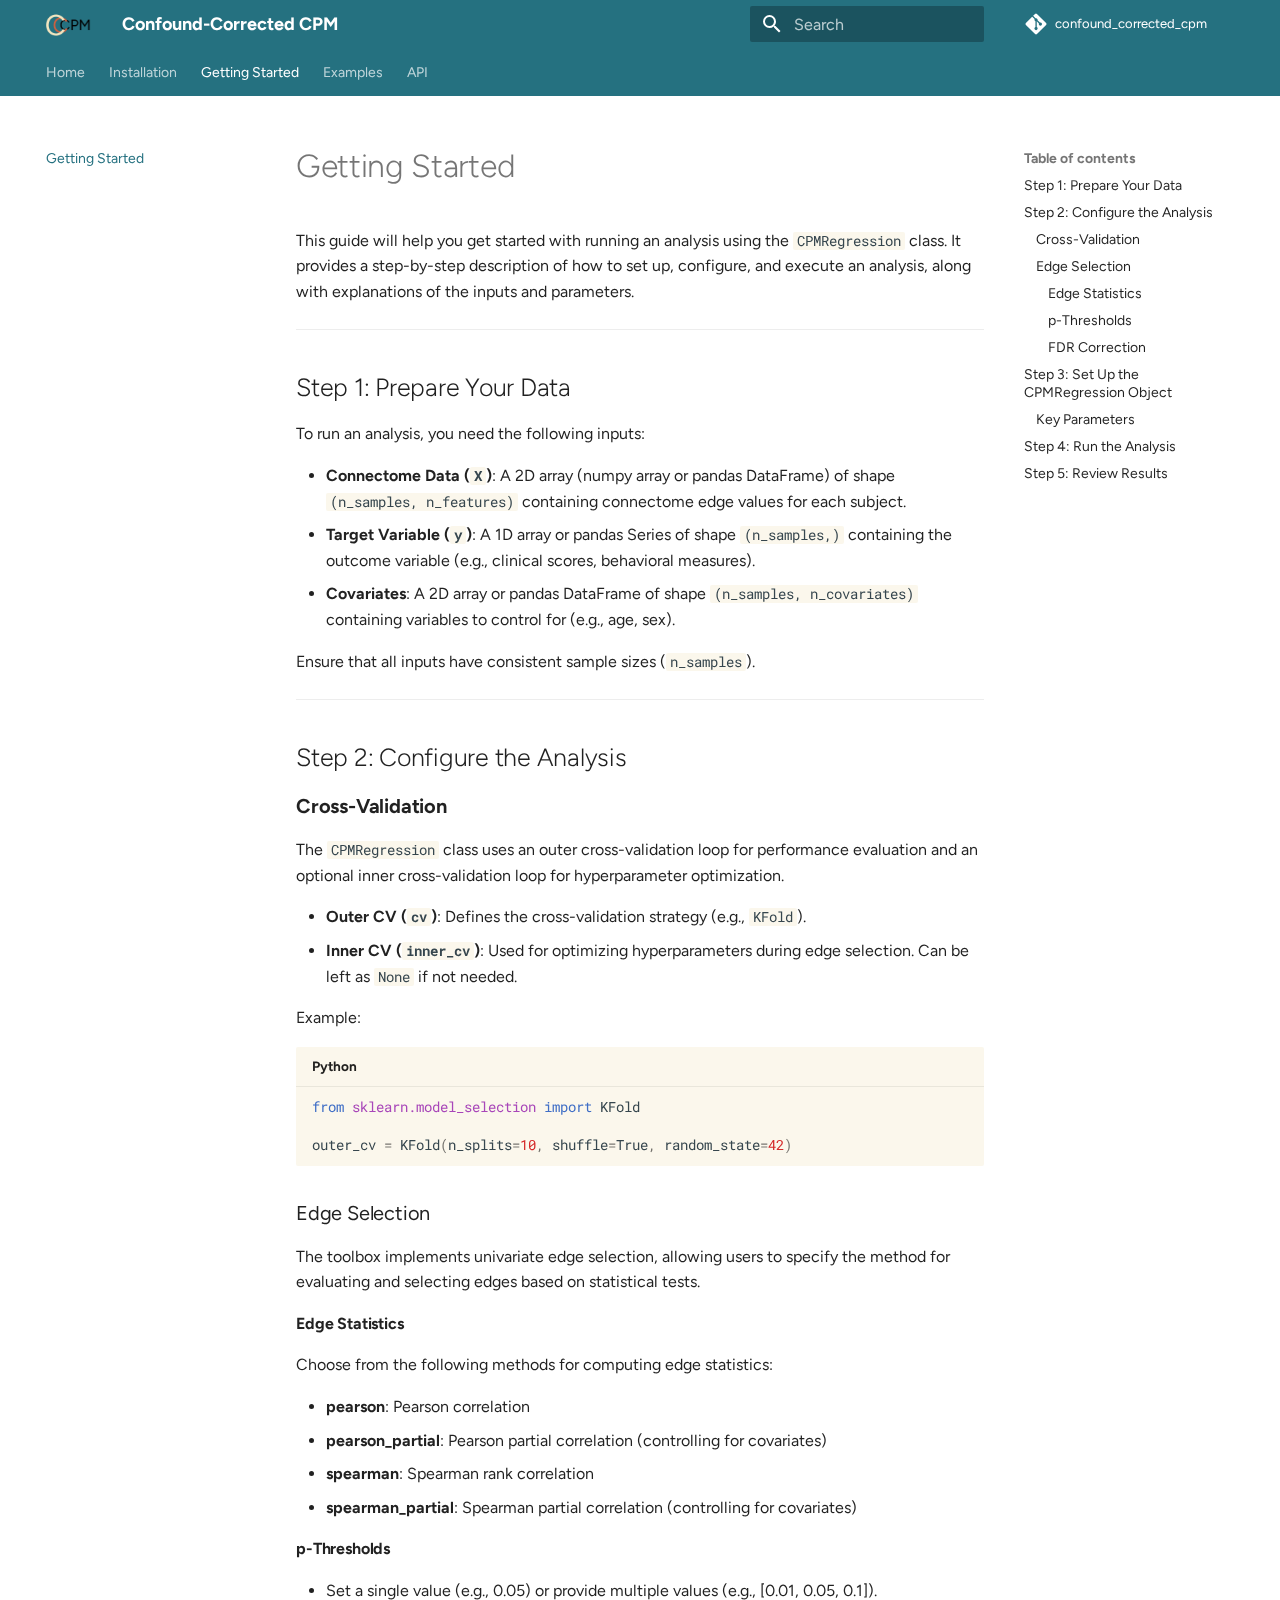
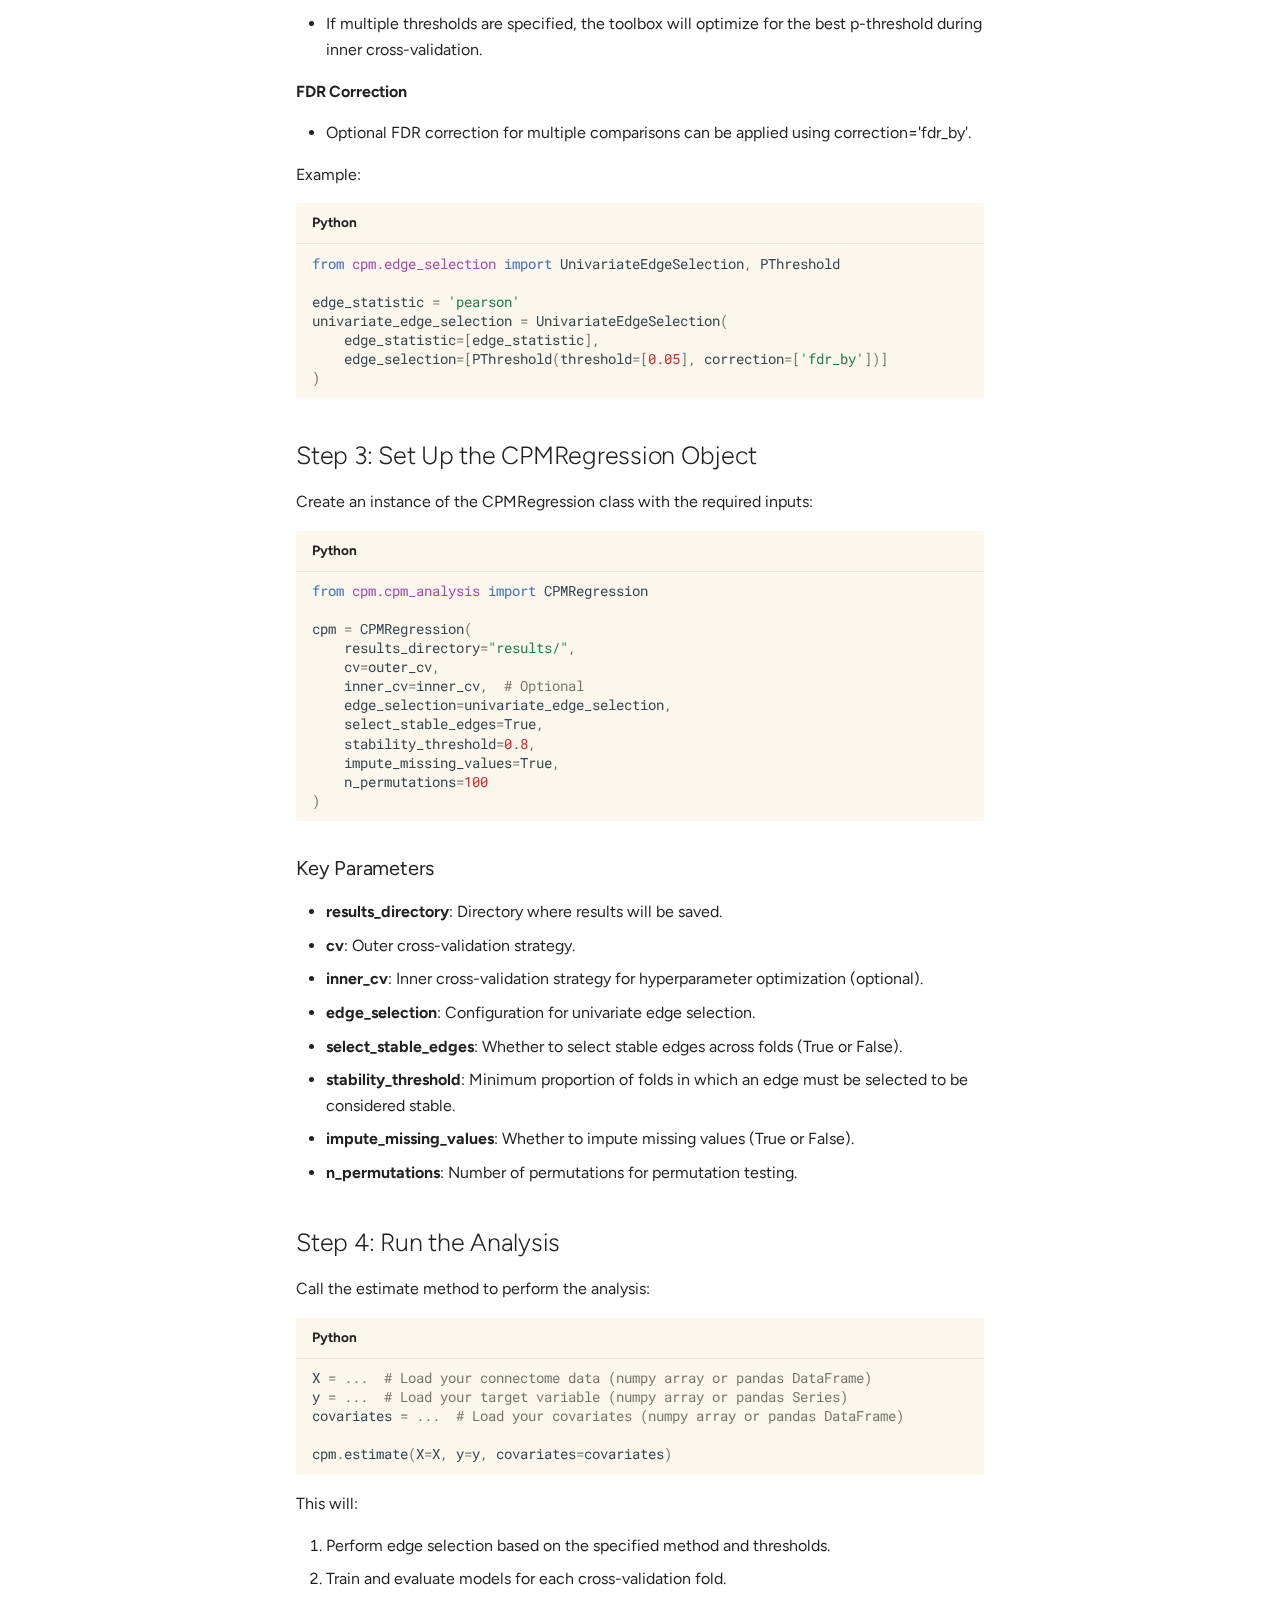
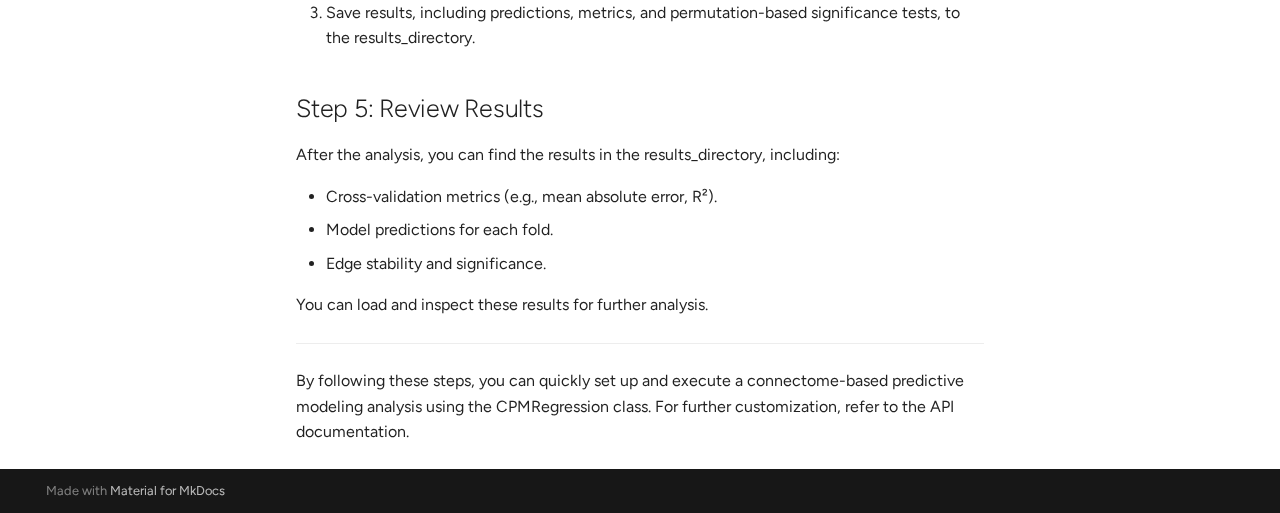
<file: getting_started/index.html>
<!doctype html>
<html lang="en" class="no-js">
  <head>
    
      <meta charset="utf-8">
      <meta name="viewport" content="width=device-width,initial-scale=1">
      
      
      
        <link rel="canonical" href="https://wwu-mmll.github.io/confound_corrected_cpm/getting_started/">
      
      
        <link rel="prev" href="../installation/">
      
      
        <link rel="next" href="../examples/simulated_data/">
      
      
      <link rel="icon" href="../assets/img/CCCPM.png">
      <meta name="generator" content="mkdocs-1.6.1, mkdocs-material-9.5.48">
    
    
      
        <title>Getting Started - Confound-Corrected CPM</title>
      
    
    
      <link rel="stylesheet" href="../assets/stylesheets/main.6f8fc17f.min.css">
      
        
        <link rel="stylesheet" href="../assets/stylesheets/palette.06af60db.min.css">
      
      


    
    
      
    
    
      
        
        
        <link rel="preconnect" href="https://fonts.gstatic.com" crossorigin>
        <link rel="stylesheet" href="https://fonts.googleapis.com/css?family=Figtree:300,300i,400,400i,700,700i%7CRoboto+Mono:400,400i,700,700i&display=fallback">
        <style>:root{--md-text-font:"Figtree";--md-code-font:"Roboto Mono"}</style>
      
    
    
      <link rel="stylesheet" href="../assets/_mkdocstrings.css">
    
      <link rel="stylesheet" href="../stylesheets/extra.css">
    
    <script>__md_scope=new URL("..",location),__md_hash=e=>[...e].reduce(((e,_)=>(e<<5)-e+_.charCodeAt(0)),0),__md_get=(e,_=localStorage,t=__md_scope)=>JSON.parse(_.getItem(t.pathname+"."+e)),__md_set=(e,_,t=localStorage,a=__md_scope)=>{try{t.setItem(a.pathname+"."+e,JSON.stringify(_))}catch(e){}}</script>
    
      

    
    
    
  </head>
  
  
    
    
    
    
    
    <body dir="ltr" data-md-color-scheme="default" data-md-color-primary="custom" data-md-color-accent="custom">
  
    
    <input class="md-toggle" data-md-toggle="drawer" type="checkbox" id="__drawer" autocomplete="off">
    <input class="md-toggle" data-md-toggle="search" type="checkbox" id="__search" autocomplete="off">
    <label class="md-overlay" for="__drawer"></label>
    <div data-md-component="skip">
      
        
        <a href="#getting-started" class="md-skip">
          Skip to content
        </a>
      
    </div>
    <div data-md-component="announce">
      
    </div>
    
    
      

<header class="md-header" data-md-component="header">
  <nav class="md-header__inner md-grid" aria-label="Header">
    <a href=".." title="Confound-Corrected CPM" class="md-header__button md-logo" aria-label="Confound-Corrected CPM" data-md-component="logo">
      
  <img src="../assets/img/CCCPM.png" alt="logo">

    </a>
    <label class="md-header__button md-icon" for="__drawer">
      
      <svg xmlns="http://www.w3.org/2000/svg" viewBox="0 0 24 24"><path d="M3 6h18v2H3zm0 5h18v2H3zm0 5h18v2H3z"/></svg>
    </label>
    <div class="md-header__title" data-md-component="header-title">
      <div class="md-header__ellipsis">
        <div class="md-header__topic">
          <span class="md-ellipsis">
            Confound-Corrected CPM
          </span>
        </div>
        <div class="md-header__topic" data-md-component="header-topic">
          <span class="md-ellipsis">
            
              Getting Started
            
          </span>
        </div>
      </div>
    </div>
    
      
    
    
    
    
      <label class="md-header__button md-icon" for="__search">
        
        <svg xmlns="http://www.w3.org/2000/svg" viewBox="0 0 24 24"><path d="M9.5 3A6.5 6.5 0 0 1 16 9.5c0 1.61-.59 3.09-1.56 4.23l.27.27h.79l5 5-1.5 1.5-5-5v-.79l-.27-.27A6.52 6.52 0 0 1 9.5 16 6.5 6.5 0 0 1 3 9.5 6.5 6.5 0 0 1 9.5 3m0 2C7 5 5 7 5 9.5S7 14 9.5 14 14 12 14 9.5 12 5 9.5 5"/></svg>
      </label>
      <div class="md-search" data-md-component="search" role="dialog">
  <label class="md-search__overlay" for="__search"></label>
  <div class="md-search__inner" role="search">
    <form class="md-search__form" name="search">
      <input type="text" class="md-search__input" name="query" aria-label="Search" placeholder="Search" autocapitalize="off" autocorrect="off" autocomplete="off" spellcheck="false" data-md-component="search-query" required>
      <label class="md-search__icon md-icon" for="__search">
        
        <svg xmlns="http://www.w3.org/2000/svg" viewBox="0 0 24 24"><path d="M9.5 3A6.5 6.5 0 0 1 16 9.5c0 1.61-.59 3.09-1.56 4.23l.27.27h.79l5 5-1.5 1.5-5-5v-.79l-.27-.27A6.52 6.52 0 0 1 9.5 16 6.5 6.5 0 0 1 3 9.5 6.5 6.5 0 0 1 9.5 3m0 2C7 5 5 7 5 9.5S7 14 9.5 14 14 12 14 9.5 12 5 9.5 5"/></svg>
        
        <svg xmlns="http://www.w3.org/2000/svg" viewBox="0 0 24 24"><path d="M20 11v2H8l5.5 5.5-1.42 1.42L4.16 12l7.92-7.92L13.5 5.5 8 11z"/></svg>
      </label>
      <nav class="md-search__options" aria-label="Search">
        
        <button type="reset" class="md-search__icon md-icon" title="Clear" aria-label="Clear" tabindex="-1">
          
          <svg xmlns="http://www.w3.org/2000/svg" viewBox="0 0 24 24"><path d="M19 6.41 17.59 5 12 10.59 6.41 5 5 6.41 10.59 12 5 17.59 6.41 19 12 13.41 17.59 19 19 17.59 13.41 12z"/></svg>
        </button>
      </nav>
      
    </form>
    <div class="md-search__output">
      <div class="md-search__scrollwrap" tabindex="0" data-md-scrollfix>
        <div class="md-search-result" data-md-component="search-result">
          <div class="md-search-result__meta">
            Initializing search
          </div>
          <ol class="md-search-result__list" role="presentation"></ol>
        </div>
      </div>
    </div>
  </div>
</div>
    
    
      <div class="md-header__source">
        <a href="https://github.com/wwu-mmll/confound_corrected_cpm" title="Go to repository" class="md-source" data-md-component="source">
  <div class="md-source__icon md-icon">
    
    <svg xmlns="http://www.w3.org/2000/svg" viewBox="0 0 448 512"><!--! Font Awesome Free 6.7.1 by @fontawesome - https://fontawesome.com License - https://fontawesome.com/license/free (Icons: CC BY 4.0, Fonts: SIL OFL 1.1, Code: MIT License) Copyright 2024 Fonticons, Inc.--><path d="M439.55 236.05 244 40.45a28.87 28.87 0 0 0-40.81 0l-40.66 40.63 51.52 51.52c27.06-9.14 52.68 16.77 43.39 43.68l49.66 49.66c34.23-11.8 61.18 31 35.47 56.69-26.49 26.49-70.21-2.87-56-37.34L240.22 199v121.85c25.3 12.54 22.26 41.85 9.08 55a34.34 34.34 0 0 1-48.55 0c-17.57-17.6-11.07-46.91 11.25-56v-123c-20.8-8.51-24.6-30.74-18.64-45L142.57 101 8.45 235.14a28.86 28.86 0 0 0 0 40.81l195.61 195.6a28.86 28.86 0 0 0 40.8 0l194.69-194.69a28.86 28.86 0 0 0 0-40.81"/></svg>
  </div>
  <div class="md-source__repository">
    confound_corrected_cpm
  </div>
</a>
      </div>
    
  </nav>
  
</header>
    
    <div class="md-container" data-md-component="container">
      
      
        
          
            
<nav class="md-tabs" aria-label="Tabs" data-md-component="tabs">
  <div class="md-grid">
    <ul class="md-tabs__list">
      
        
  
  
  
    <li class="md-tabs__item">
      <a href=".." class="md-tabs__link">
        
  
    
  
  Home

      </a>
    </li>
  

      
        
  
  
  
    <li class="md-tabs__item">
      <a href="../installation/" class="md-tabs__link">
        
  
    
  
  Installation

      </a>
    </li>
  

      
        
  
  
    
  
  
    <li class="md-tabs__item md-tabs__item--active">
      <a href="./" class="md-tabs__link">
        
  
    
  
  Getting Started

      </a>
    </li>
  

      
        
  
  
  
    
    
      <li class="md-tabs__item">
        <a href="../examples/simulated_data/" class="md-tabs__link">
          
  
  Examples

        </a>
      </li>
    
  

      
        
  
  
  
    
    
      <li class="md-tabs__item">
        <a href="../api/cpm_regression/" class="md-tabs__link">
          
  
  API

        </a>
      </li>
    
  

      
    </ul>
  </div>
</nav>
          
        
      
      <main class="md-main" data-md-component="main">
        <div class="md-main__inner md-grid">
          
            
              
              <div class="md-sidebar md-sidebar--primary" data-md-component="sidebar" data-md-type="navigation" >
                <div class="md-sidebar__scrollwrap">
                  <div class="md-sidebar__inner">
                    


  


<nav class="md-nav md-nav--primary md-nav--lifted" aria-label="Navigation" data-md-level="0">
  <label class="md-nav__title" for="__drawer">
    <a href=".." title="Confound-Corrected CPM" class="md-nav__button md-logo" aria-label="Confound-Corrected CPM" data-md-component="logo">
      
  <img src="../assets/img/CCCPM.png" alt="logo">

    </a>
    Confound-Corrected CPM
  </label>
  
    <div class="md-nav__source">
      <a href="https://github.com/wwu-mmll/confound_corrected_cpm" title="Go to repository" class="md-source" data-md-component="source">
  <div class="md-source__icon md-icon">
    
    <svg xmlns="http://www.w3.org/2000/svg" viewBox="0 0 448 512"><!--! Font Awesome Free 6.7.1 by @fontawesome - https://fontawesome.com License - https://fontawesome.com/license/free (Icons: CC BY 4.0, Fonts: SIL OFL 1.1, Code: MIT License) Copyright 2024 Fonticons, Inc.--><path d="M439.55 236.05 244 40.45a28.87 28.87 0 0 0-40.81 0l-40.66 40.63 51.52 51.52c27.06-9.14 52.68 16.77 43.39 43.68l49.66 49.66c34.23-11.8 61.18 31 35.47 56.69-26.49 26.49-70.21-2.87-56-37.34L240.22 199v121.85c25.3 12.54 22.26 41.85 9.08 55a34.34 34.34 0 0 1-48.55 0c-17.57-17.6-11.07-46.91 11.25-56v-123c-20.8-8.51-24.6-30.74-18.64-45L142.57 101 8.45 235.14a28.86 28.86 0 0 0 0 40.81l195.61 195.6a28.86 28.86 0 0 0 40.8 0l194.69-194.69a28.86 28.86 0 0 0 0-40.81"/></svg>
  </div>
  <div class="md-source__repository">
    confound_corrected_cpm
  </div>
</a>
    </div>
  
  <ul class="md-nav__list" data-md-scrollfix>
    
      
      
  
  
  
  
    <li class="md-nav__item">
      <a href=".." class="md-nav__link">
        
  
  <span class="md-ellipsis">
    Home
  </span>
  

      </a>
    </li>
  

    
      
      
  
  
  
  
    <li class="md-nav__item">
      <a href="../installation/" class="md-nav__link">
        
  
  <span class="md-ellipsis">
    Installation
  </span>
  

      </a>
    </li>
  

    
      
      
  
  
    
  
  
  
    <li class="md-nav__item md-nav__item--active">
      
      <input class="md-nav__toggle md-toggle" type="checkbox" id="__toc">
      
      
        
      
      
        <label class="md-nav__link md-nav__link--active" for="__toc">
          
  
  <span class="md-ellipsis">
    Getting Started
  </span>
  

          <span class="md-nav__icon md-icon"></span>
        </label>
      
      <a href="./" class="md-nav__link md-nav__link--active">
        
  
  <span class="md-ellipsis">
    Getting Started
  </span>
  

      </a>
      
        

<nav class="md-nav md-nav--secondary" aria-label="Table of contents">
  
  
  
    
  
  
    <label class="md-nav__title" for="__toc">
      <span class="md-nav__icon md-icon"></span>
      Table of contents
    </label>
    <ul class="md-nav__list" data-md-component="toc" data-md-scrollfix>
      
        <li class="md-nav__item">
  <a href="#step-1-prepare-your-data" class="md-nav__link">
    <span class="md-ellipsis">
      Step 1: Prepare Your Data
    </span>
  </a>
  
</li>
      
        <li class="md-nav__item">
  <a href="#step-2-configure-the-analysis" class="md-nav__link">
    <span class="md-ellipsis">
      Step 2: Configure the Analysis
    </span>
  </a>
  
    <nav class="md-nav" aria-label="Step 2: Configure the Analysis">
      <ul class="md-nav__list">
        
          <li class="md-nav__item">
  <a href="#cross-validation" class="md-nav__link">
    <span class="md-ellipsis">
      Cross-Validation
    </span>
  </a>
  
</li>
        
          <li class="md-nav__item">
  <a href="#edge-selection" class="md-nav__link">
    <span class="md-ellipsis">
      Edge Selection
    </span>
  </a>
  
    <nav class="md-nav" aria-label="Edge Selection">
      <ul class="md-nav__list">
        
          <li class="md-nav__item">
  <a href="#edge-statistics" class="md-nav__link">
    <span class="md-ellipsis">
      Edge Statistics
    </span>
  </a>
  
</li>
        
          <li class="md-nav__item">
  <a href="#p-thresholds" class="md-nav__link">
    <span class="md-ellipsis">
      p-Thresholds
    </span>
  </a>
  
</li>
        
          <li class="md-nav__item">
  <a href="#fdr-correction" class="md-nav__link">
    <span class="md-ellipsis">
      FDR Correction
    </span>
  </a>
  
</li>
        
      </ul>
    </nav>
  
</li>
        
      </ul>
    </nav>
  
</li>
      
        <li class="md-nav__item">
  <a href="#step-3-set-up-the-cpmregression-object" class="md-nav__link">
    <span class="md-ellipsis">
      Step 3: Set Up the CPMRegression Object
    </span>
  </a>
  
    <nav class="md-nav" aria-label="Step 3: Set Up the CPMRegression Object">
      <ul class="md-nav__list">
        
          <li class="md-nav__item">
  <a href="#key-parameters" class="md-nav__link">
    <span class="md-ellipsis">
      Key Parameters
    </span>
  </a>
  
</li>
        
      </ul>
    </nav>
  
</li>
      
        <li class="md-nav__item">
  <a href="#step-4-run-the-analysis" class="md-nav__link">
    <span class="md-ellipsis">
      Step 4: Run the Analysis
    </span>
  </a>
  
</li>
      
        <li class="md-nav__item">
  <a href="#step-5-review-results" class="md-nav__link">
    <span class="md-ellipsis">
      Step 5: Review Results
    </span>
  </a>
  
</li>
      
    </ul>
  
</nav>
      
    </li>
  

    
      
      
  
  
  
  
    
    
    
      
      
        
      
    
    
    <li class="md-nav__item md-nav__item--nested">
      
        
        
        <input class="md-nav__toggle md-toggle " type="checkbox" id="__nav_4" >
        
          
          <label class="md-nav__link" for="__nav_4" id="__nav_4_label" tabindex="0">
            
  
  <span class="md-ellipsis">
    Examples
  </span>
  

            <span class="md-nav__icon md-icon"></span>
          </label>
        
        <nav class="md-nav" data-md-level="1" aria-labelledby="__nav_4_label" aria-expanded="false">
          <label class="md-nav__title" for="__nav_4">
            <span class="md-nav__icon md-icon"></span>
            Examples
          </label>
          <ul class="md-nav__list" data-md-scrollfix>
            
              
                
  
  
  
  
    <li class="md-nav__item">
      <a href="../examples/simulated_data/" class="md-nav__link">
        
  
  <span class="md-ellipsis">
    Simulated Data
  </span>
  

      </a>
    </li>
  

              
            
              
                
  
  
  
  
    <li class="md-nav__item">
      <a href="../examples/human_connectome_project/" class="md-nav__link">
        
  
  <span class="md-ellipsis">
    HCP
  </span>
  

      </a>
    </li>
  

              
            
          </ul>
        </nav>
      
    </li>
  

    
      
      
  
  
  
  
    
    
    
      
      
        
      
    
    
    <li class="md-nav__item md-nav__item--nested">
      
        
        
        <input class="md-nav__toggle md-toggle " type="checkbox" id="__nav_5" >
        
          
          <label class="md-nav__link" for="__nav_5" id="__nav_5_label" tabindex="0">
            
  
  <span class="md-ellipsis">
    API
  </span>
  

            <span class="md-nav__icon md-icon"></span>
          </label>
        
        <nav class="md-nav" data-md-level="1" aria-labelledby="__nav_5_label" aria-expanded="false">
          <label class="md-nav__title" for="__nav_5">
            <span class="md-nav__icon md-icon"></span>
            API
          </label>
          <ul class="md-nav__list" data-md-scrollfix>
            
              
                
  
  
  
  
    <li class="md-nav__item">
      <a href="../api/cpm_regression/" class="md-nav__link">
        
  
  <span class="md-ellipsis">
    CPM Regression
  </span>
  

      </a>
    </li>
  

              
            
              
                
  
  
  
  
    <li class="md-nav__item">
      <a href="../api/edge_selection/" class="md-nav__link">
        
  
  <span class="md-ellipsis">
    Edge Selection
  </span>
  

      </a>
    </li>
  

              
            
              
                
  
  
  
  
    <li class="md-nav__item">
      <a href="../api/models/" class="md-nav__link">
        
  
  <span class="md-ellipsis">
    Models
  </span>
  

      </a>
    </li>
  

              
            
              
                
  
  
  
  
    <li class="md-nav__item">
      <a href="../api/fold/" class="md-nav__link">
        
  
  <span class="md-ellipsis">
    Fold
  </span>
  

      </a>
    </li>
  

              
            
          </ul>
        </nav>
      
    </li>
  

    
  </ul>
</nav>
                  </div>
                </div>
              </div>
            
            
              
              <div class="md-sidebar md-sidebar--secondary" data-md-component="sidebar" data-md-type="toc" >
                <div class="md-sidebar__scrollwrap">
                  <div class="md-sidebar__inner">
                    

<nav class="md-nav md-nav--secondary" aria-label="Table of contents">
  
  
  
    
  
  
    <label class="md-nav__title" for="__toc">
      <span class="md-nav__icon md-icon"></span>
      Table of contents
    </label>
    <ul class="md-nav__list" data-md-component="toc" data-md-scrollfix>
      
        <li class="md-nav__item">
  <a href="#step-1-prepare-your-data" class="md-nav__link">
    <span class="md-ellipsis">
      Step 1: Prepare Your Data
    </span>
  </a>
  
</li>
      
        <li class="md-nav__item">
  <a href="#step-2-configure-the-analysis" class="md-nav__link">
    <span class="md-ellipsis">
      Step 2: Configure the Analysis
    </span>
  </a>
  
    <nav class="md-nav" aria-label="Step 2: Configure the Analysis">
      <ul class="md-nav__list">
        
          <li class="md-nav__item">
  <a href="#cross-validation" class="md-nav__link">
    <span class="md-ellipsis">
      Cross-Validation
    </span>
  </a>
  
</li>
        
          <li class="md-nav__item">
  <a href="#edge-selection" class="md-nav__link">
    <span class="md-ellipsis">
      Edge Selection
    </span>
  </a>
  
    <nav class="md-nav" aria-label="Edge Selection">
      <ul class="md-nav__list">
        
          <li class="md-nav__item">
  <a href="#edge-statistics" class="md-nav__link">
    <span class="md-ellipsis">
      Edge Statistics
    </span>
  </a>
  
</li>
        
          <li class="md-nav__item">
  <a href="#p-thresholds" class="md-nav__link">
    <span class="md-ellipsis">
      p-Thresholds
    </span>
  </a>
  
</li>
        
          <li class="md-nav__item">
  <a href="#fdr-correction" class="md-nav__link">
    <span class="md-ellipsis">
      FDR Correction
    </span>
  </a>
  
</li>
        
      </ul>
    </nav>
  
</li>
        
      </ul>
    </nav>
  
</li>
      
        <li class="md-nav__item">
  <a href="#step-3-set-up-the-cpmregression-object" class="md-nav__link">
    <span class="md-ellipsis">
      Step 3: Set Up the CPMRegression Object
    </span>
  </a>
  
    <nav class="md-nav" aria-label="Step 3: Set Up the CPMRegression Object">
      <ul class="md-nav__list">
        
          <li class="md-nav__item">
  <a href="#key-parameters" class="md-nav__link">
    <span class="md-ellipsis">
      Key Parameters
    </span>
  </a>
  
</li>
        
      </ul>
    </nav>
  
</li>
      
        <li class="md-nav__item">
  <a href="#step-4-run-the-analysis" class="md-nav__link">
    <span class="md-ellipsis">
      Step 4: Run the Analysis
    </span>
  </a>
  
</li>
      
        <li class="md-nav__item">
  <a href="#step-5-review-results" class="md-nav__link">
    <span class="md-ellipsis">
      Step 5: Review Results
    </span>
  </a>
  
</li>
      
    </ul>
  
</nav>
                  </div>
                </div>
              </div>
            
          
          
            <div class="md-content" data-md-component="content">
              <article class="md-content__inner md-typeset">
                
                  

  
  


<h1 id="getting-started">Getting Started</h1>
<p>This guide will help you get started with running an analysis using the <code>CPMRegression</code> class. It provides a step-by-step description of how to set up, configure, and execute an analysis, along with explanations of the inputs and parameters.</p>
<hr />
<h2 id="step-1-prepare-your-data">Step 1: Prepare Your Data</h2>
<p>To run an analysis, you need the following inputs:</p>
<ul>
<li><strong>Connectome Data (<code>X</code>)</strong>: A 2D array (numpy array or pandas DataFrame) of shape <code>(n_samples, n_features)</code> containing connectome edge values for each subject.</li>
<li><strong>Target Variable (<code>y</code>)</strong>: A 1D array or pandas Series of shape <code>(n_samples,)</code> containing the outcome variable (e.g., clinical scores, behavioral measures).</li>
<li><strong>Covariates</strong>: A 2D array or pandas DataFrame of shape <code>(n_samples, n_covariates)</code> containing variables to control for (e.g., age, sex).</li>
</ul>
<p>Ensure that all inputs have consistent sample sizes (<code>n_samples</code>).</p>
<hr />
<h2 id="step-2-configure-the-analysis">Step 2: Configure the Analysis</h2>
<h3 id="cross-validation"><strong>Cross-Validation</strong></h3>
<p>The <code>CPMRegression</code> class uses an outer cross-validation loop for performance evaluation and an optional inner cross-validation loop for hyperparameter optimization.</p>
<ul>
<li><strong>Outer CV (<code>cv</code>)</strong>: Defines the cross-validation strategy (e.g., <code>KFold</code>).</li>
<li><strong>Inner CV (<code>inner_cv</code>)</strong>: Used for optimizing hyperparameters during edge selection. Can be left as <code>None</code> if not needed.</li>
</ul>
<p>Example:</p>
<div class="highlight"><span class="filename">Python</span><pre><span></span><code><span class="kn">from</span> <span class="nn">sklearn.model_selection</span> <span class="kn">import</span> <span class="n">KFold</span>

<span class="n">outer_cv</span> <span class="o">=</span> <span class="n">KFold</span><span class="p">(</span><span class="n">n_splits</span><span class="o">=</span><span class="mi">10</span><span class="p">,</span> <span class="n">shuffle</span><span class="o">=</span><span class="kc">True</span><span class="p">,</span> <span class="n">random_state</span><span class="o">=</span><span class="mi">42</span><span class="p">)</span>
</code></pre></div>
<h3 id="edge-selection">Edge Selection</h3>
<p>The toolbox implements univariate edge selection, allowing users to specify the method for evaluating and selecting edges based on statistical tests.</p>
<h4 id="edge-statistics">Edge Statistics</h4>
<p>Choose from the following methods for computing edge statistics:</p>
<ul>
<li><strong>pearson</strong>: Pearson correlation</li>
<li><strong>pearson_partial</strong>: Pearson partial correlation (controlling for covariates)</li>
<li><strong>spearman</strong>: Spearman rank correlation</li>
<li><strong>spearman_partial</strong>: Spearman partial correlation (controlling for covariates)</li>
</ul>
<h4 id="p-thresholds">p-Thresholds</h4>
<ul>
<li>Set a single value (e.g., 0.05) or provide multiple values (e.g., [0.01, 0.05, 0.1]).</li>
<li>If multiple thresholds are specified, the toolbox will optimize for the best p-threshold during inner cross-validation.</li>
</ul>
<h4 id="fdr-correction">FDR Correction</h4>
<ul>
<li>Optional FDR correction for multiple comparisons can be applied using correction='fdr_by'.</li>
</ul>
<p>Example:</p>
<div class="highlight"><span class="filename">Python</span><pre><span></span><code><span class="kn">from</span> <span class="nn">cpm.edge_selection</span> <span class="kn">import</span> <span class="n">UnivariateEdgeSelection</span><span class="p">,</span> <span class="n">PThreshold</span>

<span class="n">edge_statistic</span> <span class="o">=</span> <span class="s1">&#39;pearson&#39;</span>
<span class="n">univariate_edge_selection</span> <span class="o">=</span> <span class="n">UnivariateEdgeSelection</span><span class="p">(</span>
    <span class="n">edge_statistic</span><span class="o">=</span><span class="p">[</span><span class="n">edge_statistic</span><span class="p">],</span>
    <span class="n">edge_selection</span><span class="o">=</span><span class="p">[</span><span class="n">PThreshold</span><span class="p">(</span><span class="n">threshold</span><span class="o">=</span><span class="p">[</span><span class="mf">0.05</span><span class="p">],</span> <span class="n">correction</span><span class="o">=</span><span class="p">[</span><span class="s1">&#39;fdr_by&#39;</span><span class="p">])]</span>
<span class="p">)</span>
</code></pre></div>
<h2 id="step-3-set-up-the-cpmregression-object">Step 3: Set Up the CPMRegression Object</h2>
<p>Create an instance of the CPMRegression class with the required inputs:</p>
<div class="highlight"><span class="filename">Python</span><pre><span></span><code><span class="kn">from</span> <span class="nn">cpm.cpm_analysis</span> <span class="kn">import</span> <span class="n">CPMRegression</span>

<span class="n">cpm</span> <span class="o">=</span> <span class="n">CPMRegression</span><span class="p">(</span>
    <span class="n">results_directory</span><span class="o">=</span><span class="s2">&quot;results/&quot;</span><span class="p">,</span>
    <span class="n">cv</span><span class="o">=</span><span class="n">outer_cv</span><span class="p">,</span>
    <span class="n">inner_cv</span><span class="o">=</span><span class="n">inner_cv</span><span class="p">,</span>  <span class="c1"># Optional</span>
    <span class="n">edge_selection</span><span class="o">=</span><span class="n">univariate_edge_selection</span><span class="p">,</span>
    <span class="n">select_stable_edges</span><span class="o">=</span><span class="kc">True</span><span class="p">,</span>
    <span class="n">stability_threshold</span><span class="o">=</span><span class="mf">0.8</span><span class="p">,</span>
    <span class="n">impute_missing_values</span><span class="o">=</span><span class="kc">True</span><span class="p">,</span>
    <span class="n">n_permutations</span><span class="o">=</span><span class="mi">100</span>
<span class="p">)</span>
</code></pre></div>
<h3 id="key-parameters">Key Parameters</h3>
<ul>
<li><strong>results_directory</strong>: Directory where results will be saved.</li>
<li><strong>cv</strong>: Outer cross-validation strategy.</li>
<li><strong>inner_cv</strong>: Inner cross-validation strategy for hyperparameter optimization (optional).</li>
<li><strong>edge_selection</strong>: Configuration for univariate edge selection.</li>
<li><strong>select_stable_edges</strong>: Whether to select stable edges across folds (True or False).</li>
<li><strong>stability_threshold</strong>: Minimum proportion of folds in which an edge must be selected to be considered stable.</li>
<li><strong>impute_missing_values</strong>: Whether to impute missing values (True or False).</li>
<li><strong>n_permutations</strong>: Number of permutations for permutation testing.</li>
</ul>
<h2 id="step-4-run-the-analysis">Step 4: Run the Analysis</h2>
<p>Call the estimate method to perform the analysis:</p>
<div class="highlight"><span class="filename">Python</span><pre><span></span><code><span class="n">X</span> <span class="o">=</span> <span class="o">...</span>  <span class="c1"># Load your connectome data (numpy array or pandas DataFrame)</span>
<span class="n">y</span> <span class="o">=</span> <span class="o">...</span>  <span class="c1"># Load your target variable (numpy array or pandas Series)</span>
<span class="n">covariates</span> <span class="o">=</span> <span class="o">...</span>  <span class="c1"># Load your covariates (numpy array or pandas DataFrame)</span>

<span class="n">cpm</span><span class="o">.</span><span class="n">estimate</span><span class="p">(</span><span class="n">X</span><span class="o">=</span><span class="n">X</span><span class="p">,</span> <span class="n">y</span><span class="o">=</span><span class="n">y</span><span class="p">,</span> <span class="n">covariates</span><span class="o">=</span><span class="n">covariates</span><span class="p">)</span>
</code></pre></div>
<p>This will:</p>
<ol>
<li>Perform edge selection based on the specified method and thresholds.</li>
<li>Train and evaluate models for each cross-validation fold.</li>
<li>Save results, including predictions, metrics, and permutation-based significance tests, to the results_directory.</li>
</ol>
<h2 id="step-5-review-results">Step 5: Review Results</h2>
<p>After the analysis, you can find the results in the results_directory, including:</p>
<ul>
<li>Cross-validation metrics (e.g., mean absolute error, R²).</li>
<li>Model predictions for each fold.</li>
<li>Edge stability and significance.</li>
</ul>
<p>You can load and inspect these results for further analysis.</p>
<hr />
<p>By following these steps, you can quickly set up and execute a connectome-based predictive modeling analysis using the CPMRegression class. For further customization, refer to the API documentation.</p>












                
              </article>
            </div>
          
          
<script>var target=document.getElementById(location.hash.slice(1));target&&target.name&&(target.checked=target.name.startsWith("__tabbed_"))</script>
        </div>
        
      </main>
      
        <footer class="md-footer">
  
  <div class="md-footer-meta md-typeset">
    <div class="md-footer-meta__inner md-grid">
      <div class="md-copyright">
  
  
    Made with
    <a href="https://squidfunk.github.io/mkdocs-material/" target="_blank" rel="noopener">
      Material for MkDocs
    </a>
  
</div>
      
    </div>
  </div>
</footer>
      
    </div>
    <div class="md-dialog" data-md-component="dialog">
      <div class="md-dialog__inner md-typeset"></div>
    </div>
    
    
    <script id="__config" type="application/json">{"base": "..", "features": ["toc.follow", "navigation.tabs", "navigation.sections"], "search": "../assets/javascripts/workers/search.6ce7567c.min.js", "translations": {"clipboard.copied": "Copied to clipboard", "clipboard.copy": "Copy to clipboard", "search.result.more.one": "1 more on this page", "search.result.more.other": "# more on this page", "search.result.none": "No matching documents", "search.result.one": "1 matching document", "search.result.other": "# matching documents", "search.result.placeholder": "Type to start searching", "search.result.term.missing": "Missing", "select.version": "Select version"}}</script>
    
    
      <script src="../assets/javascripts/bundle.83f73b43.min.js"></script>
      
    
  </body>
</html>
</file>
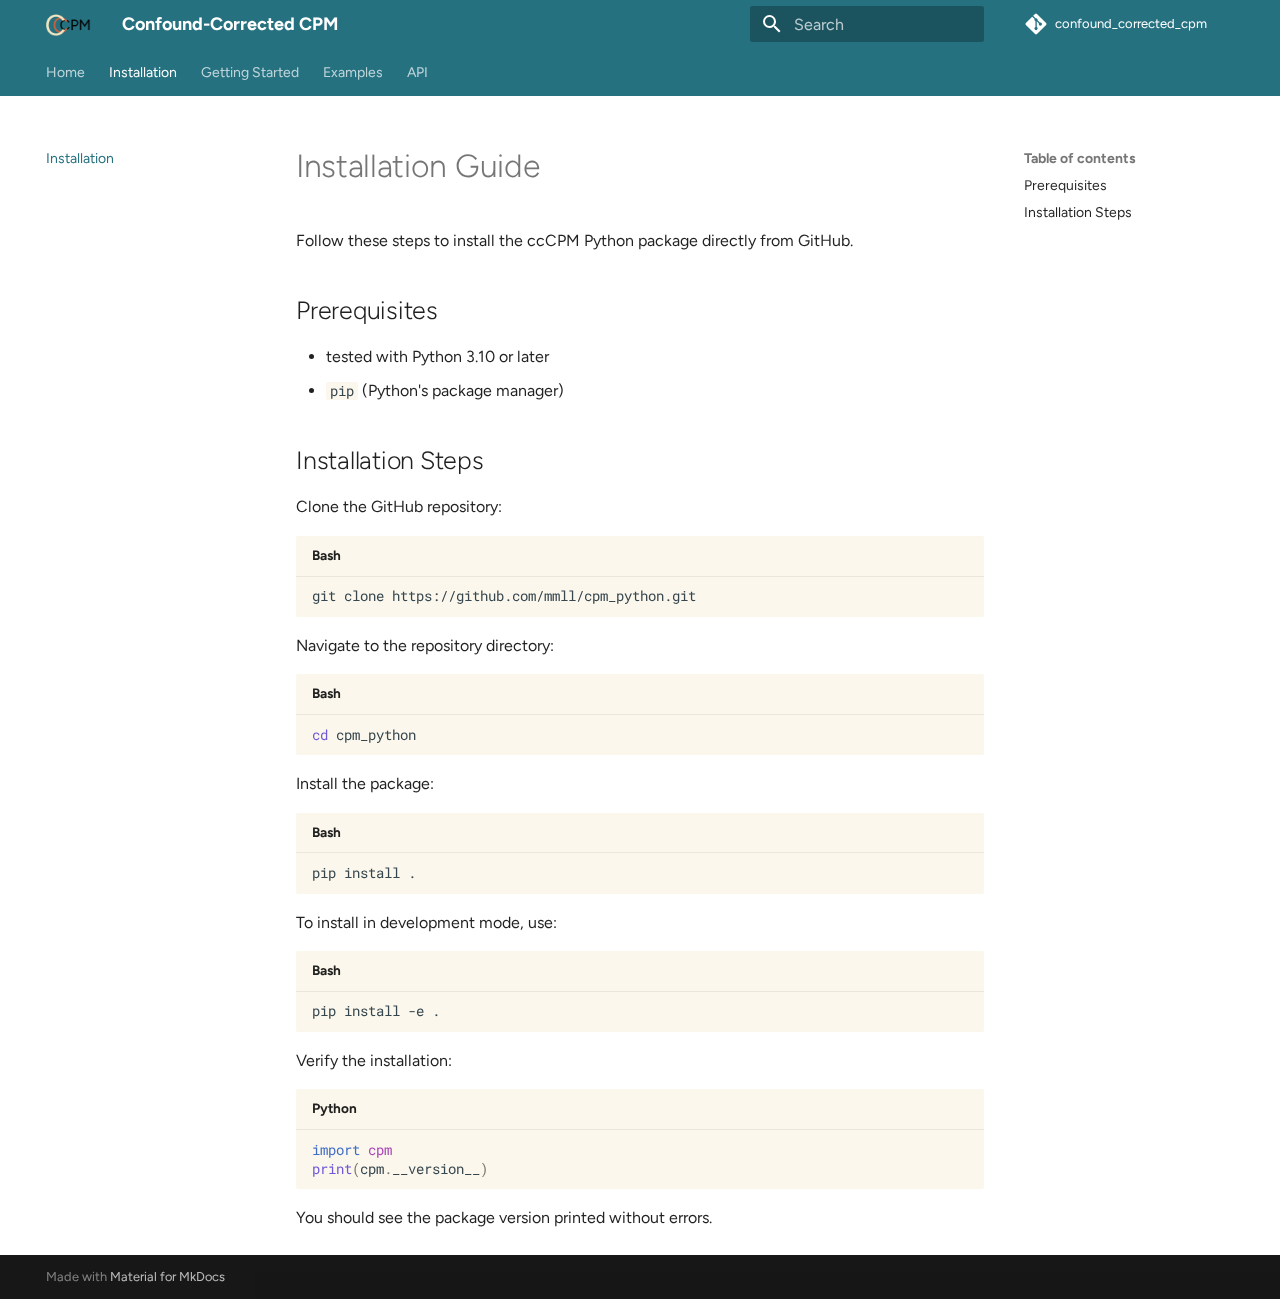
<file: installation/index.html>
<!doctype html>
<html lang="en" class="no-js">
  <head>
    
      <meta charset="utf-8">
      <meta name="viewport" content="width=device-width,initial-scale=1">
      
      
      
        <link rel="canonical" href="https://wwu-mmll.github.io/confound_corrected_cpm/installation/">
      
      
        <link rel="prev" href="..">
      
      
        <link rel="next" href="../getting_started/">
      
      
      <link rel="icon" href="../assets/img/CCCPM.png">
      <meta name="generator" content="mkdocs-1.6.1, mkdocs-material-9.5.48">
    
    
      
        <title>Installation - Confound-Corrected CPM</title>
      
    
    
      <link rel="stylesheet" href="../assets/stylesheets/main.6f8fc17f.min.css">
      
        
        <link rel="stylesheet" href="../assets/stylesheets/palette.06af60db.min.css">
      
      


    
    
      
    
    
      
        
        
        <link rel="preconnect" href="https://fonts.gstatic.com" crossorigin>
        <link rel="stylesheet" href="https://fonts.googleapis.com/css?family=Figtree:300,300i,400,400i,700,700i%7CRoboto+Mono:400,400i,700,700i&display=fallback">
        <style>:root{--md-text-font:"Figtree";--md-code-font:"Roboto Mono"}</style>
      
    
    
      <link rel="stylesheet" href="../assets/_mkdocstrings.css">
    
      <link rel="stylesheet" href="../stylesheets/extra.css">
    
    <script>__md_scope=new URL("..",location),__md_hash=e=>[...e].reduce(((e,_)=>(e<<5)-e+_.charCodeAt(0)),0),__md_get=(e,_=localStorage,t=__md_scope)=>JSON.parse(_.getItem(t.pathname+"."+e)),__md_set=(e,_,t=localStorage,a=__md_scope)=>{try{t.setItem(a.pathname+"."+e,JSON.stringify(_))}catch(e){}}</script>
    
      

    
    
    
  </head>
  
  
    
    
    
    
    
    <body dir="ltr" data-md-color-scheme="default" data-md-color-primary="custom" data-md-color-accent="custom">
  
    
    <input class="md-toggle" data-md-toggle="drawer" type="checkbox" id="__drawer" autocomplete="off">
    <input class="md-toggle" data-md-toggle="search" type="checkbox" id="__search" autocomplete="off">
    <label class="md-overlay" for="__drawer"></label>
    <div data-md-component="skip">
      
        
        <a href="#installation-guide" class="md-skip">
          Skip to content
        </a>
      
    </div>
    <div data-md-component="announce">
      
    </div>
    
    
      

<header class="md-header" data-md-component="header">
  <nav class="md-header__inner md-grid" aria-label="Header">
    <a href=".." title="Confound-Corrected CPM" class="md-header__button md-logo" aria-label="Confound-Corrected CPM" data-md-component="logo">
      
  <img src="../assets/img/CCCPM.png" alt="logo">

    </a>
    <label class="md-header__button md-icon" for="__drawer">
      
      <svg xmlns="http://www.w3.org/2000/svg" viewBox="0 0 24 24"><path d="M3 6h18v2H3zm0 5h18v2H3zm0 5h18v2H3z"/></svg>
    </label>
    <div class="md-header__title" data-md-component="header-title">
      <div class="md-header__ellipsis">
        <div class="md-header__topic">
          <span class="md-ellipsis">
            Confound-Corrected CPM
          </span>
        </div>
        <div class="md-header__topic" data-md-component="header-topic">
          <span class="md-ellipsis">
            
              Installation
            
          </span>
        </div>
      </div>
    </div>
    
      
    
    
    
    
      <label class="md-header__button md-icon" for="__search">
        
        <svg xmlns="http://www.w3.org/2000/svg" viewBox="0 0 24 24"><path d="M9.5 3A6.5 6.5 0 0 1 16 9.5c0 1.61-.59 3.09-1.56 4.23l.27.27h.79l5 5-1.5 1.5-5-5v-.79l-.27-.27A6.52 6.52 0 0 1 9.5 16 6.5 6.5 0 0 1 3 9.5 6.5 6.5 0 0 1 9.5 3m0 2C7 5 5 7 5 9.5S7 14 9.5 14 14 12 14 9.5 12 5 9.5 5"/></svg>
      </label>
      <div class="md-search" data-md-component="search" role="dialog">
  <label class="md-search__overlay" for="__search"></label>
  <div class="md-search__inner" role="search">
    <form class="md-search__form" name="search">
      <input type="text" class="md-search__input" name="query" aria-label="Search" placeholder="Search" autocapitalize="off" autocorrect="off" autocomplete="off" spellcheck="false" data-md-component="search-query" required>
      <label class="md-search__icon md-icon" for="__search">
        
        <svg xmlns="http://www.w3.org/2000/svg" viewBox="0 0 24 24"><path d="M9.5 3A6.5 6.5 0 0 1 16 9.5c0 1.61-.59 3.09-1.56 4.23l.27.27h.79l5 5-1.5 1.5-5-5v-.79l-.27-.27A6.52 6.52 0 0 1 9.5 16 6.5 6.5 0 0 1 3 9.5 6.5 6.5 0 0 1 9.5 3m0 2C7 5 5 7 5 9.5S7 14 9.5 14 14 12 14 9.5 12 5 9.5 5"/></svg>
        
        <svg xmlns="http://www.w3.org/2000/svg" viewBox="0 0 24 24"><path d="M20 11v2H8l5.5 5.5-1.42 1.42L4.16 12l7.92-7.92L13.5 5.5 8 11z"/></svg>
      </label>
      <nav class="md-search__options" aria-label="Search">
        
        <button type="reset" class="md-search__icon md-icon" title="Clear" aria-label="Clear" tabindex="-1">
          
          <svg xmlns="http://www.w3.org/2000/svg" viewBox="0 0 24 24"><path d="M19 6.41 17.59 5 12 10.59 6.41 5 5 6.41 10.59 12 5 17.59 6.41 19 12 13.41 17.59 19 19 17.59 13.41 12z"/></svg>
        </button>
      </nav>
      
    </form>
    <div class="md-search__output">
      <div class="md-search__scrollwrap" tabindex="0" data-md-scrollfix>
        <div class="md-search-result" data-md-component="search-result">
          <div class="md-search-result__meta">
            Initializing search
          </div>
          <ol class="md-search-result__list" role="presentation"></ol>
        </div>
      </div>
    </div>
  </div>
</div>
    
    
      <div class="md-header__source">
        <a href="https://github.com/wwu-mmll/confound_corrected_cpm" title="Go to repository" class="md-source" data-md-component="source">
  <div class="md-source__icon md-icon">
    
    <svg xmlns="http://www.w3.org/2000/svg" viewBox="0 0 448 512"><!--! Font Awesome Free 6.7.1 by @fontawesome - https://fontawesome.com License - https://fontawesome.com/license/free (Icons: CC BY 4.0, Fonts: SIL OFL 1.1, Code: MIT License) Copyright 2024 Fonticons, Inc.--><path d="M439.55 236.05 244 40.45a28.87 28.87 0 0 0-40.81 0l-40.66 40.63 51.52 51.52c27.06-9.14 52.68 16.77 43.39 43.68l49.66 49.66c34.23-11.8 61.18 31 35.47 56.69-26.49 26.49-70.21-2.87-56-37.34L240.22 199v121.85c25.3 12.54 22.26 41.85 9.08 55a34.34 34.34 0 0 1-48.55 0c-17.57-17.6-11.07-46.91 11.25-56v-123c-20.8-8.51-24.6-30.74-18.64-45L142.57 101 8.45 235.14a28.86 28.86 0 0 0 0 40.81l195.61 195.6a28.86 28.86 0 0 0 40.8 0l194.69-194.69a28.86 28.86 0 0 0 0-40.81"/></svg>
  </div>
  <div class="md-source__repository">
    confound_corrected_cpm
  </div>
</a>
      </div>
    
  </nav>
  
</header>
    
    <div class="md-container" data-md-component="container">
      
      
        
          
            
<nav class="md-tabs" aria-label="Tabs" data-md-component="tabs">
  <div class="md-grid">
    <ul class="md-tabs__list">
      
        
  
  
  
    <li class="md-tabs__item">
      <a href=".." class="md-tabs__link">
        
  
    
  
  Home

      </a>
    </li>
  

      
        
  
  
    
  
  
    <li class="md-tabs__item md-tabs__item--active">
      <a href="./" class="md-tabs__link">
        
  
    
  
  Installation

      </a>
    </li>
  

      
        
  
  
  
    <li class="md-tabs__item">
      <a href="../getting_started/" class="md-tabs__link">
        
  
    
  
  Getting Started

      </a>
    </li>
  

      
        
  
  
  
    
    
      <li class="md-tabs__item">
        <a href="../examples/simulated_data/" class="md-tabs__link">
          
  
  Examples

        </a>
      </li>
    
  

      
        
  
  
  
    
    
      <li class="md-tabs__item">
        <a href="../api/cpm_regression/" class="md-tabs__link">
          
  
  API

        </a>
      </li>
    
  

      
    </ul>
  </div>
</nav>
          
        
      
      <main class="md-main" data-md-component="main">
        <div class="md-main__inner md-grid">
          
            
              
              <div class="md-sidebar md-sidebar--primary" data-md-component="sidebar" data-md-type="navigation" >
                <div class="md-sidebar__scrollwrap">
                  <div class="md-sidebar__inner">
                    


  


<nav class="md-nav md-nav--primary md-nav--lifted" aria-label="Navigation" data-md-level="0">
  <label class="md-nav__title" for="__drawer">
    <a href=".." title="Confound-Corrected CPM" class="md-nav__button md-logo" aria-label="Confound-Corrected CPM" data-md-component="logo">
      
  <img src="../assets/img/CCCPM.png" alt="logo">

    </a>
    Confound-Corrected CPM
  </label>
  
    <div class="md-nav__source">
      <a href="https://github.com/wwu-mmll/confound_corrected_cpm" title="Go to repository" class="md-source" data-md-component="source">
  <div class="md-source__icon md-icon">
    
    <svg xmlns="http://www.w3.org/2000/svg" viewBox="0 0 448 512"><!--! Font Awesome Free 6.7.1 by @fontawesome - https://fontawesome.com License - https://fontawesome.com/license/free (Icons: CC BY 4.0, Fonts: SIL OFL 1.1, Code: MIT License) Copyright 2024 Fonticons, Inc.--><path d="M439.55 236.05 244 40.45a28.87 28.87 0 0 0-40.81 0l-40.66 40.63 51.52 51.52c27.06-9.14 52.68 16.77 43.39 43.68l49.66 49.66c34.23-11.8 61.18 31 35.47 56.69-26.49 26.49-70.21-2.87-56-37.34L240.22 199v121.85c25.3 12.54 22.26 41.85 9.08 55a34.34 34.34 0 0 1-48.55 0c-17.57-17.6-11.07-46.91 11.25-56v-123c-20.8-8.51-24.6-30.74-18.64-45L142.57 101 8.45 235.14a28.86 28.86 0 0 0 0 40.81l195.61 195.6a28.86 28.86 0 0 0 40.8 0l194.69-194.69a28.86 28.86 0 0 0 0-40.81"/></svg>
  </div>
  <div class="md-source__repository">
    confound_corrected_cpm
  </div>
</a>
    </div>
  
  <ul class="md-nav__list" data-md-scrollfix>
    
      
      
  
  
  
  
    <li class="md-nav__item">
      <a href=".." class="md-nav__link">
        
  
  <span class="md-ellipsis">
    Home
  </span>
  

      </a>
    </li>
  

    
      
      
  
  
    
  
  
  
    <li class="md-nav__item md-nav__item--active">
      
      <input class="md-nav__toggle md-toggle" type="checkbox" id="__toc">
      
      
        
      
      
        <label class="md-nav__link md-nav__link--active" for="__toc">
          
  
  <span class="md-ellipsis">
    Installation
  </span>
  

          <span class="md-nav__icon md-icon"></span>
        </label>
      
      <a href="./" class="md-nav__link md-nav__link--active">
        
  
  <span class="md-ellipsis">
    Installation
  </span>
  

      </a>
      
        

<nav class="md-nav md-nav--secondary" aria-label="Table of contents">
  
  
  
    
  
  
    <label class="md-nav__title" for="__toc">
      <span class="md-nav__icon md-icon"></span>
      Table of contents
    </label>
    <ul class="md-nav__list" data-md-component="toc" data-md-scrollfix>
      
        <li class="md-nav__item">
  <a href="#prerequisites" class="md-nav__link">
    <span class="md-ellipsis">
      Prerequisites
    </span>
  </a>
  
</li>
      
        <li class="md-nav__item">
  <a href="#installation-steps" class="md-nav__link">
    <span class="md-ellipsis">
      Installation Steps
    </span>
  </a>
  
</li>
      
    </ul>
  
</nav>
      
    </li>
  

    
      
      
  
  
  
  
    <li class="md-nav__item">
      <a href="../getting_started/" class="md-nav__link">
        
  
  <span class="md-ellipsis">
    Getting Started
  </span>
  

      </a>
    </li>
  

    
      
      
  
  
  
  
    
    
    
      
      
        
      
    
    
    <li class="md-nav__item md-nav__item--nested">
      
        
        
        <input class="md-nav__toggle md-toggle " type="checkbox" id="__nav_4" >
        
          
          <label class="md-nav__link" for="__nav_4" id="__nav_4_label" tabindex="0">
            
  
  <span class="md-ellipsis">
    Examples
  </span>
  

            <span class="md-nav__icon md-icon"></span>
          </label>
        
        <nav class="md-nav" data-md-level="1" aria-labelledby="__nav_4_label" aria-expanded="false">
          <label class="md-nav__title" for="__nav_4">
            <span class="md-nav__icon md-icon"></span>
            Examples
          </label>
          <ul class="md-nav__list" data-md-scrollfix>
            
              
                
  
  
  
  
    <li class="md-nav__item">
      <a href="../examples/simulated_data/" class="md-nav__link">
        
  
  <span class="md-ellipsis">
    Simulated Data
  </span>
  

      </a>
    </li>
  

              
            
              
                
  
  
  
  
    <li class="md-nav__item">
      <a href="../examples/human_connectome_project/" class="md-nav__link">
        
  
  <span class="md-ellipsis">
    HCP
  </span>
  

      </a>
    </li>
  

              
            
          </ul>
        </nav>
      
    </li>
  

    
      
      
  
  
  
  
    
    
    
      
      
        
      
    
    
    <li class="md-nav__item md-nav__item--nested">
      
        
        
        <input class="md-nav__toggle md-toggle " type="checkbox" id="__nav_5" >
        
          
          <label class="md-nav__link" for="__nav_5" id="__nav_5_label" tabindex="0">
            
  
  <span class="md-ellipsis">
    API
  </span>
  

            <span class="md-nav__icon md-icon"></span>
          </label>
        
        <nav class="md-nav" data-md-level="1" aria-labelledby="__nav_5_label" aria-expanded="false">
          <label class="md-nav__title" for="__nav_5">
            <span class="md-nav__icon md-icon"></span>
            API
          </label>
          <ul class="md-nav__list" data-md-scrollfix>
            
              
                
  
  
  
  
    <li class="md-nav__item">
      <a href="../api/cpm_regression/" class="md-nav__link">
        
  
  <span class="md-ellipsis">
    CPM Regression
  </span>
  

      </a>
    </li>
  

              
            
              
                
  
  
  
  
    <li class="md-nav__item">
      <a href="../api/edge_selection/" class="md-nav__link">
        
  
  <span class="md-ellipsis">
    Edge Selection
  </span>
  

      </a>
    </li>
  

              
            
              
                
  
  
  
  
    <li class="md-nav__item">
      <a href="../api/models/" class="md-nav__link">
        
  
  <span class="md-ellipsis">
    Models
  </span>
  

      </a>
    </li>
  

              
            
              
                
  
  
  
  
    <li class="md-nav__item">
      <a href="../api/fold/" class="md-nav__link">
        
  
  <span class="md-ellipsis">
    Fold
  </span>
  

      </a>
    </li>
  

              
            
          </ul>
        </nav>
      
    </li>
  

    
  </ul>
</nav>
                  </div>
                </div>
              </div>
            
            
              
              <div class="md-sidebar md-sidebar--secondary" data-md-component="sidebar" data-md-type="toc" >
                <div class="md-sidebar__scrollwrap">
                  <div class="md-sidebar__inner">
                    

<nav class="md-nav md-nav--secondary" aria-label="Table of contents">
  
  
  
    
  
  
    <label class="md-nav__title" for="__toc">
      <span class="md-nav__icon md-icon"></span>
      Table of contents
    </label>
    <ul class="md-nav__list" data-md-component="toc" data-md-scrollfix>
      
        <li class="md-nav__item">
  <a href="#prerequisites" class="md-nav__link">
    <span class="md-ellipsis">
      Prerequisites
    </span>
  </a>
  
</li>
      
        <li class="md-nav__item">
  <a href="#installation-steps" class="md-nav__link">
    <span class="md-ellipsis">
      Installation Steps
    </span>
  </a>
  
</li>
      
    </ul>
  
</nav>
                  </div>
                </div>
              </div>
            
          
          
            <div class="md-content" data-md-component="content">
              <article class="md-content__inner md-typeset">
                
                  

  
  


<h1 id="installation-guide">Installation Guide</h1>
<p>Follow these steps to install the ccCPM Python package directly from GitHub.</p>
<h2 id="prerequisites">Prerequisites</h2>
<ul>
<li>tested with Python 3.10 or later</li>
<li><code>pip</code> (Python's package manager)</li>
</ul>
<h2 id="installation-steps">Installation Steps</h2>
<p>Clone the GitHub repository:</p>
<div class="highlight"><span class="filename">Bash</span><pre><span></span><code>git<span class="w"> </span>clone<span class="w"> </span>https://github.com/mmll/cpm_python.git
</code></pre></div>
<p>Navigate to the repository directory:</p>
<div class="highlight"><span class="filename">Bash</span><pre><span></span><code><span class="nb">cd</span><span class="w"> </span>cpm_python
</code></pre></div>
<p>Install the package:</p>
<div class="highlight"><span class="filename">Bash</span><pre><span></span><code>pip<span class="w"> </span>install<span class="w"> </span>.
</code></pre></div>
<p>To install in development mode, use:</p>
<div class="highlight"><span class="filename">Bash</span><pre><span></span><code>pip<span class="w"> </span>install<span class="w"> </span>-e<span class="w"> </span>.
</code></pre></div>
<p>Verify the installation:</p>
<div class="highlight"><span class="filename">Python</span><pre><span></span><code><span class="kn">import</span> <span class="nn">cpm</span>
<span class="nb">print</span><span class="p">(</span><span class="n">cpm</span><span class="o">.</span><span class="n">__version__</span><span class="p">)</span>
</code></pre></div>
<p>You should see the package version printed without errors.</p>












                
              </article>
            </div>
          
          
<script>var target=document.getElementById(location.hash.slice(1));target&&target.name&&(target.checked=target.name.startsWith("__tabbed_"))</script>
        </div>
        
      </main>
      
        <footer class="md-footer">
  
  <div class="md-footer-meta md-typeset">
    <div class="md-footer-meta__inner md-grid">
      <div class="md-copyright">
  
  
    Made with
    <a href="https://squidfunk.github.io/mkdocs-material/" target="_blank" rel="noopener">
      Material for MkDocs
    </a>
  
</div>
      
    </div>
  </div>
</footer>
      
    </div>
    <div class="md-dialog" data-md-component="dialog">
      <div class="md-dialog__inner md-typeset"></div>
    </div>
    
    
    <script id="__config" type="application/json">{"base": "..", "features": ["toc.follow", "navigation.tabs", "navigation.sections"], "search": "../assets/javascripts/workers/search.6ce7567c.min.js", "translations": {"clipboard.copied": "Copied to clipboard", "clipboard.copy": "Copy to clipboard", "search.result.more.one": "1 more on this page", "search.result.more.other": "# more on this page", "search.result.none": "No matching documents", "search.result.one": "1 matching document", "search.result.other": "# matching documents", "search.result.placeholder": "Type to start searching", "search.result.term.missing": "Missing", "select.version": "Select version"}}</script>
    
    
      <script src="../assets/javascripts/bundle.83f73b43.min.js"></script>
      
    
  </body>
</html>
</file>
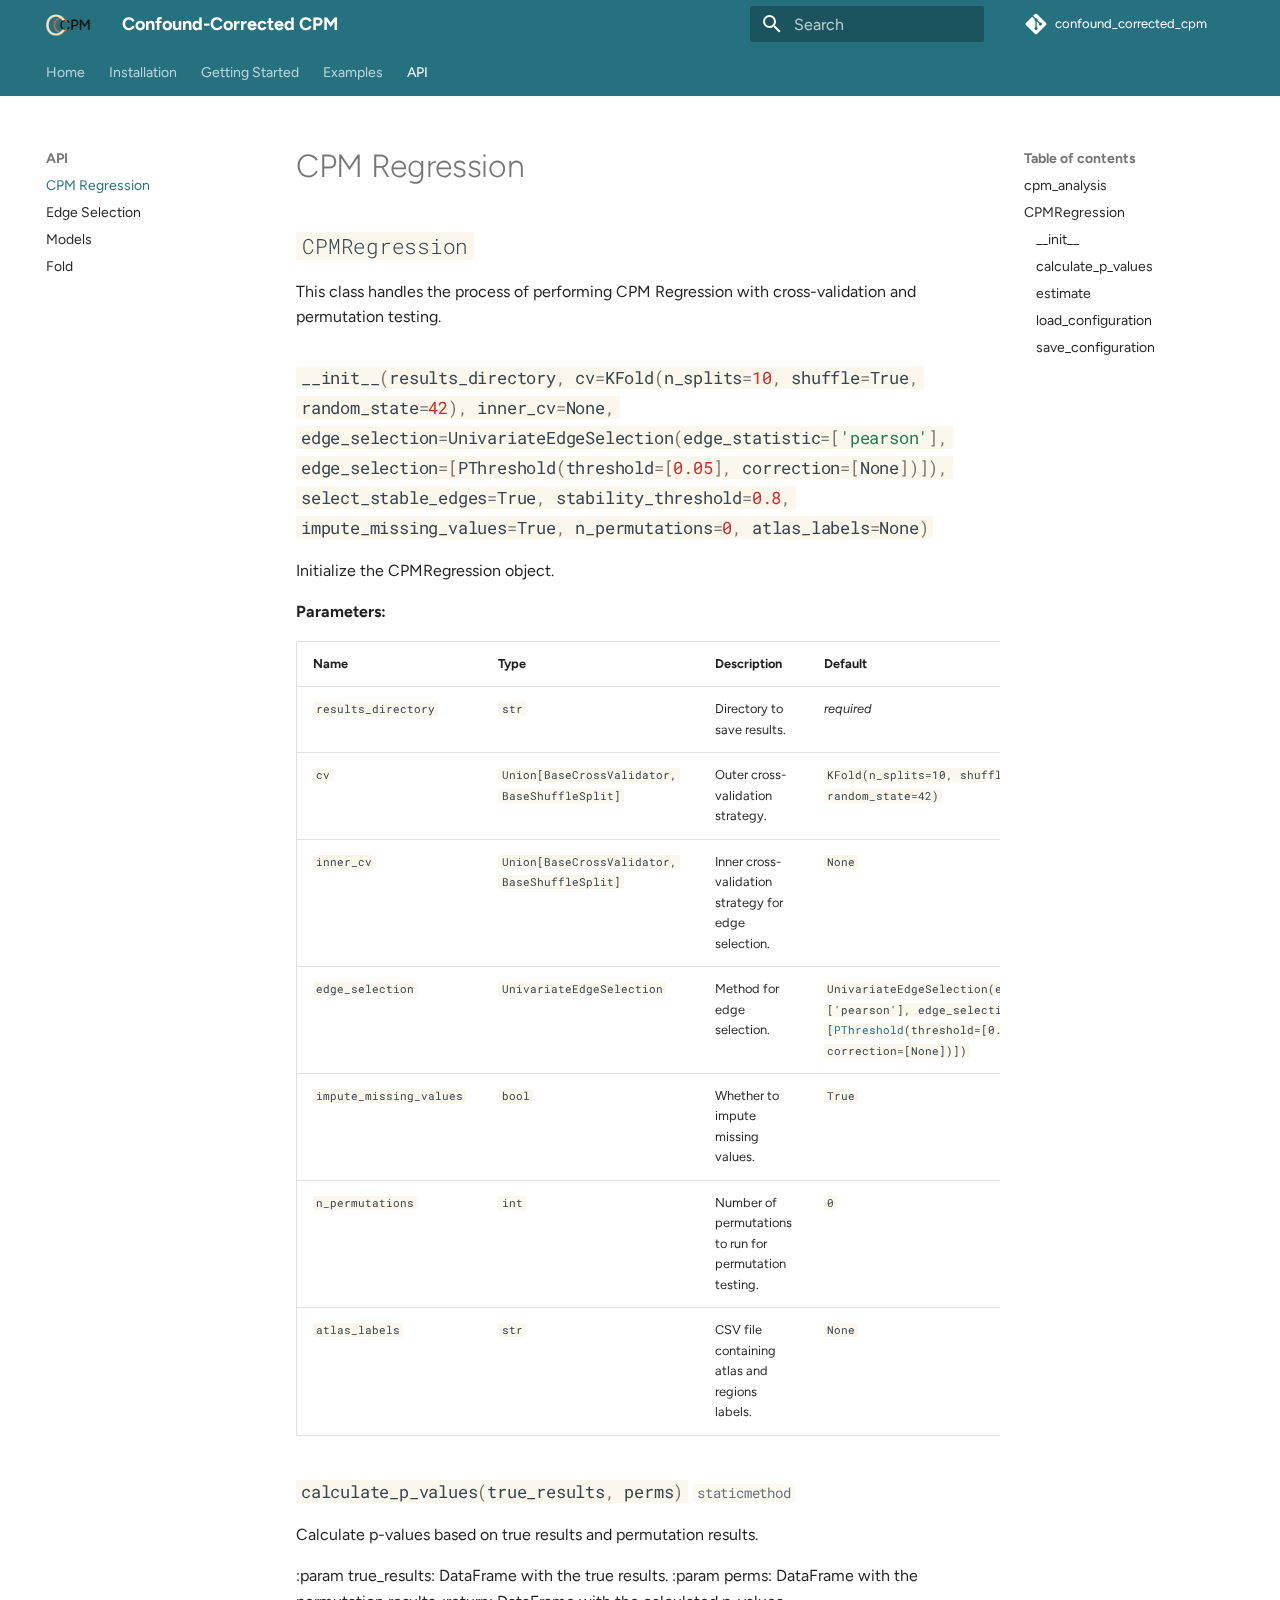
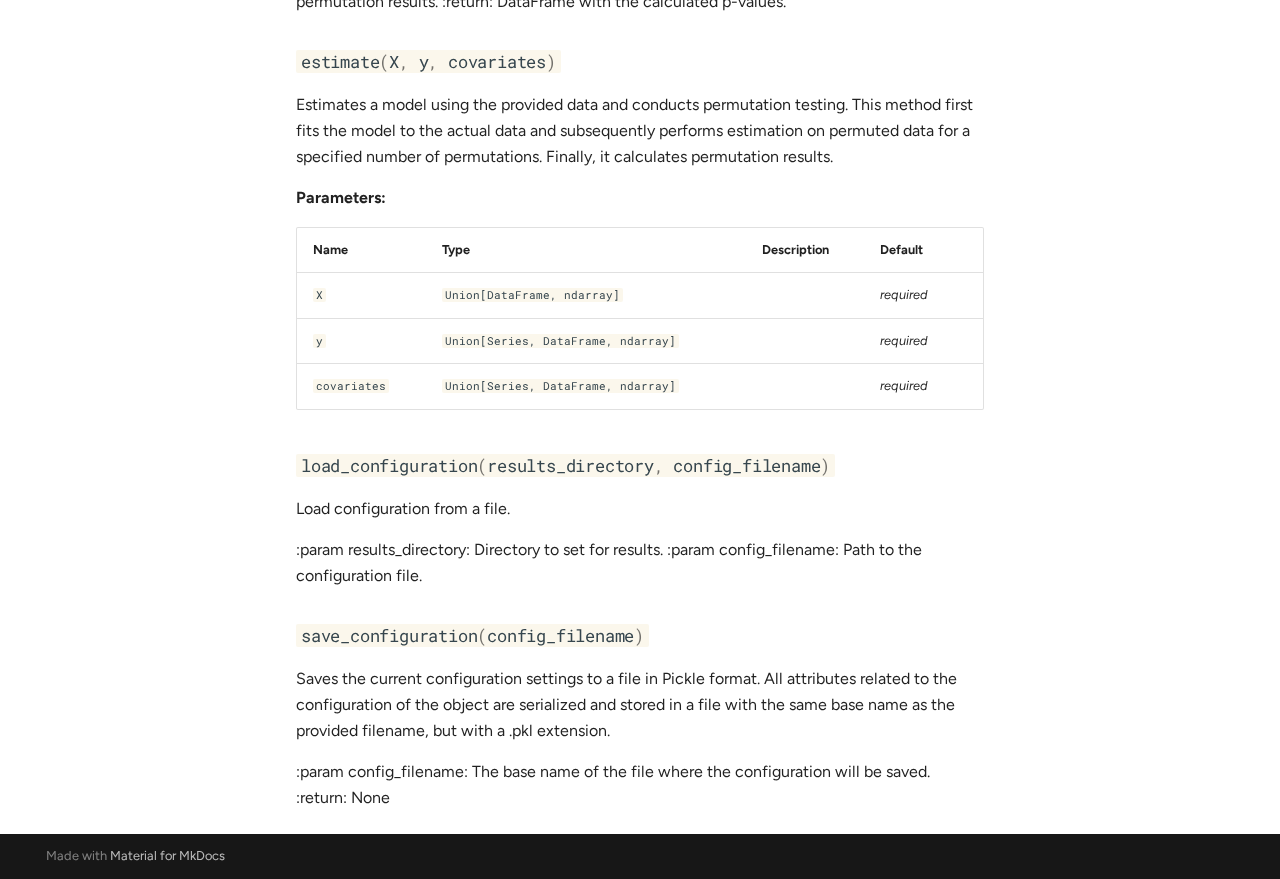
<file: api/cpm_regression/index.html>
<!doctype html>
<html lang="en" class="no-js">
  <head>
    
      <meta charset="utf-8">
      <meta name="viewport" content="width=device-width,initial-scale=1">
      
      
      
        <link rel="canonical" href="https://wwu-mmll.github.io/confound_corrected_cpm/api/cpm_regression/">
      
      
        <link rel="prev" href="../../examples/human_connectome_project/">
      
      
        <link rel="next" href="../edge_selection/">
      
      
      <link rel="icon" href="../../assets/img/CCCPM.png">
      <meta name="generator" content="mkdocs-1.6.1, mkdocs-material-9.5.48">
    
    
      
        <title>CPM Regression - Confound-Corrected CPM</title>
      
    
    
      <link rel="stylesheet" href="../../assets/stylesheets/main.6f8fc17f.min.css">
      
        
        <link rel="stylesheet" href="../../assets/stylesheets/palette.06af60db.min.css">
      
      


    
    
      
    
    
      
        
        
        <link rel="preconnect" href="https://fonts.gstatic.com" crossorigin>
        <link rel="stylesheet" href="https://fonts.googleapis.com/css?family=Figtree:300,300i,400,400i,700,700i%7CRoboto+Mono:400,400i,700,700i&display=fallback">
        <style>:root{--md-text-font:"Figtree";--md-code-font:"Roboto Mono"}</style>
      
    
    
      <link rel="stylesheet" href="../../assets/_mkdocstrings.css">
    
      <link rel="stylesheet" href="../../stylesheets/extra.css">
    
    <script>__md_scope=new URL("../..",location),__md_hash=e=>[...e].reduce(((e,_)=>(e<<5)-e+_.charCodeAt(0)),0),__md_get=(e,_=localStorage,t=__md_scope)=>JSON.parse(_.getItem(t.pathname+"."+e)),__md_set=(e,_,t=localStorage,a=__md_scope)=>{try{t.setItem(a.pathname+"."+e,JSON.stringify(_))}catch(e){}}</script>
    
      

    
    
    
  </head>
  
  
    
    
    
    
    
    <body dir="ltr" data-md-color-scheme="default" data-md-color-primary="custom" data-md-color-accent="custom">
  
    
    <input class="md-toggle" data-md-toggle="drawer" type="checkbox" id="__drawer" autocomplete="off">
    <input class="md-toggle" data-md-toggle="search" type="checkbox" id="__search" autocomplete="off">
    <label class="md-overlay" for="__drawer"></label>
    <div data-md-component="skip">
      
        
        <a href="#cpm-regression" class="md-skip">
          Skip to content
        </a>
      
    </div>
    <div data-md-component="announce">
      
    </div>
    
    
      

<header class="md-header" data-md-component="header">
  <nav class="md-header__inner md-grid" aria-label="Header">
    <a href="../.." title="Confound-Corrected CPM" class="md-header__button md-logo" aria-label="Confound-Corrected CPM" data-md-component="logo">
      
  <img src="../../assets/img/CCCPM.png" alt="logo">

    </a>
    <label class="md-header__button md-icon" for="__drawer">
      
      <svg xmlns="http://www.w3.org/2000/svg" viewBox="0 0 24 24"><path d="M3 6h18v2H3zm0 5h18v2H3zm0 5h18v2H3z"/></svg>
    </label>
    <div class="md-header__title" data-md-component="header-title">
      <div class="md-header__ellipsis">
        <div class="md-header__topic">
          <span class="md-ellipsis">
            Confound-Corrected CPM
          </span>
        </div>
        <div class="md-header__topic" data-md-component="header-topic">
          <span class="md-ellipsis">
            
              CPM Regression
            
          </span>
        </div>
      </div>
    </div>
    
      
    
    
    
    
      <label class="md-header__button md-icon" for="__search">
        
        <svg xmlns="http://www.w3.org/2000/svg" viewBox="0 0 24 24"><path d="M9.5 3A6.5 6.5 0 0 1 16 9.5c0 1.61-.59 3.09-1.56 4.23l.27.27h.79l5 5-1.5 1.5-5-5v-.79l-.27-.27A6.52 6.52 0 0 1 9.5 16 6.5 6.5 0 0 1 3 9.5 6.5 6.5 0 0 1 9.5 3m0 2C7 5 5 7 5 9.5S7 14 9.5 14 14 12 14 9.5 12 5 9.5 5"/></svg>
      </label>
      <div class="md-search" data-md-component="search" role="dialog">
  <label class="md-search__overlay" for="__search"></label>
  <div class="md-search__inner" role="search">
    <form class="md-search__form" name="search">
      <input type="text" class="md-search__input" name="query" aria-label="Search" placeholder="Search" autocapitalize="off" autocorrect="off" autocomplete="off" spellcheck="false" data-md-component="search-query" required>
      <label class="md-search__icon md-icon" for="__search">
        
        <svg xmlns="http://www.w3.org/2000/svg" viewBox="0 0 24 24"><path d="M9.5 3A6.5 6.5 0 0 1 16 9.5c0 1.61-.59 3.09-1.56 4.23l.27.27h.79l5 5-1.5 1.5-5-5v-.79l-.27-.27A6.52 6.52 0 0 1 9.5 16 6.5 6.5 0 0 1 3 9.5 6.5 6.5 0 0 1 9.5 3m0 2C7 5 5 7 5 9.5S7 14 9.5 14 14 12 14 9.5 12 5 9.5 5"/></svg>
        
        <svg xmlns="http://www.w3.org/2000/svg" viewBox="0 0 24 24"><path d="M20 11v2H8l5.5 5.5-1.42 1.42L4.16 12l7.92-7.92L13.5 5.5 8 11z"/></svg>
      </label>
      <nav class="md-search__options" aria-label="Search">
        
        <button type="reset" class="md-search__icon md-icon" title="Clear" aria-label="Clear" tabindex="-1">
          
          <svg xmlns="http://www.w3.org/2000/svg" viewBox="0 0 24 24"><path d="M19 6.41 17.59 5 12 10.59 6.41 5 5 6.41 10.59 12 5 17.59 6.41 19 12 13.41 17.59 19 19 17.59 13.41 12z"/></svg>
        </button>
      </nav>
      
    </form>
    <div class="md-search__output">
      <div class="md-search__scrollwrap" tabindex="0" data-md-scrollfix>
        <div class="md-search-result" data-md-component="search-result">
          <div class="md-search-result__meta">
            Initializing search
          </div>
          <ol class="md-search-result__list" role="presentation"></ol>
        </div>
      </div>
    </div>
  </div>
</div>
    
    
      <div class="md-header__source">
        <a href="https://github.com/wwu-mmll/confound_corrected_cpm" title="Go to repository" class="md-source" data-md-component="source">
  <div class="md-source__icon md-icon">
    
    <svg xmlns="http://www.w3.org/2000/svg" viewBox="0 0 448 512"><!--! Font Awesome Free 6.7.1 by @fontawesome - https://fontawesome.com License - https://fontawesome.com/license/free (Icons: CC BY 4.0, Fonts: SIL OFL 1.1, Code: MIT License) Copyright 2024 Fonticons, Inc.--><path d="M439.55 236.05 244 40.45a28.87 28.87 0 0 0-40.81 0l-40.66 40.63 51.52 51.52c27.06-9.14 52.68 16.77 43.39 43.68l49.66 49.66c34.23-11.8 61.18 31 35.47 56.69-26.49 26.49-70.21-2.87-56-37.34L240.22 199v121.85c25.3 12.54 22.26 41.85 9.08 55a34.34 34.34 0 0 1-48.55 0c-17.57-17.6-11.07-46.91 11.25-56v-123c-20.8-8.51-24.6-30.74-18.64-45L142.57 101 8.45 235.14a28.86 28.86 0 0 0 0 40.81l195.61 195.6a28.86 28.86 0 0 0 40.8 0l194.69-194.69a28.86 28.86 0 0 0 0-40.81"/></svg>
  </div>
  <div class="md-source__repository">
    confound_corrected_cpm
  </div>
</a>
      </div>
    
  </nav>
  
</header>
    
    <div class="md-container" data-md-component="container">
      
      
        
          
            
<nav class="md-tabs" aria-label="Tabs" data-md-component="tabs">
  <div class="md-grid">
    <ul class="md-tabs__list">
      
        
  
  
  
    <li class="md-tabs__item">
      <a href="../.." class="md-tabs__link">
        
  
    
  
  Home

      </a>
    </li>
  

      
        
  
  
  
    <li class="md-tabs__item">
      <a href="../../installation/" class="md-tabs__link">
        
  
    
  
  Installation

      </a>
    </li>
  

      
        
  
  
  
    <li class="md-tabs__item">
      <a href="../../getting_started/" class="md-tabs__link">
        
  
    
  
  Getting Started

      </a>
    </li>
  

      
        
  
  
  
    
    
      <li class="md-tabs__item">
        <a href="../../examples/simulated_data/" class="md-tabs__link">
          
  
  Examples

        </a>
      </li>
    
  

      
        
  
  
    
  
  
    
    
      <li class="md-tabs__item md-tabs__item--active">
        <a href="./" class="md-tabs__link">
          
  
  API

        </a>
      </li>
    
  

      
    </ul>
  </div>
</nav>
          
        
      
      <main class="md-main" data-md-component="main">
        <div class="md-main__inner md-grid">
          
            
              
              <div class="md-sidebar md-sidebar--primary" data-md-component="sidebar" data-md-type="navigation" >
                <div class="md-sidebar__scrollwrap">
                  <div class="md-sidebar__inner">
                    


  


<nav class="md-nav md-nav--primary md-nav--lifted" aria-label="Navigation" data-md-level="0">
  <label class="md-nav__title" for="__drawer">
    <a href="../.." title="Confound-Corrected CPM" class="md-nav__button md-logo" aria-label="Confound-Corrected CPM" data-md-component="logo">
      
  <img src="../../assets/img/CCCPM.png" alt="logo">

    </a>
    Confound-Corrected CPM
  </label>
  
    <div class="md-nav__source">
      <a href="https://github.com/wwu-mmll/confound_corrected_cpm" title="Go to repository" class="md-source" data-md-component="source">
  <div class="md-source__icon md-icon">
    
    <svg xmlns="http://www.w3.org/2000/svg" viewBox="0 0 448 512"><!--! Font Awesome Free 6.7.1 by @fontawesome - https://fontawesome.com License - https://fontawesome.com/license/free (Icons: CC BY 4.0, Fonts: SIL OFL 1.1, Code: MIT License) Copyright 2024 Fonticons, Inc.--><path d="M439.55 236.05 244 40.45a28.87 28.87 0 0 0-40.81 0l-40.66 40.63 51.52 51.52c27.06-9.14 52.68 16.77 43.39 43.68l49.66 49.66c34.23-11.8 61.18 31 35.47 56.69-26.49 26.49-70.21-2.87-56-37.34L240.22 199v121.85c25.3 12.54 22.26 41.85 9.08 55a34.34 34.34 0 0 1-48.55 0c-17.57-17.6-11.07-46.91 11.25-56v-123c-20.8-8.51-24.6-30.74-18.64-45L142.57 101 8.45 235.14a28.86 28.86 0 0 0 0 40.81l195.61 195.6a28.86 28.86 0 0 0 40.8 0l194.69-194.69a28.86 28.86 0 0 0 0-40.81"/></svg>
  </div>
  <div class="md-source__repository">
    confound_corrected_cpm
  </div>
</a>
    </div>
  
  <ul class="md-nav__list" data-md-scrollfix>
    
      
      
  
  
  
  
    <li class="md-nav__item">
      <a href="../.." class="md-nav__link">
        
  
  <span class="md-ellipsis">
    Home
  </span>
  

      </a>
    </li>
  

    
      
      
  
  
  
  
    <li class="md-nav__item">
      <a href="../../installation/" class="md-nav__link">
        
  
  <span class="md-ellipsis">
    Installation
  </span>
  

      </a>
    </li>
  

    
      
      
  
  
  
  
    <li class="md-nav__item">
      <a href="../../getting_started/" class="md-nav__link">
        
  
  <span class="md-ellipsis">
    Getting Started
  </span>
  

      </a>
    </li>
  

    
      
      
  
  
  
  
    
    
    
      
      
        
      
    
    
    <li class="md-nav__item md-nav__item--nested">
      
        
        
        <input class="md-nav__toggle md-toggle " type="checkbox" id="__nav_4" >
        
          
          <label class="md-nav__link" for="__nav_4" id="__nav_4_label" tabindex="0">
            
  
  <span class="md-ellipsis">
    Examples
  </span>
  

            <span class="md-nav__icon md-icon"></span>
          </label>
        
        <nav class="md-nav" data-md-level="1" aria-labelledby="__nav_4_label" aria-expanded="false">
          <label class="md-nav__title" for="__nav_4">
            <span class="md-nav__icon md-icon"></span>
            Examples
          </label>
          <ul class="md-nav__list" data-md-scrollfix>
            
              
                
  
  
  
  
    <li class="md-nav__item">
      <a href="../../examples/simulated_data/" class="md-nav__link">
        
  
  <span class="md-ellipsis">
    Simulated Data
  </span>
  

      </a>
    </li>
  

              
            
              
                
  
  
  
  
    <li class="md-nav__item">
      <a href="../../examples/human_connectome_project/" class="md-nav__link">
        
  
  <span class="md-ellipsis">
    HCP
  </span>
  

      </a>
    </li>
  

              
            
          </ul>
        </nav>
      
    </li>
  

    
      
      
  
  
    
  
  
  
    
    
    
      
        
        
      
      
        
      
    
    
    <li class="md-nav__item md-nav__item--active md-nav__item--section md-nav__item--nested">
      
        
        
        <input class="md-nav__toggle md-toggle " type="checkbox" id="__nav_5" checked>
        
          
          <label class="md-nav__link" for="__nav_5" id="__nav_5_label" tabindex="">
            
  
  <span class="md-ellipsis">
    API
  </span>
  

            <span class="md-nav__icon md-icon"></span>
          </label>
        
        <nav class="md-nav" data-md-level="1" aria-labelledby="__nav_5_label" aria-expanded="true">
          <label class="md-nav__title" for="__nav_5">
            <span class="md-nav__icon md-icon"></span>
            API
          </label>
          <ul class="md-nav__list" data-md-scrollfix>
            
              
                
  
  
    
  
  
  
    <li class="md-nav__item md-nav__item--active">
      
      <input class="md-nav__toggle md-toggle" type="checkbox" id="__toc">
      
      
        
      
      
        <label class="md-nav__link md-nav__link--active" for="__toc">
          
  
  <span class="md-ellipsis">
    CPM Regression
  </span>
  

          <span class="md-nav__icon md-icon"></span>
        </label>
      
      <a href="./" class="md-nav__link md-nav__link--active">
        
  
  <span class="md-ellipsis">
    CPM Regression
  </span>
  

      </a>
      
        

<nav class="md-nav md-nav--secondary" aria-label="Table of contents">
  
  
  
    
  
  
    <label class="md-nav__title" for="__toc">
      <span class="md-nav__icon md-icon"></span>
      Table of contents
    </label>
    <ul class="md-nav__list" data-md-component="toc" data-md-scrollfix>
      
        <li class="md-nav__item">
  <a href="#cpm.cpm_analysis" class="md-nav__link">
    <span class="md-ellipsis">
      cpm_analysis
    </span>
  </a>
  
</li>
      
        <li class="md-nav__item">
  <a href="#cpm.cpm_analysis.CPMRegression" class="md-nav__link">
    <span class="md-ellipsis">
      CPMRegression
    </span>
  </a>
  
    <nav class="md-nav" aria-label="CPMRegression">
      <ul class="md-nav__list">
        
          <li class="md-nav__item">
  <a href="#cpm.cpm_analysis.CPMRegression.__init__" class="md-nav__link">
    <span class="md-ellipsis">
      __init__
    </span>
  </a>
  
</li>
        
          <li class="md-nav__item">
  <a href="#cpm.cpm_analysis.CPMRegression.calculate_p_values" class="md-nav__link">
    <span class="md-ellipsis">
      calculate_p_values
    </span>
  </a>
  
</li>
        
          <li class="md-nav__item">
  <a href="#cpm.cpm_analysis.CPMRegression.estimate" class="md-nav__link">
    <span class="md-ellipsis">
      estimate
    </span>
  </a>
  
</li>
        
          <li class="md-nav__item">
  <a href="#cpm.cpm_analysis.CPMRegression.load_configuration" class="md-nav__link">
    <span class="md-ellipsis">
      load_configuration
    </span>
  </a>
  
</li>
        
          <li class="md-nav__item">
  <a href="#cpm.cpm_analysis.CPMRegression.save_configuration" class="md-nav__link">
    <span class="md-ellipsis">
      save_configuration
    </span>
  </a>
  
</li>
        
      </ul>
    </nav>
  
</li>
      
    </ul>
  
</nav>
      
    </li>
  

              
            
              
                
  
  
  
  
    <li class="md-nav__item">
      <a href="../edge_selection/" class="md-nav__link">
        
  
  <span class="md-ellipsis">
    Edge Selection
  </span>
  

      </a>
    </li>
  

              
            
              
                
  
  
  
  
    <li class="md-nav__item">
      <a href="../models/" class="md-nav__link">
        
  
  <span class="md-ellipsis">
    Models
  </span>
  

      </a>
    </li>
  

              
            
              
                
  
  
  
  
    <li class="md-nav__item">
      <a href="../fold/" class="md-nav__link">
        
  
  <span class="md-ellipsis">
    Fold
  </span>
  

      </a>
    </li>
  

              
            
          </ul>
        </nav>
      
    </li>
  

    
  </ul>
</nav>
                  </div>
                </div>
              </div>
            
            
              
              <div class="md-sidebar md-sidebar--secondary" data-md-component="sidebar" data-md-type="toc" >
                <div class="md-sidebar__scrollwrap">
                  <div class="md-sidebar__inner">
                    

<nav class="md-nav md-nav--secondary" aria-label="Table of contents">
  
  
  
    
  
  
    <label class="md-nav__title" for="__toc">
      <span class="md-nav__icon md-icon"></span>
      Table of contents
    </label>
    <ul class="md-nav__list" data-md-component="toc" data-md-scrollfix>
      
        <li class="md-nav__item">
  <a href="#cpm.cpm_analysis" class="md-nav__link">
    <span class="md-ellipsis">
      cpm_analysis
    </span>
  </a>
  
</li>
      
        <li class="md-nav__item">
  <a href="#cpm.cpm_analysis.CPMRegression" class="md-nav__link">
    <span class="md-ellipsis">
      CPMRegression
    </span>
  </a>
  
    <nav class="md-nav" aria-label="CPMRegression">
      <ul class="md-nav__list">
        
          <li class="md-nav__item">
  <a href="#cpm.cpm_analysis.CPMRegression.__init__" class="md-nav__link">
    <span class="md-ellipsis">
      __init__
    </span>
  </a>
  
</li>
        
          <li class="md-nav__item">
  <a href="#cpm.cpm_analysis.CPMRegression.calculate_p_values" class="md-nav__link">
    <span class="md-ellipsis">
      calculate_p_values
    </span>
  </a>
  
</li>
        
          <li class="md-nav__item">
  <a href="#cpm.cpm_analysis.CPMRegression.estimate" class="md-nav__link">
    <span class="md-ellipsis">
      estimate
    </span>
  </a>
  
</li>
        
          <li class="md-nav__item">
  <a href="#cpm.cpm_analysis.CPMRegression.load_configuration" class="md-nav__link">
    <span class="md-ellipsis">
      load_configuration
    </span>
  </a>
  
</li>
        
          <li class="md-nav__item">
  <a href="#cpm.cpm_analysis.CPMRegression.save_configuration" class="md-nav__link">
    <span class="md-ellipsis">
      save_configuration
    </span>
  </a>
  
</li>
        
      </ul>
    </nav>
  
</li>
      
    </ul>
  
</nav>
                  </div>
                </div>
              </div>
            
          
          
            <div class="md-content" data-md-component="content">
              <article class="md-content__inner md-typeset">
                
                  

  
  


<h1 id="cpm-regression">CPM Regression</h1>


<div class="doc doc-object doc-module">



<a id="cpm.cpm_analysis"></a>
    <div class="doc doc-contents first">








  <div class="doc doc-children">








<div class="doc doc-object doc-class">



<h2 id="cpm.cpm_analysis.CPMRegression" class="doc doc-heading">
            <code>CPMRegression</code>


</h2>


    <div class="doc doc-contents ">


        <p>This class handles the process of performing CPM Regression with cross-validation and permutation testing.</p>









  <div class="doc doc-children">









<div class="doc doc-object doc-function">


<h3 id="cpm.cpm_analysis.CPMRegression.__init__" class="doc doc-heading">
            <code class="highlight language-python"><span class="fm">__init__</span><span class="p">(</span><span class="n">results_directory</span><span class="p">,</span> <span class="n">cv</span><span class="o">=</span><span class="n">KFold</span><span class="p">(</span><span class="n">n_splits</span><span class="o">=</span><span class="mi">10</span><span class="p">,</span> <span class="n">shuffle</span><span class="o">=</span><span class="kc">True</span><span class="p">,</span> <span class="n">random_state</span><span class="o">=</span><span class="mi">42</span><span class="p">),</span> <span class="n">inner_cv</span><span class="o">=</span><span class="kc">None</span><span class="p">,</span> <span class="n">edge_selection</span><span class="o">=</span><span class="n">UnivariateEdgeSelection</span><span class="p">(</span><span class="n">edge_statistic</span><span class="o">=</span><span class="p">[</span><span class="s1">&#39;pearson&#39;</span><span class="p">],</span> <span class="n">edge_selection</span><span class="o">=</span><span class="p">[</span><span class="n">PThreshold</span><span class="p">(</span><span class="n">threshold</span><span class="o">=</span><span class="p">[</span><span class="mf">0.05</span><span class="p">],</span> <span class="n">correction</span><span class="o">=</span><span class="p">[</span><span class="kc">None</span><span class="p">])]),</span> <span class="n">select_stable_edges</span><span class="o">=</span><span class="kc">True</span><span class="p">,</span> <span class="n">stability_threshold</span><span class="o">=</span><span class="mf">0.8</span><span class="p">,</span> <span class="n">impute_missing_values</span><span class="o">=</span><span class="kc">True</span><span class="p">,</span> <span class="n">n_permutations</span><span class="o">=</span><span class="mi">0</span><span class="p">,</span> <span class="n">atlas_labels</span><span class="o">=</span><span class="kc">None</span><span class="p">)</span></code>

</h3>


    <div class="doc doc-contents ">

        <p>Initialize the CPMRegression object.</p>


<p><span class="doc-section-title">Parameters:</span></p>
    <table>
      <thead>
        <tr>
          <th>Name</th>
          <th>Type</th>
          <th>Description</th>
          <th>Default</th>
        </tr>
      </thead>
      <tbody>
          <tr class="doc-section-item">
            <td>
                <code>results_directory</code>
            </td>
            <td>
                  <code>str</code>
            </td>
            <td>
              <div class="doc-md-description">
                <p>Directory to save results.</p>
              </div>
            </td>
            <td>
                <em>required</em>
            </td>
          </tr>
          <tr class="doc-section-item">
            <td>
                <code>cv</code>
            </td>
            <td>
                  <code><span title="typing.Union">Union</span>[<span title="sklearn.model_selection.BaseCrossValidator">BaseCrossValidator</span>, <span title="sklearn.model_selection.BaseShuffleSplit">BaseShuffleSplit</span>]</code>
            </td>
            <td>
              <div class="doc-md-description">
                <p>Outer cross-validation strategy.</p>
              </div>
            </td>
            <td>
                  <code><span title="sklearn.model_selection.KFold">KFold</span>(n_splits=10, shuffle=True, random_state=42)</code>
            </td>
          </tr>
          <tr class="doc-section-item">
            <td>
                <code>inner_cv</code>
            </td>
            <td>
                  <code><span title="typing.Union">Union</span>[<span title="sklearn.model_selection.BaseCrossValidator">BaseCrossValidator</span>, <span title="sklearn.model_selection.BaseShuffleSplit">BaseShuffleSplit</span>]</code>
            </td>
            <td>
              <div class="doc-md-description">
                <p>Inner cross-validation strategy for edge selection.</p>
              </div>
            </td>
            <td>
                  <code>None</code>
            </td>
          </tr>
          <tr class="doc-section-item">
            <td>
                <code>edge_selection</code>
            </td>
            <td>
                  <code><span title="cpm.edge_selection.UnivariateEdgeSelection">UnivariateEdgeSelection</span></code>
            </td>
            <td>
              <div class="doc-md-description">
                <p>Method for edge selection.</p>
              </div>
            </td>
            <td>
                  <code><span title="cpm.edge_selection.UnivariateEdgeSelection">UnivariateEdgeSelection</span>(edge_statistic=[&#39;pearson&#39;], edge_selection=[<a class="autorefs autorefs-internal" title="cpm.edge_selection.PThreshold" href="../edge_selection/#cpm.edge_selection.PThreshold">PThreshold</a>(threshold=[0.05], correction=[None])])</code>
            </td>
          </tr>
          <tr class="doc-section-item">
            <td>
                <code>impute_missing_values</code>
            </td>
            <td>
                  <code>bool</code>
            </td>
            <td>
              <div class="doc-md-description">
                <p>Whether to impute missing values.</p>
              </div>
            </td>
            <td>
                  <code>True</code>
            </td>
          </tr>
          <tr class="doc-section-item">
            <td>
                <code>n_permutations</code>
            </td>
            <td>
                  <code>int</code>
            </td>
            <td>
              <div class="doc-md-description">
                <p>Number of permutations to run for permutation testing.</p>
              </div>
            </td>
            <td>
                  <code>0</code>
            </td>
          </tr>
          <tr class="doc-section-item">
            <td>
                <code>atlas_labels</code>
            </td>
            <td>
                  <code>str</code>
            </td>
            <td>
              <div class="doc-md-description">
                <p>CSV file containing atlas and regions labels.</p>
              </div>
            </td>
            <td>
                  <code>None</code>
            </td>
          </tr>
      </tbody>
    </table>

    </div>

</div>

<div class="doc doc-object doc-function">


<h3 id="cpm.cpm_analysis.CPMRegression.calculate_p_values" class="doc doc-heading">
            <code class="highlight language-python"><span class="n">calculate_p_values</span><span class="p">(</span><span class="n">true_results</span><span class="p">,</span> <span class="n">perms</span><span class="p">)</span></code>

  <span class="doc doc-labels">
      <small class="doc doc-label doc-label-staticmethod"><code>staticmethod</code></small>
  </span>

</h3>


    <div class="doc doc-contents ">

        <p>Calculate p-values based on true results and permutation results.</p>
<p>:param true_results: DataFrame with the true results.
:param perms: DataFrame with the permutation results.
:return: DataFrame with the calculated p-values.</p>

    </div>

</div>

<div class="doc doc-object doc-function">


<h3 id="cpm.cpm_analysis.CPMRegression.estimate" class="doc doc-heading">
            <code class="highlight language-python"><span class="n">estimate</span><span class="p">(</span><span class="n">X</span><span class="p">,</span> <span class="n">y</span><span class="p">,</span> <span class="n">covariates</span><span class="p">)</span></code>

</h3>


    <div class="doc doc-contents ">

        <p>Estimates a model using the provided data and conducts permutation testing. This method first fits the model to the actual data and subsequently performs estimation on permuted data for a specified number of permutations. Finally, it calculates permutation results.</p>


<p><span class="doc-section-title">Parameters:</span></p>
    <table>
      <thead>
        <tr>
          <th>Name</th>
          <th>Type</th>
          <th>Description</th>
          <th>Default</th>
        </tr>
      </thead>
      <tbody>
          <tr class="doc-section-item">
            <td>
                <code>X</code>
            </td>
            <td>
                  <code><span title="typing.Union">Union</span>[<span title="pandas.DataFrame">DataFrame</span>, <span title="numpy.ndarray">ndarray</span>]</code>
            </td>
            <td>
              <div class="doc-md-description">
                
              </div>
            </td>
            <td>
                <em>required</em>
            </td>
          </tr>
          <tr class="doc-section-item">
            <td>
                <code>y</code>
            </td>
            <td>
                  <code><span title="typing.Union">Union</span>[<span title="pandas.Series">Series</span>, <span title="pandas.DataFrame">DataFrame</span>, <span title="numpy.ndarray">ndarray</span>]</code>
            </td>
            <td>
              <div class="doc-md-description">
                
              </div>
            </td>
            <td>
                <em>required</em>
            </td>
          </tr>
          <tr class="doc-section-item">
            <td>
                <code>covariates</code>
            </td>
            <td>
                  <code><span title="typing.Union">Union</span>[<span title="pandas.Series">Series</span>, <span title="pandas.DataFrame">DataFrame</span>, <span title="numpy.ndarray">ndarray</span>]</code>
            </td>
            <td>
              <div class="doc-md-description">
                
              </div>
            </td>
            <td>
                <em>required</em>
            </td>
          </tr>
      </tbody>
    </table>

    </div>

</div>

<div class="doc doc-object doc-function">


<h3 id="cpm.cpm_analysis.CPMRegression.load_configuration" class="doc doc-heading">
            <code class="highlight language-python"><span class="n">load_configuration</span><span class="p">(</span><span class="n">results_directory</span><span class="p">,</span> <span class="n">config_filename</span><span class="p">)</span></code>

</h3>


    <div class="doc doc-contents ">

        <p>Load configuration from a file.</p>
<p>:param results_directory: Directory to set for results.
:param config_filename: Path to the configuration file.</p>

    </div>

</div>

<div class="doc doc-object doc-function">


<h3 id="cpm.cpm_analysis.CPMRegression.save_configuration" class="doc doc-heading">
            <code class="highlight language-python"><span class="n">save_configuration</span><span class="p">(</span><span class="n">config_filename</span><span class="p">)</span></code>

</h3>


    <div class="doc doc-contents ">

        <p>Saves the current configuration settings to a file in Pickle format. All attributes related to the configuration of the object
are serialized and stored in a file with the same base name as the provided filename, but with a .pkl extension.</p>
<p>:param config_filename: The base name of the file where the configuration will be saved.
:return: None</p>

    </div>

</div>



  </div>

    </div>

</div>




  </div>

    </div>

</div>












                
              </article>
            </div>
          
          
<script>var target=document.getElementById(location.hash.slice(1));target&&target.name&&(target.checked=target.name.startsWith("__tabbed_"))</script>
        </div>
        
      </main>
      
        <footer class="md-footer">
  
  <div class="md-footer-meta md-typeset">
    <div class="md-footer-meta__inner md-grid">
      <div class="md-copyright">
  
  
    Made with
    <a href="https://squidfunk.github.io/mkdocs-material/" target="_blank" rel="noopener">
      Material for MkDocs
    </a>
  
</div>
      
    </div>
  </div>
</footer>
      
    </div>
    <div class="md-dialog" data-md-component="dialog">
      <div class="md-dialog__inner md-typeset"></div>
    </div>
    
    
    <script id="__config" type="application/json">{"base": "../..", "features": ["toc.follow", "navigation.tabs", "navigation.sections"], "search": "../../assets/javascripts/workers/search.6ce7567c.min.js", "translations": {"clipboard.copied": "Copied to clipboard", "clipboard.copy": "Copy to clipboard", "search.result.more.one": "1 more on this page", "search.result.more.other": "# more on this page", "search.result.none": "No matching documents", "search.result.one": "1 matching document", "search.result.other": "# matching documents", "search.result.placeholder": "Type to start searching", "search.result.term.missing": "Missing", "select.version": "Select version"}}</script>
    
    
      <script src="../../assets/javascripts/bundle.83f73b43.min.js"></script>
      
    
  </body>
</html>
</file>
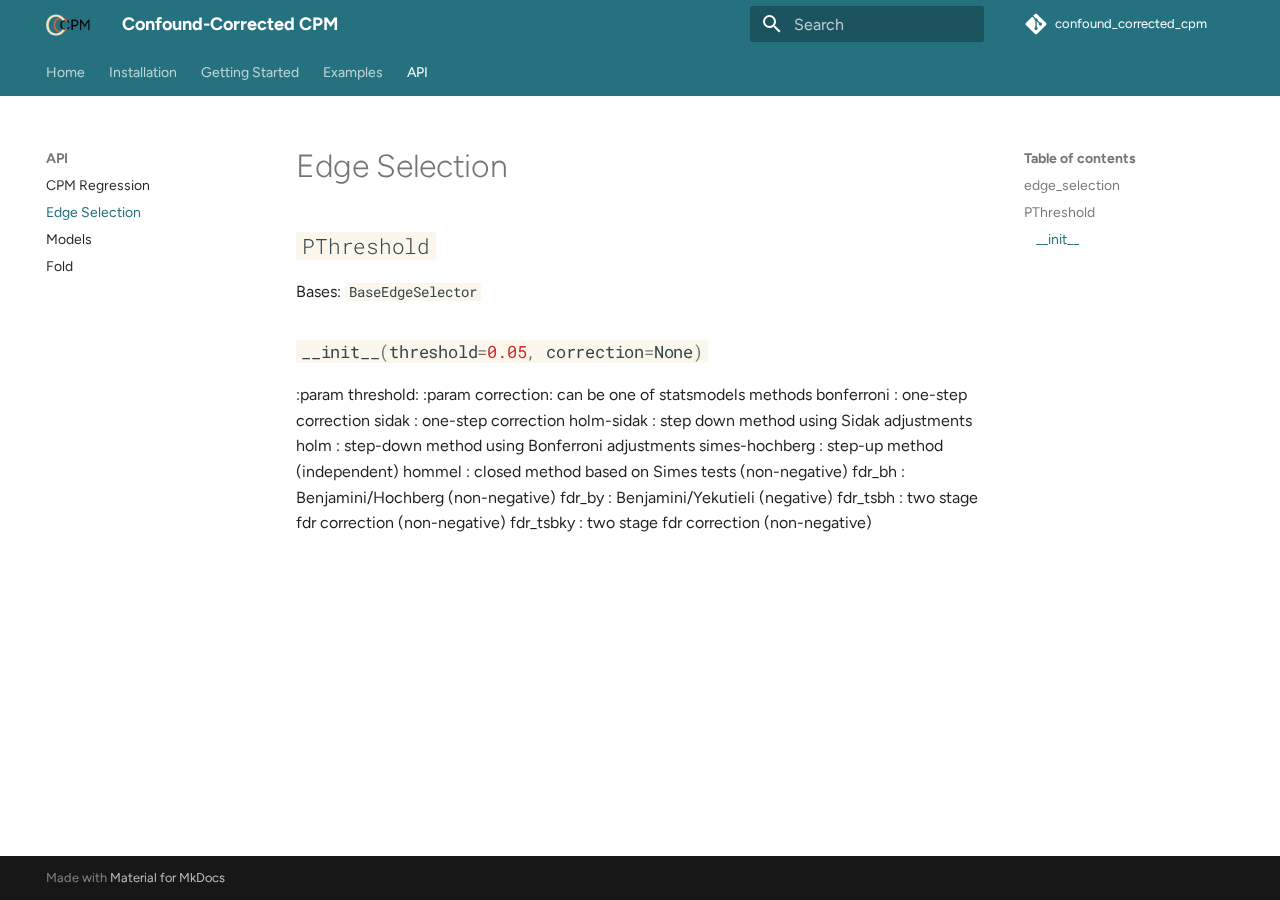
<file: api/edge_selection/index.html>
<!doctype html>
<html lang="en" class="no-js">
  <head>
    
      <meta charset="utf-8">
      <meta name="viewport" content="width=device-width,initial-scale=1">
      
      
      
        <link rel="canonical" href="https://wwu-mmll.github.io/confound_corrected_cpm/api/edge_selection/">
      
      
        <link rel="prev" href="../cpm_regression/">
      
      
        <link rel="next" href="../models/">
      
      
      <link rel="icon" href="../../assets/img/CCCPM.png">
      <meta name="generator" content="mkdocs-1.6.1, mkdocs-material-9.5.48">
    
    
      
        <title>Edge Selection - Confound-Corrected CPM</title>
      
    
    
      <link rel="stylesheet" href="../../assets/stylesheets/main.6f8fc17f.min.css">
      
        
        <link rel="stylesheet" href="../../assets/stylesheets/palette.06af60db.min.css">
      
      


    
    
      
    
    
      
        
        
        <link rel="preconnect" href="https://fonts.gstatic.com" crossorigin>
        <link rel="stylesheet" href="https://fonts.googleapis.com/css?family=Figtree:300,300i,400,400i,700,700i%7CRoboto+Mono:400,400i,700,700i&display=fallback">
        <style>:root{--md-text-font:"Figtree";--md-code-font:"Roboto Mono"}</style>
      
    
    
      <link rel="stylesheet" href="../../assets/_mkdocstrings.css">
    
      <link rel="stylesheet" href="../../stylesheets/extra.css">
    
    <script>__md_scope=new URL("../..",location),__md_hash=e=>[...e].reduce(((e,_)=>(e<<5)-e+_.charCodeAt(0)),0),__md_get=(e,_=localStorage,t=__md_scope)=>JSON.parse(_.getItem(t.pathname+"."+e)),__md_set=(e,_,t=localStorage,a=__md_scope)=>{try{t.setItem(a.pathname+"."+e,JSON.stringify(_))}catch(e){}}</script>
    
      

    
    
    
  </head>
  
  
    
    
    
    
    
    <body dir="ltr" data-md-color-scheme="default" data-md-color-primary="custom" data-md-color-accent="custom">
  
    
    <input class="md-toggle" data-md-toggle="drawer" type="checkbox" id="__drawer" autocomplete="off">
    <input class="md-toggle" data-md-toggle="search" type="checkbox" id="__search" autocomplete="off">
    <label class="md-overlay" for="__drawer"></label>
    <div data-md-component="skip">
      
        
        <a href="#edge-selection" class="md-skip">
          Skip to content
        </a>
      
    </div>
    <div data-md-component="announce">
      
    </div>
    
    
      

<header class="md-header" data-md-component="header">
  <nav class="md-header__inner md-grid" aria-label="Header">
    <a href="../.." title="Confound-Corrected CPM" class="md-header__button md-logo" aria-label="Confound-Corrected CPM" data-md-component="logo">
      
  <img src="../../assets/img/CCCPM.png" alt="logo">

    </a>
    <label class="md-header__button md-icon" for="__drawer">
      
      <svg xmlns="http://www.w3.org/2000/svg" viewBox="0 0 24 24"><path d="M3 6h18v2H3zm0 5h18v2H3zm0 5h18v2H3z"/></svg>
    </label>
    <div class="md-header__title" data-md-component="header-title">
      <div class="md-header__ellipsis">
        <div class="md-header__topic">
          <span class="md-ellipsis">
            Confound-Corrected CPM
          </span>
        </div>
        <div class="md-header__topic" data-md-component="header-topic">
          <span class="md-ellipsis">
            
              Edge Selection
            
          </span>
        </div>
      </div>
    </div>
    
      
    
    
    
    
      <label class="md-header__button md-icon" for="__search">
        
        <svg xmlns="http://www.w3.org/2000/svg" viewBox="0 0 24 24"><path d="M9.5 3A6.5 6.5 0 0 1 16 9.5c0 1.61-.59 3.09-1.56 4.23l.27.27h.79l5 5-1.5 1.5-5-5v-.79l-.27-.27A6.52 6.52 0 0 1 9.5 16 6.5 6.5 0 0 1 3 9.5 6.5 6.5 0 0 1 9.5 3m0 2C7 5 5 7 5 9.5S7 14 9.5 14 14 12 14 9.5 12 5 9.5 5"/></svg>
      </label>
      <div class="md-search" data-md-component="search" role="dialog">
  <label class="md-search__overlay" for="__search"></label>
  <div class="md-search__inner" role="search">
    <form class="md-search__form" name="search">
      <input type="text" class="md-search__input" name="query" aria-label="Search" placeholder="Search" autocapitalize="off" autocorrect="off" autocomplete="off" spellcheck="false" data-md-component="search-query" required>
      <label class="md-search__icon md-icon" for="__search">
        
        <svg xmlns="http://www.w3.org/2000/svg" viewBox="0 0 24 24"><path d="M9.5 3A6.5 6.5 0 0 1 16 9.5c0 1.61-.59 3.09-1.56 4.23l.27.27h.79l5 5-1.5 1.5-5-5v-.79l-.27-.27A6.52 6.52 0 0 1 9.5 16 6.5 6.5 0 0 1 3 9.5 6.5 6.5 0 0 1 9.5 3m0 2C7 5 5 7 5 9.5S7 14 9.5 14 14 12 14 9.5 12 5 9.5 5"/></svg>
        
        <svg xmlns="http://www.w3.org/2000/svg" viewBox="0 0 24 24"><path d="M20 11v2H8l5.5 5.5-1.42 1.42L4.16 12l7.92-7.92L13.5 5.5 8 11z"/></svg>
      </label>
      <nav class="md-search__options" aria-label="Search">
        
        <button type="reset" class="md-search__icon md-icon" title="Clear" aria-label="Clear" tabindex="-1">
          
          <svg xmlns="http://www.w3.org/2000/svg" viewBox="0 0 24 24"><path d="M19 6.41 17.59 5 12 10.59 6.41 5 5 6.41 10.59 12 5 17.59 6.41 19 12 13.41 17.59 19 19 17.59 13.41 12z"/></svg>
        </button>
      </nav>
      
    </form>
    <div class="md-search__output">
      <div class="md-search__scrollwrap" tabindex="0" data-md-scrollfix>
        <div class="md-search-result" data-md-component="search-result">
          <div class="md-search-result__meta">
            Initializing search
          </div>
          <ol class="md-search-result__list" role="presentation"></ol>
        </div>
      </div>
    </div>
  </div>
</div>
    
    
      <div class="md-header__source">
        <a href="https://github.com/wwu-mmll/confound_corrected_cpm" title="Go to repository" class="md-source" data-md-component="source">
  <div class="md-source__icon md-icon">
    
    <svg xmlns="http://www.w3.org/2000/svg" viewBox="0 0 448 512"><!--! Font Awesome Free 6.7.1 by @fontawesome - https://fontawesome.com License - https://fontawesome.com/license/free (Icons: CC BY 4.0, Fonts: SIL OFL 1.1, Code: MIT License) Copyright 2024 Fonticons, Inc.--><path d="M439.55 236.05 244 40.45a28.87 28.87 0 0 0-40.81 0l-40.66 40.63 51.52 51.52c27.06-9.14 52.68 16.77 43.39 43.68l49.66 49.66c34.23-11.8 61.18 31 35.47 56.69-26.49 26.49-70.21-2.87-56-37.34L240.22 199v121.85c25.3 12.54 22.26 41.85 9.08 55a34.34 34.34 0 0 1-48.55 0c-17.57-17.6-11.07-46.91 11.25-56v-123c-20.8-8.51-24.6-30.74-18.64-45L142.57 101 8.45 235.14a28.86 28.86 0 0 0 0 40.81l195.61 195.6a28.86 28.86 0 0 0 40.8 0l194.69-194.69a28.86 28.86 0 0 0 0-40.81"/></svg>
  </div>
  <div class="md-source__repository">
    confound_corrected_cpm
  </div>
</a>
      </div>
    
  </nav>
  
</header>
    
    <div class="md-container" data-md-component="container">
      
      
        
          
            
<nav class="md-tabs" aria-label="Tabs" data-md-component="tabs">
  <div class="md-grid">
    <ul class="md-tabs__list">
      
        
  
  
  
    <li class="md-tabs__item">
      <a href="../.." class="md-tabs__link">
        
  
    
  
  Home

      </a>
    </li>
  

      
        
  
  
  
    <li class="md-tabs__item">
      <a href="../../installation/" class="md-tabs__link">
        
  
    
  
  Installation

      </a>
    </li>
  

      
        
  
  
  
    <li class="md-tabs__item">
      <a href="../../getting_started/" class="md-tabs__link">
        
  
    
  
  Getting Started

      </a>
    </li>
  

      
        
  
  
  
    
    
      <li class="md-tabs__item">
        <a href="../../examples/simulated_data/" class="md-tabs__link">
          
  
  Examples

        </a>
      </li>
    
  

      
        
  
  
    
  
  
    
    
      <li class="md-tabs__item md-tabs__item--active">
        <a href="../cpm_regression/" class="md-tabs__link">
          
  
  API

        </a>
      </li>
    
  

      
    </ul>
  </div>
</nav>
          
        
      
      <main class="md-main" data-md-component="main">
        <div class="md-main__inner md-grid">
          
            
              
              <div class="md-sidebar md-sidebar--primary" data-md-component="sidebar" data-md-type="navigation" >
                <div class="md-sidebar__scrollwrap">
                  <div class="md-sidebar__inner">
                    


  


<nav class="md-nav md-nav--primary md-nav--lifted" aria-label="Navigation" data-md-level="0">
  <label class="md-nav__title" for="__drawer">
    <a href="../.." title="Confound-Corrected CPM" class="md-nav__button md-logo" aria-label="Confound-Corrected CPM" data-md-component="logo">
      
  <img src="../../assets/img/CCCPM.png" alt="logo">

    </a>
    Confound-Corrected CPM
  </label>
  
    <div class="md-nav__source">
      <a href="https://github.com/wwu-mmll/confound_corrected_cpm" title="Go to repository" class="md-source" data-md-component="source">
  <div class="md-source__icon md-icon">
    
    <svg xmlns="http://www.w3.org/2000/svg" viewBox="0 0 448 512"><!--! Font Awesome Free 6.7.1 by @fontawesome - https://fontawesome.com License - https://fontawesome.com/license/free (Icons: CC BY 4.0, Fonts: SIL OFL 1.1, Code: MIT License) Copyright 2024 Fonticons, Inc.--><path d="M439.55 236.05 244 40.45a28.87 28.87 0 0 0-40.81 0l-40.66 40.63 51.52 51.52c27.06-9.14 52.68 16.77 43.39 43.68l49.66 49.66c34.23-11.8 61.18 31 35.47 56.69-26.49 26.49-70.21-2.87-56-37.34L240.22 199v121.85c25.3 12.54 22.26 41.85 9.08 55a34.34 34.34 0 0 1-48.55 0c-17.57-17.6-11.07-46.91 11.25-56v-123c-20.8-8.51-24.6-30.74-18.64-45L142.57 101 8.45 235.14a28.86 28.86 0 0 0 0 40.81l195.61 195.6a28.86 28.86 0 0 0 40.8 0l194.69-194.69a28.86 28.86 0 0 0 0-40.81"/></svg>
  </div>
  <div class="md-source__repository">
    confound_corrected_cpm
  </div>
</a>
    </div>
  
  <ul class="md-nav__list" data-md-scrollfix>
    
      
      
  
  
  
  
    <li class="md-nav__item">
      <a href="../.." class="md-nav__link">
        
  
  <span class="md-ellipsis">
    Home
  </span>
  

      </a>
    </li>
  

    
      
      
  
  
  
  
    <li class="md-nav__item">
      <a href="../../installation/" class="md-nav__link">
        
  
  <span class="md-ellipsis">
    Installation
  </span>
  

      </a>
    </li>
  

    
      
      
  
  
  
  
    <li class="md-nav__item">
      <a href="../../getting_started/" class="md-nav__link">
        
  
  <span class="md-ellipsis">
    Getting Started
  </span>
  

      </a>
    </li>
  

    
      
      
  
  
  
  
    
    
    
      
      
        
      
    
    
    <li class="md-nav__item md-nav__item--nested">
      
        
        
        <input class="md-nav__toggle md-toggle " type="checkbox" id="__nav_4" >
        
          
          <label class="md-nav__link" for="__nav_4" id="__nav_4_label" tabindex="0">
            
  
  <span class="md-ellipsis">
    Examples
  </span>
  

            <span class="md-nav__icon md-icon"></span>
          </label>
        
        <nav class="md-nav" data-md-level="1" aria-labelledby="__nav_4_label" aria-expanded="false">
          <label class="md-nav__title" for="__nav_4">
            <span class="md-nav__icon md-icon"></span>
            Examples
          </label>
          <ul class="md-nav__list" data-md-scrollfix>
            
              
                
  
  
  
  
    <li class="md-nav__item">
      <a href="../../examples/simulated_data/" class="md-nav__link">
        
  
  <span class="md-ellipsis">
    Simulated Data
  </span>
  

      </a>
    </li>
  

              
            
              
                
  
  
  
  
    <li class="md-nav__item">
      <a href="../../examples/human_connectome_project/" class="md-nav__link">
        
  
  <span class="md-ellipsis">
    HCP
  </span>
  

      </a>
    </li>
  

              
            
          </ul>
        </nav>
      
    </li>
  

    
      
      
  
  
    
  
  
  
    
    
    
      
        
        
      
      
        
      
    
    
    <li class="md-nav__item md-nav__item--active md-nav__item--section md-nav__item--nested">
      
        
        
        <input class="md-nav__toggle md-toggle " type="checkbox" id="__nav_5" checked>
        
          
          <label class="md-nav__link" for="__nav_5" id="__nav_5_label" tabindex="">
            
  
  <span class="md-ellipsis">
    API
  </span>
  

            <span class="md-nav__icon md-icon"></span>
          </label>
        
        <nav class="md-nav" data-md-level="1" aria-labelledby="__nav_5_label" aria-expanded="true">
          <label class="md-nav__title" for="__nav_5">
            <span class="md-nav__icon md-icon"></span>
            API
          </label>
          <ul class="md-nav__list" data-md-scrollfix>
            
              
                
  
  
  
  
    <li class="md-nav__item">
      <a href="../cpm_regression/" class="md-nav__link">
        
  
  <span class="md-ellipsis">
    CPM Regression
  </span>
  

      </a>
    </li>
  

              
            
              
                
  
  
    
  
  
  
    <li class="md-nav__item md-nav__item--active">
      
      <input class="md-nav__toggle md-toggle" type="checkbox" id="__toc">
      
      
        
      
      
        <label class="md-nav__link md-nav__link--active" for="__toc">
          
  
  <span class="md-ellipsis">
    Edge Selection
  </span>
  

          <span class="md-nav__icon md-icon"></span>
        </label>
      
      <a href="./" class="md-nav__link md-nav__link--active">
        
  
  <span class="md-ellipsis">
    Edge Selection
  </span>
  

      </a>
      
        

<nav class="md-nav md-nav--secondary" aria-label="Table of contents">
  
  
  
    
  
  
    <label class="md-nav__title" for="__toc">
      <span class="md-nav__icon md-icon"></span>
      Table of contents
    </label>
    <ul class="md-nav__list" data-md-component="toc" data-md-scrollfix>
      
        <li class="md-nav__item">
  <a href="#cpm.edge_selection" class="md-nav__link">
    <span class="md-ellipsis">
      edge_selection
    </span>
  </a>
  
</li>
      
        <li class="md-nav__item">
  <a href="#cpm.edge_selection.PThreshold" class="md-nav__link">
    <span class="md-ellipsis">
      PThreshold
    </span>
  </a>
  
    <nav class="md-nav" aria-label="PThreshold">
      <ul class="md-nav__list">
        
          <li class="md-nav__item">
  <a href="#cpm.edge_selection.PThreshold.__init__" class="md-nav__link">
    <span class="md-ellipsis">
      __init__
    </span>
  </a>
  
</li>
        
      </ul>
    </nav>
  
</li>
      
    </ul>
  
</nav>
      
    </li>
  

              
            
              
                
  
  
  
  
    <li class="md-nav__item">
      <a href="../models/" class="md-nav__link">
        
  
  <span class="md-ellipsis">
    Models
  </span>
  

      </a>
    </li>
  

              
            
              
                
  
  
  
  
    <li class="md-nav__item">
      <a href="../fold/" class="md-nav__link">
        
  
  <span class="md-ellipsis">
    Fold
  </span>
  

      </a>
    </li>
  

              
            
          </ul>
        </nav>
      
    </li>
  

    
  </ul>
</nav>
                  </div>
                </div>
              </div>
            
            
              
              <div class="md-sidebar md-sidebar--secondary" data-md-component="sidebar" data-md-type="toc" >
                <div class="md-sidebar__scrollwrap">
                  <div class="md-sidebar__inner">
                    

<nav class="md-nav md-nav--secondary" aria-label="Table of contents">
  
  
  
    
  
  
    <label class="md-nav__title" for="__toc">
      <span class="md-nav__icon md-icon"></span>
      Table of contents
    </label>
    <ul class="md-nav__list" data-md-component="toc" data-md-scrollfix>
      
        <li class="md-nav__item">
  <a href="#cpm.edge_selection" class="md-nav__link">
    <span class="md-ellipsis">
      edge_selection
    </span>
  </a>
  
</li>
      
        <li class="md-nav__item">
  <a href="#cpm.edge_selection.PThreshold" class="md-nav__link">
    <span class="md-ellipsis">
      PThreshold
    </span>
  </a>
  
    <nav class="md-nav" aria-label="PThreshold">
      <ul class="md-nav__list">
        
          <li class="md-nav__item">
  <a href="#cpm.edge_selection.PThreshold.__init__" class="md-nav__link">
    <span class="md-ellipsis">
      __init__
    </span>
  </a>
  
</li>
        
      </ul>
    </nav>
  
</li>
      
    </ul>
  
</nav>
                  </div>
                </div>
              </div>
            
          
          
            <div class="md-content" data-md-component="content">
              <article class="md-content__inner md-typeset">
                
                  

  
  


<h1 id="edge-selection">Edge Selection</h1>


<div class="doc doc-object doc-module">



<a id="cpm.edge_selection"></a>
    <div class="doc doc-contents first">








  <div class="doc doc-children">








<div class="doc doc-object doc-class">



<h2 id="cpm.edge_selection.PThreshold" class="doc doc-heading">
            <code>PThreshold</code>


</h2>


    <div class="doc doc-contents ">
            <p class="doc doc-class-bases">
              Bases: <code><span title="cpm.edge_selection.BaseEdgeSelector">BaseEdgeSelector</span></code></p>










  <div class="doc doc-children">









<div class="doc doc-object doc-function">


<h3 id="cpm.edge_selection.PThreshold.__init__" class="doc doc-heading">
            <code class="highlight language-python"><span class="fm">__init__</span><span class="p">(</span><span class="n">threshold</span><span class="o">=</span><span class="mf">0.05</span><span class="p">,</span> <span class="n">correction</span><span class="o">=</span><span class="kc">None</span><span class="p">)</span></code>

</h3>


    <div class="doc doc-contents ">

        <p>:param threshold:
:param correction: can be one of statsmodels methods
                    bonferroni : one-step correction
                    sidak : one-step correction
                    holm-sidak : step down method using Sidak adjustments
                    holm : step-down method using Bonferroni adjustments
                    simes-hochberg : step-up method (independent)
                    hommel : closed method based on Simes tests (non-negative)
                    fdr_bh : Benjamini/Hochberg (non-negative)
                    fdr_by : Benjamini/Yekutieli (negative)
                    fdr_tsbh : two stage fdr correction (non-negative)
                    fdr_tsbky : two stage fdr correction (non-negative)</p>

    </div>

</div>



  </div>

    </div>

</div>




  </div>

    </div>

</div>












                
              </article>
            </div>
          
          
<script>var target=document.getElementById(location.hash.slice(1));target&&target.name&&(target.checked=target.name.startsWith("__tabbed_"))</script>
        </div>
        
      </main>
      
        <footer class="md-footer">
  
  <div class="md-footer-meta md-typeset">
    <div class="md-footer-meta__inner md-grid">
      <div class="md-copyright">
  
  
    Made with
    <a href="https://squidfunk.github.io/mkdocs-material/" target="_blank" rel="noopener">
      Material for MkDocs
    </a>
  
</div>
      
    </div>
  </div>
</footer>
      
    </div>
    <div class="md-dialog" data-md-component="dialog">
      <div class="md-dialog__inner md-typeset"></div>
    </div>
    
    
    <script id="__config" type="application/json">{"base": "../..", "features": ["toc.follow", "navigation.tabs", "navigation.sections"], "search": "../../assets/javascripts/workers/search.6ce7567c.min.js", "translations": {"clipboard.copied": "Copied to clipboard", "clipboard.copy": "Copy to clipboard", "search.result.more.one": "1 more on this page", "search.result.more.other": "# more on this page", "search.result.none": "No matching documents", "search.result.one": "1 matching document", "search.result.other": "# matching documents", "search.result.placeholder": "Type to start searching", "search.result.term.missing": "Missing", "select.version": "Select version"}}</script>
    
    
      <script src="../../assets/javascripts/bundle.83f73b43.min.js"></script>
      
    
  </body>
</html>
</file>
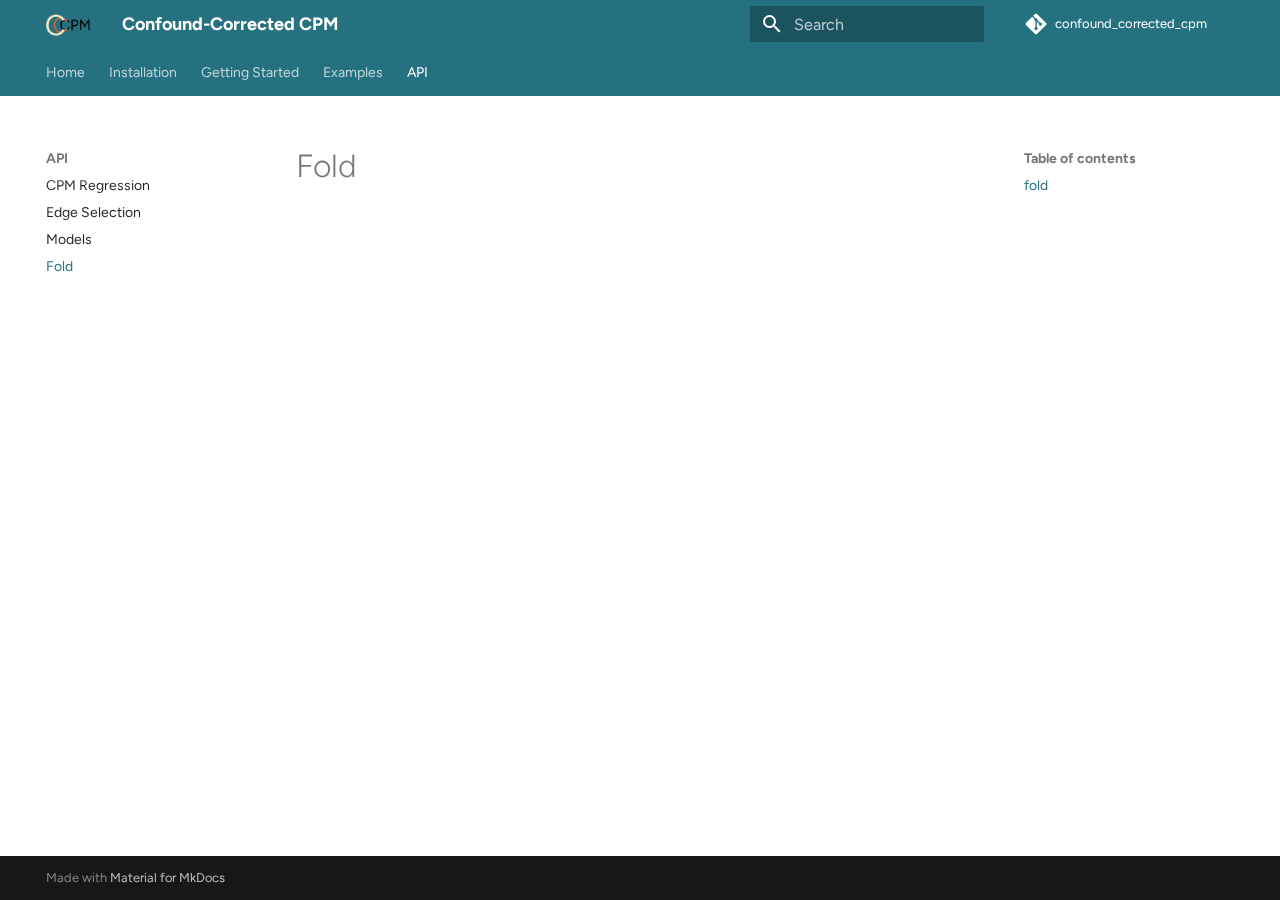
<file: api/fold/index.html>
<!doctype html>
<html lang="en" class="no-js">
  <head>
    
      <meta charset="utf-8">
      <meta name="viewport" content="width=device-width,initial-scale=1">
      
      
      
        <link rel="canonical" href="https://wwu-mmll.github.io/confound_corrected_cpm/api/fold/">
      
      
        <link rel="prev" href="../models/">
      
      
      
      <link rel="icon" href="../../assets/img/CCCPM.png">
      <meta name="generator" content="mkdocs-1.6.1, mkdocs-material-9.5.48">
    
    
      
        <title>Fold - Confound-Corrected CPM</title>
      
    
    
      <link rel="stylesheet" href="../../assets/stylesheets/main.6f8fc17f.min.css">
      
        
        <link rel="stylesheet" href="../../assets/stylesheets/palette.06af60db.min.css">
      
      


    
    
      
    
    
      
        
        
        <link rel="preconnect" href="https://fonts.gstatic.com" crossorigin>
        <link rel="stylesheet" href="https://fonts.googleapis.com/css?family=Figtree:300,300i,400,400i,700,700i%7CRoboto+Mono:400,400i,700,700i&display=fallback">
        <style>:root{--md-text-font:"Figtree";--md-code-font:"Roboto Mono"}</style>
      
    
    
      <link rel="stylesheet" href="../../assets/_mkdocstrings.css">
    
      <link rel="stylesheet" href="../../stylesheets/extra.css">
    
    <script>__md_scope=new URL("../..",location),__md_hash=e=>[...e].reduce(((e,_)=>(e<<5)-e+_.charCodeAt(0)),0),__md_get=(e,_=localStorage,t=__md_scope)=>JSON.parse(_.getItem(t.pathname+"."+e)),__md_set=(e,_,t=localStorage,a=__md_scope)=>{try{t.setItem(a.pathname+"."+e,JSON.stringify(_))}catch(e){}}</script>
    
      

    
    
    
  </head>
  
  
    
    
    
    
    
    <body dir="ltr" data-md-color-scheme="default" data-md-color-primary="custom" data-md-color-accent="custom">
  
    
    <input class="md-toggle" data-md-toggle="drawer" type="checkbox" id="__drawer" autocomplete="off">
    <input class="md-toggle" data-md-toggle="search" type="checkbox" id="__search" autocomplete="off">
    <label class="md-overlay" for="__drawer"></label>
    <div data-md-component="skip">
      
        
        <a href="#fold" class="md-skip">
          Skip to content
        </a>
      
    </div>
    <div data-md-component="announce">
      
    </div>
    
    
      

<header class="md-header" data-md-component="header">
  <nav class="md-header__inner md-grid" aria-label="Header">
    <a href="../.." title="Confound-Corrected CPM" class="md-header__button md-logo" aria-label="Confound-Corrected CPM" data-md-component="logo">
      
  <img src="../../assets/img/CCCPM.png" alt="logo">

    </a>
    <label class="md-header__button md-icon" for="__drawer">
      
      <svg xmlns="http://www.w3.org/2000/svg" viewBox="0 0 24 24"><path d="M3 6h18v2H3zm0 5h18v2H3zm0 5h18v2H3z"/></svg>
    </label>
    <div class="md-header__title" data-md-component="header-title">
      <div class="md-header__ellipsis">
        <div class="md-header__topic">
          <span class="md-ellipsis">
            Confound-Corrected CPM
          </span>
        </div>
        <div class="md-header__topic" data-md-component="header-topic">
          <span class="md-ellipsis">
            
              Fold
            
          </span>
        </div>
      </div>
    </div>
    
      
    
    
    
    
      <label class="md-header__button md-icon" for="__search">
        
        <svg xmlns="http://www.w3.org/2000/svg" viewBox="0 0 24 24"><path d="M9.5 3A6.5 6.5 0 0 1 16 9.5c0 1.61-.59 3.09-1.56 4.23l.27.27h.79l5 5-1.5 1.5-5-5v-.79l-.27-.27A6.52 6.52 0 0 1 9.5 16 6.5 6.5 0 0 1 3 9.5 6.5 6.5 0 0 1 9.5 3m0 2C7 5 5 7 5 9.5S7 14 9.5 14 14 12 14 9.5 12 5 9.5 5"/></svg>
      </label>
      <div class="md-search" data-md-component="search" role="dialog">
  <label class="md-search__overlay" for="__search"></label>
  <div class="md-search__inner" role="search">
    <form class="md-search__form" name="search">
      <input type="text" class="md-search__input" name="query" aria-label="Search" placeholder="Search" autocapitalize="off" autocorrect="off" autocomplete="off" spellcheck="false" data-md-component="search-query" required>
      <label class="md-search__icon md-icon" for="__search">
        
        <svg xmlns="http://www.w3.org/2000/svg" viewBox="0 0 24 24"><path d="M9.5 3A6.5 6.5 0 0 1 16 9.5c0 1.61-.59 3.09-1.56 4.23l.27.27h.79l5 5-1.5 1.5-5-5v-.79l-.27-.27A6.52 6.52 0 0 1 9.5 16 6.5 6.5 0 0 1 3 9.5 6.5 6.5 0 0 1 9.5 3m0 2C7 5 5 7 5 9.5S7 14 9.5 14 14 12 14 9.5 12 5 9.5 5"/></svg>
        
        <svg xmlns="http://www.w3.org/2000/svg" viewBox="0 0 24 24"><path d="M20 11v2H8l5.5 5.5-1.42 1.42L4.16 12l7.92-7.92L13.5 5.5 8 11z"/></svg>
      </label>
      <nav class="md-search__options" aria-label="Search">
        
        <button type="reset" class="md-search__icon md-icon" title="Clear" aria-label="Clear" tabindex="-1">
          
          <svg xmlns="http://www.w3.org/2000/svg" viewBox="0 0 24 24"><path d="M19 6.41 17.59 5 12 10.59 6.41 5 5 6.41 10.59 12 5 17.59 6.41 19 12 13.41 17.59 19 19 17.59 13.41 12z"/></svg>
        </button>
      </nav>
      
    </form>
    <div class="md-search__output">
      <div class="md-search__scrollwrap" tabindex="0" data-md-scrollfix>
        <div class="md-search-result" data-md-component="search-result">
          <div class="md-search-result__meta">
            Initializing search
          </div>
          <ol class="md-search-result__list" role="presentation"></ol>
        </div>
      </div>
    </div>
  </div>
</div>
    
    
      <div class="md-header__source">
        <a href="https://github.com/wwu-mmll/confound_corrected_cpm" title="Go to repository" class="md-source" data-md-component="source">
  <div class="md-source__icon md-icon">
    
    <svg xmlns="http://www.w3.org/2000/svg" viewBox="0 0 448 512"><!--! Font Awesome Free 6.7.1 by @fontawesome - https://fontawesome.com License - https://fontawesome.com/license/free (Icons: CC BY 4.0, Fonts: SIL OFL 1.1, Code: MIT License) Copyright 2024 Fonticons, Inc.--><path d="M439.55 236.05 244 40.45a28.87 28.87 0 0 0-40.81 0l-40.66 40.63 51.52 51.52c27.06-9.14 52.68 16.77 43.39 43.68l49.66 49.66c34.23-11.8 61.18 31 35.47 56.69-26.49 26.49-70.21-2.87-56-37.34L240.22 199v121.85c25.3 12.54 22.26 41.85 9.08 55a34.34 34.34 0 0 1-48.55 0c-17.57-17.6-11.07-46.91 11.25-56v-123c-20.8-8.51-24.6-30.74-18.64-45L142.57 101 8.45 235.14a28.86 28.86 0 0 0 0 40.81l195.61 195.6a28.86 28.86 0 0 0 40.8 0l194.69-194.69a28.86 28.86 0 0 0 0-40.81"/></svg>
  </div>
  <div class="md-source__repository">
    confound_corrected_cpm
  </div>
</a>
      </div>
    
  </nav>
  
</header>
    
    <div class="md-container" data-md-component="container">
      
      
        
          
            
<nav class="md-tabs" aria-label="Tabs" data-md-component="tabs">
  <div class="md-grid">
    <ul class="md-tabs__list">
      
        
  
  
  
    <li class="md-tabs__item">
      <a href="../.." class="md-tabs__link">
        
  
    
  
  Home

      </a>
    </li>
  

      
        
  
  
  
    <li class="md-tabs__item">
      <a href="../../installation/" class="md-tabs__link">
        
  
    
  
  Installation

      </a>
    </li>
  

      
        
  
  
  
    <li class="md-tabs__item">
      <a href="../../getting_started/" class="md-tabs__link">
        
  
    
  
  Getting Started

      </a>
    </li>
  

      
        
  
  
  
    
    
      <li class="md-tabs__item">
        <a href="../../examples/simulated_data/" class="md-tabs__link">
          
  
  Examples

        </a>
      </li>
    
  

      
        
  
  
    
  
  
    
    
      <li class="md-tabs__item md-tabs__item--active">
        <a href="../cpm_regression/" class="md-tabs__link">
          
  
  API

        </a>
      </li>
    
  

      
    </ul>
  </div>
</nav>
          
        
      
      <main class="md-main" data-md-component="main">
        <div class="md-main__inner md-grid">
          
            
              
              <div class="md-sidebar md-sidebar--primary" data-md-component="sidebar" data-md-type="navigation" >
                <div class="md-sidebar__scrollwrap">
                  <div class="md-sidebar__inner">
                    


  


<nav class="md-nav md-nav--primary md-nav--lifted" aria-label="Navigation" data-md-level="0">
  <label class="md-nav__title" for="__drawer">
    <a href="../.." title="Confound-Corrected CPM" class="md-nav__button md-logo" aria-label="Confound-Corrected CPM" data-md-component="logo">
      
  <img src="../../assets/img/CCCPM.png" alt="logo">

    </a>
    Confound-Corrected CPM
  </label>
  
    <div class="md-nav__source">
      <a href="https://github.com/wwu-mmll/confound_corrected_cpm" title="Go to repository" class="md-source" data-md-component="source">
  <div class="md-source__icon md-icon">
    
    <svg xmlns="http://www.w3.org/2000/svg" viewBox="0 0 448 512"><!--! Font Awesome Free 6.7.1 by @fontawesome - https://fontawesome.com License - https://fontawesome.com/license/free (Icons: CC BY 4.0, Fonts: SIL OFL 1.1, Code: MIT License) Copyright 2024 Fonticons, Inc.--><path d="M439.55 236.05 244 40.45a28.87 28.87 0 0 0-40.81 0l-40.66 40.63 51.52 51.52c27.06-9.14 52.68 16.77 43.39 43.68l49.66 49.66c34.23-11.8 61.18 31 35.47 56.69-26.49 26.49-70.21-2.87-56-37.34L240.22 199v121.85c25.3 12.54 22.26 41.85 9.08 55a34.34 34.34 0 0 1-48.55 0c-17.57-17.6-11.07-46.91 11.25-56v-123c-20.8-8.51-24.6-30.74-18.64-45L142.57 101 8.45 235.14a28.86 28.86 0 0 0 0 40.81l195.61 195.6a28.86 28.86 0 0 0 40.8 0l194.69-194.69a28.86 28.86 0 0 0 0-40.81"/></svg>
  </div>
  <div class="md-source__repository">
    confound_corrected_cpm
  </div>
</a>
    </div>
  
  <ul class="md-nav__list" data-md-scrollfix>
    
      
      
  
  
  
  
    <li class="md-nav__item">
      <a href="../.." class="md-nav__link">
        
  
  <span class="md-ellipsis">
    Home
  </span>
  

      </a>
    </li>
  

    
      
      
  
  
  
  
    <li class="md-nav__item">
      <a href="../../installation/" class="md-nav__link">
        
  
  <span class="md-ellipsis">
    Installation
  </span>
  

      </a>
    </li>
  

    
      
      
  
  
  
  
    <li class="md-nav__item">
      <a href="../../getting_started/" class="md-nav__link">
        
  
  <span class="md-ellipsis">
    Getting Started
  </span>
  

      </a>
    </li>
  

    
      
      
  
  
  
  
    
    
    
      
      
        
      
    
    
    <li class="md-nav__item md-nav__item--nested">
      
        
        
        <input class="md-nav__toggle md-toggle " type="checkbox" id="__nav_4" >
        
          
          <label class="md-nav__link" for="__nav_4" id="__nav_4_label" tabindex="0">
            
  
  <span class="md-ellipsis">
    Examples
  </span>
  

            <span class="md-nav__icon md-icon"></span>
          </label>
        
        <nav class="md-nav" data-md-level="1" aria-labelledby="__nav_4_label" aria-expanded="false">
          <label class="md-nav__title" for="__nav_4">
            <span class="md-nav__icon md-icon"></span>
            Examples
          </label>
          <ul class="md-nav__list" data-md-scrollfix>
            
              
                
  
  
  
  
    <li class="md-nav__item">
      <a href="../../examples/simulated_data/" class="md-nav__link">
        
  
  <span class="md-ellipsis">
    Simulated Data
  </span>
  

      </a>
    </li>
  

              
            
              
                
  
  
  
  
    <li class="md-nav__item">
      <a href="../../examples/human_connectome_project/" class="md-nav__link">
        
  
  <span class="md-ellipsis">
    HCP
  </span>
  

      </a>
    </li>
  

              
            
          </ul>
        </nav>
      
    </li>
  

    
      
      
  
  
    
  
  
  
    
    
    
      
        
        
      
      
        
      
    
    
    <li class="md-nav__item md-nav__item--active md-nav__item--section md-nav__item--nested">
      
        
        
        <input class="md-nav__toggle md-toggle " type="checkbox" id="__nav_5" checked>
        
          
          <label class="md-nav__link" for="__nav_5" id="__nav_5_label" tabindex="">
            
  
  <span class="md-ellipsis">
    API
  </span>
  

            <span class="md-nav__icon md-icon"></span>
          </label>
        
        <nav class="md-nav" data-md-level="1" aria-labelledby="__nav_5_label" aria-expanded="true">
          <label class="md-nav__title" for="__nav_5">
            <span class="md-nav__icon md-icon"></span>
            API
          </label>
          <ul class="md-nav__list" data-md-scrollfix>
            
              
                
  
  
  
  
    <li class="md-nav__item">
      <a href="../cpm_regression/" class="md-nav__link">
        
  
  <span class="md-ellipsis">
    CPM Regression
  </span>
  

      </a>
    </li>
  

              
            
              
                
  
  
  
  
    <li class="md-nav__item">
      <a href="../edge_selection/" class="md-nav__link">
        
  
  <span class="md-ellipsis">
    Edge Selection
  </span>
  

      </a>
    </li>
  

              
            
              
                
  
  
  
  
    <li class="md-nav__item">
      <a href="../models/" class="md-nav__link">
        
  
  <span class="md-ellipsis">
    Models
  </span>
  

      </a>
    </li>
  

              
            
              
                
  
  
    
  
  
  
    <li class="md-nav__item md-nav__item--active">
      
      <input class="md-nav__toggle md-toggle" type="checkbox" id="__toc">
      
      
        
      
      
        <label class="md-nav__link md-nav__link--active" for="__toc">
          
  
  <span class="md-ellipsis">
    Fold
  </span>
  

          <span class="md-nav__icon md-icon"></span>
        </label>
      
      <a href="./" class="md-nav__link md-nav__link--active">
        
  
  <span class="md-ellipsis">
    Fold
  </span>
  

      </a>
      
        

<nav class="md-nav md-nav--secondary" aria-label="Table of contents">
  
  
  
    
  
  
    <label class="md-nav__title" for="__toc">
      <span class="md-nav__icon md-icon"></span>
      Table of contents
    </label>
    <ul class="md-nav__list" data-md-component="toc" data-md-scrollfix>
      
        <li class="md-nav__item">
  <a href="#cpm.fold" class="md-nav__link">
    <span class="md-ellipsis">
      fold
    </span>
  </a>
  
</li>
      
    </ul>
  
</nav>
      
    </li>
  

              
            
          </ul>
        </nav>
      
    </li>
  

    
  </ul>
</nav>
                  </div>
                </div>
              </div>
            
            
              
              <div class="md-sidebar md-sidebar--secondary" data-md-component="sidebar" data-md-type="toc" >
                <div class="md-sidebar__scrollwrap">
                  <div class="md-sidebar__inner">
                    

<nav class="md-nav md-nav--secondary" aria-label="Table of contents">
  
  
  
    
  
  
    <label class="md-nav__title" for="__toc">
      <span class="md-nav__icon md-icon"></span>
      Table of contents
    </label>
    <ul class="md-nav__list" data-md-component="toc" data-md-scrollfix>
      
        <li class="md-nav__item">
  <a href="#cpm.fold" class="md-nav__link">
    <span class="md-ellipsis">
      fold
    </span>
  </a>
  
</li>
      
    </ul>
  
</nav>
                  </div>
                </div>
              </div>
            
          
          
            <div class="md-content" data-md-component="content">
              <article class="md-content__inner md-typeset">
                
                  

  
  


<h1 id="fold">Fold</h1>


<div class="doc doc-object doc-module">



<a id="cpm.fold"></a>
    <div class="doc doc-contents first">








  <div class="doc doc-children">











  </div>

    </div>

</div>












                
              </article>
            </div>
          
          
<script>var target=document.getElementById(location.hash.slice(1));target&&target.name&&(target.checked=target.name.startsWith("__tabbed_"))</script>
        </div>
        
      </main>
      
        <footer class="md-footer">
  
  <div class="md-footer-meta md-typeset">
    <div class="md-footer-meta__inner md-grid">
      <div class="md-copyright">
  
  
    Made with
    <a href="https://squidfunk.github.io/mkdocs-material/" target="_blank" rel="noopener">
      Material for MkDocs
    </a>
  
</div>
      
    </div>
  </div>
</footer>
      
    </div>
    <div class="md-dialog" data-md-component="dialog">
      <div class="md-dialog__inner md-typeset"></div>
    </div>
    
    
    <script id="__config" type="application/json">{"base": "../..", "features": ["toc.follow", "navigation.tabs", "navigation.sections"], "search": "../../assets/javascripts/workers/search.6ce7567c.min.js", "translations": {"clipboard.copied": "Copied to clipboard", "clipboard.copy": "Copy to clipboard", "search.result.more.one": "1 more on this page", "search.result.more.other": "# more on this page", "search.result.none": "No matching documents", "search.result.one": "1 matching document", "search.result.other": "# matching documents", "search.result.placeholder": "Type to start searching", "search.result.term.missing": "Missing", "select.version": "Select version"}}</script>
    
    
      <script src="../../assets/javascripts/bundle.83f73b43.min.js"></script>
      
    
  </body>
</html>
</file>
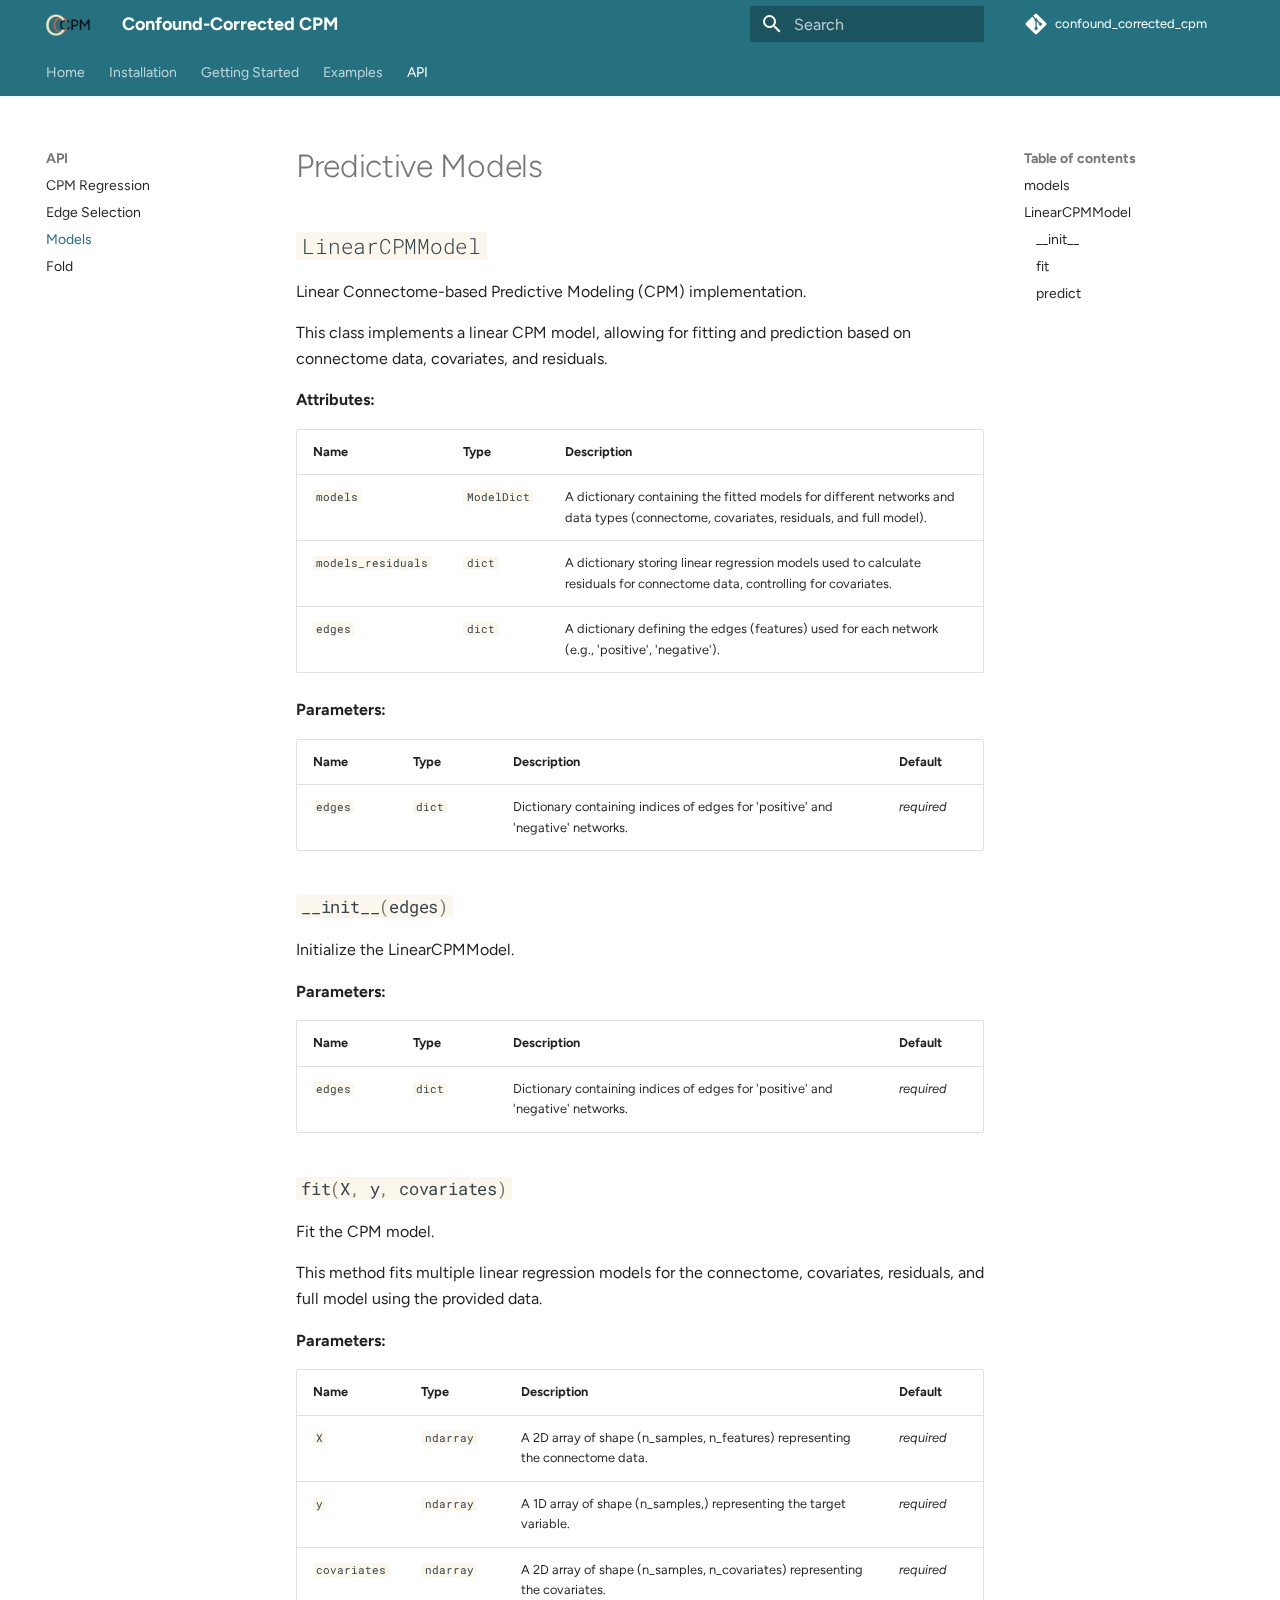
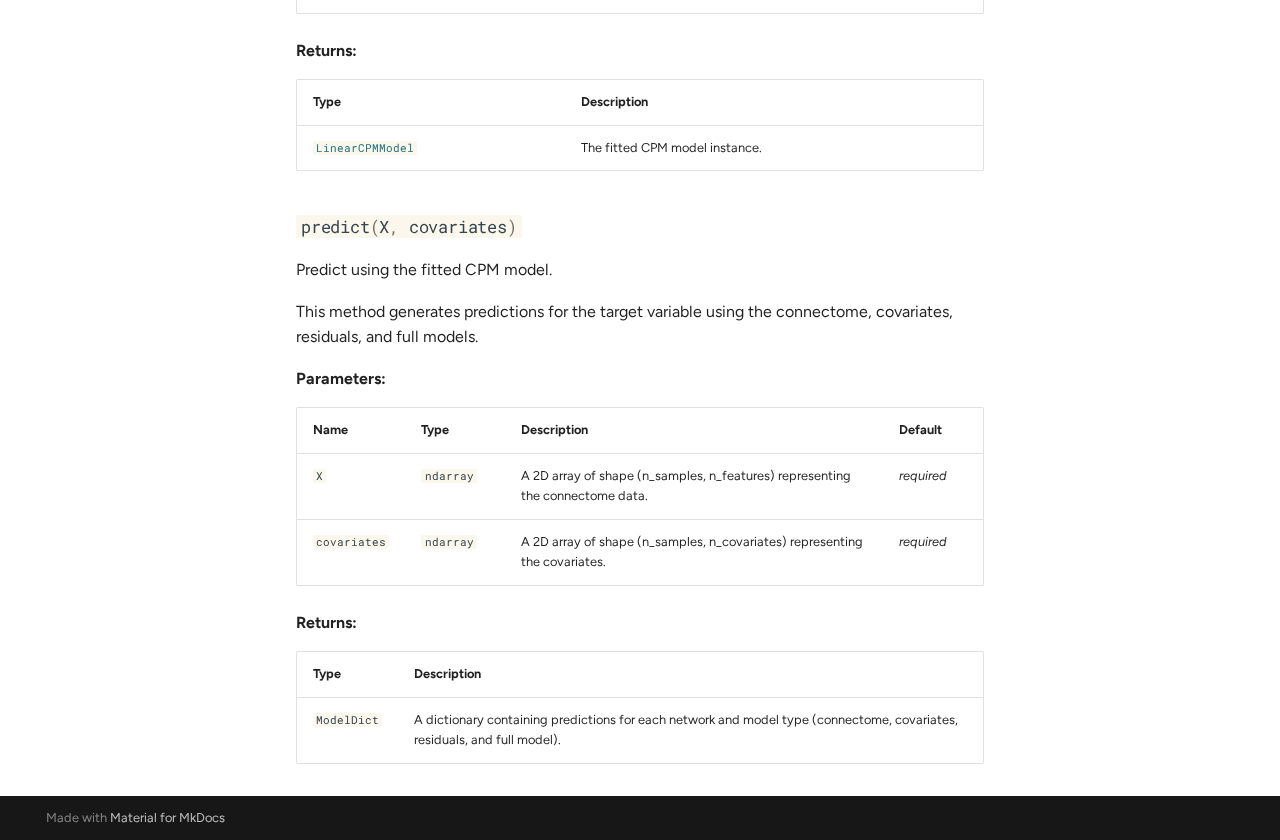
<file: api/models/index.html>
<!doctype html>
<html lang="en" class="no-js">
  <head>
    
      <meta charset="utf-8">
      <meta name="viewport" content="width=device-width,initial-scale=1">
      
      
      
        <link rel="canonical" href="https://wwu-mmll.github.io/confound_corrected_cpm/api/models/">
      
      
        <link rel="prev" href="../edge_selection/">
      
      
        <link rel="next" href="../fold/">
      
      
      <link rel="icon" href="../../assets/img/CCCPM.png">
      <meta name="generator" content="mkdocs-1.6.1, mkdocs-material-9.5.48">
    
    
      
        <title>Models - Confound-Corrected CPM</title>
      
    
    
      <link rel="stylesheet" href="../../assets/stylesheets/main.6f8fc17f.min.css">
      
        
        <link rel="stylesheet" href="../../assets/stylesheets/palette.06af60db.min.css">
      
      


    
    
      
    
    
      
        
        
        <link rel="preconnect" href="https://fonts.gstatic.com" crossorigin>
        <link rel="stylesheet" href="https://fonts.googleapis.com/css?family=Figtree:300,300i,400,400i,700,700i%7CRoboto+Mono:400,400i,700,700i&display=fallback">
        <style>:root{--md-text-font:"Figtree";--md-code-font:"Roboto Mono"}</style>
      
    
    
      <link rel="stylesheet" href="../../assets/_mkdocstrings.css">
    
      <link rel="stylesheet" href="../../stylesheets/extra.css">
    
    <script>__md_scope=new URL("../..",location),__md_hash=e=>[...e].reduce(((e,_)=>(e<<5)-e+_.charCodeAt(0)),0),__md_get=(e,_=localStorage,t=__md_scope)=>JSON.parse(_.getItem(t.pathname+"."+e)),__md_set=(e,_,t=localStorage,a=__md_scope)=>{try{t.setItem(a.pathname+"."+e,JSON.stringify(_))}catch(e){}}</script>
    
      

    
    
    
  </head>
  
  
    
    
    
    
    
    <body dir="ltr" data-md-color-scheme="default" data-md-color-primary="custom" data-md-color-accent="custom">
  
    
    <input class="md-toggle" data-md-toggle="drawer" type="checkbox" id="__drawer" autocomplete="off">
    <input class="md-toggle" data-md-toggle="search" type="checkbox" id="__search" autocomplete="off">
    <label class="md-overlay" for="__drawer"></label>
    <div data-md-component="skip">
      
        
        <a href="#predictive-models" class="md-skip">
          Skip to content
        </a>
      
    </div>
    <div data-md-component="announce">
      
    </div>
    
    
      

<header class="md-header" data-md-component="header">
  <nav class="md-header__inner md-grid" aria-label="Header">
    <a href="../.." title="Confound-Corrected CPM" class="md-header__button md-logo" aria-label="Confound-Corrected CPM" data-md-component="logo">
      
  <img src="../../assets/img/CCCPM.png" alt="logo">

    </a>
    <label class="md-header__button md-icon" for="__drawer">
      
      <svg xmlns="http://www.w3.org/2000/svg" viewBox="0 0 24 24"><path d="M3 6h18v2H3zm0 5h18v2H3zm0 5h18v2H3z"/></svg>
    </label>
    <div class="md-header__title" data-md-component="header-title">
      <div class="md-header__ellipsis">
        <div class="md-header__topic">
          <span class="md-ellipsis">
            Confound-Corrected CPM
          </span>
        </div>
        <div class="md-header__topic" data-md-component="header-topic">
          <span class="md-ellipsis">
            
              Models
            
          </span>
        </div>
      </div>
    </div>
    
      
    
    
    
    
      <label class="md-header__button md-icon" for="__search">
        
        <svg xmlns="http://www.w3.org/2000/svg" viewBox="0 0 24 24"><path d="M9.5 3A6.5 6.5 0 0 1 16 9.5c0 1.61-.59 3.09-1.56 4.23l.27.27h.79l5 5-1.5 1.5-5-5v-.79l-.27-.27A6.52 6.52 0 0 1 9.5 16 6.5 6.5 0 0 1 3 9.5 6.5 6.5 0 0 1 9.5 3m0 2C7 5 5 7 5 9.5S7 14 9.5 14 14 12 14 9.5 12 5 9.5 5"/></svg>
      </label>
      <div class="md-search" data-md-component="search" role="dialog">
  <label class="md-search__overlay" for="__search"></label>
  <div class="md-search__inner" role="search">
    <form class="md-search__form" name="search">
      <input type="text" class="md-search__input" name="query" aria-label="Search" placeholder="Search" autocapitalize="off" autocorrect="off" autocomplete="off" spellcheck="false" data-md-component="search-query" required>
      <label class="md-search__icon md-icon" for="__search">
        
        <svg xmlns="http://www.w3.org/2000/svg" viewBox="0 0 24 24"><path d="M9.5 3A6.5 6.5 0 0 1 16 9.5c0 1.61-.59 3.09-1.56 4.23l.27.27h.79l5 5-1.5 1.5-5-5v-.79l-.27-.27A6.52 6.52 0 0 1 9.5 16 6.5 6.5 0 0 1 3 9.5 6.5 6.5 0 0 1 9.5 3m0 2C7 5 5 7 5 9.5S7 14 9.5 14 14 12 14 9.5 12 5 9.5 5"/></svg>
        
        <svg xmlns="http://www.w3.org/2000/svg" viewBox="0 0 24 24"><path d="M20 11v2H8l5.5 5.5-1.42 1.42L4.16 12l7.92-7.92L13.5 5.5 8 11z"/></svg>
      </label>
      <nav class="md-search__options" aria-label="Search">
        
        <button type="reset" class="md-search__icon md-icon" title="Clear" aria-label="Clear" tabindex="-1">
          
          <svg xmlns="http://www.w3.org/2000/svg" viewBox="0 0 24 24"><path d="M19 6.41 17.59 5 12 10.59 6.41 5 5 6.41 10.59 12 5 17.59 6.41 19 12 13.41 17.59 19 19 17.59 13.41 12z"/></svg>
        </button>
      </nav>
      
    </form>
    <div class="md-search__output">
      <div class="md-search__scrollwrap" tabindex="0" data-md-scrollfix>
        <div class="md-search-result" data-md-component="search-result">
          <div class="md-search-result__meta">
            Initializing search
          </div>
          <ol class="md-search-result__list" role="presentation"></ol>
        </div>
      </div>
    </div>
  </div>
</div>
    
    
      <div class="md-header__source">
        <a href="https://github.com/wwu-mmll/confound_corrected_cpm" title="Go to repository" class="md-source" data-md-component="source">
  <div class="md-source__icon md-icon">
    
    <svg xmlns="http://www.w3.org/2000/svg" viewBox="0 0 448 512"><!--! Font Awesome Free 6.7.1 by @fontawesome - https://fontawesome.com License - https://fontawesome.com/license/free (Icons: CC BY 4.0, Fonts: SIL OFL 1.1, Code: MIT License) Copyright 2024 Fonticons, Inc.--><path d="M439.55 236.05 244 40.45a28.87 28.87 0 0 0-40.81 0l-40.66 40.63 51.52 51.52c27.06-9.14 52.68 16.77 43.39 43.68l49.66 49.66c34.23-11.8 61.18 31 35.47 56.69-26.49 26.49-70.21-2.87-56-37.34L240.22 199v121.85c25.3 12.54 22.26 41.85 9.08 55a34.34 34.34 0 0 1-48.55 0c-17.57-17.6-11.07-46.91 11.25-56v-123c-20.8-8.51-24.6-30.74-18.64-45L142.57 101 8.45 235.14a28.86 28.86 0 0 0 0 40.81l195.61 195.6a28.86 28.86 0 0 0 40.8 0l194.69-194.69a28.86 28.86 0 0 0 0-40.81"/></svg>
  </div>
  <div class="md-source__repository">
    confound_corrected_cpm
  </div>
</a>
      </div>
    
  </nav>
  
</header>
    
    <div class="md-container" data-md-component="container">
      
      
        
          
            
<nav class="md-tabs" aria-label="Tabs" data-md-component="tabs">
  <div class="md-grid">
    <ul class="md-tabs__list">
      
        
  
  
  
    <li class="md-tabs__item">
      <a href="../.." class="md-tabs__link">
        
  
    
  
  Home

      </a>
    </li>
  

      
        
  
  
  
    <li class="md-tabs__item">
      <a href="../../installation/" class="md-tabs__link">
        
  
    
  
  Installation

      </a>
    </li>
  

      
        
  
  
  
    <li class="md-tabs__item">
      <a href="../../getting_started/" class="md-tabs__link">
        
  
    
  
  Getting Started

      </a>
    </li>
  

      
        
  
  
  
    
    
      <li class="md-tabs__item">
        <a href="../../examples/simulated_data/" class="md-tabs__link">
          
  
  Examples

        </a>
      </li>
    
  

      
        
  
  
    
  
  
    
    
      <li class="md-tabs__item md-tabs__item--active">
        <a href="../cpm_regression/" class="md-tabs__link">
          
  
  API

        </a>
      </li>
    
  

      
    </ul>
  </div>
</nav>
          
        
      
      <main class="md-main" data-md-component="main">
        <div class="md-main__inner md-grid">
          
            
              
              <div class="md-sidebar md-sidebar--primary" data-md-component="sidebar" data-md-type="navigation" >
                <div class="md-sidebar__scrollwrap">
                  <div class="md-sidebar__inner">
                    


  


<nav class="md-nav md-nav--primary md-nav--lifted" aria-label="Navigation" data-md-level="0">
  <label class="md-nav__title" for="__drawer">
    <a href="../.." title="Confound-Corrected CPM" class="md-nav__button md-logo" aria-label="Confound-Corrected CPM" data-md-component="logo">
      
  <img src="../../assets/img/CCCPM.png" alt="logo">

    </a>
    Confound-Corrected CPM
  </label>
  
    <div class="md-nav__source">
      <a href="https://github.com/wwu-mmll/confound_corrected_cpm" title="Go to repository" class="md-source" data-md-component="source">
  <div class="md-source__icon md-icon">
    
    <svg xmlns="http://www.w3.org/2000/svg" viewBox="0 0 448 512"><!--! Font Awesome Free 6.7.1 by @fontawesome - https://fontawesome.com License - https://fontawesome.com/license/free (Icons: CC BY 4.0, Fonts: SIL OFL 1.1, Code: MIT License) Copyright 2024 Fonticons, Inc.--><path d="M439.55 236.05 244 40.45a28.87 28.87 0 0 0-40.81 0l-40.66 40.63 51.52 51.52c27.06-9.14 52.68 16.77 43.39 43.68l49.66 49.66c34.23-11.8 61.18 31 35.47 56.69-26.49 26.49-70.21-2.87-56-37.34L240.22 199v121.85c25.3 12.54 22.26 41.85 9.08 55a34.34 34.34 0 0 1-48.55 0c-17.57-17.6-11.07-46.91 11.25-56v-123c-20.8-8.51-24.6-30.74-18.64-45L142.57 101 8.45 235.14a28.86 28.86 0 0 0 0 40.81l195.61 195.6a28.86 28.86 0 0 0 40.8 0l194.69-194.69a28.86 28.86 0 0 0 0-40.81"/></svg>
  </div>
  <div class="md-source__repository">
    confound_corrected_cpm
  </div>
</a>
    </div>
  
  <ul class="md-nav__list" data-md-scrollfix>
    
      
      
  
  
  
  
    <li class="md-nav__item">
      <a href="../.." class="md-nav__link">
        
  
  <span class="md-ellipsis">
    Home
  </span>
  

      </a>
    </li>
  

    
      
      
  
  
  
  
    <li class="md-nav__item">
      <a href="../../installation/" class="md-nav__link">
        
  
  <span class="md-ellipsis">
    Installation
  </span>
  

      </a>
    </li>
  

    
      
      
  
  
  
  
    <li class="md-nav__item">
      <a href="../../getting_started/" class="md-nav__link">
        
  
  <span class="md-ellipsis">
    Getting Started
  </span>
  

      </a>
    </li>
  

    
      
      
  
  
  
  
    
    
    
      
      
        
      
    
    
    <li class="md-nav__item md-nav__item--nested">
      
        
        
        <input class="md-nav__toggle md-toggle " type="checkbox" id="__nav_4" >
        
          
          <label class="md-nav__link" for="__nav_4" id="__nav_4_label" tabindex="0">
            
  
  <span class="md-ellipsis">
    Examples
  </span>
  

            <span class="md-nav__icon md-icon"></span>
          </label>
        
        <nav class="md-nav" data-md-level="1" aria-labelledby="__nav_4_label" aria-expanded="false">
          <label class="md-nav__title" for="__nav_4">
            <span class="md-nav__icon md-icon"></span>
            Examples
          </label>
          <ul class="md-nav__list" data-md-scrollfix>
            
              
                
  
  
  
  
    <li class="md-nav__item">
      <a href="../../examples/simulated_data/" class="md-nav__link">
        
  
  <span class="md-ellipsis">
    Simulated Data
  </span>
  

      </a>
    </li>
  

              
            
              
                
  
  
  
  
    <li class="md-nav__item">
      <a href="../../examples/human_connectome_project/" class="md-nav__link">
        
  
  <span class="md-ellipsis">
    HCP
  </span>
  

      </a>
    </li>
  

              
            
          </ul>
        </nav>
      
    </li>
  

    
      
      
  
  
    
  
  
  
    
    
    
      
        
        
      
      
        
      
    
    
    <li class="md-nav__item md-nav__item--active md-nav__item--section md-nav__item--nested">
      
        
        
        <input class="md-nav__toggle md-toggle " type="checkbox" id="__nav_5" checked>
        
          
          <label class="md-nav__link" for="__nav_5" id="__nav_5_label" tabindex="">
            
  
  <span class="md-ellipsis">
    API
  </span>
  

            <span class="md-nav__icon md-icon"></span>
          </label>
        
        <nav class="md-nav" data-md-level="1" aria-labelledby="__nav_5_label" aria-expanded="true">
          <label class="md-nav__title" for="__nav_5">
            <span class="md-nav__icon md-icon"></span>
            API
          </label>
          <ul class="md-nav__list" data-md-scrollfix>
            
              
                
  
  
  
  
    <li class="md-nav__item">
      <a href="../cpm_regression/" class="md-nav__link">
        
  
  <span class="md-ellipsis">
    CPM Regression
  </span>
  

      </a>
    </li>
  

              
            
              
                
  
  
  
  
    <li class="md-nav__item">
      <a href="../edge_selection/" class="md-nav__link">
        
  
  <span class="md-ellipsis">
    Edge Selection
  </span>
  

      </a>
    </li>
  

              
            
              
                
  
  
    
  
  
  
    <li class="md-nav__item md-nav__item--active">
      
      <input class="md-nav__toggle md-toggle" type="checkbox" id="__toc">
      
      
        
      
      
        <label class="md-nav__link md-nav__link--active" for="__toc">
          
  
  <span class="md-ellipsis">
    Models
  </span>
  

          <span class="md-nav__icon md-icon"></span>
        </label>
      
      <a href="./" class="md-nav__link md-nav__link--active">
        
  
  <span class="md-ellipsis">
    Models
  </span>
  

      </a>
      
        

<nav class="md-nav md-nav--secondary" aria-label="Table of contents">
  
  
  
    
  
  
    <label class="md-nav__title" for="__toc">
      <span class="md-nav__icon md-icon"></span>
      Table of contents
    </label>
    <ul class="md-nav__list" data-md-component="toc" data-md-scrollfix>
      
        <li class="md-nav__item">
  <a href="#cpm.models" class="md-nav__link">
    <span class="md-ellipsis">
      models
    </span>
  </a>
  
</li>
      
        <li class="md-nav__item">
  <a href="#cpm.models.LinearCPMModel" class="md-nav__link">
    <span class="md-ellipsis">
      LinearCPMModel
    </span>
  </a>
  
    <nav class="md-nav" aria-label="LinearCPMModel">
      <ul class="md-nav__list">
        
          <li class="md-nav__item">
  <a href="#cpm.models.LinearCPMModel.__init__" class="md-nav__link">
    <span class="md-ellipsis">
      __init__
    </span>
  </a>
  
</li>
        
          <li class="md-nav__item">
  <a href="#cpm.models.LinearCPMModel.fit" class="md-nav__link">
    <span class="md-ellipsis">
      fit
    </span>
  </a>
  
</li>
        
          <li class="md-nav__item">
  <a href="#cpm.models.LinearCPMModel.predict" class="md-nav__link">
    <span class="md-ellipsis">
      predict
    </span>
  </a>
  
</li>
        
      </ul>
    </nav>
  
</li>
      
    </ul>
  
</nav>
      
    </li>
  

              
            
              
                
  
  
  
  
    <li class="md-nav__item">
      <a href="../fold/" class="md-nav__link">
        
  
  <span class="md-ellipsis">
    Fold
  </span>
  

      </a>
    </li>
  

              
            
          </ul>
        </nav>
      
    </li>
  

    
  </ul>
</nav>
                  </div>
                </div>
              </div>
            
            
              
              <div class="md-sidebar md-sidebar--secondary" data-md-component="sidebar" data-md-type="toc" >
                <div class="md-sidebar__scrollwrap">
                  <div class="md-sidebar__inner">
                    

<nav class="md-nav md-nav--secondary" aria-label="Table of contents">
  
  
  
    
  
  
    <label class="md-nav__title" for="__toc">
      <span class="md-nav__icon md-icon"></span>
      Table of contents
    </label>
    <ul class="md-nav__list" data-md-component="toc" data-md-scrollfix>
      
        <li class="md-nav__item">
  <a href="#cpm.models" class="md-nav__link">
    <span class="md-ellipsis">
      models
    </span>
  </a>
  
</li>
      
        <li class="md-nav__item">
  <a href="#cpm.models.LinearCPMModel" class="md-nav__link">
    <span class="md-ellipsis">
      LinearCPMModel
    </span>
  </a>
  
    <nav class="md-nav" aria-label="LinearCPMModel">
      <ul class="md-nav__list">
        
          <li class="md-nav__item">
  <a href="#cpm.models.LinearCPMModel.__init__" class="md-nav__link">
    <span class="md-ellipsis">
      __init__
    </span>
  </a>
  
</li>
        
          <li class="md-nav__item">
  <a href="#cpm.models.LinearCPMModel.fit" class="md-nav__link">
    <span class="md-ellipsis">
      fit
    </span>
  </a>
  
</li>
        
          <li class="md-nav__item">
  <a href="#cpm.models.LinearCPMModel.predict" class="md-nav__link">
    <span class="md-ellipsis">
      predict
    </span>
  </a>
  
</li>
        
      </ul>
    </nav>
  
</li>
      
    </ul>
  
</nav>
                  </div>
                </div>
              </div>
            
          
          
            <div class="md-content" data-md-component="content">
              <article class="md-content__inner md-typeset">
                
                  

  
  


<h1 id="predictive-models">Predictive Models</h1>


<div class="doc doc-object doc-module">



<a id="cpm.models"></a>
    <div class="doc doc-contents first">








  <div class="doc doc-children">








<div class="doc doc-object doc-class">



<h2 id="cpm.models.LinearCPMModel" class="doc doc-heading">
            <code>LinearCPMModel</code>


</h2>


    <div class="doc doc-contents ">


        <p>Linear Connectome-based Predictive Modeling (CPM) implementation.</p>
<p>This class implements a linear CPM model, allowing for fitting and prediction
based on connectome data, covariates, and residuals.</p>


<p><span class="doc-section-title">Attributes:</span></p>
    <table>
      <thead>
        <tr>
          <th>Name</th>
          <th>Type</th>
          <th>Description</th>
        </tr>
      </thead>
      <tbody>
          <tr class="doc-section-item">
            <td><code><span title="cpm.models.LinearCPMModel.models">models</span></code></td>
            <td>
                  <code><span title="cpm.models.ModelDict">ModelDict</span></code>
            </td>
            <td>
              <div class="doc-md-description">
                <p>A dictionary containing the fitted models for different networks and data types
(connectome, covariates, residuals, and full model).</p>
              </div>
            </td>
          </tr>
          <tr class="doc-section-item">
            <td><code><span title="cpm.models.LinearCPMModel.models_residuals">models_residuals</span></code></td>
            <td>
                  <code>dict</code>
            </td>
            <td>
              <div class="doc-md-description">
                <p>A dictionary storing linear regression models used to calculate residuals
for connectome data, controlling for covariates.</p>
              </div>
            </td>
          </tr>
          <tr class="doc-section-item">
            <td><code><span title="cpm.models.LinearCPMModel.edges">edges</span></code></td>
            <td>
                  <code>dict</code>
            </td>
            <td>
              <div class="doc-md-description">
                <p>A dictionary defining the edges (features) used for each network (e.g., 'positive', 'negative').</p>
              </div>
            </td>
          </tr>
      </tbody>
    </table>


<p><span class="doc-section-title">Parameters:</span></p>
    <table>
      <thead>
        <tr>
          <th>Name</th>
          <th>Type</th>
          <th>Description</th>
          <th>Default</th>
        </tr>
      </thead>
      <tbody>
          <tr class="doc-section-item">
            <td>
                <code>edges</code>
            </td>
            <td>
                  <code>dict</code>
            </td>
            <td>
              <div class="doc-md-description">
                <p>Dictionary containing indices of edges for 'positive' and 'negative' networks.</p>
              </div>
            </td>
            <td>
                <em>required</em>
            </td>
          </tr>
      </tbody>
    </table>









  <div class="doc doc-children">









<div class="doc doc-object doc-function">


<h3 id="cpm.models.LinearCPMModel.__init__" class="doc doc-heading">
            <code class="highlight language-python"><span class="fm">__init__</span><span class="p">(</span><span class="n">edges</span><span class="p">)</span></code>

</h3>


    <div class="doc doc-contents ">

        <p>Initialize the LinearCPMModel.</p>


<p><span class="doc-section-title">Parameters:</span></p>
    <table>
      <thead>
        <tr>
          <th>Name</th>
          <th>Type</th>
          <th>Description</th>
          <th>Default</th>
        </tr>
      </thead>
      <tbody>
          <tr class="doc-section-item">
            <td>
                <code>edges</code>
            </td>
            <td>
                  <code>dict</code>
            </td>
            <td>
              <div class="doc-md-description">
                <p>Dictionary containing indices of edges for 'positive' and 'negative' networks.</p>
              </div>
            </td>
            <td>
                <em>required</em>
            </td>
          </tr>
      </tbody>
    </table>

    </div>

</div>

<div class="doc doc-object doc-function">


<h3 id="cpm.models.LinearCPMModel.fit" class="doc doc-heading">
            <code class="highlight language-python"><span class="n">fit</span><span class="p">(</span><span class="n">X</span><span class="p">,</span> <span class="n">y</span><span class="p">,</span> <span class="n">covariates</span><span class="p">)</span></code>

</h3>


    <div class="doc doc-contents ">

        <p>Fit the CPM model.</p>
<p>This method fits multiple linear regression models for the connectome, covariates,
residuals, and full model using the provided data.</p>


<p><span class="doc-section-title">Parameters:</span></p>
    <table>
      <thead>
        <tr>
          <th>Name</th>
          <th>Type</th>
          <th>Description</th>
          <th>Default</th>
        </tr>
      </thead>
      <tbody>
          <tr class="doc-section-item">
            <td>
                <code>X</code>
            </td>
            <td>
                  <code><span title="numpy.ndarray">ndarray</span></code>
            </td>
            <td>
              <div class="doc-md-description">
                <p>A 2D array of shape (n_samples, n_features) representing the connectome data.</p>
              </div>
            </td>
            <td>
                <em>required</em>
            </td>
          </tr>
          <tr class="doc-section-item">
            <td>
                <code>y</code>
            </td>
            <td>
                  <code><span title="numpy.ndarray">ndarray</span></code>
            </td>
            <td>
              <div class="doc-md-description">
                <p>A 1D array of shape (n_samples,) representing the target variable.</p>
              </div>
            </td>
            <td>
                <em>required</em>
            </td>
          </tr>
          <tr class="doc-section-item">
            <td>
                <code>covariates</code>
            </td>
            <td>
                  <code><span title="numpy.ndarray">ndarray</span></code>
            </td>
            <td>
              <div class="doc-md-description">
                <p>A 2D array of shape (n_samples, n_covariates) representing the covariates.</p>
              </div>
            </td>
            <td>
                <em>required</em>
            </td>
          </tr>
      </tbody>
    </table>


    <p><span class="doc-section-title">Returns:</span></p>
    <table>
      <thead>
        <tr>
          <th>Type</th>
          <th>Description</th>
        </tr>
      </thead>
      <tbody>
          <tr class="doc-section-item">
            <td>
                  <code><a class="autorefs autorefs-internal" title="cpm.models.LinearCPMModel" href="#cpm.models.LinearCPMModel">LinearCPMModel</a></code>
            </td>
            <td>
              <div class="doc-md-description">
                <p>The fitted CPM model instance.</p>
              </div>
            </td>
          </tr>
      </tbody>
    </table>

    </div>

</div>

<div class="doc doc-object doc-function">


<h3 id="cpm.models.LinearCPMModel.predict" class="doc doc-heading">
            <code class="highlight language-python"><span class="n">predict</span><span class="p">(</span><span class="n">X</span><span class="p">,</span> <span class="n">covariates</span><span class="p">)</span></code>

</h3>


    <div class="doc doc-contents ">

        <p>Predict using the fitted CPM model.</p>
<p>This method generates predictions for the target variable using the
connectome, covariates, residuals, and full models.</p>


<p><span class="doc-section-title">Parameters:</span></p>
    <table>
      <thead>
        <tr>
          <th>Name</th>
          <th>Type</th>
          <th>Description</th>
          <th>Default</th>
        </tr>
      </thead>
      <tbody>
          <tr class="doc-section-item">
            <td>
                <code>X</code>
            </td>
            <td>
                  <code><span title="numpy.ndarray">ndarray</span></code>
            </td>
            <td>
              <div class="doc-md-description">
                <p>A 2D array of shape (n_samples, n_features) representing the connectome data.</p>
              </div>
            </td>
            <td>
                <em>required</em>
            </td>
          </tr>
          <tr class="doc-section-item">
            <td>
                <code>covariates</code>
            </td>
            <td>
                  <code><span title="numpy.ndarray">ndarray</span></code>
            </td>
            <td>
              <div class="doc-md-description">
                <p>A 2D array of shape (n_samples, n_covariates) representing the covariates.</p>
              </div>
            </td>
            <td>
                <em>required</em>
            </td>
          </tr>
      </tbody>
    </table>


    <p><span class="doc-section-title">Returns:</span></p>
    <table>
      <thead>
        <tr>
          <th>Type</th>
          <th>Description</th>
        </tr>
      </thead>
      <tbody>
          <tr class="doc-section-item">
            <td>
                  <code><span title="cpm.models.ModelDict">ModelDict</span></code>
            </td>
            <td>
              <div class="doc-md-description">
                <p>A dictionary containing predictions for each network and model type
(connectome, covariates, residuals, and full model).</p>
              </div>
            </td>
          </tr>
      </tbody>
    </table>

    </div>

</div>



  </div>

    </div>

</div>




  </div>

    </div>

</div>












                
              </article>
            </div>
          
          
<script>var target=document.getElementById(location.hash.slice(1));target&&target.name&&(target.checked=target.name.startsWith("__tabbed_"))</script>
        </div>
        
      </main>
      
        <footer class="md-footer">
  
  <div class="md-footer-meta md-typeset">
    <div class="md-footer-meta__inner md-grid">
      <div class="md-copyright">
  
  
    Made with
    <a href="https://squidfunk.github.io/mkdocs-material/" target="_blank" rel="noopener">
      Material for MkDocs
    </a>
  
</div>
      
    </div>
  </div>
</footer>
      
    </div>
    <div class="md-dialog" data-md-component="dialog">
      <div class="md-dialog__inner md-typeset"></div>
    </div>
    
    
    <script id="__config" type="application/json">{"base": "../..", "features": ["toc.follow", "navigation.tabs", "navigation.sections"], "search": "../../assets/javascripts/workers/search.6ce7567c.min.js", "translations": {"clipboard.copied": "Copied to clipboard", "clipboard.copy": "Copy to clipboard", "search.result.more.one": "1 more on this page", "search.result.more.other": "# more on this page", "search.result.none": "No matching documents", "search.result.one": "1 matching document", "search.result.other": "# matching documents", "search.result.placeholder": "Type to start searching", "search.result.term.missing": "Missing", "select.version": "Select version"}}</script>
    
    
      <script src="../../assets/javascripts/bundle.83f73b43.min.js"></script>
      
    
  </body>
</html>
</file>
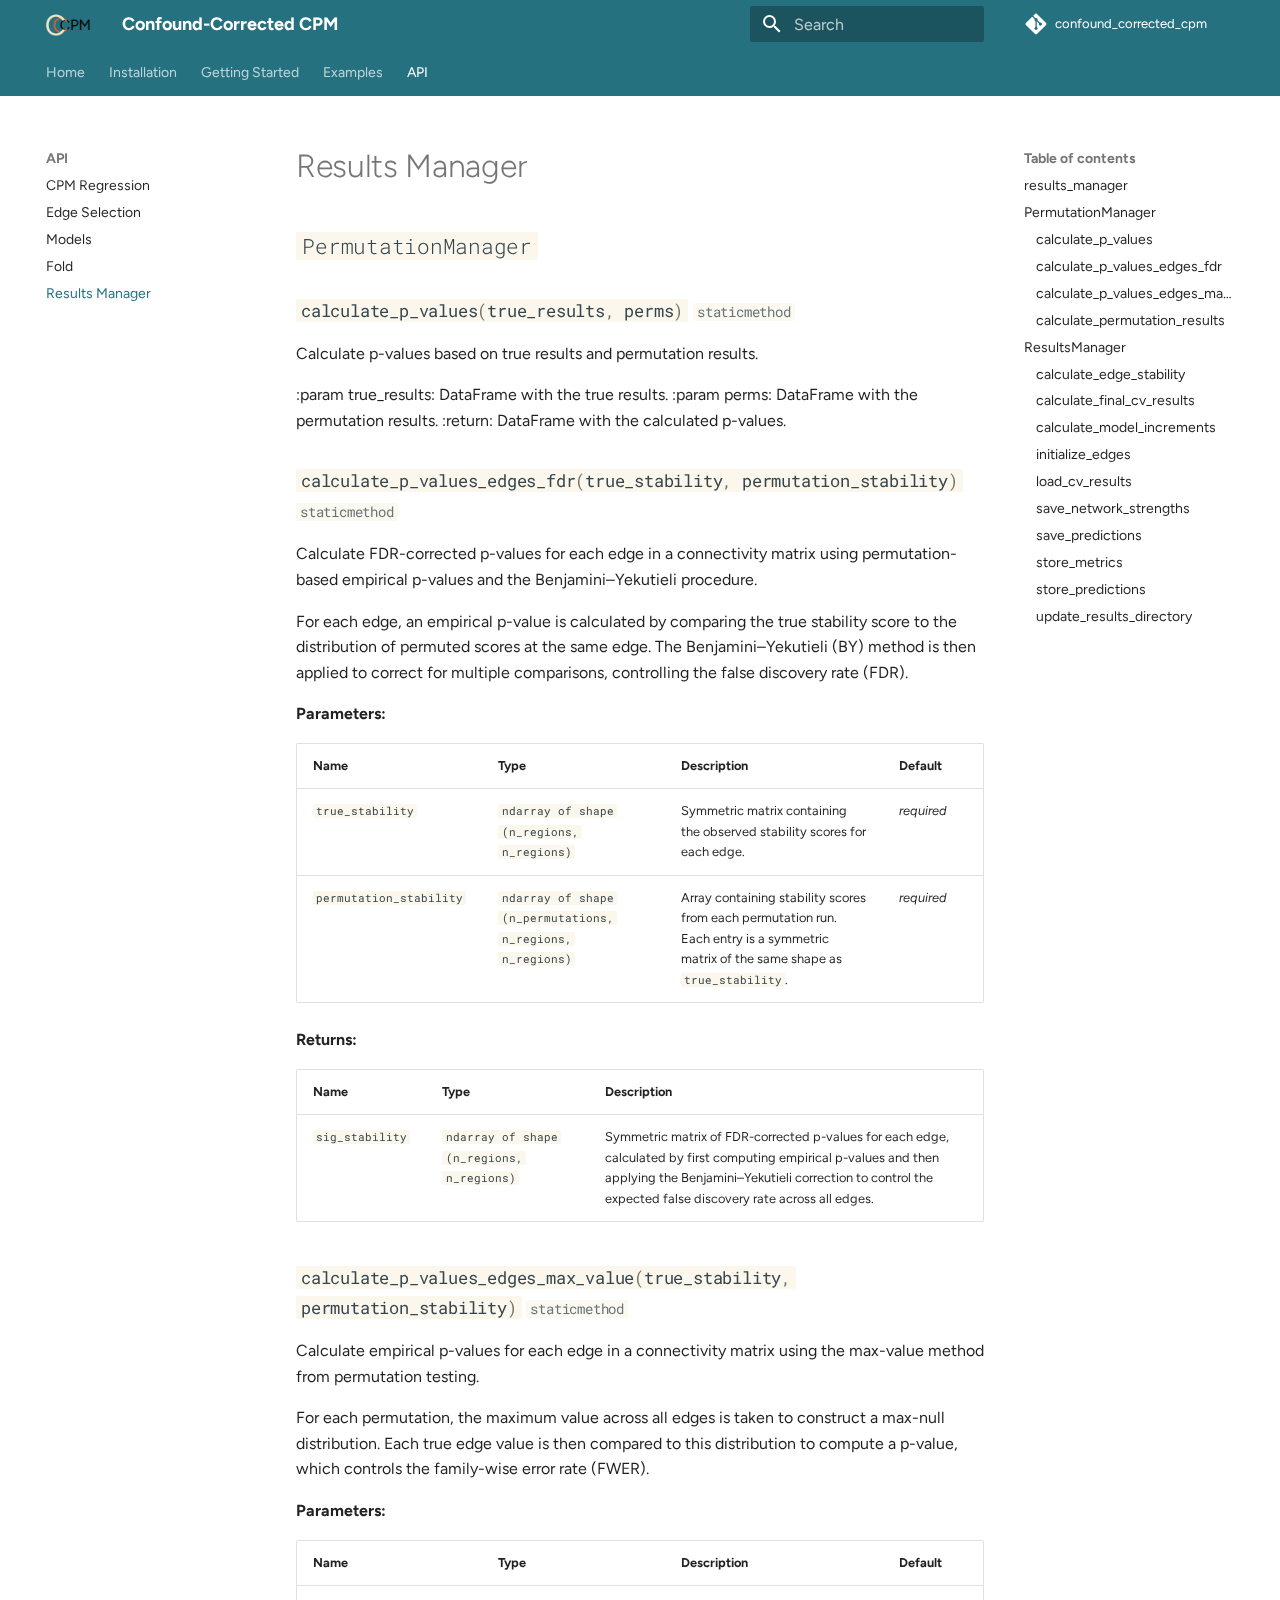
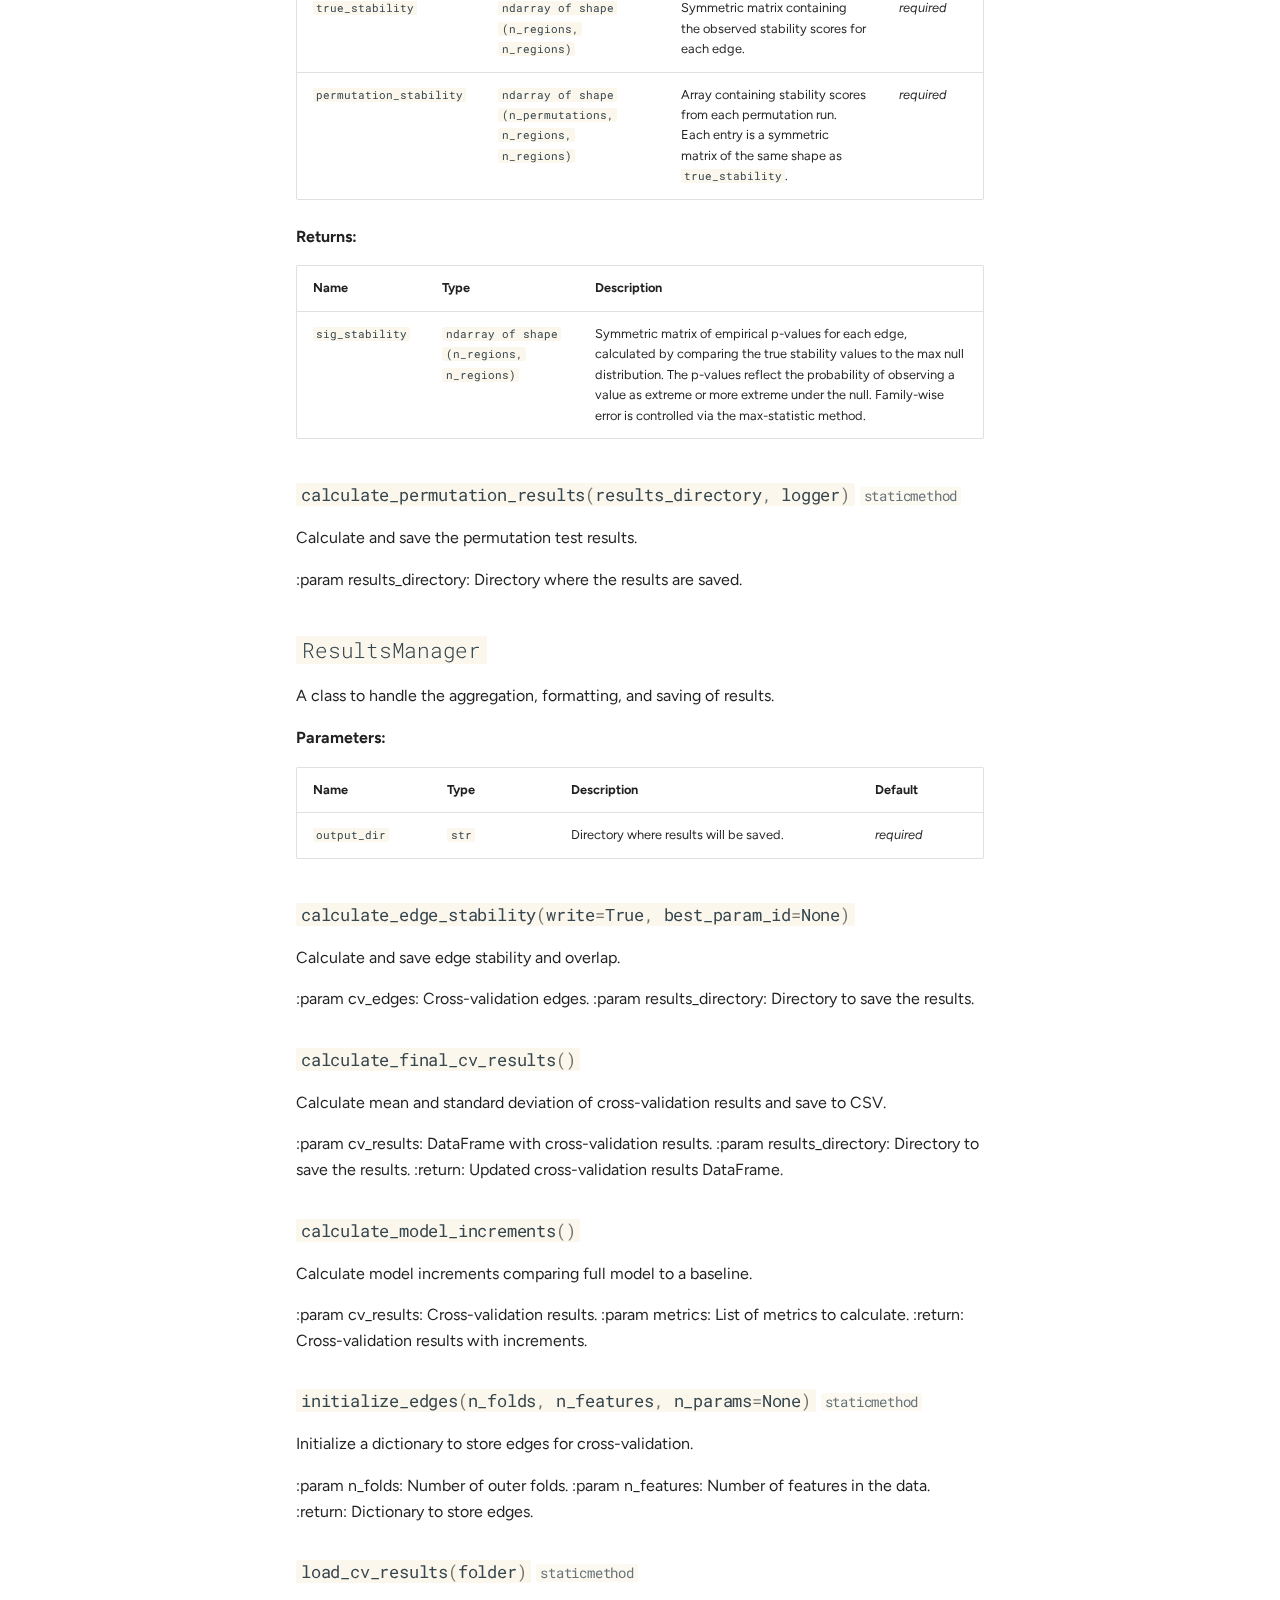
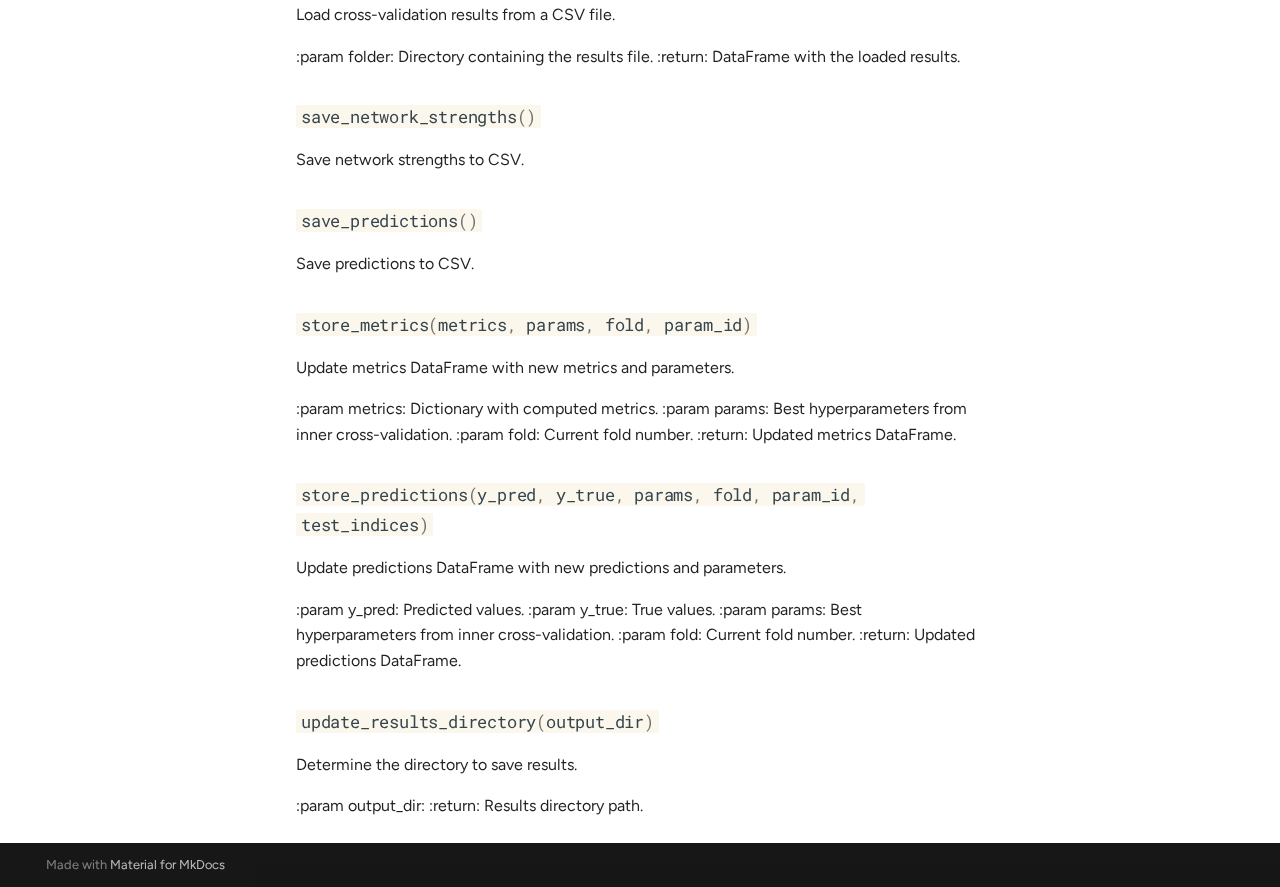
<file: api/results_manager/index.html>
<!doctype html>
<html lang="en" class="no-js">
  <head>
    
      <meta charset="utf-8">
      <meta name="viewport" content="width=device-width,initial-scale=1">
      
      
      
        <link rel="canonical" href="https://wwu-mmll.github.io/confound_corrected_cpm/api/results_manager/">
      
      
        <link rel="prev" href="../fold/">
      
      
      
        
      
      
      <link rel="icon" href="../../assets/img/CCCPM.png">
      <meta name="generator" content="mkdocs-1.6.1, mkdocs-material-9.7.1">
    
    
      
        <title>Results Manager - Confound-Corrected CPM</title>
      
    
    
      <link rel="stylesheet" href="../../assets/stylesheets/main.484c7ddc.min.css">
      
        
        <link rel="stylesheet" href="../../assets/stylesheets/palette.ab4e12ef.min.css">
      
      


    
    
      
    
    
      
        
        
        <link rel="preconnect" href="https://fonts.gstatic.com" crossorigin>
        <link rel="stylesheet" href="https://fonts.googleapis.com/css?family=Figtree:300,300i,400,400i,700,700i%7CRoboto+Mono:400,400i,700,700i&display=fallback">
        <style>:root{--md-text-font:"Figtree";--md-code-font:"Roboto Mono"}</style>
      
    
    
      <link rel="stylesheet" href="../../assets/_mkdocstrings.css">
    
      <link rel="stylesheet" href="../../stylesheets/extra.css">
    
    <script>__md_scope=new URL("../..",location),__md_hash=e=>[...e].reduce(((e,_)=>(e<<5)-e+_.charCodeAt(0)),0),__md_get=(e,_=localStorage,t=__md_scope)=>JSON.parse(_.getItem(t.pathname+"."+e)),__md_set=(e,_,t=localStorage,a=__md_scope)=>{try{t.setItem(a.pathname+"."+e,JSON.stringify(_))}catch(e){}}</script>
    
      

    
    
  </head>
  
  
    
    
    
    
    
    <body dir="ltr" data-md-color-scheme="default" data-md-color-primary="custom" data-md-color-accent="custom">
  
    
    <input class="md-toggle" data-md-toggle="drawer" type="checkbox" id="__drawer" autocomplete="off">
    <input class="md-toggle" data-md-toggle="search" type="checkbox" id="__search" autocomplete="off">
    <label class="md-overlay" for="__drawer"></label>
    <div data-md-component="skip">
      
        
        <a href="#results-manager" class="md-skip">
          Skip to content
        </a>
      
    </div>
    <div data-md-component="announce">
      
    </div>
    
    
      

<header class="md-header" data-md-component="header">
  <nav class="md-header__inner md-grid" aria-label="Header">
    <a href="../.." title="Confound-Corrected CPM" class="md-header__button md-logo" aria-label="Confound-Corrected CPM" data-md-component="logo">
      
  <img src="../../assets/img/CCCPM.png" alt="logo">

    </a>
    <label class="md-header__button md-icon" for="__drawer">
      
      <svg xmlns="http://www.w3.org/2000/svg" viewBox="0 0 24 24"><path d="M3 6h18v2H3zm0 5h18v2H3zm0 5h18v2H3z"/></svg>
    </label>
    <div class="md-header__title" data-md-component="header-title">
      <div class="md-header__ellipsis">
        <div class="md-header__topic">
          <span class="md-ellipsis">
            Confound-Corrected CPM
          </span>
        </div>
        <div class="md-header__topic" data-md-component="header-topic">
          <span class="md-ellipsis">
            
              Results Manager
            
          </span>
        </div>
      </div>
    </div>
    
      
    
    
    
    
      
      
        <label class="md-header__button md-icon" for="__search">
          
          <svg xmlns="http://www.w3.org/2000/svg" viewBox="0 0 24 24"><path d="M9.5 3A6.5 6.5 0 0 1 16 9.5c0 1.61-.59 3.09-1.56 4.23l.27.27h.79l5 5-1.5 1.5-5-5v-.79l-.27-.27A6.52 6.52 0 0 1 9.5 16 6.5 6.5 0 0 1 3 9.5 6.5 6.5 0 0 1 9.5 3m0 2C7 5 5 7 5 9.5S7 14 9.5 14 14 12 14 9.5 12 5 9.5 5"/></svg>
        </label>
        <div class="md-search" data-md-component="search" role="dialog">
  <label class="md-search__overlay" for="__search"></label>
  <div class="md-search__inner" role="search">
    <form class="md-search__form" name="search">
      <input type="text" class="md-search__input" name="query" aria-label="Search" placeholder="Search" autocapitalize="off" autocorrect="off" autocomplete="off" spellcheck="false" data-md-component="search-query" required>
      <label class="md-search__icon md-icon" for="__search">
        
        <svg xmlns="http://www.w3.org/2000/svg" viewBox="0 0 24 24"><path d="M9.5 3A6.5 6.5 0 0 1 16 9.5c0 1.61-.59 3.09-1.56 4.23l.27.27h.79l5 5-1.5 1.5-5-5v-.79l-.27-.27A6.52 6.52 0 0 1 9.5 16 6.5 6.5 0 0 1 3 9.5 6.5 6.5 0 0 1 9.5 3m0 2C7 5 5 7 5 9.5S7 14 9.5 14 14 12 14 9.5 12 5 9.5 5"/></svg>
        
        <svg xmlns="http://www.w3.org/2000/svg" viewBox="0 0 24 24"><path d="M20 11v2H8l5.5 5.5-1.42 1.42L4.16 12l7.92-7.92L13.5 5.5 8 11z"/></svg>
      </label>
      <nav class="md-search__options" aria-label="Search">
        
        <button type="reset" class="md-search__icon md-icon" title="Clear" aria-label="Clear" tabindex="-1">
          
          <svg xmlns="http://www.w3.org/2000/svg" viewBox="0 0 24 24"><path d="M19 6.41 17.59 5 12 10.59 6.41 5 5 6.41 10.59 12 5 17.59 6.41 19 12 13.41 17.59 19 19 17.59 13.41 12z"/></svg>
        </button>
      </nav>
      
    </form>
    <div class="md-search__output">
      <div class="md-search__scrollwrap" tabindex="0" data-md-scrollfix>
        <div class="md-search-result" data-md-component="search-result">
          <div class="md-search-result__meta">
            Initializing search
          </div>
          <ol class="md-search-result__list" role="presentation"></ol>
        </div>
      </div>
    </div>
  </div>
</div>
      
    
    
      <div class="md-header__source">
        <a href="https://github.com/wwu-mmll/confound_corrected_cpm" title="Go to repository" class="md-source" data-md-component="source">
  <div class="md-source__icon md-icon">
    
    <svg xmlns="http://www.w3.org/2000/svg" viewBox="0 0 448 512"><!--! Font Awesome Free 7.1.0 by @fontawesome - https://fontawesome.com License - https://fontawesome.com/license/free (Icons: CC BY 4.0, Fonts: SIL OFL 1.1, Code: MIT License) Copyright 2025 Fonticons, Inc.--><path d="M439.6 236.1 244 40.5c-5.4-5.5-12.8-8.5-20.4-8.5s-15 3-20.4 8.4L162.5 81l51.5 51.5c27.1-9.1 52.7 16.8 43.4 43.7l49.7 49.7c34.2-11.8 61.2 31 35.5 56.7-26.5 26.5-70.2-2.9-56-37.3L240.3 199v121.9c25.3 12.5 22.3 41.8 9.1 55-6.4 6.4-15.2 10.1-24.3 10.1s-17.8-3.6-24.3-10.1c-17.6-17.6-11.1-46.9 11.2-56v-123c-20.8-8.5-24.6-30.7-18.6-45L142.6 101 8.5 235.1C3 240.6 0 247.9 0 255.5s3 15 8.5 20.4l195.6 195.7c5.4 5.4 12.7 8.4 20.4 8.4s15-3 20.4-8.4l194.7-194.7c5.4-5.4 8.4-12.8 8.4-20.4s-3-15-8.4-20.4"/></svg>
  </div>
  <div class="md-source__repository">
    confound_corrected_cpm
  </div>
</a>
      </div>
    
  </nav>
  
</header>
    
    <div class="md-container" data-md-component="container">
      
      
        
          
            
<nav class="md-tabs" aria-label="Tabs" data-md-component="tabs">
  <div class="md-grid">
    <ul class="md-tabs__list">
      
        
  
  
  
  
    <li class="md-tabs__item">
      <a href="../.." class="md-tabs__link">
        
  
  
    
  
  Home

      </a>
    </li>
  

      
        
  
  
  
  
    <li class="md-tabs__item">
      <a href="../../installation/" class="md-tabs__link">
        
  
  
    
  
  Installation

      </a>
    </li>
  

      
        
  
  
  
  
    <li class="md-tabs__item">
      <a href="../../getting_started/" class="md-tabs__link">
        
  
  
    
  
  Getting Started

      </a>
    </li>
  

      
        
  
  
  
  
    
    
      <li class="md-tabs__item">
        <a href="../../examples/simulated_data/" class="md-tabs__link">
          
  
  
  Examples

        </a>
      </li>
    
  

      
        
  
  
  
    
  
  
    
    
      <li class="md-tabs__item md-tabs__item--active">
        <a href="../cpm_regression/" class="md-tabs__link">
          
  
  
  API

        </a>
      </li>
    
  

      
    </ul>
  </div>
</nav>
          
        
      
      <main class="md-main" data-md-component="main">
        <div class="md-main__inner md-grid">
          
            
              
              <div class="md-sidebar md-sidebar--primary" data-md-component="sidebar" data-md-type="navigation" >
                <div class="md-sidebar__scrollwrap">
                  <div class="md-sidebar__inner">
                    


  


<nav class="md-nav md-nav--primary md-nav--lifted" aria-label="Navigation" data-md-level="0">
  <label class="md-nav__title" for="__drawer">
    <a href="../.." title="Confound-Corrected CPM" class="md-nav__button md-logo" aria-label="Confound-Corrected CPM" data-md-component="logo">
      
  <img src="../../assets/img/CCCPM.png" alt="logo">

    </a>
    Confound-Corrected CPM
  </label>
  
    <div class="md-nav__source">
      <a href="https://github.com/wwu-mmll/confound_corrected_cpm" title="Go to repository" class="md-source" data-md-component="source">
  <div class="md-source__icon md-icon">
    
    <svg xmlns="http://www.w3.org/2000/svg" viewBox="0 0 448 512"><!--! Font Awesome Free 7.1.0 by @fontawesome - https://fontawesome.com License - https://fontawesome.com/license/free (Icons: CC BY 4.0, Fonts: SIL OFL 1.1, Code: MIT License) Copyright 2025 Fonticons, Inc.--><path d="M439.6 236.1 244 40.5c-5.4-5.5-12.8-8.5-20.4-8.5s-15 3-20.4 8.4L162.5 81l51.5 51.5c27.1-9.1 52.7 16.8 43.4 43.7l49.7 49.7c34.2-11.8 61.2 31 35.5 56.7-26.5 26.5-70.2-2.9-56-37.3L240.3 199v121.9c25.3 12.5 22.3 41.8 9.1 55-6.4 6.4-15.2 10.1-24.3 10.1s-17.8-3.6-24.3-10.1c-17.6-17.6-11.1-46.9 11.2-56v-123c-20.8-8.5-24.6-30.7-18.6-45L142.6 101 8.5 235.1C3 240.6 0 247.9 0 255.5s3 15 8.5 20.4l195.6 195.7c5.4 5.4 12.7 8.4 20.4 8.4s15-3 20.4-8.4l194.7-194.7c5.4-5.4 8.4-12.8 8.4-20.4s-3-15-8.4-20.4"/></svg>
  </div>
  <div class="md-source__repository">
    confound_corrected_cpm
  </div>
</a>
    </div>
  
  <ul class="md-nav__list" data-md-scrollfix>
    
      
      
  
  
  
  
    <li class="md-nav__item">
      <a href="../.." class="md-nav__link">
        
  
  
  <span class="md-ellipsis">
    
  
    Home
  

    
  </span>
  
  

      </a>
    </li>
  

    
      
      
  
  
  
  
    <li class="md-nav__item">
      <a href="../../installation/" class="md-nav__link">
        
  
  
  <span class="md-ellipsis">
    
  
    Installation
  

    
  </span>
  
  

      </a>
    </li>
  

    
      
      
  
  
  
  
    <li class="md-nav__item">
      <a href="../../getting_started/" class="md-nav__link">
        
  
  
  <span class="md-ellipsis">
    
  
    Getting Started
  

    
  </span>
  
  

      </a>
    </li>
  

    
      
      
  
  
  
  
    
    
    
    
      
      
        
      
    
    
    <li class="md-nav__item md-nav__item--nested">
      
        
        
        <input class="md-nav__toggle md-toggle " type="checkbox" id="__nav_4" >
        
          
          <label class="md-nav__link" for="__nav_4" id="__nav_4_label" tabindex="0">
            
  
  
  <span class="md-ellipsis">
    
  
    Examples
  

    
  </span>
  
  

            <span class="md-nav__icon md-icon"></span>
          </label>
        
        <nav class="md-nav" data-md-level="1" aria-labelledby="__nav_4_label" aria-expanded="false">
          <label class="md-nav__title" for="__nav_4">
            <span class="md-nav__icon md-icon"></span>
            
  
    Examples
  

          </label>
          <ul class="md-nav__list" data-md-scrollfix>
            
              
                
  
  
  
  
    <li class="md-nav__item">
      <a href="../../examples/simulated_data/" class="md-nav__link">
        
  
  
  <span class="md-ellipsis">
    
  
    Simulated Data
  

    
  </span>
  
  

      </a>
    </li>
  

              
            
          </ul>
        </nav>
      
    </li>
  

    
      
      
  
  
    
  
  
  
    
    
    
    
      
        
        
      
      
        
      
    
    
    <li class="md-nav__item md-nav__item--active md-nav__item--section md-nav__item--nested">
      
        
        
        <input class="md-nav__toggle md-toggle " type="checkbox" id="__nav_5" checked>
        
          
          <label class="md-nav__link" for="__nav_5" id="__nav_5_label" tabindex="">
            
  
  
  <span class="md-ellipsis">
    
  
    API
  

    
  </span>
  
  

            <span class="md-nav__icon md-icon"></span>
          </label>
        
        <nav class="md-nav" data-md-level="1" aria-labelledby="__nav_5_label" aria-expanded="true">
          <label class="md-nav__title" for="__nav_5">
            <span class="md-nav__icon md-icon"></span>
            
  
    API
  

          </label>
          <ul class="md-nav__list" data-md-scrollfix>
            
              
                
  
  
  
  
    <li class="md-nav__item">
      <a href="../cpm_regression/" class="md-nav__link">
        
  
  
  <span class="md-ellipsis">
    
  
    CPM Regression
  

    
  </span>
  
  

      </a>
    </li>
  

              
            
              
                
  
  
  
  
    <li class="md-nav__item">
      <a href="../edge_selection/" class="md-nav__link">
        
  
  
  <span class="md-ellipsis">
    
  
    Edge Selection
  

    
  </span>
  
  

      </a>
    </li>
  

              
            
              
                
  
  
  
  
    <li class="md-nav__item">
      <a href="../models/" class="md-nav__link">
        
  
  
  <span class="md-ellipsis">
    
  
    Models
  

    
  </span>
  
  

      </a>
    </li>
  

              
            
              
                
  
  
  
  
    <li class="md-nav__item">
      <a href="../fold/" class="md-nav__link">
        
  
  
  <span class="md-ellipsis">
    
  
    Fold
  

    
  </span>
  
  

      </a>
    </li>
  

              
            
              
                
  
  
    
  
  
  
    <li class="md-nav__item md-nav__item--active">
      
      <input class="md-nav__toggle md-toggle" type="checkbox" id="__toc">
      
      
        
      
      
        <label class="md-nav__link md-nav__link--active" for="__toc">
          
  
  
  <span class="md-ellipsis">
    
  
    Results Manager
  

    
  </span>
  
  

          <span class="md-nav__icon md-icon"></span>
        </label>
      
      <a href="./" class="md-nav__link md-nav__link--active">
        
  
  
  <span class="md-ellipsis">
    
  
    Results Manager
  

    
  </span>
  
  

      </a>
      
        

<nav class="md-nav md-nav--secondary" aria-label="Table of contents">
  
  
  
    
  
  
    <label class="md-nav__title" for="__toc">
      <span class="md-nav__icon md-icon"></span>
      Table of contents
    </label>
    <ul class="md-nav__list" data-md-component="toc" data-md-scrollfix>
      
        <li class="md-nav__item">
  <a href="#cccpm.results_manager" class="md-nav__link">
    <span class="md-ellipsis">
      
        results_manager
      
    </span>
  </a>
  
</li>
      
        <li class="md-nav__item">
  <a href="#cccpm.results_manager.PermutationManager" class="md-nav__link">
    <span class="md-ellipsis">
      
        PermutationManager
      
    </span>
  </a>
  
    <nav class="md-nav" aria-label="PermutationManager">
      <ul class="md-nav__list">
        
          <li class="md-nav__item">
  <a href="#cccpm.results_manager.PermutationManager.calculate_p_values" class="md-nav__link">
    <span class="md-ellipsis">
      
        calculate_p_values
      
    </span>
  </a>
  
</li>
        
          <li class="md-nav__item">
  <a href="#cccpm.results_manager.PermutationManager.calculate_p_values_edges_fdr" class="md-nav__link">
    <span class="md-ellipsis">
      
        calculate_p_values_edges_fdr
      
    </span>
  </a>
  
</li>
        
          <li class="md-nav__item">
  <a href="#cccpm.results_manager.PermutationManager.calculate_p_values_edges_max_value" class="md-nav__link">
    <span class="md-ellipsis">
      
        calculate_p_values_edges_max_value
      
    </span>
  </a>
  
</li>
        
          <li class="md-nav__item">
  <a href="#cccpm.results_manager.PermutationManager.calculate_permutation_results" class="md-nav__link">
    <span class="md-ellipsis">
      
        calculate_permutation_results
      
    </span>
  </a>
  
</li>
        
      </ul>
    </nav>
  
</li>
      
        <li class="md-nav__item">
  <a href="#cccpm.results_manager.ResultsManager" class="md-nav__link">
    <span class="md-ellipsis">
      
        ResultsManager
      
    </span>
  </a>
  
    <nav class="md-nav" aria-label="ResultsManager">
      <ul class="md-nav__list">
        
          <li class="md-nav__item">
  <a href="#cccpm.results_manager.ResultsManager.calculate_edge_stability" class="md-nav__link">
    <span class="md-ellipsis">
      
        calculate_edge_stability
      
    </span>
  </a>
  
</li>
        
          <li class="md-nav__item">
  <a href="#cccpm.results_manager.ResultsManager.calculate_final_cv_results" class="md-nav__link">
    <span class="md-ellipsis">
      
        calculate_final_cv_results
      
    </span>
  </a>
  
</li>
        
          <li class="md-nav__item">
  <a href="#cccpm.results_manager.ResultsManager.calculate_model_increments" class="md-nav__link">
    <span class="md-ellipsis">
      
        calculate_model_increments
      
    </span>
  </a>
  
</li>
        
          <li class="md-nav__item">
  <a href="#cccpm.results_manager.ResultsManager.initialize_edges" class="md-nav__link">
    <span class="md-ellipsis">
      
        initialize_edges
      
    </span>
  </a>
  
</li>
        
          <li class="md-nav__item">
  <a href="#cccpm.results_manager.ResultsManager.load_cv_results" class="md-nav__link">
    <span class="md-ellipsis">
      
        load_cv_results
      
    </span>
  </a>
  
</li>
        
          <li class="md-nav__item">
  <a href="#cccpm.results_manager.ResultsManager.save_network_strengths" class="md-nav__link">
    <span class="md-ellipsis">
      
        save_network_strengths
      
    </span>
  </a>
  
</li>
        
          <li class="md-nav__item">
  <a href="#cccpm.results_manager.ResultsManager.save_predictions" class="md-nav__link">
    <span class="md-ellipsis">
      
        save_predictions
      
    </span>
  </a>
  
</li>
        
          <li class="md-nav__item">
  <a href="#cccpm.results_manager.ResultsManager.store_metrics" class="md-nav__link">
    <span class="md-ellipsis">
      
        store_metrics
      
    </span>
  </a>
  
</li>
        
          <li class="md-nav__item">
  <a href="#cccpm.results_manager.ResultsManager.store_predictions" class="md-nav__link">
    <span class="md-ellipsis">
      
        store_predictions
      
    </span>
  </a>
  
</li>
        
          <li class="md-nav__item">
  <a href="#cccpm.results_manager.ResultsManager.update_results_directory" class="md-nav__link">
    <span class="md-ellipsis">
      
        update_results_directory
      
    </span>
  </a>
  
</li>
        
      </ul>
    </nav>
  
</li>
      
    </ul>
  
</nav>
      
    </li>
  

              
            
          </ul>
        </nav>
      
    </li>
  

    
  </ul>
</nav>
                  </div>
                </div>
              </div>
            
            
              
              <div class="md-sidebar md-sidebar--secondary" data-md-component="sidebar" data-md-type="toc" >
                <div class="md-sidebar__scrollwrap">
                  <div class="md-sidebar__inner">
                    

<nav class="md-nav md-nav--secondary" aria-label="Table of contents">
  
  
  
    
  
  
    <label class="md-nav__title" for="__toc">
      <span class="md-nav__icon md-icon"></span>
      Table of contents
    </label>
    <ul class="md-nav__list" data-md-component="toc" data-md-scrollfix>
      
        <li class="md-nav__item">
  <a href="#cccpm.results_manager" class="md-nav__link">
    <span class="md-ellipsis">
      
        results_manager
      
    </span>
  </a>
  
</li>
      
        <li class="md-nav__item">
  <a href="#cccpm.results_manager.PermutationManager" class="md-nav__link">
    <span class="md-ellipsis">
      
        PermutationManager
      
    </span>
  </a>
  
    <nav class="md-nav" aria-label="PermutationManager">
      <ul class="md-nav__list">
        
          <li class="md-nav__item">
  <a href="#cccpm.results_manager.PermutationManager.calculate_p_values" class="md-nav__link">
    <span class="md-ellipsis">
      
        calculate_p_values
      
    </span>
  </a>
  
</li>
        
          <li class="md-nav__item">
  <a href="#cccpm.results_manager.PermutationManager.calculate_p_values_edges_fdr" class="md-nav__link">
    <span class="md-ellipsis">
      
        calculate_p_values_edges_fdr
      
    </span>
  </a>
  
</li>
        
          <li class="md-nav__item">
  <a href="#cccpm.results_manager.PermutationManager.calculate_p_values_edges_max_value" class="md-nav__link">
    <span class="md-ellipsis">
      
        calculate_p_values_edges_max_value
      
    </span>
  </a>
  
</li>
        
          <li class="md-nav__item">
  <a href="#cccpm.results_manager.PermutationManager.calculate_permutation_results" class="md-nav__link">
    <span class="md-ellipsis">
      
        calculate_permutation_results
      
    </span>
  </a>
  
</li>
        
      </ul>
    </nav>
  
</li>
      
        <li class="md-nav__item">
  <a href="#cccpm.results_manager.ResultsManager" class="md-nav__link">
    <span class="md-ellipsis">
      
        ResultsManager
      
    </span>
  </a>
  
    <nav class="md-nav" aria-label="ResultsManager">
      <ul class="md-nav__list">
        
          <li class="md-nav__item">
  <a href="#cccpm.results_manager.ResultsManager.calculate_edge_stability" class="md-nav__link">
    <span class="md-ellipsis">
      
        calculate_edge_stability
      
    </span>
  </a>
  
</li>
        
          <li class="md-nav__item">
  <a href="#cccpm.results_manager.ResultsManager.calculate_final_cv_results" class="md-nav__link">
    <span class="md-ellipsis">
      
        calculate_final_cv_results
      
    </span>
  </a>
  
</li>
        
          <li class="md-nav__item">
  <a href="#cccpm.results_manager.ResultsManager.calculate_model_increments" class="md-nav__link">
    <span class="md-ellipsis">
      
        calculate_model_increments
      
    </span>
  </a>
  
</li>
        
          <li class="md-nav__item">
  <a href="#cccpm.results_manager.ResultsManager.initialize_edges" class="md-nav__link">
    <span class="md-ellipsis">
      
        initialize_edges
      
    </span>
  </a>
  
</li>
        
          <li class="md-nav__item">
  <a href="#cccpm.results_manager.ResultsManager.load_cv_results" class="md-nav__link">
    <span class="md-ellipsis">
      
        load_cv_results
      
    </span>
  </a>
  
</li>
        
          <li class="md-nav__item">
  <a href="#cccpm.results_manager.ResultsManager.save_network_strengths" class="md-nav__link">
    <span class="md-ellipsis">
      
        save_network_strengths
      
    </span>
  </a>
  
</li>
        
          <li class="md-nav__item">
  <a href="#cccpm.results_manager.ResultsManager.save_predictions" class="md-nav__link">
    <span class="md-ellipsis">
      
        save_predictions
      
    </span>
  </a>
  
</li>
        
          <li class="md-nav__item">
  <a href="#cccpm.results_manager.ResultsManager.store_metrics" class="md-nav__link">
    <span class="md-ellipsis">
      
        store_metrics
      
    </span>
  </a>
  
</li>
        
          <li class="md-nav__item">
  <a href="#cccpm.results_manager.ResultsManager.store_predictions" class="md-nav__link">
    <span class="md-ellipsis">
      
        store_predictions
      
    </span>
  </a>
  
</li>
        
          <li class="md-nav__item">
  <a href="#cccpm.results_manager.ResultsManager.update_results_directory" class="md-nav__link">
    <span class="md-ellipsis">
      
        update_results_directory
      
    </span>
  </a>
  
</li>
        
      </ul>
    </nav>
  
</li>
      
    </ul>
  
</nav>
                  </div>
                </div>
              </div>
            
          
          
            <div class="md-content" data-md-component="content">
              
              <article class="md-content__inner md-typeset">
                
                  


  
  


<h1 id="results-manager">Results Manager</h1>


<div class="doc doc-object doc-module">



<a id="cccpm.results_manager"></a>
    <div class="doc doc-contents first">










<div class="doc doc-children">









<div class="doc doc-object doc-class">



<h2 id="cccpm.results_manager.PermutationManager" class="doc doc-heading">
            <code>PermutationManager</code>


</h2>


    <div class="doc doc-contents ">













<div class="doc doc-children">










<div class="doc doc-object doc-function">


<h3 id="cccpm.results_manager.PermutationManager.calculate_p_values" class="doc doc-heading">
            <code class="highlight language-python"><span class="n">calculate_p_values</span><span class="p">(</span><span class="n">true_results</span><span class="p">,</span> <span class="n">perms</span><span class="p">)</span></code>

  <span class="doc doc-labels">
      <small class="doc doc-label doc-label-staticmethod"><code>staticmethod</code></small>
  </span>

</h3>


    <div class="doc doc-contents ">

        <p>Calculate p-values based on true results and permutation results.</p>
<p>:param true_results: DataFrame with the true results.
:param perms: DataFrame with the permutation results.
:return: DataFrame with the calculated p-values.</p>


    </div>

</div>

<div class="doc doc-object doc-function">


<h3 id="cccpm.results_manager.PermutationManager.calculate_p_values_edges_fdr" class="doc doc-heading">
            <code class="highlight language-python"><span class="n">calculate_p_values_edges_fdr</span><span class="p">(</span><span class="n">true_stability</span><span class="p">,</span> <span class="n">permutation_stability</span><span class="p">)</span></code>

  <span class="doc doc-labels">
      <small class="doc doc-label doc-label-staticmethod"><code>staticmethod</code></small>
  </span>

</h3>


    <div class="doc doc-contents ">

        <p>Calculate FDR-corrected p-values for each edge in a connectivity matrix using
permutation-based empirical p-values and the Benjamini–Yekutieli procedure.</p>
<p>For each edge, an empirical p-value is calculated by comparing the true
stability score to the distribution of permuted scores at the same edge.
The Benjamini–Yekutieli (BY) method is then applied to correct for multiple
comparisons, controlling the false discovery rate (FDR).</p>


<p><span class="doc-section-title">Parameters:</span></p>
    <table>
      <thead>
        <tr>
          <th>Name</th>
          <th>Type</th>
          <th>Description</th>
          <th>Default</th>
        </tr>
      </thead>
      <tbody>
          <tr class="doc-section-item">
            <td>
                <code>true_stability</code>
            </td>
            <td>
                  <code>ndarray of shape (n_regions, n_regions)</code>
            </td>
            <td>
              <div class="doc-md-description">
                <p>Symmetric matrix containing the observed stability scores for each edge.</p>
              </div>
            </td>
            <td>
                <em>required</em>
            </td>
          </tr>
          <tr class="doc-section-item">
            <td>
                <code>permutation_stability</code>
            </td>
            <td>
                  <code>ndarray of shape (n_permutations, n_regions, n_regions)</code>
            </td>
            <td>
              <div class="doc-md-description">
                <p>Array containing stability scores from each permutation run. Each entry is
a symmetric matrix of the same shape as <code>true_stability</code>.</p>
              </div>
            </td>
            <td>
                <em>required</em>
            </td>
          </tr>
      </tbody>
    </table>


    <p><span class="doc-section-title">Returns:</span></p>
    <table>
      <thead>
        <tr>
<th>Name</th>          <th>Type</th>
          <th>Description</th>
        </tr>
      </thead>
      <tbody>
          <tr class="doc-section-item">
<td><code>sig_stability</code></td>            <td>
                  <code>ndarray of shape (n_regions, n_regions)</code>
            </td>
            <td>
              <div class="doc-md-description">
                <p>Symmetric matrix of FDR-corrected p-values for each edge, calculated by first
computing empirical p-values and then applying the Benjamini–Yekutieli correction
to control the expected false discovery rate across all edges.</p>
              </div>
            </td>
          </tr>
      </tbody>
    </table>


    </div>

</div>

<div class="doc doc-object doc-function">


<h3 id="cccpm.results_manager.PermutationManager.calculate_p_values_edges_max_value" class="doc doc-heading">
            <code class="highlight language-python"><span class="n">calculate_p_values_edges_max_value</span><span class="p">(</span><span class="n">true_stability</span><span class="p">,</span> <span class="n">permutation_stability</span><span class="p">)</span></code>

  <span class="doc doc-labels">
      <small class="doc doc-label doc-label-staticmethod"><code>staticmethod</code></small>
  </span>

</h3>


    <div class="doc doc-contents ">

        <p>Calculate empirical p-values for each edge in a connectivity matrix using the
max-value method from permutation testing.</p>
<p>For each permutation, the maximum value across all edges is taken to construct
a max-null distribution. Each true edge value is then compared to this distribution
to compute a p-value, which controls the family-wise error rate (FWER).</p>


<p><span class="doc-section-title">Parameters:</span></p>
    <table>
      <thead>
        <tr>
          <th>Name</th>
          <th>Type</th>
          <th>Description</th>
          <th>Default</th>
        </tr>
      </thead>
      <tbody>
          <tr class="doc-section-item">
            <td>
                <code>true_stability</code>
            </td>
            <td>
                  <code>ndarray of shape (n_regions, n_regions)</code>
            </td>
            <td>
              <div class="doc-md-description">
                <p>Symmetric matrix containing the observed stability scores for each edge.</p>
              </div>
            </td>
            <td>
                <em>required</em>
            </td>
          </tr>
          <tr class="doc-section-item">
            <td>
                <code>permutation_stability</code>
            </td>
            <td>
                  <code>ndarray of shape (n_permutations, n_regions, n_regions)</code>
            </td>
            <td>
              <div class="doc-md-description">
                <p>Array containing stability scores from each permutation run. Each entry is
a symmetric matrix of the same shape as <code>true_stability</code>.</p>
              </div>
            </td>
            <td>
                <em>required</em>
            </td>
          </tr>
      </tbody>
    </table>


    <p><span class="doc-section-title">Returns:</span></p>
    <table>
      <thead>
        <tr>
<th>Name</th>          <th>Type</th>
          <th>Description</th>
        </tr>
      </thead>
      <tbody>
          <tr class="doc-section-item">
<td><code>sig_stability</code></td>            <td>
                  <code>ndarray of shape (n_regions, n_regions)</code>
            </td>
            <td>
              <div class="doc-md-description">
                <p>Symmetric matrix of empirical p-values for each edge, calculated by comparing
the true stability values to the max null distribution. The p-values reflect
the probability of observing a value as extreme or more extreme under the null.
Family-wise error is controlled via the max-statistic method.</p>
              </div>
            </td>
          </tr>
      </tbody>
    </table>


    </div>

</div>

<div class="doc doc-object doc-function">


<h3 id="cccpm.results_manager.PermutationManager.calculate_permutation_results" class="doc doc-heading">
            <code class="highlight language-python"><span class="n">calculate_permutation_results</span><span class="p">(</span><span class="n">results_directory</span><span class="p">,</span> <span class="n">logger</span><span class="p">)</span></code>

  <span class="doc doc-labels">
      <small class="doc doc-label doc-label-staticmethod"><code>staticmethod</code></small>
  </span>

</h3>


    <div class="doc doc-contents ">

        <p>Calculate and save the permutation test results.</p>
<p>:param results_directory: Directory where the results are saved.</p>


    </div>

</div>



  </div>

    </div>

</div>

<div class="doc doc-object doc-class">



<h2 id="cccpm.results_manager.ResultsManager" class="doc doc-heading">
            <code>ResultsManager</code>


</h2>


    <div class="doc doc-contents ">



        <p>A class to handle the aggregation, formatting, and saving of results.</p>


<p><span class="doc-section-title">Parameters:</span></p>
    <table>
      <thead>
        <tr>
          <th>Name</th>
          <th>Type</th>
          <th>Description</th>
          <th>Default</th>
        </tr>
      </thead>
      <tbody>
          <tr class="doc-section-item">
            <td>
                <code>output_dir</code>
            </td>
            <td>
                  <code><span title="str">str</span></code>
            </td>
            <td>
              <div class="doc-md-description">
                <p>Directory where results will be saved.</p>
              </div>
            </td>
            <td>
                <em>required</em>
            </td>
          </tr>
      </tbody>
    </table>











<div class="doc doc-children">










<div class="doc doc-object doc-function">


<h3 id="cccpm.results_manager.ResultsManager.calculate_edge_stability" class="doc doc-heading">
            <code class="highlight language-python"><span class="n">calculate_edge_stability</span><span class="p">(</span><span class="n">write</span><span class="o">=</span><span class="kc">True</span><span class="p">,</span> <span class="n">best_param_id</span><span class="o">=</span><span class="kc">None</span><span class="p">)</span></code>

</h3>


    <div class="doc doc-contents ">

        <p>Calculate and save edge stability and overlap.</p>
<p>:param cv_edges: Cross-validation edges.
:param results_directory: Directory to save the results.</p>


    </div>

</div>

<div class="doc doc-object doc-function">


<h3 id="cccpm.results_manager.ResultsManager.calculate_final_cv_results" class="doc doc-heading">
            <code class="highlight language-python"><span class="n">calculate_final_cv_results</span><span class="p">()</span></code>

</h3>


    <div class="doc doc-contents ">

        <p>Calculate mean and standard deviation of cross-validation results and save to CSV.</p>
<p>:param cv_results: DataFrame with cross-validation results.
:param results_directory: Directory to save the results.
:return: Updated cross-validation results DataFrame.</p>


    </div>

</div>

<div class="doc doc-object doc-function">


<h3 id="cccpm.results_manager.ResultsManager.calculate_model_increments" class="doc doc-heading">
            <code class="highlight language-python"><span class="n">calculate_model_increments</span><span class="p">()</span></code>

</h3>


    <div class="doc doc-contents ">

        <p>Calculate model increments comparing full model to a baseline.</p>
<p>:param cv_results: Cross-validation results.
:param metrics: List of metrics to calculate.
:return: Cross-validation results with increments.</p>


    </div>

</div>

<div class="doc doc-object doc-function">


<h3 id="cccpm.results_manager.ResultsManager.initialize_edges" class="doc doc-heading">
            <code class="highlight language-python"><span class="n">initialize_edges</span><span class="p">(</span><span class="n">n_folds</span><span class="p">,</span> <span class="n">n_features</span><span class="p">,</span> <span class="n">n_params</span><span class="o">=</span><span class="kc">None</span><span class="p">)</span></code>

  <span class="doc doc-labels">
      <small class="doc doc-label doc-label-staticmethod"><code>staticmethod</code></small>
  </span>

</h3>


    <div class="doc doc-contents ">

        <p>Initialize a dictionary to store edges for cross-validation.</p>
<p>:param n_folds: Number of outer folds.
:param n_features: Number of features in the data.
:return: Dictionary to store edges.</p>


    </div>

</div>

<div class="doc doc-object doc-function">


<h3 id="cccpm.results_manager.ResultsManager.load_cv_results" class="doc doc-heading">
            <code class="highlight language-python"><span class="n">load_cv_results</span><span class="p">(</span><span class="n">folder</span><span class="p">)</span></code>

  <span class="doc doc-labels">
      <small class="doc doc-label doc-label-staticmethod"><code>staticmethod</code></small>
  </span>

</h3>


    <div class="doc doc-contents ">

        <p>Load cross-validation results from a CSV file.</p>
<p>:param folder: Directory containing the results file.
:return: DataFrame with the loaded results.</p>


    </div>

</div>

<div class="doc doc-object doc-function">


<h3 id="cccpm.results_manager.ResultsManager.save_network_strengths" class="doc doc-heading">
            <code class="highlight language-python"><span class="n">save_network_strengths</span><span class="p">()</span></code>

</h3>


    <div class="doc doc-contents ">

        <p>Save network strengths to CSV.</p>


    </div>

</div>

<div class="doc doc-object doc-function">


<h3 id="cccpm.results_manager.ResultsManager.save_predictions" class="doc doc-heading">
            <code class="highlight language-python"><span class="n">save_predictions</span><span class="p">()</span></code>

</h3>


    <div class="doc doc-contents ">

        <p>Save predictions to CSV.</p>


    </div>

</div>

<div class="doc doc-object doc-function">


<h3 id="cccpm.results_manager.ResultsManager.store_metrics" class="doc doc-heading">
            <code class="highlight language-python"><span class="n">store_metrics</span><span class="p">(</span><span class="n">metrics</span><span class="p">,</span> <span class="n">params</span><span class="p">,</span> <span class="n">fold</span><span class="p">,</span> <span class="n">param_id</span><span class="p">)</span></code>

</h3>


    <div class="doc doc-contents ">

        <p>Update metrics DataFrame with new metrics and parameters.</p>
<p>:param metrics: Dictionary with computed metrics.
:param params: Best hyperparameters from inner cross-validation.
:param fold: Current fold number.
:return: Updated metrics DataFrame.</p>


    </div>

</div>

<div class="doc doc-object doc-function">


<h3 id="cccpm.results_manager.ResultsManager.store_predictions" class="doc doc-heading">
            <code class="highlight language-python"><span class="n">store_predictions</span><span class="p">(</span><span class="n">y_pred</span><span class="p">,</span> <span class="n">y_true</span><span class="p">,</span> <span class="n">params</span><span class="p">,</span> <span class="n">fold</span><span class="p">,</span> <span class="n">param_id</span><span class="p">,</span> <span class="n">test_indices</span><span class="p">)</span></code>

</h3>


    <div class="doc doc-contents ">

        <p>Update predictions DataFrame with new predictions and parameters.</p>
<p>:param y_pred: Predicted values.
:param y_true: True values.
:param params: Best hyperparameters from inner cross-validation.
:param fold: Current fold number.
:return: Updated predictions DataFrame.</p>


    </div>

</div>

<div class="doc doc-object doc-function">


<h3 id="cccpm.results_manager.ResultsManager.update_results_directory" class="doc doc-heading">
            <code class="highlight language-python"><span class="n">update_results_directory</span><span class="p">(</span><span class="n">output_dir</span><span class="p">)</span></code>

</h3>


    <div class="doc doc-contents ">

        <p>Determine the directory to save results.</p>
<p>:param output_dir:
:return: Results directory path.</p>


    </div>

</div>



  </div>

    </div>

</div>




  </div>

    </div>

</div>












                
              </article>
            </div>
          
          
<script>var target=document.getElementById(location.hash.slice(1));target&&target.name&&(target.checked=target.name.startsWith("__tabbed_"))</script>
        </div>
        
      </main>
      
        <footer class="md-footer">
  
  <div class="md-footer-meta md-typeset">
    <div class="md-footer-meta__inner md-grid">
      <div class="md-copyright">
  
  
    Made with
    <a href="https://squidfunk.github.io/mkdocs-material/" target="_blank" rel="noopener">
      Material for MkDocs
    </a>
  
</div>
      
    </div>
  </div>
</footer>
      
    </div>
    <div class="md-dialog" data-md-component="dialog">
      <div class="md-dialog__inner md-typeset"></div>
    </div>
    
    
    
      
      
      <script id="__config" type="application/json">{"annotate": null, "base": "../..", "features": ["toc.follow", "navigation.tabs", "navigation.sections"], "search": "../../assets/javascripts/workers/search.2c215733.min.js", "tags": null, "translations": {"clipboard.copied": "Copied to clipboard", "clipboard.copy": "Copy to clipboard", "search.result.more.one": "1 more on this page", "search.result.more.other": "# more on this page", "search.result.none": "No matching documents", "search.result.one": "1 matching document", "search.result.other": "# matching documents", "search.result.placeholder": "Type to start searching", "search.result.term.missing": "Missing", "select.version": "Select version"}, "version": null}</script>
    
    
      <script src="../../assets/javascripts/bundle.79ae519e.min.js"></script>
      
    
  </body>
</html>
</file>
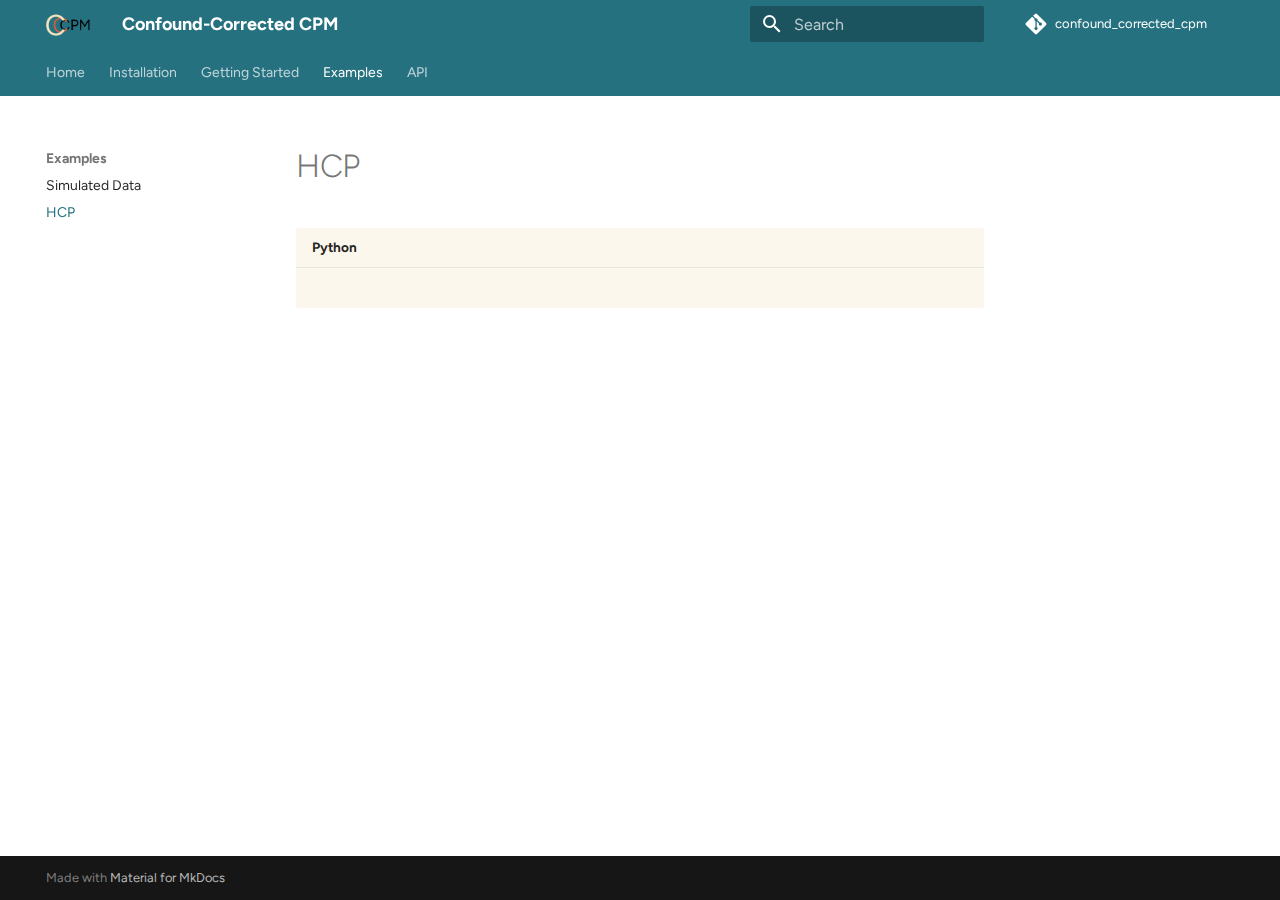
<file: examples/human_connectome_project/index.html>
<!doctype html>
<html lang="en" class="no-js">
  <head>
    
      <meta charset="utf-8">
      <meta name="viewport" content="width=device-width,initial-scale=1">
      
      
      
        <link rel="canonical" href="https://wwu-mmll.github.io/confound_corrected_cpm/examples/human_connectome_project/">
      
      
        <link rel="prev" href="../simulated_data/">
      
      
        <link rel="next" href="../../api/cpm_regression/">
      
      
      <link rel="icon" href="../../assets/img/CCCPM.png">
      <meta name="generator" content="mkdocs-1.6.1, mkdocs-material-9.5.48">
    
    
      
        <title>HCP - Confound-Corrected CPM</title>
      
    
    
      <link rel="stylesheet" href="../../assets/stylesheets/main.6f8fc17f.min.css">
      
        
        <link rel="stylesheet" href="../../assets/stylesheets/palette.06af60db.min.css">
      
      


    
    
      
    
    
      
        
        
        <link rel="preconnect" href="https://fonts.gstatic.com" crossorigin>
        <link rel="stylesheet" href="https://fonts.googleapis.com/css?family=Figtree:300,300i,400,400i,700,700i%7CRoboto+Mono:400,400i,700,700i&display=fallback">
        <style>:root{--md-text-font:"Figtree";--md-code-font:"Roboto Mono"}</style>
      
    
    
      <link rel="stylesheet" href="../../assets/_mkdocstrings.css">
    
      <link rel="stylesheet" href="../../stylesheets/extra.css">
    
    <script>__md_scope=new URL("../..",location),__md_hash=e=>[...e].reduce(((e,_)=>(e<<5)-e+_.charCodeAt(0)),0),__md_get=(e,_=localStorage,t=__md_scope)=>JSON.parse(_.getItem(t.pathname+"."+e)),__md_set=(e,_,t=localStorage,a=__md_scope)=>{try{t.setItem(a.pathname+"."+e,JSON.stringify(_))}catch(e){}}</script>
    
      

    
    
    
  </head>
  
  
    
    
    
    
    
    <body dir="ltr" data-md-color-scheme="default" data-md-color-primary="custom" data-md-color-accent="custom">
  
    
    <input class="md-toggle" data-md-toggle="drawer" type="checkbox" id="__drawer" autocomplete="off">
    <input class="md-toggle" data-md-toggle="search" type="checkbox" id="__search" autocomplete="off">
    <label class="md-overlay" for="__drawer"></label>
    <div data-md-component="skip">
      
    </div>
    <div data-md-component="announce">
      
    </div>
    
    
      

<header class="md-header" data-md-component="header">
  <nav class="md-header__inner md-grid" aria-label="Header">
    <a href="../.." title="Confound-Corrected CPM" class="md-header__button md-logo" aria-label="Confound-Corrected CPM" data-md-component="logo">
      
  <img src="../../assets/img/CCCPM.png" alt="logo">

    </a>
    <label class="md-header__button md-icon" for="__drawer">
      
      <svg xmlns="http://www.w3.org/2000/svg" viewBox="0 0 24 24"><path d="M3 6h18v2H3zm0 5h18v2H3zm0 5h18v2H3z"/></svg>
    </label>
    <div class="md-header__title" data-md-component="header-title">
      <div class="md-header__ellipsis">
        <div class="md-header__topic">
          <span class="md-ellipsis">
            Confound-Corrected CPM
          </span>
        </div>
        <div class="md-header__topic" data-md-component="header-topic">
          <span class="md-ellipsis">
            
              HCP
            
          </span>
        </div>
      </div>
    </div>
    
      
    
    
    
    
      <label class="md-header__button md-icon" for="__search">
        
        <svg xmlns="http://www.w3.org/2000/svg" viewBox="0 0 24 24"><path d="M9.5 3A6.5 6.5 0 0 1 16 9.5c0 1.61-.59 3.09-1.56 4.23l.27.27h.79l5 5-1.5 1.5-5-5v-.79l-.27-.27A6.52 6.52 0 0 1 9.5 16 6.5 6.5 0 0 1 3 9.5 6.5 6.5 0 0 1 9.5 3m0 2C7 5 5 7 5 9.5S7 14 9.5 14 14 12 14 9.5 12 5 9.5 5"/></svg>
      </label>
      <div class="md-search" data-md-component="search" role="dialog">
  <label class="md-search__overlay" for="__search"></label>
  <div class="md-search__inner" role="search">
    <form class="md-search__form" name="search">
      <input type="text" class="md-search__input" name="query" aria-label="Search" placeholder="Search" autocapitalize="off" autocorrect="off" autocomplete="off" spellcheck="false" data-md-component="search-query" required>
      <label class="md-search__icon md-icon" for="__search">
        
        <svg xmlns="http://www.w3.org/2000/svg" viewBox="0 0 24 24"><path d="M9.5 3A6.5 6.5 0 0 1 16 9.5c0 1.61-.59 3.09-1.56 4.23l.27.27h.79l5 5-1.5 1.5-5-5v-.79l-.27-.27A6.52 6.52 0 0 1 9.5 16 6.5 6.5 0 0 1 3 9.5 6.5 6.5 0 0 1 9.5 3m0 2C7 5 5 7 5 9.5S7 14 9.5 14 14 12 14 9.5 12 5 9.5 5"/></svg>
        
        <svg xmlns="http://www.w3.org/2000/svg" viewBox="0 0 24 24"><path d="M20 11v2H8l5.5 5.5-1.42 1.42L4.16 12l7.92-7.92L13.5 5.5 8 11z"/></svg>
      </label>
      <nav class="md-search__options" aria-label="Search">
        
        <button type="reset" class="md-search__icon md-icon" title="Clear" aria-label="Clear" tabindex="-1">
          
          <svg xmlns="http://www.w3.org/2000/svg" viewBox="0 0 24 24"><path d="M19 6.41 17.59 5 12 10.59 6.41 5 5 6.41 10.59 12 5 17.59 6.41 19 12 13.41 17.59 19 19 17.59 13.41 12z"/></svg>
        </button>
      </nav>
      
    </form>
    <div class="md-search__output">
      <div class="md-search__scrollwrap" tabindex="0" data-md-scrollfix>
        <div class="md-search-result" data-md-component="search-result">
          <div class="md-search-result__meta">
            Initializing search
          </div>
          <ol class="md-search-result__list" role="presentation"></ol>
        </div>
      </div>
    </div>
  </div>
</div>
    
    
      <div class="md-header__source">
        <a href="https://github.com/wwu-mmll/confound_corrected_cpm" title="Go to repository" class="md-source" data-md-component="source">
  <div class="md-source__icon md-icon">
    
    <svg xmlns="http://www.w3.org/2000/svg" viewBox="0 0 448 512"><!--! Font Awesome Free 6.7.1 by @fontawesome - https://fontawesome.com License - https://fontawesome.com/license/free (Icons: CC BY 4.0, Fonts: SIL OFL 1.1, Code: MIT License) Copyright 2024 Fonticons, Inc.--><path d="M439.55 236.05 244 40.45a28.87 28.87 0 0 0-40.81 0l-40.66 40.63 51.52 51.52c27.06-9.14 52.68 16.77 43.39 43.68l49.66 49.66c34.23-11.8 61.18 31 35.47 56.69-26.49 26.49-70.21-2.87-56-37.34L240.22 199v121.85c25.3 12.54 22.26 41.85 9.08 55a34.34 34.34 0 0 1-48.55 0c-17.57-17.6-11.07-46.91 11.25-56v-123c-20.8-8.51-24.6-30.74-18.64-45L142.57 101 8.45 235.14a28.86 28.86 0 0 0 0 40.81l195.61 195.6a28.86 28.86 0 0 0 40.8 0l194.69-194.69a28.86 28.86 0 0 0 0-40.81"/></svg>
  </div>
  <div class="md-source__repository">
    confound_corrected_cpm
  </div>
</a>
      </div>
    
  </nav>
  
</header>
    
    <div class="md-container" data-md-component="container">
      
      
        
          
            
<nav class="md-tabs" aria-label="Tabs" data-md-component="tabs">
  <div class="md-grid">
    <ul class="md-tabs__list">
      
        
  
  
  
    <li class="md-tabs__item">
      <a href="../.." class="md-tabs__link">
        
  
    
  
  Home

      </a>
    </li>
  

      
        
  
  
  
    <li class="md-tabs__item">
      <a href="../../installation/" class="md-tabs__link">
        
  
    
  
  Installation

      </a>
    </li>
  

      
        
  
  
  
    <li class="md-tabs__item">
      <a href="../../getting_started/" class="md-tabs__link">
        
  
    
  
  Getting Started

      </a>
    </li>
  

      
        
  
  
    
  
  
    
    
      <li class="md-tabs__item md-tabs__item--active">
        <a href="../simulated_data/" class="md-tabs__link">
          
  
  Examples

        </a>
      </li>
    
  

      
        
  
  
  
    
    
      <li class="md-tabs__item">
        <a href="../../api/cpm_regression/" class="md-tabs__link">
          
  
  API

        </a>
      </li>
    
  

      
    </ul>
  </div>
</nav>
          
        
      
      <main class="md-main" data-md-component="main">
        <div class="md-main__inner md-grid">
          
            
              
              <div class="md-sidebar md-sidebar--primary" data-md-component="sidebar" data-md-type="navigation" >
                <div class="md-sidebar__scrollwrap">
                  <div class="md-sidebar__inner">
                    


  


<nav class="md-nav md-nav--primary md-nav--lifted" aria-label="Navigation" data-md-level="0">
  <label class="md-nav__title" for="__drawer">
    <a href="../.." title="Confound-Corrected CPM" class="md-nav__button md-logo" aria-label="Confound-Corrected CPM" data-md-component="logo">
      
  <img src="../../assets/img/CCCPM.png" alt="logo">

    </a>
    Confound-Corrected CPM
  </label>
  
    <div class="md-nav__source">
      <a href="https://github.com/wwu-mmll/confound_corrected_cpm" title="Go to repository" class="md-source" data-md-component="source">
  <div class="md-source__icon md-icon">
    
    <svg xmlns="http://www.w3.org/2000/svg" viewBox="0 0 448 512"><!--! Font Awesome Free 6.7.1 by @fontawesome - https://fontawesome.com License - https://fontawesome.com/license/free (Icons: CC BY 4.0, Fonts: SIL OFL 1.1, Code: MIT License) Copyright 2024 Fonticons, Inc.--><path d="M439.55 236.05 244 40.45a28.87 28.87 0 0 0-40.81 0l-40.66 40.63 51.52 51.52c27.06-9.14 52.68 16.77 43.39 43.68l49.66 49.66c34.23-11.8 61.18 31 35.47 56.69-26.49 26.49-70.21-2.87-56-37.34L240.22 199v121.85c25.3 12.54 22.26 41.85 9.08 55a34.34 34.34 0 0 1-48.55 0c-17.57-17.6-11.07-46.91 11.25-56v-123c-20.8-8.51-24.6-30.74-18.64-45L142.57 101 8.45 235.14a28.86 28.86 0 0 0 0 40.81l195.61 195.6a28.86 28.86 0 0 0 40.8 0l194.69-194.69a28.86 28.86 0 0 0 0-40.81"/></svg>
  </div>
  <div class="md-source__repository">
    confound_corrected_cpm
  </div>
</a>
    </div>
  
  <ul class="md-nav__list" data-md-scrollfix>
    
      
      
  
  
  
  
    <li class="md-nav__item">
      <a href="../.." class="md-nav__link">
        
  
  <span class="md-ellipsis">
    Home
  </span>
  

      </a>
    </li>
  

    
      
      
  
  
  
  
    <li class="md-nav__item">
      <a href="../../installation/" class="md-nav__link">
        
  
  <span class="md-ellipsis">
    Installation
  </span>
  

      </a>
    </li>
  

    
      
      
  
  
  
  
    <li class="md-nav__item">
      <a href="../../getting_started/" class="md-nav__link">
        
  
  <span class="md-ellipsis">
    Getting Started
  </span>
  

      </a>
    </li>
  

    
      
      
  
  
    
  
  
  
    
    
    
      
        
        
      
      
        
      
    
    
    <li class="md-nav__item md-nav__item--active md-nav__item--section md-nav__item--nested">
      
        
        
        <input class="md-nav__toggle md-toggle " type="checkbox" id="__nav_4" checked>
        
          
          <label class="md-nav__link" for="__nav_4" id="__nav_4_label" tabindex="">
            
  
  <span class="md-ellipsis">
    Examples
  </span>
  

            <span class="md-nav__icon md-icon"></span>
          </label>
        
        <nav class="md-nav" data-md-level="1" aria-labelledby="__nav_4_label" aria-expanded="true">
          <label class="md-nav__title" for="__nav_4">
            <span class="md-nav__icon md-icon"></span>
            Examples
          </label>
          <ul class="md-nav__list" data-md-scrollfix>
            
              
                
  
  
  
  
    <li class="md-nav__item">
      <a href="../simulated_data/" class="md-nav__link">
        
  
  <span class="md-ellipsis">
    Simulated Data
  </span>
  

      </a>
    </li>
  

              
            
              
                
  
  
    
  
  
  
    <li class="md-nav__item md-nav__item--active">
      
      <input class="md-nav__toggle md-toggle" type="checkbox" id="__toc">
      
      
      
      <a href="./" class="md-nav__link md-nav__link--active">
        
  
  <span class="md-ellipsis">
    HCP
  </span>
  

      </a>
      
    </li>
  

              
            
          </ul>
        </nav>
      
    </li>
  

    
      
      
  
  
  
  
    
    
    
      
      
        
      
    
    
    <li class="md-nav__item md-nav__item--nested">
      
        
        
        <input class="md-nav__toggle md-toggle " type="checkbox" id="__nav_5" >
        
          
          <label class="md-nav__link" for="__nav_5" id="__nav_5_label" tabindex="0">
            
  
  <span class="md-ellipsis">
    API
  </span>
  

            <span class="md-nav__icon md-icon"></span>
          </label>
        
        <nav class="md-nav" data-md-level="1" aria-labelledby="__nav_5_label" aria-expanded="false">
          <label class="md-nav__title" for="__nav_5">
            <span class="md-nav__icon md-icon"></span>
            API
          </label>
          <ul class="md-nav__list" data-md-scrollfix>
            
              
                
  
  
  
  
    <li class="md-nav__item">
      <a href="../../api/cpm_regression/" class="md-nav__link">
        
  
  <span class="md-ellipsis">
    CPM Regression
  </span>
  

      </a>
    </li>
  

              
            
              
                
  
  
  
  
    <li class="md-nav__item">
      <a href="../../api/edge_selection/" class="md-nav__link">
        
  
  <span class="md-ellipsis">
    Edge Selection
  </span>
  

      </a>
    </li>
  

              
            
              
                
  
  
  
  
    <li class="md-nav__item">
      <a href="../../api/models/" class="md-nav__link">
        
  
  <span class="md-ellipsis">
    Models
  </span>
  

      </a>
    </li>
  

              
            
              
                
  
  
  
  
    <li class="md-nav__item">
      <a href="../../api/fold/" class="md-nav__link">
        
  
  <span class="md-ellipsis">
    Fold
  </span>
  

      </a>
    </li>
  

              
            
          </ul>
        </nav>
      
    </li>
  

    
  </ul>
</nav>
                  </div>
                </div>
              </div>
            
            
              
              <div class="md-sidebar md-sidebar--secondary" data-md-component="sidebar" data-md-type="toc" >
                <div class="md-sidebar__scrollwrap">
                  <div class="md-sidebar__inner">
                    

<nav class="md-nav md-nav--secondary" aria-label="Table of contents">
  
  
  
  
</nav>
                  </div>
                </div>
              </div>
            
          
          
            <div class="md-content" data-md-component="content">
              <article class="md-content__inner md-typeset">
                
                  

  
  


  <h1>HCP</h1>

<div class="highlight"><span class="filename">Python</span><pre><span></span><code>
</code></pre></div>












                
              </article>
            </div>
          
          
<script>var target=document.getElementById(location.hash.slice(1));target&&target.name&&(target.checked=target.name.startsWith("__tabbed_"))</script>
        </div>
        
      </main>
      
        <footer class="md-footer">
  
  <div class="md-footer-meta md-typeset">
    <div class="md-footer-meta__inner md-grid">
      <div class="md-copyright">
  
  
    Made with
    <a href="https://squidfunk.github.io/mkdocs-material/" target="_blank" rel="noopener">
      Material for MkDocs
    </a>
  
</div>
      
    </div>
  </div>
</footer>
      
    </div>
    <div class="md-dialog" data-md-component="dialog">
      <div class="md-dialog__inner md-typeset"></div>
    </div>
    
    
    <script id="__config" type="application/json">{"base": "../..", "features": ["toc.follow", "navigation.tabs", "navigation.sections"], "search": "../../assets/javascripts/workers/search.6ce7567c.min.js", "translations": {"clipboard.copied": "Copied to clipboard", "clipboard.copy": "Copy to clipboard", "search.result.more.one": "1 more on this page", "search.result.more.other": "# more on this page", "search.result.none": "No matching documents", "search.result.one": "1 matching document", "search.result.other": "# matching documents", "search.result.placeholder": "Type to start searching", "search.result.term.missing": "Missing", "select.version": "Select version"}}</script>
    
    
      <script src="../../assets/javascripts/bundle.83f73b43.min.js"></script>
      
    
  </body>
</html>
</file>
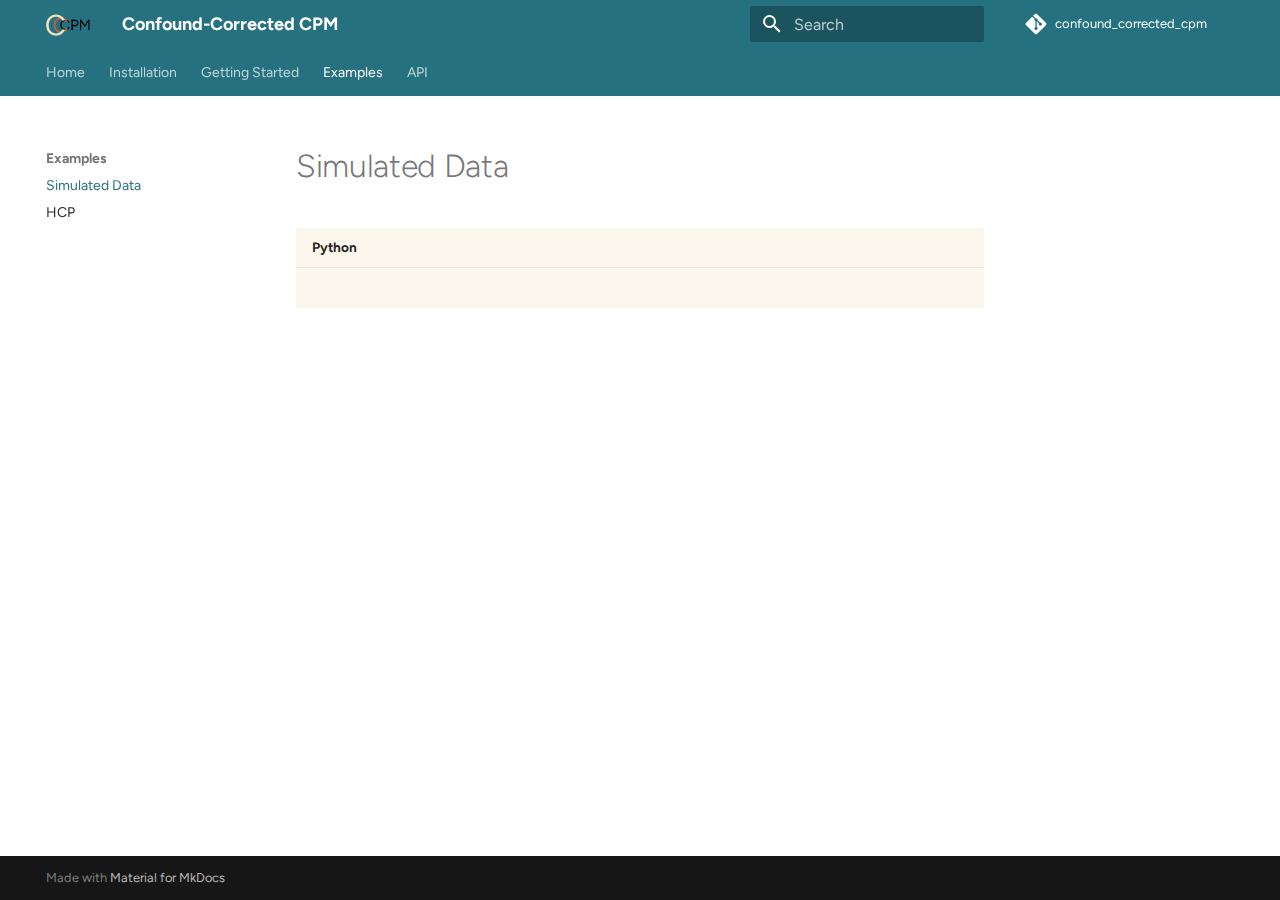
<file: examples/simulated_data/index.html>
<!doctype html>
<html lang="en" class="no-js">
  <head>
    
      <meta charset="utf-8">
      <meta name="viewport" content="width=device-width,initial-scale=1">
      
      
      
        <link rel="canonical" href="https://wwu-mmll.github.io/confound_corrected_cpm/examples/simulated_data/">
      
      
        <link rel="prev" href="../../getting_started/">
      
      
        <link rel="next" href="../human_connectome_project/">
      
      
      <link rel="icon" href="../../assets/img/CCCPM.png">
      <meta name="generator" content="mkdocs-1.6.1, mkdocs-material-9.5.48">
    
    
      
        <title>Simulated Data - Confound-Corrected CPM</title>
      
    
    
      <link rel="stylesheet" href="../../assets/stylesheets/main.6f8fc17f.min.css">
      
        
        <link rel="stylesheet" href="../../assets/stylesheets/palette.06af60db.min.css">
      
      


    
    
      
    
    
      
        
        
        <link rel="preconnect" href="https://fonts.gstatic.com" crossorigin>
        <link rel="stylesheet" href="https://fonts.googleapis.com/css?family=Figtree:300,300i,400,400i,700,700i%7CRoboto+Mono:400,400i,700,700i&display=fallback">
        <style>:root{--md-text-font:"Figtree";--md-code-font:"Roboto Mono"}</style>
      
    
    
      <link rel="stylesheet" href="../../assets/_mkdocstrings.css">
    
      <link rel="stylesheet" href="../../stylesheets/extra.css">
    
    <script>__md_scope=new URL("../..",location),__md_hash=e=>[...e].reduce(((e,_)=>(e<<5)-e+_.charCodeAt(0)),0),__md_get=(e,_=localStorage,t=__md_scope)=>JSON.parse(_.getItem(t.pathname+"."+e)),__md_set=(e,_,t=localStorage,a=__md_scope)=>{try{t.setItem(a.pathname+"."+e,JSON.stringify(_))}catch(e){}}</script>
    
      

    
    
    
  </head>
  
  
    
    
    
    
    
    <body dir="ltr" data-md-color-scheme="default" data-md-color-primary="custom" data-md-color-accent="custom">
  
    
    <input class="md-toggle" data-md-toggle="drawer" type="checkbox" id="__drawer" autocomplete="off">
    <input class="md-toggle" data-md-toggle="search" type="checkbox" id="__search" autocomplete="off">
    <label class="md-overlay" for="__drawer"></label>
    <div data-md-component="skip">
      
    </div>
    <div data-md-component="announce">
      
    </div>
    
    
      

<header class="md-header" data-md-component="header">
  <nav class="md-header__inner md-grid" aria-label="Header">
    <a href="../.." title="Confound-Corrected CPM" class="md-header__button md-logo" aria-label="Confound-Corrected CPM" data-md-component="logo">
      
  <img src="../../assets/img/CCCPM.png" alt="logo">

    </a>
    <label class="md-header__button md-icon" for="__drawer">
      
      <svg xmlns="http://www.w3.org/2000/svg" viewBox="0 0 24 24"><path d="M3 6h18v2H3zm0 5h18v2H3zm0 5h18v2H3z"/></svg>
    </label>
    <div class="md-header__title" data-md-component="header-title">
      <div class="md-header__ellipsis">
        <div class="md-header__topic">
          <span class="md-ellipsis">
            Confound-Corrected CPM
          </span>
        </div>
        <div class="md-header__topic" data-md-component="header-topic">
          <span class="md-ellipsis">
            
              Simulated Data
            
          </span>
        </div>
      </div>
    </div>
    
      
    
    
    
    
      <label class="md-header__button md-icon" for="__search">
        
        <svg xmlns="http://www.w3.org/2000/svg" viewBox="0 0 24 24"><path d="M9.5 3A6.5 6.5 0 0 1 16 9.5c0 1.61-.59 3.09-1.56 4.23l.27.27h.79l5 5-1.5 1.5-5-5v-.79l-.27-.27A6.52 6.52 0 0 1 9.5 16 6.5 6.5 0 0 1 3 9.5 6.5 6.5 0 0 1 9.5 3m0 2C7 5 5 7 5 9.5S7 14 9.5 14 14 12 14 9.5 12 5 9.5 5"/></svg>
      </label>
      <div class="md-search" data-md-component="search" role="dialog">
  <label class="md-search__overlay" for="__search"></label>
  <div class="md-search__inner" role="search">
    <form class="md-search__form" name="search">
      <input type="text" class="md-search__input" name="query" aria-label="Search" placeholder="Search" autocapitalize="off" autocorrect="off" autocomplete="off" spellcheck="false" data-md-component="search-query" required>
      <label class="md-search__icon md-icon" for="__search">
        
        <svg xmlns="http://www.w3.org/2000/svg" viewBox="0 0 24 24"><path d="M9.5 3A6.5 6.5 0 0 1 16 9.5c0 1.61-.59 3.09-1.56 4.23l.27.27h.79l5 5-1.5 1.5-5-5v-.79l-.27-.27A6.52 6.52 0 0 1 9.5 16 6.5 6.5 0 0 1 3 9.5 6.5 6.5 0 0 1 9.5 3m0 2C7 5 5 7 5 9.5S7 14 9.5 14 14 12 14 9.5 12 5 9.5 5"/></svg>
        
        <svg xmlns="http://www.w3.org/2000/svg" viewBox="0 0 24 24"><path d="M20 11v2H8l5.5 5.5-1.42 1.42L4.16 12l7.92-7.92L13.5 5.5 8 11z"/></svg>
      </label>
      <nav class="md-search__options" aria-label="Search">
        
        <button type="reset" class="md-search__icon md-icon" title="Clear" aria-label="Clear" tabindex="-1">
          
          <svg xmlns="http://www.w3.org/2000/svg" viewBox="0 0 24 24"><path d="M19 6.41 17.59 5 12 10.59 6.41 5 5 6.41 10.59 12 5 17.59 6.41 19 12 13.41 17.59 19 19 17.59 13.41 12z"/></svg>
        </button>
      </nav>
      
    </form>
    <div class="md-search__output">
      <div class="md-search__scrollwrap" tabindex="0" data-md-scrollfix>
        <div class="md-search-result" data-md-component="search-result">
          <div class="md-search-result__meta">
            Initializing search
          </div>
          <ol class="md-search-result__list" role="presentation"></ol>
        </div>
      </div>
    </div>
  </div>
</div>
    
    
      <div class="md-header__source">
        <a href="https://github.com/wwu-mmll/confound_corrected_cpm" title="Go to repository" class="md-source" data-md-component="source">
  <div class="md-source__icon md-icon">
    
    <svg xmlns="http://www.w3.org/2000/svg" viewBox="0 0 448 512"><!--! Font Awesome Free 6.7.1 by @fontawesome - https://fontawesome.com License - https://fontawesome.com/license/free (Icons: CC BY 4.0, Fonts: SIL OFL 1.1, Code: MIT License) Copyright 2024 Fonticons, Inc.--><path d="M439.55 236.05 244 40.45a28.87 28.87 0 0 0-40.81 0l-40.66 40.63 51.52 51.52c27.06-9.14 52.68 16.77 43.39 43.68l49.66 49.66c34.23-11.8 61.18 31 35.47 56.69-26.49 26.49-70.21-2.87-56-37.34L240.22 199v121.85c25.3 12.54 22.26 41.85 9.08 55a34.34 34.34 0 0 1-48.55 0c-17.57-17.6-11.07-46.91 11.25-56v-123c-20.8-8.51-24.6-30.74-18.64-45L142.57 101 8.45 235.14a28.86 28.86 0 0 0 0 40.81l195.61 195.6a28.86 28.86 0 0 0 40.8 0l194.69-194.69a28.86 28.86 0 0 0 0-40.81"/></svg>
  </div>
  <div class="md-source__repository">
    confound_corrected_cpm
  </div>
</a>
      </div>
    
  </nav>
  
</header>
    
    <div class="md-container" data-md-component="container">
      
      
        
          
            
<nav class="md-tabs" aria-label="Tabs" data-md-component="tabs">
  <div class="md-grid">
    <ul class="md-tabs__list">
      
        
  
  
  
    <li class="md-tabs__item">
      <a href="../.." class="md-tabs__link">
        
  
    
  
  Home

      </a>
    </li>
  

      
        
  
  
  
    <li class="md-tabs__item">
      <a href="../../installation/" class="md-tabs__link">
        
  
    
  
  Installation

      </a>
    </li>
  

      
        
  
  
  
    <li class="md-tabs__item">
      <a href="../../getting_started/" class="md-tabs__link">
        
  
    
  
  Getting Started

      </a>
    </li>
  

      
        
  
  
    
  
  
    
    
      <li class="md-tabs__item md-tabs__item--active">
        <a href="./" class="md-tabs__link">
          
  
  Examples

        </a>
      </li>
    
  

      
        
  
  
  
    
    
      <li class="md-tabs__item">
        <a href="../../api/cpm_regression/" class="md-tabs__link">
          
  
  API

        </a>
      </li>
    
  

      
    </ul>
  </div>
</nav>
          
        
      
      <main class="md-main" data-md-component="main">
        <div class="md-main__inner md-grid">
          
            
              
              <div class="md-sidebar md-sidebar--primary" data-md-component="sidebar" data-md-type="navigation" >
                <div class="md-sidebar__scrollwrap">
                  <div class="md-sidebar__inner">
                    


  


<nav class="md-nav md-nav--primary md-nav--lifted" aria-label="Navigation" data-md-level="0">
  <label class="md-nav__title" for="__drawer">
    <a href="../.." title="Confound-Corrected CPM" class="md-nav__button md-logo" aria-label="Confound-Corrected CPM" data-md-component="logo">
      
  <img src="../../assets/img/CCCPM.png" alt="logo">

    </a>
    Confound-Corrected CPM
  </label>
  
    <div class="md-nav__source">
      <a href="https://github.com/wwu-mmll/confound_corrected_cpm" title="Go to repository" class="md-source" data-md-component="source">
  <div class="md-source__icon md-icon">
    
    <svg xmlns="http://www.w3.org/2000/svg" viewBox="0 0 448 512"><!--! Font Awesome Free 6.7.1 by @fontawesome - https://fontawesome.com License - https://fontawesome.com/license/free (Icons: CC BY 4.0, Fonts: SIL OFL 1.1, Code: MIT License) Copyright 2024 Fonticons, Inc.--><path d="M439.55 236.05 244 40.45a28.87 28.87 0 0 0-40.81 0l-40.66 40.63 51.52 51.52c27.06-9.14 52.68 16.77 43.39 43.68l49.66 49.66c34.23-11.8 61.18 31 35.47 56.69-26.49 26.49-70.21-2.87-56-37.34L240.22 199v121.85c25.3 12.54 22.26 41.85 9.08 55a34.34 34.34 0 0 1-48.55 0c-17.57-17.6-11.07-46.91 11.25-56v-123c-20.8-8.51-24.6-30.74-18.64-45L142.57 101 8.45 235.14a28.86 28.86 0 0 0 0 40.81l195.61 195.6a28.86 28.86 0 0 0 40.8 0l194.69-194.69a28.86 28.86 0 0 0 0-40.81"/></svg>
  </div>
  <div class="md-source__repository">
    confound_corrected_cpm
  </div>
</a>
    </div>
  
  <ul class="md-nav__list" data-md-scrollfix>
    
      
      
  
  
  
  
    <li class="md-nav__item">
      <a href="../.." class="md-nav__link">
        
  
  <span class="md-ellipsis">
    Home
  </span>
  

      </a>
    </li>
  

    
      
      
  
  
  
  
    <li class="md-nav__item">
      <a href="../../installation/" class="md-nav__link">
        
  
  <span class="md-ellipsis">
    Installation
  </span>
  

      </a>
    </li>
  

    
      
      
  
  
  
  
    <li class="md-nav__item">
      <a href="../../getting_started/" class="md-nav__link">
        
  
  <span class="md-ellipsis">
    Getting Started
  </span>
  

      </a>
    </li>
  

    
      
      
  
  
    
  
  
  
    
    
    
      
        
        
      
      
        
      
    
    
    <li class="md-nav__item md-nav__item--active md-nav__item--section md-nav__item--nested">
      
        
        
        <input class="md-nav__toggle md-toggle " type="checkbox" id="__nav_4" checked>
        
          
          <label class="md-nav__link" for="__nav_4" id="__nav_4_label" tabindex="">
            
  
  <span class="md-ellipsis">
    Examples
  </span>
  

            <span class="md-nav__icon md-icon"></span>
          </label>
        
        <nav class="md-nav" data-md-level="1" aria-labelledby="__nav_4_label" aria-expanded="true">
          <label class="md-nav__title" for="__nav_4">
            <span class="md-nav__icon md-icon"></span>
            Examples
          </label>
          <ul class="md-nav__list" data-md-scrollfix>
            
              
                
  
  
    
  
  
  
    <li class="md-nav__item md-nav__item--active">
      
      <input class="md-nav__toggle md-toggle" type="checkbox" id="__toc">
      
      
      
      <a href="./" class="md-nav__link md-nav__link--active">
        
  
  <span class="md-ellipsis">
    Simulated Data
  </span>
  

      </a>
      
    </li>
  

              
            
              
                
  
  
  
  
    <li class="md-nav__item">
      <a href="../human_connectome_project/" class="md-nav__link">
        
  
  <span class="md-ellipsis">
    HCP
  </span>
  

      </a>
    </li>
  

              
            
          </ul>
        </nav>
      
    </li>
  

    
      
      
  
  
  
  
    
    
    
      
      
        
      
    
    
    <li class="md-nav__item md-nav__item--nested">
      
        
        
        <input class="md-nav__toggle md-toggle " type="checkbox" id="__nav_5" >
        
          
          <label class="md-nav__link" for="__nav_5" id="__nav_5_label" tabindex="0">
            
  
  <span class="md-ellipsis">
    API
  </span>
  

            <span class="md-nav__icon md-icon"></span>
          </label>
        
        <nav class="md-nav" data-md-level="1" aria-labelledby="__nav_5_label" aria-expanded="false">
          <label class="md-nav__title" for="__nav_5">
            <span class="md-nav__icon md-icon"></span>
            API
          </label>
          <ul class="md-nav__list" data-md-scrollfix>
            
              
                
  
  
  
  
    <li class="md-nav__item">
      <a href="../../api/cpm_regression/" class="md-nav__link">
        
  
  <span class="md-ellipsis">
    CPM Regression
  </span>
  

      </a>
    </li>
  

              
            
              
                
  
  
  
  
    <li class="md-nav__item">
      <a href="../../api/edge_selection/" class="md-nav__link">
        
  
  <span class="md-ellipsis">
    Edge Selection
  </span>
  

      </a>
    </li>
  

              
            
              
                
  
  
  
  
    <li class="md-nav__item">
      <a href="../../api/models/" class="md-nav__link">
        
  
  <span class="md-ellipsis">
    Models
  </span>
  

      </a>
    </li>
  

              
            
              
                
  
  
  
  
    <li class="md-nav__item">
      <a href="../../api/fold/" class="md-nav__link">
        
  
  <span class="md-ellipsis">
    Fold
  </span>
  

      </a>
    </li>
  

              
            
          </ul>
        </nav>
      
    </li>
  

    
  </ul>
</nav>
                  </div>
                </div>
              </div>
            
            
              
              <div class="md-sidebar md-sidebar--secondary" data-md-component="sidebar" data-md-type="toc" >
                <div class="md-sidebar__scrollwrap">
                  <div class="md-sidebar__inner">
                    

<nav class="md-nav md-nav--secondary" aria-label="Table of contents">
  
  
  
  
</nav>
                  </div>
                </div>
              </div>
            
          
          
            <div class="md-content" data-md-component="content">
              <article class="md-content__inner md-typeset">
                
                  

  
  


  <h1>Simulated Data</h1>

<div class="highlight"><span class="filename">Python</span><pre><span></span><code>
</code></pre></div>












                
              </article>
            </div>
          
          
<script>var target=document.getElementById(location.hash.slice(1));target&&target.name&&(target.checked=target.name.startsWith("__tabbed_"))</script>
        </div>
        
      </main>
      
        <footer class="md-footer">
  
  <div class="md-footer-meta md-typeset">
    <div class="md-footer-meta__inner md-grid">
      <div class="md-copyright">
  
  
    Made with
    <a href="https://squidfunk.github.io/mkdocs-material/" target="_blank" rel="noopener">
      Material for MkDocs
    </a>
  
</div>
      
    </div>
  </div>
</footer>
      
    </div>
    <div class="md-dialog" data-md-component="dialog">
      <div class="md-dialog__inner md-typeset"></div>
    </div>
    
    
    <script id="__config" type="application/json">{"base": "../..", "features": ["toc.follow", "navigation.tabs", "navigation.sections"], "search": "../../assets/javascripts/workers/search.6ce7567c.min.js", "translations": {"clipboard.copied": "Copied to clipboard", "clipboard.copy": "Copy to clipboard", "search.result.more.one": "1 more on this page", "search.result.more.other": "# more on this page", "search.result.none": "No matching documents", "search.result.one": "1 matching document", "search.result.other": "# matching documents", "search.result.placeholder": "Type to start searching", "search.result.term.missing": "Missing", "select.version": "Select version"}}</script>
    
    
      <script src="../../assets/javascripts/bundle.83f73b43.min.js"></script>
      
    
  </body>
</html>
</file>
<file: assets/_mkdocstrings.css>
/* Avoid breaking parameter names, etc. in table cells. */
.doc-contents td code {
  word-break: normal !important;
}

/* No line break before first paragraph of descriptions. */
.doc-md-description,
.doc-md-description>p:first-child {
  display: inline;
}

/* Max width for docstring sections tables. */
.doc .md-typeset__table,
.doc .md-typeset__table table {
  display: table !important;
  width: 100%;
}

.doc .md-typeset__table tr {
  display: table-row;
}

/* Defaults in Spacy table style. */
.doc-param-default {
  float: right;
}

/* Parameter headings must be inline, not blocks. */
.doc-heading-parameter {
  display: inline;
}

/* Prefer space on the right, not the left of parameter permalinks. */
.doc-heading-parameter .headerlink {
  margin-left: 0 !important;
  margin-right: 0.2rem;
}

/* Backward-compatibility: docstring section titles in bold. */
.doc-section-title {
  font-weight: bold;
}

/* Symbols in Navigation and ToC. */
:root, :host,
[data-md-color-scheme="default"] {
  --doc-symbol-parameter-fg-color: #df50af;
  --doc-symbol-attribute-fg-color: #953800;
  --doc-symbol-function-fg-color: #8250df;
  --doc-symbol-method-fg-color: #8250df;
  --doc-symbol-class-fg-color: #0550ae;
  --doc-symbol-module-fg-color: #5cad0f;

  --doc-symbol-parameter-bg-color: #df50af1a;
  --doc-symbol-attribute-bg-color: #9538001a;
  --doc-symbol-function-bg-color: #8250df1a;
  --doc-symbol-method-bg-color: #8250df1a;
  --doc-symbol-class-bg-color: #0550ae1a;
  --doc-symbol-module-bg-color: #5cad0f1a;
}

[data-md-color-scheme="slate"] {
  --doc-symbol-parameter-fg-color: #ffa8cc;
  --doc-symbol-attribute-fg-color: #ffa657;
  --doc-symbol-function-fg-color: #d2a8ff;
  --doc-symbol-method-fg-color: #d2a8ff;
  --doc-symbol-class-fg-color: #79c0ff;
  --doc-symbol-module-fg-color: #baff79;

  --doc-symbol-parameter-bg-color: #ffa8cc1a;
  --doc-symbol-attribute-bg-color: #ffa6571a;
  --doc-symbol-function-bg-color: #d2a8ff1a;
  --doc-symbol-method-bg-color: #d2a8ff1a;
  --doc-symbol-class-bg-color: #79c0ff1a;
  --doc-symbol-module-bg-color: #baff791a;
}

code.doc-symbol {
  border-radius: .1rem;
  font-size: .85em;
  padding: 0 .3em;
  font-weight: bold;
}

code.doc-symbol-parameter {
  color: var(--doc-symbol-parameter-fg-color);
  background-color: var(--doc-symbol-parameter-bg-color);
}

code.doc-symbol-parameter::after {
  content: "param";
}

code.doc-symbol-attribute {
  color: var(--doc-symbol-attribute-fg-color);
  background-color: var(--doc-symbol-attribute-bg-color);
}

code.doc-symbol-attribute::after {
  content: "attr";
}

code.doc-symbol-function {
  color: var(--doc-symbol-function-fg-color);
  background-color: var(--doc-symbol-function-bg-color);
}

code.doc-symbol-function::after {
  content: "func";
}

code.doc-symbol-method {
  color: var(--doc-symbol-method-fg-color);
  background-color: var(--doc-symbol-method-bg-color);
}

code.doc-symbol-method::after {
  content: "meth";
}

code.doc-symbol-class {
  color: var(--doc-symbol-class-fg-color);
  background-color: var(--doc-symbol-class-bg-color);
}

code.doc-symbol-class::after {
  content: "class";
}

code.doc-symbol-module {
  color: var(--doc-symbol-module-fg-color);
  background-color: var(--doc-symbol-module-bg-color);
}

code.doc-symbol-module::after {
  content: "mod";
}

.doc-signature .autorefs {
  color: inherit;
  border-bottom: 1px dotted currentcolor;
}
</file>
<file: stylesheets/extra.css>
:root {
  --md-primary-fg-color:        #257180;
  --md-primary-fg-color--light: #257180;
  --md-primary-fg-color--dark:  #257180;
  --md-accent-fg-color:                #FD8B51;
  --md-accent-fg-color--transparent:   #FD8B51;
  --md-accent-bg-color:                #FD8B51;
  --md-accent-bg-color--light:        #FD8B51;
}
:root > * {
  --md-code-bg-color: rgb(242, 229, 191, 0.3);
}
</file>
<file: assets/stylesheets/main.6f8fc17f.min.css>
@charset "UTF-8";html{-webkit-text-size-adjust:none;-moz-text-size-adjust:none;text-size-adjust:none;box-sizing:border-box}*,:after,:before{box-sizing:inherit}@media (prefers-reduced-motion){*,:after,:before{transition:none!important}}body{margin:0}a,button,input,label{-webkit-tap-highlight-color:transparent}a{color:inherit;text-decoration:none}hr{border:0;box-sizing:initial;display:block;height:.05rem;overflow:visible;padding:0}small{font-size:80%}sub,sup{line-height:1em}img{border-style:none}table{border-collapse:initial;border-spacing:0}td,th{font-weight:400;vertical-align:top}button{background:#0000;border:0;font-family:inherit;font-size:inherit;margin:0;padding:0}input{border:0;outline:none}:root{--md-primary-fg-color:#4051b5;--md-primary-fg-color--light:#5d6cc0;--md-primary-fg-color--dark:#303fa1;--md-primary-bg-color:#fff;--md-primary-bg-color--light:#ffffffb3;--md-accent-fg-color:#526cfe;--md-accent-fg-color--transparent:#526cfe1a;--md-accent-bg-color:#fff;--md-accent-bg-color--light:#ffffffb3}[data-md-color-scheme=default]{color-scheme:light}[data-md-color-scheme=default] img[src$="#gh-dark-mode-only"],[data-md-color-scheme=default] img[src$="#only-dark"]{display:none}:root,[data-md-color-scheme=default]{--md-hue:225deg;--md-default-fg-color:#000000de;--md-default-fg-color--light:#0000008a;--md-default-fg-color--lighter:#00000052;--md-default-fg-color--lightest:#00000012;--md-default-bg-color:#fff;--md-default-bg-color--light:#ffffffb3;--md-default-bg-color--lighter:#ffffff4d;--md-default-bg-color--lightest:#ffffff1f;--md-code-fg-color:#36464e;--md-code-bg-color:#f5f5f5;--md-code-hl-color:#4287ff;--md-code-hl-color--light:#4287ff1a;--md-code-hl-number-color:#d52a2a;--md-code-hl-special-color:#db1457;--md-code-hl-function-color:#a846b9;--md-code-hl-constant-color:#6e59d9;--md-code-hl-keyword-color:#3f6ec6;--md-code-hl-string-color:#1c7d4d;--md-code-hl-name-color:var(--md-code-fg-color);--md-code-hl-operator-color:var(--md-default-fg-color--light);--md-code-hl-punctuation-color:var(--md-default-fg-color--light);--md-code-hl-comment-color:var(--md-default-fg-color--light);--md-code-hl-generic-color:var(--md-default-fg-color--light);--md-code-hl-variable-color:var(--md-default-fg-color--light);--md-typeset-color:var(--md-default-fg-color);--md-typeset-a-color:var(--md-primary-fg-color);--md-typeset-del-color:#f5503d26;--md-typeset-ins-color:#0bd57026;--md-typeset-kbd-color:#fafafa;--md-typeset-kbd-accent-color:#fff;--md-typeset-kbd-border-color:#b8b8b8;--md-typeset-mark-color:#ffff0080;--md-typeset-table-color:#0000001f;--md-typeset-table-color--light:rgba(0,0,0,.035);--md-admonition-fg-color:var(--md-default-fg-color);--md-admonition-bg-color:var(--md-default-bg-color);--md-warning-fg-color:#000000de;--md-warning-bg-color:#ff9;--md-footer-fg-color:#fff;--md-footer-fg-color--light:#ffffffb3;--md-footer-fg-color--lighter:#ffffff73;--md-footer-bg-color:#000000de;--md-footer-bg-color--dark:#00000052;--md-shadow-z1:0 0.2rem 0.5rem #0000000d,0 0 0.05rem #0000001a;--md-shadow-z2:0 0.2rem 0.5rem #0000001a,0 0 0.05rem #00000040;--md-shadow-z3:0 0.2rem 0.5rem #0003,0 0 0.05rem #00000059}.md-icon svg{fill:currentcolor;display:block;height:1.2rem;width:1.2rem}body{-webkit-font-smoothing:antialiased;-moz-osx-font-smoothing:grayscale;--md-text-font-family:var(--md-text-font,_),-apple-system,BlinkMacSystemFont,Helvetica,Arial,sans-serif;--md-code-font-family:var(--md-code-font,_),SFMono-Regular,Consolas,Menlo,monospace}aside,body,input{font-feature-settings:"kern","liga";color:var(--md-typeset-color);font-family:var(--md-text-font-family)}code,kbd,pre{font-feature-settings:"kern";font-family:var(--md-code-font-family)}:root{--md-typeset-table-sort-icon:url('data:image/svg+xml;charset=utf-8,<svg xmlns="http://www.w3.org/2000/svg" viewBox="0 0 24 24"><path d="m18 21-4-4h3V7h-3l4-4 4 4h-3v10h3M2 19v-2h10v2M2 13v-2h7v2M2 7V5h4v2z"/></svg>');--md-typeset-table-sort-icon--asc:url('data:image/svg+xml;charset=utf-8,<svg xmlns="http://www.w3.org/2000/svg" viewBox="0 0 24 24"><path d="M19 17h3l-4 4-4-4h3V3h2M2 17h10v2H2M6 5v2H2V5m0 6h7v2H2z"/></svg>');--md-typeset-table-sort-icon--desc:url('data:image/svg+xml;charset=utf-8,<svg xmlns="http://www.w3.org/2000/svg" viewBox="0 0 24 24"><path d="M19 7h3l-4-4-4 4h3v14h2M2 17h10v2H2M6 5v2H2V5m0 6h7v2H2z"/></svg>')}.md-typeset{-webkit-print-color-adjust:exact;color-adjust:exact;font-size:.8rem;line-height:1.6}@media print{.md-typeset{font-size:.68rem}}.md-typeset blockquote,.md-typeset dl,.md-typeset figure,.md-typeset ol,.md-typeset pre,.md-typeset ul{margin-bottom:1em;margin-top:1em}.md-typeset h1{color:var(--md-default-fg-color--light);font-size:2em;line-height:1.3;margin:0 0 1.25em}.md-typeset h1,.md-typeset h2{font-weight:300;letter-spacing:-.01em}.md-typeset h2{font-size:1.5625em;line-height:1.4;margin:1.6em 0 .64em}.md-typeset h3{font-size:1.25em;font-weight:400;letter-spacing:-.01em;line-height:1.5;margin:1.6em 0 .8em}.md-typeset h2+h3{margin-top:.8em}.md-typeset h4{font-weight:700;letter-spacing:-.01em;margin:1em 0}.md-typeset h5,.md-typeset h6{color:var(--md-default-fg-color--light);font-size:.8em;font-weight:700;letter-spacing:-.01em;margin:1.25em 0}.md-typeset h5{text-transform:uppercase}.md-typeset h5 code{text-transform:none}.md-typeset hr{border-bottom:.05rem solid var(--md-default-fg-color--lightest);display:flow-root;margin:1.5em 0}.md-typeset a{color:var(--md-typeset-a-color);word-break:break-word}.md-typeset a,.md-typeset a:before{transition:color 125ms}.md-typeset a:focus,.md-typeset a:hover{color:var(--md-accent-fg-color)}.md-typeset a:focus code,.md-typeset a:hover code{background-color:var(--md-accent-fg-color--transparent)}.md-typeset a code{color:currentcolor;transition:background-color 125ms}.md-typeset a.focus-visible{outline-color:var(--md-accent-fg-color);outline-offset:.2rem}.md-typeset code,.md-typeset kbd,.md-typeset pre{color:var(--md-code-fg-color);direction:ltr;font-variant-ligatures:none}@media print{.md-typeset code,.md-typeset kbd,.md-typeset pre{white-space:pre-wrap}}.md-typeset code{background-color:var(--md-code-bg-color);border-radius:.1rem;-webkit-box-decoration-break:clone;box-decoration-break:clone;font-size:.85em;padding:0 .2941176471em;word-break:break-word}.md-typeset code:not(.focus-visible){-webkit-tap-highlight-color:transparent;outline:none}.md-typeset pre{display:flow-root;line-height:1.4;position:relative}.md-typeset pre>code{-webkit-box-decoration-break:slice;box-decoration-break:slice;box-shadow:none;display:block;margin:0;outline-color:var(--md-accent-fg-color);overflow:auto;padding:.7720588235em 1.1764705882em;scrollbar-color:var(--md-default-fg-color--lighter) #0000;scrollbar-width:thin;touch-action:auto;word-break:normal}.md-typeset pre>code:hover{scrollbar-color:var(--md-accent-fg-color) #0000}.md-typeset pre>code::-webkit-scrollbar{height:.2rem;width:.2rem}.md-typeset pre>code::-webkit-scrollbar-thumb{background-color:var(--md-default-fg-color--lighter)}.md-typeset pre>code::-webkit-scrollbar-thumb:hover{background-color:var(--md-accent-fg-color)}.md-typeset kbd{background-color:var(--md-typeset-kbd-color);border-radius:.1rem;box-shadow:0 .1rem 0 .05rem var(--md-typeset-kbd-border-color),0 .1rem 0 var(--md-typeset-kbd-border-color),0 -.1rem .2rem var(--md-typeset-kbd-accent-color) inset;color:var(--md-default-fg-color);display:inline-block;font-size:.75em;padding:0 .6666666667em;vertical-align:text-top;word-break:break-word}.md-typeset mark{background-color:var(--md-typeset-mark-color);-webkit-box-decoration-break:clone;box-decoration-break:clone;color:inherit;word-break:break-word}.md-typeset abbr{border-bottom:.05rem dotted var(--md-default-fg-color--light);cursor:help;text-decoration:none}.md-typeset small{opacity:.75}[dir=ltr] .md-typeset sub,[dir=ltr] .md-typeset sup{margin-left:.078125em}[dir=rtl] .md-typeset sub,[dir=rtl] .md-typeset sup{margin-right:.078125em}[dir=ltr] .md-typeset blockquote{padding-left:.6rem}[dir=rtl] .md-typeset blockquote{padding-right:.6rem}[dir=ltr] .md-typeset blockquote{border-left:.2rem solid var(--md-default-fg-color--lighter)}[dir=rtl] .md-typeset blockquote{border-right:.2rem solid var(--md-default-fg-color--lighter)}.md-typeset blockquote{color:var(--md-default-fg-color--light);margin-left:0;margin-right:0}.md-typeset ul{list-style-type:disc}.md-typeset ul[type]{list-style-type:revert-layer}[dir=ltr] .md-typeset ol,[dir=ltr] .md-typeset ul{margin-left:.625em}[dir=rtl] .md-typeset ol,[dir=rtl] .md-typeset ul{margin-right:.625em}.md-typeset ol,.md-typeset ul{padding:0}.md-typeset ol:not([hidden]),.md-typeset ul:not([hidden]){display:flow-root}.md-typeset ol ol,.md-typeset ul ol{list-style-type:lower-alpha}.md-typeset ol ol ol,.md-typeset ul ol ol{list-style-type:lower-roman}.md-typeset ol ol ol ol,.md-typeset ul ol ol ol{list-style-type:upper-alpha}.md-typeset ol ol ol ol ol,.md-typeset ul ol ol ol ol{list-style-type:upper-roman}.md-typeset ol[type],.md-typeset ul[type]{list-style-type:revert-layer}[dir=ltr] .md-typeset ol li,[dir=ltr] .md-typeset ul li{margin-left:1.25em}[dir=rtl] .md-typeset ol li,[dir=rtl] .md-typeset ul li{margin-right:1.25em}.md-typeset ol li,.md-typeset ul li{margin-bottom:.5em}.md-typeset ol li blockquote,.md-typeset ol li p,.md-typeset ul li blockquote,.md-typeset ul li p{margin:.5em 0}.md-typeset ol li:last-child,.md-typeset ul li:last-child{margin-bottom:0}[dir=ltr] .md-typeset ol li ol,[dir=ltr] .md-typeset ol li ul,[dir=ltr] .md-typeset ul li ol,[dir=ltr] .md-typeset ul li ul{margin-left:.625em}[dir=rtl] .md-typeset ol li ol,[dir=rtl] .md-typeset ol li ul,[dir=rtl] .md-typeset ul li ol,[dir=rtl] .md-typeset ul li ul{margin-right:.625em}.md-typeset ol li ol,.md-typeset ol li ul,.md-typeset ul li ol,.md-typeset ul li ul{margin-bottom:.5em;margin-top:.5em}[dir=ltr] .md-typeset dd{margin-left:1.875em}[dir=rtl] .md-typeset dd{margin-right:1.875em}.md-typeset dd{margin-bottom:1.5em;margin-top:1em}.md-typeset img,.md-typeset svg,.md-typeset video{height:auto;max-width:100%}.md-typeset img[align=left]{margin:1em 1em 1em 0}.md-typeset img[align=right]{margin:1em 0 1em 1em}.md-typeset img[align]:only-child{margin-top:0}.md-typeset figure{display:flow-root;margin:1em auto;max-width:100%;text-align:center;width:-moz-fit-content;width:fit-content}.md-typeset figure img{display:block;margin:0 auto}.md-typeset figcaption{font-style:italic;margin:1em auto;max-width:24rem}.md-typeset iframe{max-width:100%}.md-typeset table:not([class]){background-color:var(--md-default-bg-color);border:.05rem solid var(--md-typeset-table-color);border-radius:.1rem;display:inline-block;font-size:.64rem;max-width:100%;overflow:auto;touch-action:auto}@media print{.md-typeset table:not([class]){display:table}}.md-typeset table:not([class])+*{margin-top:1.5em}.md-typeset table:not([class]) td>:first-child,.md-typeset table:not([class]) th>:first-child{margin-top:0}.md-typeset table:not([class]) td>:last-child,.md-typeset table:not([class]) th>:last-child{margin-bottom:0}.md-typeset table:not([class]) td:not([align]),.md-typeset table:not([class]) th:not([align]){text-align:left}[dir=rtl] .md-typeset table:not([class]) td:not([align]),[dir=rtl] .md-typeset table:not([class]) th:not([align]){text-align:right}.md-typeset table:not([class]) th{font-weight:700;min-width:5rem;padding:.9375em 1.25em;vertical-align:top}.md-typeset table:not([class]) td{border-top:.05rem solid var(--md-typeset-table-color);padding:.9375em 1.25em;vertical-align:top}.md-typeset table:not([class]) tbody tr{transition:background-color 125ms}.md-typeset table:not([class]) tbody tr:hover{background-color:var(--md-typeset-table-color--light);box-shadow:0 .05rem 0 var(--md-default-bg-color) inset}.md-typeset table:not([class]) a{word-break:normal}.md-typeset table th[role=columnheader]{cursor:pointer}[dir=ltr] .md-typeset table th[role=columnheader]:after{margin-left:.5em}[dir=rtl] .md-typeset table th[role=columnheader]:after{margin-right:.5em}.md-typeset table th[role=columnheader]:after{content:"";display:inline-block;height:1.2em;-webkit-mask-image:var(--md-typeset-table-sort-icon);mask-image:var(--md-typeset-table-sort-icon);-webkit-mask-repeat:no-repeat;mask-repeat:no-repeat;-webkit-mask-size:contain;mask-size:contain;transition:background-color 125ms;vertical-align:text-bottom;width:1.2em}.md-typeset table th[role=columnheader]:hover:after{background-color:var(--md-default-fg-color--lighter)}.md-typeset table th[role=columnheader][aria-sort=ascending]:after{background-color:var(--md-default-fg-color--light);-webkit-mask-image:var(--md-typeset-table-sort-icon--asc);mask-image:var(--md-typeset-table-sort-icon--asc)}.md-typeset table th[role=columnheader][aria-sort=descending]:after{background-color:var(--md-default-fg-color--light);-webkit-mask-image:var(--md-typeset-table-sort-icon--desc);mask-image:var(--md-typeset-table-sort-icon--desc)}.md-typeset__scrollwrap{margin:1em -.8rem;overflow-x:auto;touch-action:auto}.md-typeset__table{display:inline-block;margin-bottom:.5em;padding:0 .8rem}@media print{.md-typeset__table{display:block}}html .md-typeset__table table{display:table;margin:0;overflow:hidden;width:100%}@media screen and (max-width:44.984375em){.md-content__inner>pre{margin:1em -.8rem}.md-content__inner>pre code{border-radius:0}}.md-typeset .md-author{border-radius:100%;display:block;flex-shrink:0;height:1.6rem;overflow:hidden;position:relative;transition:color 125ms,transform 125ms;width:1.6rem}.md-typeset .md-author img{display:block}.md-typeset .md-author--more{background:var(--md-default-fg-color--lightest);color:var(--md-default-fg-color--lighter);font-size:.6rem;font-weight:700;line-height:1.6rem;text-align:center}.md-typeset .md-author--long{height:2.4rem;width:2.4rem}.md-typeset a.md-author{transform:scale(1)}.md-typeset a.md-author img{border-radius:100%;filter:grayscale(100%) opacity(75%);transition:filter 125ms}.md-typeset a.md-author:focus,.md-typeset a.md-author:hover{transform:scale(1.1);z-index:1}.md-typeset a.md-author:focus img,.md-typeset a.md-author:hover img{filter:grayscale(0)}.md-banner{background-color:var(--md-footer-bg-color);color:var(--md-footer-fg-color);overflow:auto}@media print{.md-banner{display:none}}.md-banner--warning{background-color:var(--md-warning-bg-color);color:var(--md-warning-fg-color)}.md-banner__inner{font-size:.7rem;margin:.6rem auto;padding:0 .8rem}[dir=ltr] .md-banner__button{float:right}[dir=rtl] .md-banner__button{float:left}.md-banner__button{color:inherit;cursor:pointer;transition:opacity .25s}.no-js .md-banner__button{display:none}.md-banner__button:hover{opacity:.7}html{font-size:125%;height:100%;overflow-x:hidden}@media screen and (min-width:100em){html{font-size:137.5%}}@media screen and (min-width:125em){html{font-size:150%}}body{background-color:var(--md-default-bg-color);display:flex;flex-direction:column;font-size:.5rem;min-height:100%;position:relative;width:100%}@media print{body{display:block}}@media screen and (max-width:59.984375em){body[data-md-scrolllock]{position:fixed}}.md-grid{margin-left:auto;margin-right:auto;max-width:61rem}.md-container{display:flex;flex-direction:column;flex-grow:1}@media print{.md-container{display:block}}.md-main{flex-grow:1}.md-main__inner{display:flex;height:100%;margin-top:1.5rem}.md-ellipsis{overflow:hidden;text-overflow:ellipsis}.md-toggle{display:none}.md-option{height:0;opacity:0;position:absolute;width:0}.md-option:checked+label:not([hidden]){display:block}.md-option.focus-visible+label{outline-color:var(--md-accent-fg-color);outline-style:auto}.md-skip{background-color:var(--md-default-fg-color);border-radius:.1rem;color:var(--md-default-bg-color);font-size:.64rem;margin:.5rem;opacity:0;outline-color:var(--md-accent-fg-color);padding:.3rem .5rem;position:fixed;transform:translateY(.4rem);z-index:-1}.md-skip:focus{opacity:1;transform:translateY(0);transition:transform .25s cubic-bezier(.4,0,.2,1),opacity 175ms 75ms;z-index:10}@page{margin:25mm}:root{--md-clipboard-icon:url('data:image/svg+xml;charset=utf-8,<svg xmlns="http://www.w3.org/2000/svg" viewBox="0 0 24 24"><path d="M19 21H8V7h11m0-2H8a2 2 0 0 0-2 2v14a2 2 0 0 0 2 2h11a2 2 0 0 0 2-2V7a2 2 0 0 0-2-2m-3-4H4a2 2 0 0 0-2 2v14h2V3h12z"/></svg>')}.md-clipboard{border-radius:.1rem;color:var(--md-default-fg-color--lightest);cursor:pointer;height:1.5em;outline-color:var(--md-accent-fg-color);outline-offset:.1rem;position:absolute;right:.5em;top:.5em;transition:color .25s;width:1.5em;z-index:1}@media print{.md-clipboard{display:none}}.md-clipboard:not(.focus-visible){-webkit-tap-highlight-color:transparent;outline:none}:hover>.md-clipboard{color:var(--md-default-fg-color--light)}.md-clipboard:focus,.md-clipboard:hover{color:var(--md-accent-fg-color)}.md-clipboard:after{background-color:currentcolor;content:"";display:block;height:1.125em;margin:0 auto;-webkit-mask-image:var(--md-clipboard-icon);mask-image:var(--md-clipboard-icon);-webkit-mask-position:center;mask-position:center;-webkit-mask-repeat:no-repeat;mask-repeat:no-repeat;-webkit-mask-size:contain;mask-size:contain;width:1.125em}.md-clipboard--inline{cursor:pointer}.md-clipboard--inline code{transition:color .25s,background-color .25s}.md-clipboard--inline:focus code,.md-clipboard--inline:hover code{background-color:var(--md-accent-fg-color--transparent);color:var(--md-accent-fg-color)}.md-typeset .md-code__content{display:grid}@keyframes consent{0%{opacity:0;transform:translateY(100%)}to{opacity:1;transform:translateY(0)}}@keyframes overlay{0%{opacity:0}to{opacity:1}}.md-consent__overlay{animation:overlay .25s both;-webkit-backdrop-filter:blur(.1rem);backdrop-filter:blur(.1rem);background-color:#0000008a;height:100%;opacity:1;position:fixed;top:0;width:100%;z-index:5}.md-consent__inner{animation:consent .5s cubic-bezier(.1,.7,.1,1) both;background-color:var(--md-default-bg-color);border:0;border-radius:.1rem;bottom:0;box-shadow:0 0 .2rem #0000001a,0 .2rem .4rem #0003;max-height:100%;overflow:auto;padding:0;position:fixed;width:100%;z-index:5}.md-consent__form{padding:.8rem}.md-consent__settings{display:none;margin:1em 0}input:checked+.md-consent__settings{display:block}.md-consent__controls{margin-bottom:.8rem}.md-typeset .md-consent__controls .md-button{display:inline}@media screen and (max-width:44.984375em){.md-typeset .md-consent__controls .md-button{display:block;margin-top:.4rem;text-align:center;width:100%}}.md-consent label{cursor:pointer}.md-content{flex-grow:1;min-width:0}.md-content__inner{margin:0 .8rem 1.2rem;padding-top:.6rem}@media screen and (min-width:76.25em){[dir=ltr] .md-sidebar--primary:not([hidden])~.md-content>.md-content__inner{margin-left:1.2rem}[dir=ltr] .md-sidebar--secondary:not([hidden])~.md-content>.md-content__inner,[dir=rtl] .md-sidebar--primary:not([hidden])~.md-content>.md-content__inner{margin-right:1.2rem}[dir=rtl] .md-sidebar--secondary:not([hidden])~.md-content>.md-content__inner{margin-left:1.2rem}}.md-content__inner:before{content:"";display:block;height:.4rem}.md-content__inner>:last-child{margin-bottom:0}[dir=ltr] .md-content__button{float:right}[dir=rtl] .md-content__button{float:left}[dir=ltr] .md-content__button{margin-left:.4rem}[dir=rtl] .md-content__button{margin-right:.4rem}.md-content__button{margin:.4rem 0;padding:0}@media print{.md-content__button{display:none}}.md-typeset .md-content__button{color:var(--md-default-fg-color--lighter)}.md-content__button svg{display:inline;vertical-align:top}[dir=rtl] .md-content__button svg{transform:scaleX(-1)}[dir=ltr] .md-dialog{right:.8rem}[dir=rtl] .md-dialog{left:.8rem}.md-dialog{background-color:var(--md-default-fg-color);border-radius:.1rem;bottom:.8rem;box-shadow:var(--md-shadow-z3);min-width:11.1rem;opacity:0;padding:.4rem .6rem;pointer-events:none;position:fixed;transform:translateY(100%);transition:transform 0ms .4s,opacity .4s;z-index:4}@media print{.md-dialog{display:none}}.md-dialog--active{opacity:1;pointer-events:auto;transform:translateY(0);transition:transform .4s cubic-bezier(.075,.85,.175,1),opacity .4s}.md-dialog__inner{color:var(--md-default-bg-color);font-size:.7rem}.md-feedback{margin:2em 0 1em;text-align:center}.md-feedback fieldset{border:none;margin:0;padding:0}.md-feedback__title{font-weight:700;margin:1em auto}.md-feedback__inner{position:relative}.md-feedback__list{display:flex;flex-wrap:wrap;place-content:baseline center;position:relative}.md-feedback__list:hover .md-icon:not(:disabled){color:var(--md-default-fg-color--lighter)}:disabled .md-feedback__list{min-height:1.8rem}.md-feedback__icon{color:var(--md-default-fg-color--light);cursor:pointer;flex-shrink:0;margin:0 .1rem;transition:color 125ms}.md-feedback__icon:not(:disabled).md-icon:hover{color:var(--md-accent-fg-color)}.md-feedback__icon:disabled{color:var(--md-default-fg-color--lightest);pointer-events:none}.md-feedback__note{opacity:0;position:relative;transform:translateY(.4rem);transition:transform .4s cubic-bezier(.1,.7,.1,1),opacity .15s}.md-feedback__note>*{margin:0 auto;max-width:16rem}:disabled .md-feedback__note{opacity:1;transform:translateY(0)}@media print{.md-feedback{display:none}}.md-footer{background-color:var(--md-footer-bg-color);color:var(--md-footer-fg-color)}@media print{.md-footer{display:none}}.md-footer__inner{justify-content:space-between;overflow:auto;padding:.2rem}.md-footer__inner:not([hidden]){display:flex}.md-footer__link{align-items:end;display:flex;flex-grow:0.01;margin-bottom:.4rem;margin-top:1rem;max-width:100%;outline-color:var(--md-accent-fg-color);overflow:hidden;transition:opacity .25s}.md-footer__link:focus,.md-footer__link:hover{opacity:.7}[dir=rtl] .md-footer__link svg{transform:scaleX(-1)}@media screen and (max-width:44.984375em){.md-footer__link--prev{flex-shrink:0}.md-footer__link--prev .md-footer__title{display:none}}[dir=ltr] .md-footer__link--next{margin-left:auto}[dir=rtl] .md-footer__link--next{margin-right:auto}.md-footer__link--next{text-align:right}[dir=rtl] .md-footer__link--next{text-align:left}.md-footer__title{flex-grow:1;font-size:.9rem;margin-bottom:.7rem;max-width:calc(100% - 2.4rem);padding:0 1rem;white-space:nowrap}.md-footer__button{margin:.2rem;padding:.4rem}.md-footer__direction{font-size:.64rem;opacity:.7}.md-footer-meta{background-color:var(--md-footer-bg-color--dark)}.md-footer-meta__inner{display:flex;flex-wrap:wrap;justify-content:space-between;padding:.2rem}html .md-footer-meta.md-typeset a{color:var(--md-footer-fg-color--light)}html .md-footer-meta.md-typeset a:focus,html .md-footer-meta.md-typeset a:hover{color:var(--md-footer-fg-color)}.md-copyright{color:var(--md-footer-fg-color--lighter);font-size:.64rem;margin:auto .6rem;padding:.4rem 0;width:100%}@media screen and (min-width:45em){.md-copyright{width:auto}}.md-copyright__highlight{color:var(--md-footer-fg-color--light)}.md-social{display:inline-flex;gap:.2rem;margin:0 .4rem;padding:.2rem 0 .6rem}@media screen and (min-width:45em){.md-social{padding:.6rem 0}}.md-social__link{display:inline-block;height:1.6rem;text-align:center;width:1.6rem}.md-social__link:before{line-height:1.9}.md-social__link svg{fill:currentcolor;max-height:.8rem;vertical-align:-25%}.md-typeset .md-button{border:.1rem solid;border-radius:.1rem;color:var(--md-primary-fg-color);cursor:pointer;display:inline-block;font-weight:700;padding:.625em 2em;transition:color 125ms,background-color 125ms,border-color 125ms}.md-typeset .md-button--primary{background-color:var(--md-primary-fg-color);border-color:var(--md-primary-fg-color);color:var(--md-primary-bg-color)}.md-typeset .md-button:focus,.md-typeset .md-button:hover{background-color:var(--md-accent-fg-color);border-color:var(--md-accent-fg-color);color:var(--md-accent-bg-color)}[dir=ltr] .md-typeset .md-input{border-top-left-radius:.1rem}[dir=ltr] .md-typeset .md-input,[dir=rtl] .md-typeset .md-input{border-top-right-radius:.1rem}[dir=rtl] .md-typeset .md-input{border-top-left-radius:.1rem}.md-typeset .md-input{border-bottom:.1rem solid var(--md-default-fg-color--lighter);box-shadow:var(--md-shadow-z1);font-size:.8rem;height:1.8rem;padding:0 .6rem;transition:border .25s,box-shadow .25s}.md-typeset .md-input:focus,.md-typeset .md-input:hover{border-bottom-color:var(--md-accent-fg-color);box-shadow:var(--md-shadow-z2)}.md-typeset .md-input--stretch{width:100%}.md-header{background-color:var(--md-primary-fg-color);box-shadow:0 0 .2rem #0000,0 .2rem .4rem #0000;color:var(--md-primary-bg-color);display:block;left:0;position:sticky;right:0;top:0;z-index:4}@media print{.md-header{display:none}}.md-header[hidden]{transform:translateY(-100%);transition:transform .25s cubic-bezier(.8,0,.6,1),box-shadow .25s}.md-header--shadow{box-shadow:0 0 .2rem #0000001a,0 .2rem .4rem #0003;transition:transform .25s cubic-bezier(.1,.7,.1,1),box-shadow .25s}.md-header__inner{align-items:center;display:flex;padding:0 .2rem}.md-header__button{color:currentcolor;cursor:pointer;margin:.2rem;outline-color:var(--md-accent-fg-color);padding:.4rem;position:relative;transition:opacity .25s;vertical-align:middle;z-index:1}.md-header__button:hover{opacity:.7}.md-header__button:not([hidden]){display:inline-block}.md-header__button:not(.focus-visible){-webkit-tap-highlight-color:transparent;outline:none}.md-header__button.md-logo{margin:.2rem;padding:.4rem}@media screen and (max-width:76.234375em){.md-header__button.md-logo{display:none}}.md-header__button.md-logo img,.md-header__button.md-logo svg{fill:currentcolor;display:block;height:1.2rem;width:auto}@media screen and (min-width:60em){.md-header__button[for=__search]{display:none}}.no-js .md-header__button[for=__search]{display:none}[dir=rtl] .md-header__button[for=__search] svg{transform:scaleX(-1)}@media screen and (min-width:76.25em){.md-header__button[for=__drawer]{display:none}}.md-header__topic{display:flex;max-width:100%;position:absolute;transition:transform .4s cubic-bezier(.1,.7,.1,1),opacity .15s;white-space:nowrap}.md-header__topic+.md-header__topic{opacity:0;pointer-events:none;transform:translateX(1.25rem);transition:transform .4s cubic-bezier(1,.7,.1,.1),opacity .15s;z-index:-1}[dir=rtl] .md-header__topic+.md-header__topic{transform:translateX(-1.25rem)}.md-header__topic:first-child{font-weight:700}[dir=ltr] .md-header__title{margin-left:1rem;margin-right:.4rem}[dir=rtl] .md-header__title{margin-left:.4rem;margin-right:1rem}.md-header__title{flex-grow:1;font-size:.9rem;height:2.4rem;line-height:2.4rem}.md-header__title--active .md-header__topic{opacity:0;pointer-events:none;transform:translateX(-1.25rem);transition:transform .4s cubic-bezier(1,.7,.1,.1),opacity .15s;z-index:-1}[dir=rtl] .md-header__title--active .md-header__topic{transform:translateX(1.25rem)}.md-header__title--active .md-header__topic+.md-header__topic{opacity:1;pointer-events:auto;transform:translateX(0);transition:transform .4s cubic-bezier(.1,.7,.1,1),opacity .15s;z-index:0}.md-header__title>.md-header__ellipsis{height:100%;position:relative;width:100%}.md-header__option{display:flex;flex-shrink:0;max-width:100%;transition:max-width 0ms .25s,opacity .25s .25s;white-space:nowrap}[data-md-toggle=search]:checked~.md-header .md-header__option{max-width:0;opacity:0;transition:max-width 0ms,opacity 0ms}.md-header__option>input{bottom:0}.md-header__source{display:none}@media screen and (min-width:60em){[dir=ltr] .md-header__source{margin-left:1rem}[dir=rtl] .md-header__source{margin-right:1rem}.md-header__source{display:block;max-width:11.7rem;width:11.7rem}}@media screen and (min-width:76.25em){[dir=ltr] .md-header__source{margin-left:1.4rem}[dir=rtl] .md-header__source{margin-right:1.4rem}}.md-meta{color:var(--md-default-fg-color--light);font-size:.7rem;line-height:1.3}.md-meta__list{display:inline-flex;flex-wrap:wrap;list-style:none;margin:0;padding:0}.md-meta__item:not(:last-child):after{content:"·";margin-left:.2rem;margin-right:.2rem}.md-meta__link{color:var(--md-typeset-a-color)}.md-meta__link:focus,.md-meta__link:hover{color:var(--md-accent-fg-color)}.md-draft{background-color:#ff1744;border-radius:.125em;color:#fff;display:inline-block;font-weight:700;padding-left:.5714285714em;padding-right:.5714285714em}:root{--md-nav-icon--prev:url('data:image/svg+xml;charset=utf-8,<svg xmlns="http://www.w3.org/2000/svg" viewBox="0 0 24 24"><path d="M20 11v2H8l5.5 5.5-1.42 1.42L4.16 12l7.92-7.92L13.5 5.5 8 11z"/></svg>');--md-nav-icon--next:url('data:image/svg+xml;charset=utf-8,<svg xmlns="http://www.w3.org/2000/svg" viewBox="0 0 24 24"><path d="M8.59 16.58 13.17 12 8.59 7.41 10 6l6 6-6 6z"/></svg>');--md-toc-icon:url('data:image/svg+xml;charset=utf-8,<svg xmlns="http://www.w3.org/2000/svg" viewBox="0 0 24 24"><path d="M3 9h14V7H3zm0 4h14v-2H3zm0 4h14v-2H3zm16 0h2v-2h-2zm0-10v2h2V7zm0 6h2v-2h-2z"/></svg>')}.md-nav{font-size:.7rem;line-height:1.3}.md-nav__title{color:var(--md-default-fg-color--light);display:block;font-weight:700;overflow:hidden;padding:0 .6rem;text-overflow:ellipsis}.md-nav__title .md-nav__button{display:none}.md-nav__title .md-nav__button img{height:100%;width:auto}.md-nav__title .md-nav__button.md-logo img,.md-nav__title .md-nav__button.md-logo svg{fill:currentcolor;display:block;height:2.4rem;max-width:100%;object-fit:contain;width:auto}.md-nav__list{list-style:none;margin:0;padding:0}.md-nav__link{align-items:flex-start;display:flex;gap:.4rem;margin-top:.625em;scroll-snap-align:start;transition:color 125ms}.md-nav__link--passed{color:var(--md-default-fg-color--light)}.md-nav__item .md-nav__link--active,.md-nav__item .md-nav__link--active code{color:var(--md-typeset-a-color)}.md-nav__link .md-ellipsis{position:relative}[dir=ltr] .md-nav__link .md-icon:last-child{margin-left:auto}[dir=rtl] .md-nav__link .md-icon:last-child{margin-right:auto}.md-nav__link svg{fill:currentcolor;flex-shrink:0;height:1.3em;position:relative}.md-nav__link[for]:focus,.md-nav__link[for]:hover,.md-nav__link[href]:focus,.md-nav__link[href]:hover{color:var(--md-accent-fg-color);cursor:pointer}.md-nav__link.focus-visible{outline-color:var(--md-accent-fg-color);outline-offset:.2rem}.md-nav--primary .md-nav__link[for=__toc]{display:none}.md-nav--primary .md-nav__link[for=__toc] .md-icon:after{background-color:currentcolor;display:block;height:100%;-webkit-mask-image:var(--md-toc-icon);mask-image:var(--md-toc-icon);width:100%}.md-nav--primary .md-nav__link[for=__toc]~.md-nav{display:none}.md-nav__container>.md-nav__link{margin-top:0}.md-nav__container>.md-nav__link:first-child{flex-grow:1;min-width:0}.md-nav__icon{flex-shrink:0}.md-nav__source{display:none}@media screen and (max-width:76.234375em){.md-nav--primary,.md-nav--primary .md-nav{background-color:var(--md-default-bg-color);display:flex;flex-direction:column;height:100%;left:0;position:absolute;right:0;top:0;z-index:1}.md-nav--primary .md-nav__item,.md-nav--primary .md-nav__title{font-size:.8rem;line-height:1.5}.md-nav--primary .md-nav__title{background-color:var(--md-default-fg-color--lightest);color:var(--md-default-fg-color--light);cursor:pointer;height:5.6rem;line-height:2.4rem;padding:3rem .8rem .2rem;position:relative;white-space:nowrap}[dir=ltr] .md-nav--primary .md-nav__title .md-nav__icon{left:.4rem}[dir=rtl] .md-nav--primary .md-nav__title .md-nav__icon{right:.4rem}.md-nav--primary .md-nav__title .md-nav__icon{display:block;height:1.2rem;margin:.2rem;position:absolute;top:.4rem;width:1.2rem}.md-nav--primary .md-nav__title .md-nav__icon:after{background-color:currentcolor;content:"";display:block;height:100%;-webkit-mask-image:var(--md-nav-icon--prev);mask-image:var(--md-nav-icon--prev);-webkit-mask-position:center;mask-position:center;-webkit-mask-repeat:no-repeat;mask-repeat:no-repeat;-webkit-mask-size:contain;mask-size:contain;width:100%}.md-nav--primary .md-nav__title~.md-nav__list{background-color:var(--md-default-bg-color);box-shadow:0 .05rem 0 var(--md-default-fg-color--lightest) inset;overflow-y:auto;scroll-snap-type:y mandatory;touch-action:pan-y}.md-nav--primary .md-nav__title~.md-nav__list>:first-child{border-top:0}.md-nav--primary .md-nav__title[for=__drawer]{background-color:var(--md-primary-fg-color);color:var(--md-primary-bg-color);font-weight:700}.md-nav--primary .md-nav__title .md-logo{display:block;left:.2rem;margin:.2rem;padding:.4rem;position:absolute;right:.2rem;top:.2rem}.md-nav--primary .md-nav__list{flex:1}.md-nav--primary .md-nav__item{border-top:.05rem solid var(--md-default-fg-color--lightest)}.md-nav--primary .md-nav__item--active>.md-nav__link{color:var(--md-typeset-a-color)}.md-nav--primary .md-nav__item--active>.md-nav__link:focus,.md-nav--primary .md-nav__item--active>.md-nav__link:hover{color:var(--md-accent-fg-color)}.md-nav--primary .md-nav__link{margin-top:0;padding:.6rem .8rem}.md-nav--primary .md-nav__link svg{margin-top:.1em}.md-nav--primary .md-nav__link>.md-nav__link{padding:0}[dir=ltr] .md-nav--primary .md-nav__link .md-nav__icon{margin-right:-.2rem}[dir=rtl] .md-nav--primary .md-nav__link .md-nav__icon{margin-left:-.2rem}.md-nav--primary .md-nav__link .md-nav__icon{font-size:1.2rem;height:1.2rem;width:1.2rem}.md-nav--primary .md-nav__link .md-nav__icon:after{background-color:currentcolor;content:"";display:block;height:100%;-webkit-mask-image:var(--md-nav-icon--next);mask-image:var(--md-nav-icon--next);-webkit-mask-position:center;mask-position:center;-webkit-mask-repeat:no-repeat;mask-repeat:no-repeat;-webkit-mask-size:contain;mask-size:contain;width:100%}[dir=rtl] .md-nav--primary .md-nav__icon:after{transform:scale(-1)}.md-nav--primary .md-nav--secondary .md-nav{background-color:initial;position:static}[dir=ltr] .md-nav--primary .md-nav--secondary .md-nav .md-nav__link{padding-left:1.4rem}[dir=rtl] .md-nav--primary .md-nav--secondary .md-nav .md-nav__link{padding-right:1.4rem}[dir=ltr] .md-nav--primary .md-nav--secondary .md-nav .md-nav .md-nav__link{padding-left:2rem}[dir=rtl] .md-nav--primary .md-nav--secondary .md-nav .md-nav .md-nav__link{padding-right:2rem}[dir=ltr] .md-nav--primary .md-nav--secondary .md-nav .md-nav .md-nav .md-nav__link{padding-left:2.6rem}[dir=rtl] .md-nav--primary .md-nav--secondary .md-nav .md-nav .md-nav .md-nav__link{padding-right:2.6rem}[dir=ltr] .md-nav--primary .md-nav--secondary .md-nav .md-nav .md-nav .md-nav .md-nav__link{padding-left:3.2rem}[dir=rtl] .md-nav--primary .md-nav--secondary .md-nav .md-nav .md-nav .md-nav .md-nav__link{padding-right:3.2rem}.md-nav--secondary{background-color:initial}.md-nav__toggle~.md-nav{display:flex;opacity:0;transform:translateX(100%);transition:transform .25s cubic-bezier(.8,0,.6,1),opacity 125ms 50ms}[dir=rtl] .md-nav__toggle~.md-nav{transform:translateX(-100%)}.md-nav__toggle:checked~.md-nav{opacity:1;transform:translateX(0);transition:transform .25s cubic-bezier(.4,0,.2,1),opacity 125ms 125ms}.md-nav__toggle:checked~.md-nav>.md-nav__list{-webkit-backface-visibility:hidden;backface-visibility:hidden}}@media screen and (max-width:59.984375em){.md-nav--primary .md-nav__link[for=__toc]{display:flex}.md-nav--primary .md-nav__link[for=__toc] .md-icon:after{content:""}.md-nav--primary .md-nav__link[for=__toc]+.md-nav__link{display:none}.md-nav--primary .md-nav__link[for=__toc]~.md-nav{display:flex}.md-nav__source{background-color:var(--md-primary-fg-color--dark);color:var(--md-primary-bg-color);display:block;padding:0 .2rem}}@media screen and (min-width:60em) and (max-width:76.234375em){.md-nav--integrated .md-nav__link[for=__toc]{display:flex}.md-nav--integrated .md-nav__link[for=__toc] .md-icon:after{content:""}.md-nav--integrated .md-nav__link[for=__toc]+.md-nav__link{display:none}.md-nav--integrated .md-nav__link[for=__toc]~.md-nav{display:flex}}@media screen and (min-width:60em){.md-nav{margin-bottom:-.4rem}.md-nav--secondary .md-nav__title{background:var(--md-default-bg-color);box-shadow:0 0 .4rem .4rem var(--md-default-bg-color);position:sticky;top:0;z-index:1}.md-nav--secondary .md-nav__title[for=__toc]{scroll-snap-align:start}.md-nav--secondary .md-nav__title .md-nav__icon{display:none}[dir=ltr] .md-nav--secondary .md-nav__list{padding-left:.6rem}[dir=rtl] .md-nav--secondary .md-nav__list{padding-right:.6rem}.md-nav--secondary .md-nav__list{padding-bottom:.4rem}[dir=ltr] .md-nav--secondary .md-nav__item>.md-nav__link{margin-right:.4rem}[dir=rtl] .md-nav--secondary .md-nav__item>.md-nav__link{margin-left:.4rem}}@media screen and (min-width:76.25em){.md-nav{margin-bottom:-.4rem;transition:max-height .25s cubic-bezier(.86,0,.07,1)}.md-nav--primary .md-nav__title{background:var(--md-default-bg-color);box-shadow:0 0 .4rem .4rem var(--md-default-bg-color);position:sticky;top:0;z-index:1}.md-nav--primary .md-nav__title[for=__drawer]{scroll-snap-align:start}.md-nav--primary .md-nav__title .md-nav__icon{display:none}[dir=ltr] .md-nav--primary .md-nav__list{padding-left:.6rem}[dir=rtl] .md-nav--primary .md-nav__list{padding-right:.6rem}.md-nav--primary .md-nav__list{padding-bottom:.4rem}[dir=ltr] .md-nav--primary .md-nav__item>.md-nav__link{margin-right:.4rem}[dir=rtl] .md-nav--primary .md-nav__item>.md-nav__link{margin-left:.4rem}.md-nav__toggle~.md-nav{display:grid;grid-template-rows:0fr;opacity:0;transition:grid-template-rows .25s cubic-bezier(.86,0,.07,1),opacity .25s,visibility 0ms .25s;visibility:collapse}.md-nav__toggle~.md-nav>.md-nav__list{overflow:hidden}.md-nav__toggle.md-toggle--indeterminate~.md-nav,.md-nav__toggle:checked~.md-nav{grid-template-rows:1fr;opacity:1;transition:grid-template-rows .25s cubic-bezier(.86,0,.07,1),opacity .15s .1s,visibility 0ms;visibility:visible}.md-nav__toggle.md-toggle--indeterminate~.md-nav{transition:none}.md-nav__item--nested>.md-nav>.md-nav__title{display:none}.md-nav__item--section{display:block;margin:1.25em 0}.md-nav__item--section:last-child{margin-bottom:0}.md-nav__item--section>.md-nav__link{font-weight:700}.md-nav__item--section>.md-nav__link[for]{color:var(--md-default-fg-color--light)}.md-nav__item--section>.md-nav__link:not(.md-nav__container){pointer-events:none}.md-nav__item--section>.md-nav__link .md-icon,.md-nav__item--section>.md-nav__link>[for]{display:none}[dir=ltr] .md-nav__item--section>.md-nav{margin-left:-.6rem}[dir=rtl] .md-nav__item--section>.md-nav{margin-right:-.6rem}.md-nav__item--section>.md-nav{display:block;opacity:1;visibility:visible}.md-nav__item--section>.md-nav>.md-nav__list>.md-nav__item{padding:0}.md-nav__icon{border-radius:100%;height:.9rem;transition:background-color .25s;width:.9rem}.md-nav__icon:hover{background-color:var(--md-accent-fg-color--transparent)}.md-nav__icon:after{background-color:currentcolor;border-radius:100%;content:"";display:inline-block;height:100%;-webkit-mask-image:var(--md-nav-icon--next);mask-image:var(--md-nav-icon--next);-webkit-mask-position:center;mask-position:center;-webkit-mask-repeat:no-repeat;mask-repeat:no-repeat;-webkit-mask-size:contain;mask-size:contain;transition:transform .25s;vertical-align:-.1rem;width:100%}[dir=rtl] .md-nav__icon:after{transform:rotate(180deg)}.md-nav__item--nested .md-nav__toggle:checked~.md-nav__link .md-nav__icon:after,.md-nav__item--nested .md-toggle--indeterminate~.md-nav__link .md-nav__icon:after{transform:rotate(90deg)}.md-nav--lifted>.md-nav__list>.md-nav__item,.md-nav--lifted>.md-nav__title{display:none}.md-nav--lifted>.md-nav__list>.md-nav__item--active{display:block}.md-nav--lifted>.md-nav__list>.md-nav__item--active>.md-nav__link{background:var(--md-default-bg-color);box-shadow:0 0 .4rem .4rem var(--md-default-bg-color);margin-top:0;position:sticky;top:0;z-index:1}.md-nav--lifted>.md-nav__list>.md-nav__item--active>.md-nav__link:not(.md-nav__container){pointer-events:none}.md-nav--lifted>.md-nav__list>.md-nav__item--active.md-nav__item--section{margin:0}[dir=ltr] .md-nav--lifted>.md-nav__list>.md-nav__item>.md-nav:not(.md-nav--secondary){margin-left:-.6rem}[dir=rtl] .md-nav--lifted>.md-nav__list>.md-nav__item>.md-nav:not(.md-nav--secondary){margin-right:-.6rem}.md-nav--lifted>.md-nav__list>.md-nav__item>[for]{color:var(--md-default-fg-color--light)}.md-nav--lifted .md-nav[data-md-level="1"]{grid-template-rows:1fr;opacity:1;visibility:visible}[dir=ltr] .md-nav--integrated>.md-nav__list>.md-nav__item--active .md-nav--secondary{border-left:.05rem solid var(--md-primary-fg-color)}[dir=rtl] .md-nav--integrated>.md-nav__list>.md-nav__item--active .md-nav--secondary{border-right:.05rem solid var(--md-primary-fg-color)}.md-nav--integrated>.md-nav__list>.md-nav__item--active .md-nav--secondary{display:block;margin-bottom:1.25em;opacity:1;visibility:visible}.md-nav--integrated>.md-nav__list>.md-nav__item--active .md-nav--secondary>.md-nav__list{overflow:visible;padding-bottom:0}.md-nav--integrated>.md-nav__list>.md-nav__item--active .md-nav--secondary>.md-nav__title{display:none}}.md-pagination{font-size:.8rem;font-weight:700;gap:.4rem}.md-pagination,.md-pagination>*{align-items:center;display:flex;justify-content:center}.md-pagination>*{border-radius:.2rem;height:1.8rem;min-width:1.8rem;text-align:center}.md-pagination__current{background-color:var(--md-default-fg-color--lightest);color:var(--md-default-fg-color--light)}.md-pagination__link{transition:color 125ms,background-color 125ms}.md-pagination__link:focus,.md-pagination__link:hover{background-color:var(--md-accent-fg-color--transparent);color:var(--md-accent-fg-color)}.md-pagination__link:focus svg,.md-pagination__link:hover svg{color:var(--md-accent-fg-color)}.md-pagination__link.focus-visible{outline-color:var(--md-accent-fg-color);outline-offset:.2rem}.md-pagination__link svg{fill:currentcolor;color:var(--md-default-fg-color--lighter);display:block;max-height:100%;width:1.2rem}.md-post__back{border-bottom:.05rem solid var(--md-default-fg-color--lightest);margin-bottom:1.2rem;padding-bottom:1.2rem}@media screen and (max-width:76.234375em){.md-post__back{display:none}}[dir=rtl] .md-post__back svg{transform:scaleX(-1)}.md-post__authors{display:flex;flex-direction:column;gap:.6rem;margin:0 .6rem 1.2rem}.md-post .md-post__meta a{transition:color 125ms}.md-post .md-post__meta a:focus,.md-post .md-post__meta a:hover{color:var(--md-accent-fg-color)}.md-post__title{color:var(--md-default-fg-color--light);font-weight:700}.md-post--excerpt{margin-bottom:3.2rem}.md-post--excerpt .md-post__header{align-items:center;display:flex;gap:.6rem;min-height:1.6rem}.md-post--excerpt .md-post__authors{align-items:center;display:inline-flex;flex-direction:row;gap:.2rem;margin:0;min-height:2.4rem}[dir=ltr] .md-post--excerpt .md-post__meta .md-meta__list{margin-right:.4rem}[dir=rtl] .md-post--excerpt .md-post__meta .md-meta__list{margin-left:.4rem}.md-post--excerpt .md-post__content>:first-child{--md-scroll-margin:6rem;margin-top:0}.md-post>.md-nav--secondary{margin:1em 0}.md-profile{align-items:center;display:flex;font-size:.7rem;gap:.6rem;line-height:1.4;width:100%}.md-profile__description{flex-grow:1}.md-content--post{display:flex}@media screen and (max-width:76.234375em){.md-content--post{flex-flow:column-reverse}}.md-content--post>.md-content__inner{min-width:0}@media screen and (min-width:76.25em){[dir=ltr] .md-content--post>.md-content__inner{margin-left:1.2rem}[dir=rtl] .md-content--post>.md-content__inner{margin-right:1.2rem}}@media screen and (max-width:76.234375em){.md-sidebar.md-sidebar--post{padding:0;position:static;width:100%}.md-sidebar.md-sidebar--post .md-sidebar__scrollwrap{overflow:visible}.md-sidebar.md-sidebar--post .md-sidebar__inner{padding:0}.md-sidebar.md-sidebar--post .md-post__meta{margin-left:.6rem;margin-right:.6rem}.md-sidebar.md-sidebar--post .md-nav__item{border:none;display:inline}.md-sidebar.md-sidebar--post .md-nav__list{display:inline-flex;flex-wrap:wrap;gap:.6rem;padding-bottom:.6rem;padding-top:.6rem}.md-sidebar.md-sidebar--post .md-nav__link{padding:0}.md-sidebar.md-sidebar--post .md-nav{height:auto;margin-bottom:0;position:static}}:root{--md-progress-value:0;--md-progress-delay:400ms}.md-progress{background:var(--md-primary-bg-color);height:.075rem;opacity:min(clamp(0,var(--md-progress-value),1),clamp(0,100 - var(--md-progress-value),1));position:fixed;top:0;transform:scaleX(calc(var(--md-progress-value)*1%));transform-origin:left;transition:transform .5s cubic-bezier(.19,1,.22,1),opacity .25s var(--md-progress-delay);width:100%;z-index:4}:root{--md-search-result-icon:url('data:image/svg+xml;charset=utf-8,<svg xmlns="http://www.w3.org/2000/svg" viewBox="0 0 24 24"><path d="M14 2H6a2 2 0 0 0-2 2v16a2 2 0 0 0 2 2h7c-.41-.25-.8-.56-1.14-.9-.33-.33-.61-.7-.86-1.1H6V4h7v5h5v1.18c.71.16 1.39.43 2 .82V8zm6.31 16.9c1.33-2.11.69-4.9-1.4-6.22-2.11-1.33-4.91-.68-6.22 1.4-1.34 2.11-.69 4.89 1.4 6.22 1.46.93 3.32.93 4.79.02L22 23.39 23.39 22zm-3.81.1a2.5 2.5 0 0 1-2.5-2.5 2.5 2.5 0 0 1 2.5-2.5 2.5 2.5 0 0 1 2.5 2.5 2.5 2.5 0 0 1-2.5 2.5"/></svg>')}.md-search{position:relative}@media screen and (min-width:60em){.md-search{padding:.2rem 0}}.no-js .md-search{display:none}.md-search__overlay{opacity:0;z-index:1}@media screen and (max-width:59.984375em){[dir=ltr] .md-search__overlay{left:-2.2rem}[dir=rtl] .md-search__overlay{right:-2.2rem}.md-search__overlay{background-color:var(--md-default-bg-color);border-radius:1rem;height:2rem;overflow:hidden;pointer-events:none;position:absolute;top:-1rem;transform-origin:center;transition:transform .3s .1s,opacity .2s .2s;width:2rem}[data-md-toggle=search]:checked~.md-header .md-search__overlay{opacity:1;transition:transform .4s,opacity .1s}}@media screen and (min-width:60em){[dir=ltr] .md-search__overlay{left:0}[dir=rtl] .md-search__overlay{right:0}.md-search__overlay{background-color:#0000008a;cursor:pointer;height:0;position:fixed;top:0;transition:width 0ms .25s,height 0ms .25s,opacity .25s;width:0}[data-md-toggle=search]:checked~.md-header .md-search__overlay{height:200vh;opacity:1;transition:width 0ms,height 0ms,opacity .25s;width:100%}}@media screen and (max-width:29.984375em){[data-md-toggle=search]:checked~.md-header .md-search__overlay{transform:scale(45)}}@media screen and (min-width:30em) and (max-width:44.984375em){[data-md-toggle=search]:checked~.md-header .md-search__overlay{transform:scale(60)}}@media screen and (min-width:45em) and (max-width:59.984375em){[data-md-toggle=search]:checked~.md-header .md-search__overlay{transform:scale(75)}}.md-search__inner{-webkit-backface-visibility:hidden;backface-visibility:hidden}@media screen and (max-width:59.984375em){[dir=ltr] .md-search__inner{left:0}[dir=rtl] .md-search__inner{right:0}.md-search__inner{height:0;opacity:0;overflow:hidden;position:fixed;top:0;transform:translateX(5%);transition:width 0ms .3s,height 0ms .3s,transform .15s cubic-bezier(.4,0,.2,1) .15s,opacity .15s .15s;width:0;z-index:2}[dir=rtl] .md-search__inner{transform:translateX(-5%)}[data-md-toggle=search]:checked~.md-header .md-search__inner{height:100%;opacity:1;transform:translateX(0);transition:width 0ms 0ms,height 0ms 0ms,transform .15s cubic-bezier(.1,.7,.1,1) .15s,opacity .15s .15s;width:100%}}@media screen and (min-width:60em){[dir=ltr] .md-search__inner{float:right}[dir=rtl] .md-search__inner{float:left}.md-search__inner{padding:.1rem 0;position:relative;transition:width .25s cubic-bezier(.1,.7,.1,1);width:11.7rem}}@media screen and (min-width:60em) and (max-width:76.234375em){[data-md-toggle=search]:checked~.md-header .md-search__inner{width:23.4rem}}@media screen and (min-width:76.25em){[data-md-toggle=search]:checked~.md-header .md-search__inner{width:34.4rem}}.md-search__form{background-color:var(--md-default-bg-color);box-shadow:0 0 .6rem #0000;height:2.4rem;position:relative;transition:color .25s,background-color .25s;z-index:2}@media screen and (min-width:60em){.md-search__form{background-color:#00000042;border-radius:.1rem;height:1.8rem}.md-search__form:hover{background-color:#ffffff1f}}[data-md-toggle=search]:checked~.md-header .md-search__form{background-color:var(--md-default-bg-color);border-radius:.1rem .1rem 0 0;box-shadow:0 0 .6rem #00000012;color:var(--md-default-fg-color)}[dir=ltr] .md-search__input{padding-left:3.6rem;padding-right:2.2rem}[dir=rtl] .md-search__input{padding-left:2.2rem;padding-right:3.6rem}.md-search__input{background:#0000;font-size:.9rem;height:100%;position:relative;text-overflow:ellipsis;width:100%;z-index:2}.md-search__input::placeholder{transition:color .25s}.md-search__input::placeholder,.md-search__input~.md-search__icon{color:var(--md-default-fg-color--light)}.md-search__input::-ms-clear{display:none}@media screen and (max-width:59.984375em){.md-search__input{font-size:.9rem;height:2.4rem;width:100%}}@media screen and (min-width:60em){[dir=ltr] .md-search__input{padding-left:2.2rem}[dir=rtl] .md-search__input{padding-right:2.2rem}.md-search__input{color:inherit;font-size:.8rem}.md-search__input::placeholder{color:var(--md-primary-bg-color--light)}.md-search__input+.md-search__icon{color:var(--md-primary-bg-color)}[data-md-toggle=search]:checked~.md-header .md-search__input{text-overflow:clip}[data-md-toggle=search]:checked~.md-header .md-search__input+.md-search__icon{color:var(--md-default-fg-color--light)}[data-md-toggle=search]:checked~.md-header .md-search__input::placeholder{color:#0000}}.md-search__icon{cursor:pointer;display:inline-block;height:1.2rem;transition:color .25s,opacity .25s;width:1.2rem}.md-search__icon:hover{opacity:.7}[dir=ltr] .md-search__icon[for=__search]{left:.5rem}[dir=rtl] .md-search__icon[for=__search]{right:.5rem}.md-search__icon[for=__search]{position:absolute;top:.3rem;z-index:2}[dir=rtl] .md-search__icon[for=__search] svg{transform:scaleX(-1)}@media screen and (max-width:59.984375em){[dir=ltr] .md-search__icon[for=__search]{left:.8rem}[dir=rtl] .md-search__icon[for=__search]{right:.8rem}.md-search__icon[for=__search]{top:.6rem}.md-search__icon[for=__search] svg:first-child{display:none}}@media screen and (min-width:60em){.md-search__icon[for=__search]{pointer-events:none}.md-search__icon[for=__search] svg:last-child{display:none}}[dir=ltr] .md-search__options{right:.5rem}[dir=rtl] .md-search__options{left:.5rem}.md-search__options{pointer-events:none;position:absolute;top:.3rem;z-index:2}@media screen and (max-width:59.984375em){[dir=ltr] .md-search__options{right:.8rem}[dir=rtl] .md-search__options{left:.8rem}.md-search__options{top:.6rem}}[dir=ltr] .md-search__options>.md-icon{margin-left:.2rem}[dir=rtl] .md-search__options>.md-icon{margin-right:.2rem}.md-search__options>.md-icon{color:var(--md-default-fg-color--light);opacity:0;transform:scale(.75);transition:transform .15s cubic-bezier(.1,.7,.1,1),opacity .15s}.md-search__options>.md-icon:not(.focus-visible){-webkit-tap-highlight-color:transparent;outline:none}[data-md-toggle=search]:checked~.md-header .md-search__input:valid~.md-search__options>.md-icon{opacity:1;pointer-events:auto;transform:scale(1)}[data-md-toggle=search]:checked~.md-header .md-search__input:valid~.md-search__options>.md-icon:hover{opacity:.7}[dir=ltr] .md-search__suggest{padding-left:3.6rem;padding-right:2.2rem}[dir=rtl] .md-search__suggest{padding-left:2.2rem;padding-right:3.6rem}.md-search__suggest{align-items:center;color:var(--md-default-fg-color--lighter);display:flex;font-size:.9rem;height:100%;opacity:0;position:absolute;top:0;transition:opacity 50ms;white-space:nowrap;width:100%}@media screen and (min-width:60em){[dir=ltr] .md-search__suggest{padding-left:2.2rem}[dir=rtl] .md-search__suggest{padding-right:2.2rem}.md-search__suggest{font-size:.8rem}}[data-md-toggle=search]:checked~.md-header .md-search__suggest{opacity:1;transition:opacity .3s .1s}[dir=ltr] .md-search__output{border-bottom-left-radius:.1rem}[dir=ltr] .md-search__output,[dir=rtl] .md-search__output{border-bottom-right-radius:.1rem}[dir=rtl] .md-search__output{border-bottom-left-radius:.1rem}.md-search__output{overflow:hidden;position:absolute;width:100%;z-index:1}@media screen and (max-width:59.984375em){.md-search__output{bottom:0;top:2.4rem}}@media screen and (min-width:60em){.md-search__output{opacity:0;top:1.9rem;transition:opacity .4s}[data-md-toggle=search]:checked~.md-header .md-search__output{box-shadow:var(--md-shadow-z3);opacity:1}}.md-search__scrollwrap{-webkit-backface-visibility:hidden;backface-visibility:hidden;background-color:var(--md-default-bg-color);height:100%;overflow-y:auto;touch-action:pan-y}@media (-webkit-max-device-pixel-ratio:1),(max-resolution:1dppx){.md-search__scrollwrap{transform:translateZ(0)}}@media screen and (min-width:60em) and (max-width:76.234375em){.md-search__scrollwrap{width:23.4rem}}@media screen and (min-width:76.25em){.md-search__scrollwrap{width:34.4rem}}@media screen and (min-width:60em){.md-search__scrollwrap{max-height:0;scrollbar-color:var(--md-default-fg-color--lighter) #0000;scrollbar-width:thin}[data-md-toggle=search]:checked~.md-header .md-search__scrollwrap{max-height:75vh}.md-search__scrollwrap:hover{scrollbar-color:var(--md-accent-fg-color) #0000}.md-search__scrollwrap::-webkit-scrollbar{height:.2rem;width:.2rem}.md-search__scrollwrap::-webkit-scrollbar-thumb{background-color:var(--md-default-fg-color--lighter)}.md-search__scrollwrap::-webkit-scrollbar-thumb:hover{background-color:var(--md-accent-fg-color)}}.md-search-result{color:var(--md-default-fg-color);word-break:break-word}.md-search-result__meta{background-color:var(--md-default-fg-color--lightest);color:var(--md-default-fg-color--light);font-size:.64rem;line-height:1.8rem;padding:0 .8rem;scroll-snap-align:start}@media screen and (min-width:60em){[dir=ltr] .md-search-result__meta{padding-left:2.2rem}[dir=rtl] .md-search-result__meta{padding-right:2.2rem}}.md-search-result__list{list-style:none;margin:0;padding:0;-webkit-user-select:none;user-select:none}.md-search-result__item{box-shadow:0 -.05rem var(--md-default-fg-color--lightest)}.md-search-result__item:first-child{box-shadow:none}.md-search-result__link{display:block;outline:none;scroll-snap-align:start;transition:background-color .25s}.md-search-result__link:focus,.md-search-result__link:hover{background-color:var(--md-accent-fg-color--transparent)}.md-search-result__link:last-child p:last-child{margin-bottom:.6rem}.md-search-result__more>summary{cursor:pointer;display:block;outline:none;position:sticky;scroll-snap-align:start;top:0;z-index:1}.md-search-result__more>summary::marker{display:none}.md-search-result__more>summary::-webkit-details-marker{display:none}.md-search-result__more>summary>div{color:var(--md-typeset-a-color);font-size:.64rem;padding:.75em .8rem;transition:color .25s,background-color .25s}@media screen and (min-width:60em){[dir=ltr] .md-search-result__more>summary>div{padding-left:2.2rem}[dir=rtl] .md-search-result__more>summary>div{padding-right:2.2rem}}.md-search-result__more>summary:focus>div,.md-search-result__more>summary:hover>div{background-color:var(--md-accent-fg-color--transparent);color:var(--md-accent-fg-color)}.md-search-result__more[open]>summary{background-color:var(--md-default-bg-color)}.md-search-result__article{overflow:hidden;padding:0 .8rem;position:relative}@media screen and (min-width:60em){[dir=ltr] .md-search-result__article{padding-left:2.2rem}[dir=rtl] .md-search-result__article{padding-right:2.2rem}}[dir=ltr] .md-search-result__icon{left:0}[dir=rtl] .md-search-result__icon{right:0}.md-search-result__icon{color:var(--md-default-fg-color--light);height:1.2rem;margin:.5rem;position:absolute;width:1.2rem}@media screen and (max-width:59.984375em){.md-search-result__icon{display:none}}.md-search-result__icon:after{background-color:currentcolor;content:"";display:inline-block;height:100%;-webkit-mask-image:var(--md-search-result-icon);mask-image:var(--md-search-result-icon);-webkit-mask-position:center;mask-position:center;-webkit-mask-repeat:no-repeat;mask-repeat:no-repeat;-webkit-mask-size:contain;mask-size:contain;width:100%}[dir=rtl] .md-search-result__icon:after{transform:scaleX(-1)}.md-search-result .md-typeset{color:var(--md-default-fg-color--light);font-size:.64rem;line-height:1.6}.md-search-result .md-typeset h1{color:var(--md-default-fg-color);font-size:.8rem;font-weight:400;line-height:1.4;margin:.55rem 0}.md-search-result .md-typeset h1 mark{text-decoration:none}.md-search-result .md-typeset h2{color:var(--md-default-fg-color);font-size:.64rem;font-weight:700;line-height:1.6;margin:.5em 0}.md-search-result .md-typeset h2 mark{text-decoration:none}.md-search-result__terms{color:var(--md-default-fg-color);display:block;font-size:.64rem;font-style:italic;margin:.5em 0}.md-search-result mark{background-color:initial;color:var(--md-accent-fg-color);text-decoration:underline}.md-select{position:relative;z-index:1}.md-select__inner{background-color:var(--md-default-bg-color);border-radius:.1rem;box-shadow:var(--md-shadow-z2);color:var(--md-default-fg-color);left:50%;margin-top:.2rem;max-height:0;opacity:0;position:absolute;top:calc(100% - .2rem);transform:translate3d(-50%,.3rem,0);transition:transform .25s 375ms,opacity .25s .25s,max-height 0ms .5s}.md-select:focus-within .md-select__inner,.md-select:hover .md-select__inner{max-height:10rem;opacity:1;transform:translate3d(-50%,0,0);transition:transform .25s cubic-bezier(.1,.7,.1,1),opacity .25s,max-height 0ms}.md-select__inner:after{border-bottom:.2rem solid #0000;border-bottom-color:var(--md-default-bg-color);border-left:.2rem solid #0000;border-right:.2rem solid #0000;border-top:0;content:"";height:0;left:50%;margin-left:-.2rem;margin-top:-.2rem;position:absolute;top:0;width:0}.md-select__list{border-radius:.1rem;font-size:.8rem;list-style-type:none;margin:0;max-height:inherit;overflow:auto;padding:0}.md-select__item{line-height:1.8rem}[dir=ltr] .md-select__link{padding-left:.6rem;padding-right:1.2rem}[dir=rtl] .md-select__link{padding-left:1.2rem;padding-right:.6rem}.md-select__link{cursor:pointer;display:block;outline:none;scroll-snap-align:start;transition:background-color .25s,color .25s;width:100%}.md-select__link:focus,.md-select__link:hover{color:var(--md-accent-fg-color)}.md-select__link:focus{background-color:var(--md-default-fg-color--lightest)}.md-sidebar{align-self:flex-start;flex-shrink:0;padding:1.2rem 0;position:sticky;top:2.4rem;width:12.1rem}@media print{.md-sidebar{display:none}}@media screen and (max-width:76.234375em){[dir=ltr] .md-sidebar--primary{left:-12.1rem}[dir=rtl] .md-sidebar--primary{right:-12.1rem}.md-sidebar--primary{background-color:var(--md-default-bg-color);display:block;height:100%;position:fixed;top:0;transform:translateX(0);transition:transform .25s cubic-bezier(.4,0,.2,1),box-shadow .25s;width:12.1rem;z-index:5}[data-md-toggle=drawer]:checked~.md-container .md-sidebar--primary{box-shadow:var(--md-shadow-z3);transform:translateX(12.1rem)}[dir=rtl] [data-md-toggle=drawer]:checked~.md-container .md-sidebar--primary{transform:translateX(-12.1rem)}.md-sidebar--primary .md-sidebar__scrollwrap{bottom:0;left:0;margin:0;overflow:hidden;position:absolute;right:0;scroll-snap-type:none;top:0}}@media screen and (min-width:76.25em){.md-sidebar{height:0}.no-js .md-sidebar{height:auto}.md-header--lifted~.md-container .md-sidebar{top:4.8rem}}.md-sidebar--secondary{display:none;order:2}@media screen and (min-width:60em){.md-sidebar--secondary{height:0}.no-js .md-sidebar--secondary{height:auto}.md-sidebar--secondary:not([hidden]){display:block}.md-sidebar--secondary .md-sidebar__scrollwrap{touch-action:pan-y}}.md-sidebar__scrollwrap{scrollbar-gutter:stable;-webkit-backface-visibility:hidden;backface-visibility:hidden;margin:0 .2rem;overflow-y:auto;scrollbar-color:var(--md-default-fg-color--lighter) #0000;scrollbar-width:thin}.md-sidebar__scrollwrap::-webkit-scrollbar{height:.2rem;width:.2rem}.md-sidebar__scrollwrap:focus-within,.md-sidebar__scrollwrap:hover{scrollbar-color:var(--md-accent-fg-color) #0000}.md-sidebar__scrollwrap:focus-within::-webkit-scrollbar-thumb,.md-sidebar__scrollwrap:hover::-webkit-scrollbar-thumb{background-color:var(--md-default-fg-color--lighter)}.md-sidebar__scrollwrap:focus-within::-webkit-scrollbar-thumb:hover,.md-sidebar__scrollwrap:hover::-webkit-scrollbar-thumb:hover{background-color:var(--md-accent-fg-color)}@supports selector(::-webkit-scrollbar){.md-sidebar__scrollwrap{scrollbar-gutter:auto}[dir=ltr] .md-sidebar__inner{padding-right:calc(100% - 11.5rem)}[dir=rtl] .md-sidebar__inner{padding-left:calc(100% - 11.5rem)}}@media screen and (max-width:76.234375em){.md-overlay{background-color:#0000008a;height:0;opacity:0;position:fixed;top:0;transition:width 0ms .25s,height 0ms .25s,opacity .25s;width:0;z-index:5}[data-md-toggle=drawer]:checked~.md-overlay{height:100%;opacity:1;transition:width 0ms,height 0ms,opacity .25s;width:100%}}@keyframes facts{0%{height:0}to{height:.65rem}}@keyframes fact{0%{opacity:0;transform:translateY(100%)}50%{opacity:0}to{opacity:1;transform:translateY(0)}}:root{--md-source-forks-icon:url('data:image/svg+xml;charset=utf-8,<svg xmlns="http://www.w3.org/2000/svg" viewBox="0 0 16 16"><path d="M5 5.372v.878c0 .414.336.75.75.75h4.5a.75.75 0 0 0 .75-.75v-.878a2.25 2.25 0 1 1 1.5 0v.878a2.25 2.25 0 0 1-2.25 2.25h-1.5v2.128a2.251 2.251 0 1 1-1.5 0V8.5h-1.5A2.25 2.25 0 0 1 3.5 6.25v-.878a2.25 2.25 0 1 1 1.5 0M5 3.25a.75.75 0 1 0-1.5 0 .75.75 0 0 0 1.5 0m6.75.75a.75.75 0 1 0 0-1.5.75.75 0 0 0 0 1.5m-3 8.75a.75.75 0 1 0-1.5 0 .75.75 0 0 0 1.5 0"/></svg>');--md-source-repositories-icon:url('data:image/svg+xml;charset=utf-8,<svg xmlns="http://www.w3.org/2000/svg" viewBox="0 0 16 16"><path d="M2 2.5A2.5 2.5 0 0 1 4.5 0h8.75a.75.75 0 0 1 .75.75v12.5a.75.75 0 0 1-.75.75h-2.5a.75.75 0 0 1 0-1.5h1.75v-2h-8a1 1 0 0 0-.714 1.7.75.75 0 1 1-1.072 1.05A2.5 2.5 0 0 1 2 11.5Zm10.5-1h-8a1 1 0 0 0-1 1v6.708A2.5 2.5 0 0 1 4.5 9h8ZM5 12.25a.25.25 0 0 1 .25-.25h3.5a.25.25 0 0 1 .25.25v3.25a.25.25 0 0 1-.4.2l-1.45-1.087a.25.25 0 0 0-.3 0L5.4 15.7a.25.25 0 0 1-.4-.2Z"/></svg>');--md-source-stars-icon:url('data:image/svg+xml;charset=utf-8,<svg xmlns="http://www.w3.org/2000/svg" viewBox="0 0 16 16"><path d="M8 .25a.75.75 0 0 1 .673.418l1.882 3.815 4.21.612a.75.75 0 0 1 .416 1.279l-3.046 2.97.719 4.192a.751.751 0 0 1-1.088.791L8 12.347l-3.766 1.98a.75.75 0 0 1-1.088-.79l.72-4.194L.818 6.374a.75.75 0 0 1 .416-1.28l4.21-.611L7.327.668A.75.75 0 0 1 8 .25m0 2.445L6.615 5.5a.75.75 0 0 1-.564.41l-3.097.45 2.24 2.184a.75.75 0 0 1 .216.664l-.528 3.084 2.769-1.456a.75.75 0 0 1 .698 0l2.77 1.456-.53-3.084a.75.75 0 0 1 .216-.664l2.24-2.183-3.096-.45a.75.75 0 0 1-.564-.41z"/></svg>');--md-source-version-icon:url('data:image/svg+xml;charset=utf-8,<svg xmlns="http://www.w3.org/2000/svg" viewBox="0 0 16 16"><path d="M1 7.775V2.75C1 1.784 1.784 1 2.75 1h5.025c.464 0 .91.184 1.238.513l6.25 6.25a1.75 1.75 0 0 1 0 2.474l-5.026 5.026a1.75 1.75 0 0 1-2.474 0l-6.25-6.25A1.75 1.75 0 0 1 1 7.775m1.5 0c0 .066.026.13.073.177l6.25 6.25a.25.25 0 0 0 .354 0l5.025-5.025a.25.25 0 0 0 0-.354l-6.25-6.25a.25.25 0 0 0-.177-.073H2.75a.25.25 0 0 0-.25.25ZM6 5a1 1 0 1 1 0 2 1 1 0 0 1 0-2"/></svg>')}.md-source{-webkit-backface-visibility:hidden;backface-visibility:hidden;display:block;font-size:.65rem;line-height:1.2;outline-color:var(--md-accent-fg-color);transition:opacity .25s;white-space:nowrap}.md-source:hover{opacity:.7}.md-source__icon{display:inline-block;height:2.4rem;vertical-align:middle;width:2rem}[dir=ltr] .md-source__icon svg{margin-left:.6rem}[dir=rtl] .md-source__icon svg{margin-right:.6rem}.md-source__icon svg{margin-top:.6rem}[dir=ltr] .md-source__icon+.md-source__repository{padding-left:2rem}[dir=rtl] .md-source__icon+.md-source__repository{padding-right:2rem}[dir=ltr] .md-source__icon+.md-source__repository{margin-left:-2rem}[dir=rtl] .md-source__icon+.md-source__repository{margin-right:-2rem}[dir=ltr] .md-source__repository{margin-left:.6rem}[dir=rtl] .md-source__repository{margin-right:.6rem}.md-source__repository{display:inline-block;max-width:calc(100% - 1.2rem);overflow:hidden;text-overflow:ellipsis;vertical-align:middle}.md-source__facts{display:flex;font-size:.55rem;gap:.4rem;list-style-type:none;margin:.1rem 0 0;opacity:.75;overflow:hidden;padding:0;width:100%}.md-source__repository--active .md-source__facts{animation:facts .25s ease-in}.md-source__fact{overflow:hidden;text-overflow:ellipsis}.md-source__repository--active .md-source__fact{animation:fact .4s ease-out}[dir=ltr] .md-source__fact:before{margin-right:.1rem}[dir=rtl] .md-source__fact:before{margin-left:.1rem}.md-source__fact:before{background-color:currentcolor;content:"";display:inline-block;height:.6rem;-webkit-mask-position:center;mask-position:center;-webkit-mask-repeat:no-repeat;mask-repeat:no-repeat;-webkit-mask-size:contain;mask-size:contain;vertical-align:text-top;width:.6rem}.md-source__fact:nth-child(1n+2){flex-shrink:0}.md-source__fact--version:before{-webkit-mask-image:var(--md-source-version-icon);mask-image:var(--md-source-version-icon)}.md-source__fact--stars:before{-webkit-mask-image:var(--md-source-stars-icon);mask-image:var(--md-source-stars-icon)}.md-source__fact--forks:before{-webkit-mask-image:var(--md-source-forks-icon);mask-image:var(--md-source-forks-icon)}.md-source__fact--repositories:before{-webkit-mask-image:var(--md-source-repositories-icon);mask-image:var(--md-source-repositories-icon)}.md-source-file{margin:1em 0}[dir=ltr] .md-source-file__fact{margin-right:.6rem}[dir=rtl] .md-source-file__fact{margin-left:.6rem}.md-source-file__fact{align-items:center;color:var(--md-default-fg-color--light);display:inline-flex;font-size:.68rem;gap:.3rem}.md-source-file__fact .md-icon{flex-shrink:0;margin-bottom:.05rem}[dir=ltr] .md-source-file__fact .md-author{float:left}[dir=rtl] .md-source-file__fact .md-author{float:right}.md-source-file__fact .md-author{margin-right:.2rem}.md-source-file__fact svg{width:.9rem}:root{--md-status:url('data:image/svg+xml;charset=utf-8,<svg xmlns="http://www.w3.org/2000/svg" viewBox="0 0 24 24"><path d="M11 9h2V7h-2m1 13c-4.41 0-8-3.59-8-8s3.59-8 8-8 8 3.59 8 8-3.59 8-8 8m0-18A10 10 0 0 0 2 12a10 10 0 0 0 10 10 10 10 0 0 0 10-10A10 10 0 0 0 12 2m-1 15h2v-6h-2z"/></svg>');--md-status--new:url('data:image/svg+xml;charset=utf-8,<svg xmlns="http://www.w3.org/2000/svg" viewBox="0 0 24 24"><path d="m23 12-2.44-2.78.34-3.68-3.61-.82-1.89-3.18L12 3 8.6 1.54 6.71 4.72l-3.61.81.34 3.68L1 12l2.44 2.78-.34 3.69 3.61.82 1.89 3.18L12 21l3.4 1.46 1.89-3.18 3.61-.82-.34-3.68zm-10 5h-2v-2h2zm0-4h-2V7h2z"/></svg>');--md-status--deprecated:url('data:image/svg+xml;charset=utf-8,<svg xmlns="http://www.w3.org/2000/svg" viewBox="0 0 24 24"><path d="M9 3v1H4v2h1v13a2 2 0 0 0 2 2h10a2 2 0 0 0 2-2V6h1V4h-5V3zm0 5h2v9H9zm4 0h2v9h-2z"/></svg>');--md-status--encrypted:url('data:image/svg+xml;charset=utf-8,<svg xmlns="http://www.w3.org/2000/svg" viewBox="0 0 24 24"><path d="M12 1 3 5v6c0 5.55 3.84 10.74 9 12 5.16-1.26 9-6.45 9-12V5zm0 6c1.4 0 2.8 1.1 2.8 2.5V11c.6 0 1.2.6 1.2 1.3v3.5c0 .6-.6 1.2-1.3 1.2H9.2c-.6 0-1.2-.6-1.2-1.3v-3.5c0-.6.6-1.2 1.2-1.2V9.5C9.2 8.1 10.6 7 12 7m0 1.2c-.8 0-1.5.5-1.5 1.3V11h3V9.5c0-.8-.7-1.3-1.5-1.3"/></svg>')}.md-status:after{background-color:var(--md-default-fg-color--light);content:"";display:inline-block;height:1.125em;-webkit-mask-image:var(--md-status);mask-image:var(--md-status);-webkit-mask-position:center;mask-position:center;-webkit-mask-repeat:no-repeat;mask-repeat:no-repeat;-webkit-mask-size:contain;mask-size:contain;vertical-align:text-bottom;width:1.125em}.md-status:hover:after{background-color:currentcolor}.md-status--new:after{-webkit-mask-image:var(--md-status--new);mask-image:var(--md-status--new)}.md-status--deprecated:after{-webkit-mask-image:var(--md-status--deprecated);mask-image:var(--md-status--deprecated)}.md-status--encrypted:after{-webkit-mask-image:var(--md-status--encrypted);mask-image:var(--md-status--encrypted)}.md-tabs{background-color:var(--md-primary-fg-color);color:var(--md-primary-bg-color);display:block;line-height:1.3;overflow:auto;width:100%;z-index:3}@media print{.md-tabs{display:none}}@media screen and (max-width:76.234375em){.md-tabs{display:none}}.md-tabs[hidden]{pointer-events:none}[dir=ltr] .md-tabs__list{margin-left:.2rem}[dir=rtl] .md-tabs__list{margin-right:.2rem}.md-tabs__list{contain:content;display:flex;list-style:none;margin:0;overflow:auto;padding:0;scrollbar-width:none;white-space:nowrap}.md-tabs__list::-webkit-scrollbar{display:none}.md-tabs__item{height:2.4rem;padding-left:.6rem;padding-right:.6rem}.md-tabs__item--active .md-tabs__link{color:inherit;opacity:1}.md-tabs__link{-webkit-backface-visibility:hidden;backface-visibility:hidden;display:flex;font-size:.7rem;margin-top:.8rem;opacity:.7;outline-color:var(--md-accent-fg-color);outline-offset:.2rem;transition:transform .4s cubic-bezier(.1,.7,.1,1),opacity .25s}.md-tabs__link:focus,.md-tabs__link:hover{color:inherit;opacity:1}[dir=ltr] .md-tabs__link svg{margin-right:.4rem}[dir=rtl] .md-tabs__link svg{margin-left:.4rem}.md-tabs__link svg{fill:currentcolor;height:1.3em}.md-tabs__item:nth-child(2) .md-tabs__link{transition-delay:20ms}.md-tabs__item:nth-child(3) .md-tabs__link{transition-delay:40ms}.md-tabs__item:nth-child(4) .md-tabs__link{transition-delay:60ms}.md-tabs__item:nth-child(5) .md-tabs__link{transition-delay:80ms}.md-tabs__item:nth-child(6) .md-tabs__link{transition-delay:.1s}.md-tabs__item:nth-child(7) .md-tabs__link{transition-delay:.12s}.md-tabs__item:nth-child(8) .md-tabs__link{transition-delay:.14s}.md-tabs__item:nth-child(9) .md-tabs__link{transition-delay:.16s}.md-tabs__item:nth-child(10) .md-tabs__link{transition-delay:.18s}.md-tabs__item:nth-child(11) .md-tabs__link{transition-delay:.2s}.md-tabs__item:nth-child(12) .md-tabs__link{transition-delay:.22s}.md-tabs__item:nth-child(13) .md-tabs__link{transition-delay:.24s}.md-tabs__item:nth-child(14) .md-tabs__link{transition-delay:.26s}.md-tabs__item:nth-child(15) .md-tabs__link{transition-delay:.28s}.md-tabs__item:nth-child(16) .md-tabs__link{transition-delay:.3s}.md-tabs[hidden] .md-tabs__link{opacity:0;transform:translateY(50%);transition:transform 0ms .1s,opacity .1s}:root{--md-tag-icon:url('data:image/svg+xml;charset=utf-8,<svg xmlns="http://www.w3.org/2000/svg" viewBox="0 0 24 24"><path d="m5.41 21 .71-4h-4l.35-2h4l1.06-6h-4l.35-2h4l.71-4h2l-.71 4h6l.71-4h2l-.71 4h4l-.35 2h-4l-1.06 6h4l-.35 2h-4l-.71 4h-2l.71-4h-6l-.71 4zM9.53 9l-1.06 6h6l1.06-6z"/></svg>')}.md-typeset .md-tags:not([hidden]){display:inline-flex;flex-wrap:wrap;gap:.5em;margin-bottom:.75em;margin-top:-.125em}.md-typeset .md-tag{align-items:center;background:var(--md-default-fg-color--lightest);border-radius:2.4rem;display:inline-flex;font-size:.64rem;font-size:min(.8em,.64rem);font-weight:700;gap:.5em;letter-spacing:normal;line-height:1.6;padding:.3125em .78125em}.md-typeset .md-tag[href]{-webkit-tap-highlight-color:transparent;color:inherit;outline:none;transition:color 125ms,background-color 125ms}.md-typeset .md-tag[href]:focus,.md-typeset .md-tag[href]:hover{background-color:var(--md-accent-fg-color);color:var(--md-accent-bg-color)}[id]>.md-typeset .md-tag{vertical-align:text-top}.md-typeset .md-tag-icon:before{background-color:var(--md-default-fg-color--lighter);content:"";display:inline-block;height:1.2em;-webkit-mask-image:var(--md-tag-icon);mask-image:var(--md-tag-icon);-webkit-mask-position:center;mask-position:center;-webkit-mask-repeat:no-repeat;mask-repeat:no-repeat;-webkit-mask-size:contain;mask-size:contain;transition:background-color 125ms;vertical-align:text-bottom;width:1.2em}.md-typeset .md-tag-icon[href]:focus:before,.md-typeset .md-tag-icon[href]:hover:before{background-color:var(--md-accent-bg-color)}@keyframes pulse{0%{transform:scale(.95)}75%{transform:scale(1)}to{transform:scale(.95)}}:root{--md-annotation-bg-icon:url('data:image/svg+xml;charset=utf-8,<svg xmlns="http://www.w3.org/2000/svg" viewBox="0 0 24 24"><path d="M12 2A10 10 0 0 0 2 12a10 10 0 0 0 10 10 10 10 0 0 0 10-10A10 10 0 0 0 12 2"/></svg>');--md-annotation-icon:url('data:image/svg+xml;charset=utf-8,<svg xmlns="http://www.w3.org/2000/svg" viewBox="0 0 24 24"><path d="M17 13h-4v4h-2v-4H7v-2h4V7h2v4h4m-5-9A10 10 0 0 0 2 12a10 10 0 0 0 10 10 10 10 0 0 0 10-10A10 10 0 0 0 12 2"/></svg>')}.md-tooltip{-webkit-backface-visibility:hidden;backface-visibility:hidden;background-color:var(--md-default-bg-color);border-radius:.1rem;box-shadow:var(--md-shadow-z2);color:var(--md-default-fg-color);font-family:var(--md-text-font-family);left:clamp(var(--md-tooltip-0,0rem) + .8rem,var(--md-tooltip-x),100vw + var(--md-tooltip-0,0rem) + .8rem - var(--md-tooltip-width) - 2 * .8rem);max-width:calc(100vw - 1.6rem);opacity:0;position:absolute;top:var(--md-tooltip-y);transform:translateY(-.4rem);transition:transform 0ms .25s,opacity .25s,z-index .25s;width:var(--md-tooltip-width);z-index:0}.md-tooltip--active{opacity:1;transform:translateY(0);transition:transform .25s cubic-bezier(.1,.7,.1,1),opacity .25s,z-index 0ms;z-index:2}.md-tooltip--inline{font-weight:700;-webkit-user-select:none;user-select:none;width:auto}.md-tooltip--inline:not(.md-tooltip--active){transform:translateY(.2rem) scale(.9)}.md-tooltip--inline .md-tooltip__inner{font-size:.5rem;padding:.2rem .4rem}[hidden]+.md-tooltip--inline{display:none}.focus-visible>.md-tooltip,.md-tooltip:target{outline:var(--md-accent-fg-color) auto}.md-tooltip__inner{font-size:.64rem;padding:.8rem}.md-tooltip__inner.md-typeset>:first-child{margin-top:0}.md-tooltip__inner.md-typeset>:last-child{margin-bottom:0}.md-annotation{font-style:normal;font-weight:400;outline:none;text-align:initial;vertical-align:text-bottom;white-space:normal}[dir=rtl] .md-annotation{direction:rtl}code .md-annotation{font-family:var(--md-code-font-family);font-size:inherit}.md-annotation:not([hidden]){display:inline-block;line-height:1.25}.md-annotation__index{border-radius:.01px;cursor:pointer;display:inline-block;margin-left:.4ch;margin-right:.4ch;outline:none;overflow:hidden;position:relative;-webkit-user-select:none;user-select:none;vertical-align:text-top;z-index:0}.md-annotation .md-annotation__index{transition:z-index .25s}@media screen{.md-annotation__index{width:2.2ch}[data-md-visible]>.md-annotation__index{animation:pulse 2s infinite}.md-annotation__index:before{background:var(--md-default-bg-color);-webkit-mask-image:var(--md-annotation-bg-icon);mask-image:var(--md-annotation-bg-icon)}.md-annotation__index:after,.md-annotation__index:before{content:"";height:2.2ch;-webkit-mask-position:center;mask-position:center;-webkit-mask-repeat:no-repeat;mask-repeat:no-repeat;-webkit-mask-size:contain;mask-size:contain;position:absolute;top:-.1ch;width:2.2ch;z-index:-1}.md-annotation__index:after{background-color:var(--md-default-fg-color--lighter);-webkit-mask-image:var(--md-annotation-icon);mask-image:var(--md-annotation-icon);transform:scale(1.0001);transition:background-color .25s,transform .25s}.md-tooltip--active+.md-annotation__index:after{transform:rotate(45deg)}.md-tooltip--active+.md-annotation__index:after,:hover>.md-annotation__index:after{background-color:var(--md-accent-fg-color)}}.md-tooltip--active+.md-annotation__index{animation-play-state:paused;transition-duration:0ms;z-index:2}.md-annotation__index [data-md-annotation-id]{display:inline-block}@media print{.md-annotation__index [data-md-annotation-id]{background:var(--md-default-fg-color--lighter);border-radius:2ch;color:var(--md-default-bg-color);font-weight:700;padding:0 .6ch;white-space:nowrap}.md-annotation__index [data-md-annotation-id]:after{content:attr(data-md-annotation-id)}}.md-typeset .md-annotation-list{counter-reset:xxx;list-style:none}.md-typeset .md-annotation-list li{position:relative}[dir=ltr] .md-typeset .md-annotation-list li:before{left:-2.125em}[dir=rtl] .md-typeset .md-annotation-list li:before{right:-2.125em}.md-typeset .md-annotation-list li:before{background:var(--md-default-fg-color--lighter);border-radius:2ch;color:var(--md-default-bg-color);content:counter(xxx);counter-increment:xxx;font-size:.8875em;font-weight:700;height:2ch;line-height:1.25;min-width:2ch;padding:0 .6ch;position:absolute;text-align:center;top:.25em}:root{--md-tooltip-width:20rem;--md-tooltip-tail:0.3rem}.md-tooltip2{-webkit-backface-visibility:hidden;backface-visibility:hidden;color:var(--md-default-fg-color);font-family:var(--md-text-font-family);opacity:0;pointer-events:none;position:absolute;top:calc(var(--md-tooltip-host-y) + var(--md-tooltip-y));transform:translateY(-.4rem);transform-origin:calc(var(--md-tooltip-host-x) + var(--md-tooltip-x)) 0;transition:transform 0ms .25s,opacity .25s,z-index .25s;width:100%;z-index:0}.md-tooltip2:before{border-left:var(--md-tooltip-tail) solid #0000;border-right:var(--md-tooltip-tail) solid #0000;content:"";display:block;left:clamp(1.5 * .8rem,var(--md-tooltip-host-x) + var(--md-tooltip-x) - var(--md-tooltip-tail),100vw - 2 * var(--md-tooltip-tail) - 1.5 * .8rem);position:absolute;z-index:1}.md-tooltip2--top:before{border-top:var(--md-tooltip-tail) solid var(--md-default-bg-color);bottom:calc(var(--md-tooltip-tail)*-1 + .025rem);filter:drop-shadow(0 1px 0 hsla(0,0%,0%,.05))}.md-tooltip2--bottom:before{border-bottom:var(--md-tooltip-tail) solid var(--md-default-bg-color);filter:drop-shadow(0 -1px 0 hsla(0,0%,0%,.05));top:calc(var(--md-tooltip-tail)*-1 + .025rem)}.md-tooltip2--active{opacity:1;transform:translateY(0);transition:transform .4s cubic-bezier(0,1,.5,1),opacity .25s,z-index 0ms;z-index:2}.md-tooltip2__inner{scrollbar-gutter:stable;background-color:var(--md-default-bg-color);border-radius:.1rem;box-shadow:var(--md-shadow-z2);left:clamp(.8rem,var(--md-tooltip-host-x) - .8rem,100vw - var(--md-tooltip-width) - .8rem);max-height:40vh;max-width:calc(100vw - 1.6rem);position:relative;scrollbar-width:thin}.md-tooltip2__inner::-webkit-scrollbar{height:.2rem;width:.2rem}.md-tooltip2__inner::-webkit-scrollbar-thumb{background-color:var(--md-default-fg-color--lighter)}.md-tooltip2__inner::-webkit-scrollbar-thumb:hover{background-color:var(--md-accent-fg-color)}[role=tooltip]>.md-tooltip2__inner{font-size:.5rem;font-weight:700;left:clamp(.8rem,var(--md-tooltip-host-x) + var(--md-tooltip-x) - var(--md-tooltip-width)/2,100vw - var(--md-tooltip-width) - .8rem);max-width:min(100vw - 2 * .8rem,400px);padding:.2rem .4rem;-webkit-user-select:none;user-select:none;width:-moz-fit-content;width:fit-content}.md-tooltip2__inner.md-typeset>:first-child{margin-top:0}.md-tooltip2__inner.md-typeset>:last-child{margin-bottom:0}[dir=ltr] .md-top{margin-left:50%}[dir=rtl] .md-top{margin-right:50%}.md-top{background-color:var(--md-default-bg-color);border-radius:1.6rem;box-shadow:var(--md-shadow-z2);color:var(--md-default-fg-color--light);cursor:pointer;display:block;font-size:.7rem;outline:none;padding:.4rem .8rem;position:fixed;top:3.2rem;transform:translate(-50%);transition:color 125ms,background-color 125ms,transform 125ms cubic-bezier(.4,0,.2,1),opacity 125ms;z-index:2}@media print{.md-top{display:none}}[dir=rtl] .md-top{transform:translate(50%)}.md-top[hidden]{opacity:0;pointer-events:none;transform:translate(-50%,.2rem);transition-duration:0ms}[dir=rtl] .md-top[hidden]{transform:translate(50%,.2rem)}.md-top:focus,.md-top:hover{background-color:var(--md-accent-fg-color);color:var(--md-accent-bg-color)}.md-top svg{display:inline-block;vertical-align:-.5em}@keyframes hoverfix{0%{pointer-events:none}}:root{--md-version-icon:url('data:image/svg+xml;charset=utf-8,<svg xmlns="http://www.w3.org/2000/svg" viewBox="0 0 320 512"><!--! Font Awesome Free 6.7.1 by @fontawesome - https://fontawesome.com License - https://fontawesome.com/license/free (Icons: CC BY 4.0, Fonts: SIL OFL 1.1, Code: MIT License) Copyright 2024 Fonticons, Inc.--><path d="M137.4 374.6c12.5 12.5 32.8 12.5 45.3 0l128-128c9.2-9.2 11.9-22.9 6.9-34.9S301 191.9 288 191.9L32 192c-12.9 0-24.6 7.8-29.6 19.8s-2.2 25.7 6.9 34.9l128 128z"/></svg>')}.md-version{flex-shrink:0;font-size:.8rem;height:2.4rem}[dir=ltr] .md-version__current{margin-left:1.4rem;margin-right:.4rem}[dir=rtl] .md-version__current{margin-left:.4rem;margin-right:1.4rem}.md-version__current{color:inherit;cursor:pointer;outline:none;position:relative;top:.05rem}[dir=ltr] .md-version__current:after{margin-left:.4rem}[dir=rtl] .md-version__current:after{margin-right:.4rem}.md-version__current:after{background-color:currentcolor;content:"";display:inline-block;height:.6rem;-webkit-mask-image:var(--md-version-icon);mask-image:var(--md-version-icon);-webkit-mask-position:center;mask-position:center;-webkit-mask-repeat:no-repeat;mask-repeat:no-repeat;-webkit-mask-size:contain;mask-size:contain;width:.4rem}.md-version__alias{margin-left:.3rem;opacity:.7}.md-version__list{background-color:var(--md-default-bg-color);border-radius:.1rem;box-shadow:var(--md-shadow-z2);color:var(--md-default-fg-color);list-style-type:none;margin:.2rem .8rem;max-height:0;opacity:0;overflow:auto;padding:0;position:absolute;scroll-snap-type:y mandatory;top:.15rem;transition:max-height 0ms .5s,opacity .25s .25s;z-index:3}.md-version:focus-within .md-version__list,.md-version:hover .md-version__list{max-height:10rem;opacity:1;transition:max-height 0ms,opacity .25s}@media (hover:none),(pointer:coarse){.md-version:hover .md-version__list{animation:hoverfix .25s forwards}.md-version:focus-within .md-version__list{animation:none}}.md-version__item{line-height:1.8rem}[dir=ltr] .md-version__link{padding-left:.6rem;padding-right:1.2rem}[dir=rtl] .md-version__link{padding-left:1.2rem;padding-right:.6rem}.md-version__link{cursor:pointer;display:block;outline:none;scroll-snap-align:start;transition:color .25s,background-color .25s;white-space:nowrap;width:100%}.md-version__link:focus,.md-version__link:hover{color:var(--md-accent-fg-color)}.md-version__link:focus{background-color:var(--md-default-fg-color--lightest)}:root{--md-admonition-icon--note:url('data:image/svg+xml;charset=utf-8,<svg xmlns="http://www.w3.org/2000/svg" viewBox="0 0 24 24"><path d="M12 2C6.47 2 2 6.47 2 12s4.47 10 10 10 10-4.47 10-10S17.53 2 12 2m3.1 5.07c.14 0 .28.05.4.16l1.27 1.27c.23.22.23.57 0 .78l-1 1-2.05-2.05 1-1c.1-.11.24-.16.38-.16m-1.97 1.74 2.06 2.06-6.06 6.06H7.07v-2.06z"/></svg>');--md-admonition-icon--abstract:url('data:image/svg+xml;charset=utf-8,<svg xmlns="http://www.w3.org/2000/svg" viewBox="0 0 24 24"><path d="M17 9H7V7h10m0 6H7v-2h10m-3 6H7v-2h7M12 3a1 1 0 0 1 1 1 1 1 0 0 1-1 1 1 1 0 0 1-1-1 1 1 0 0 1 1-1m7 0h-4.18C14.4 1.84 13.3 1 12 1s-2.4.84-2.82 2H5a2 2 0 0 0-2 2v14a2 2 0 0 0 2 2h14a2 2 0 0 0 2-2V5a2 2 0 0 0-2-2"/></svg>');--md-admonition-icon--info:url('data:image/svg+xml;charset=utf-8,<svg xmlns="http://www.w3.org/2000/svg" viewBox="0 0 24 24"><path d="M13 9h-2V7h2m0 10h-2v-6h2m-1-9A10 10 0 0 0 2 12a10 10 0 0 0 10 10 10 10 0 0 0 10-10A10 10 0 0 0 12 2"/></svg>');--md-admonition-icon--tip:url('data:image/svg+xml;charset=utf-8,<svg xmlns="http://www.w3.org/2000/svg" viewBox="0 0 24 24"><path d="M17.66 11.2c-.23-.3-.51-.56-.77-.82-.67-.6-1.43-1.03-2.07-1.66C13.33 7.26 13 4.85 13.95 3c-.95.23-1.78.75-2.49 1.32-2.59 2.08-3.61 5.75-2.39 8.9.04.1.08.2.08.33 0 .22-.15.42-.35.5-.23.1-.47.04-.66-.12a.6.6 0 0 1-.14-.17c-1.13-1.43-1.31-3.48-.55-5.12C5.78 10 4.87 12.3 5 14.47c.06.5.12 1 .29 1.5.14.6.41 1.2.71 1.73 1.08 1.73 2.95 2.97 4.96 3.22 2.14.27 4.43-.12 6.07-1.6 1.83-1.66 2.47-4.32 1.53-6.6l-.13-.26c-.21-.46-.77-1.26-.77-1.26m-3.16 6.3c-.28.24-.74.5-1.1.6-1.12.4-2.24-.16-2.9-.82 1.19-.28 1.9-1.16 2.11-2.05.17-.8-.15-1.46-.28-2.23-.12-.74-.1-1.37.17-2.06.19.38.39.76.63 1.06.77 1 1.98 1.44 2.24 2.8.04.14.06.28.06.43.03.82-.33 1.72-.93 2.27"/></svg>');--md-admonition-icon--success:url('data:image/svg+xml;charset=utf-8,<svg xmlns="http://www.w3.org/2000/svg" viewBox="0 0 24 24"><path d="M21 7 9 19l-5.5-5.5 1.41-1.41L9 16.17 19.59 5.59z"/></svg>');--md-admonition-icon--question:url('data:image/svg+xml;charset=utf-8,<svg xmlns="http://www.w3.org/2000/svg" viewBox="0 0 24 24"><path d="m15.07 11.25-.9.92C13.45 12.89 13 13.5 13 15h-2v-.5c0-1.11.45-2.11 1.17-2.83l1.24-1.26c.37-.36.59-.86.59-1.41a2 2 0 0 0-2-2 2 2 0 0 0-2 2H8a4 4 0 0 1 4-4 4 4 0 0 1 4 4 3.2 3.2 0 0 1-.93 2.25M13 19h-2v-2h2M12 2A10 10 0 0 0 2 12a10 10 0 0 0 10 10 10 10 0 0 0 10-10c0-5.53-4.5-10-10-10"/></svg>');--md-admonition-icon--warning:url('data:image/svg+xml;charset=utf-8,<svg xmlns="http://www.w3.org/2000/svg" viewBox="0 0 24 24"><path d="M13 14h-2V9h2m0 9h-2v-2h2M1 21h22L12 2z"/></svg>');--md-admonition-icon--failure:url('data:image/svg+xml;charset=utf-8,<svg xmlns="http://www.w3.org/2000/svg" viewBox="0 0 24 24"><path d="M19 6.41 17.59 5 12 10.59 6.41 5 5 6.41 10.59 12 5 17.59 6.41 19 12 13.41 17.59 19 19 17.59 13.41 12z"/></svg>');--md-admonition-icon--danger:url('data:image/svg+xml;charset=utf-8,<svg xmlns="http://www.w3.org/2000/svg" viewBox="0 0 24 24"><path d="m11.5 20 4.86-9.73H13V4l-5 9.73h3.5zM12 2c2.75 0 5.1 1 7.05 2.95S22 9.25 22 12s-1 5.1-2.95 7.05S14.75 22 12 22s-5.1-1-7.05-2.95S2 14.75 2 12s1-5.1 2.95-7.05S9.25 2 12 2"/></svg>');--md-admonition-icon--bug:url('data:image/svg+xml;charset=utf-8,<svg xmlns="http://www.w3.org/2000/svg" viewBox="0 0 24 24"><path d="M11 13h2v1h-2zm10-8v6c0 5.5-3.8 10.7-9 12-5.2-1.3-9-6.5-9-12V5l9-4zm-4 5h-2.2c-.2-.6-.6-1.1-1.1-1.5l1.2-1.2-.7-.7L12.8 8H12c-.2 0-.5 0-.7.1L9.9 6.6l-.8.8 1.2 1.2c-.5.3-.9.8-1.1 1.4H7v1h2v1H7v1h2v1H7v1h2.2c.4 1.2 1.5 2 2.8 2s2.4-.8 2.8-2H17v-1h-2v-1h2v-1h-2v-1h2zm-6 2h2v-1h-2z"/></svg>');--md-admonition-icon--example:url('data:image/svg+xml;charset=utf-8,<svg xmlns="http://www.w3.org/2000/svg" viewBox="0 0 24 24"><path d="M7 2v2h1v14a4 4 0 0 0 4 4 4 4 0 0 0 4-4V4h1V2zm4 14c-.6 0-1-.4-1-1s.4-1 1-1 1 .4 1 1-.4 1-1 1m2-4c-.6 0-1-.4-1-1s.4-1 1-1 1 .4 1 1-.4 1-1 1m1-5h-4V4h4z"/></svg>');--md-admonition-icon--quote:url('data:image/svg+xml;charset=utf-8,<svg xmlns="http://www.w3.org/2000/svg" viewBox="0 0 24 24"><path d="M14 17h3l2-4V7h-6v6h3M6 17h3l2-4V7H5v6h3z"/></svg>')}.md-typeset .admonition,.md-typeset details{background-color:var(--md-admonition-bg-color);border:.075rem solid #448aff;border-radius:.2rem;box-shadow:var(--md-shadow-z1);color:var(--md-admonition-fg-color);display:flow-root;font-size:.64rem;margin:1.5625em 0;padding:0 .6rem;page-break-inside:avoid;transition:box-shadow 125ms}@media print{.md-typeset .admonition,.md-typeset details{box-shadow:none}}.md-typeset .admonition:focus-within,.md-typeset details:focus-within{box-shadow:0 0 0 .2rem #448aff1a}.md-typeset .admonition>*,.md-typeset details>*{box-sizing:border-box}.md-typeset .admonition .admonition,.md-typeset .admonition details,.md-typeset details .admonition,.md-typeset details details{margin-bottom:1em;margin-top:1em}.md-typeset .admonition .md-typeset__scrollwrap,.md-typeset details .md-typeset__scrollwrap{margin:1em -.6rem}.md-typeset .admonition .md-typeset__table,.md-typeset details .md-typeset__table{padding:0 .6rem}.md-typeset .admonition>.tabbed-set:only-child,.md-typeset details>.tabbed-set:only-child{margin-top:0}html .md-typeset .admonition>:last-child,html .md-typeset details>:last-child{margin-bottom:.6rem}[dir=ltr] .md-typeset .admonition-title,[dir=ltr] .md-typeset summary{padding-left:2rem;padding-right:.6rem}[dir=rtl] .md-typeset .admonition-title,[dir=rtl] .md-typeset summary{padding-left:.6rem;padding-right:2rem}[dir=ltr] .md-typeset .admonition-title,[dir=ltr] .md-typeset summary{border-left-width:.2rem}[dir=rtl] .md-typeset .admonition-title,[dir=rtl] .md-typeset summary{border-right-width:.2rem}[dir=ltr] .md-typeset .admonition-title,[dir=ltr] .md-typeset summary{border-top-left-radius:.1rem}[dir=ltr] .md-typeset .admonition-title,[dir=ltr] .md-typeset summary,[dir=rtl] .md-typeset .admonition-title,[dir=rtl] .md-typeset summary{border-top-right-radius:.1rem}[dir=rtl] .md-typeset .admonition-title,[dir=rtl] .md-typeset summary{border-top-left-radius:.1rem}.md-typeset .admonition-title,.md-typeset summary{background-color:#448aff1a;border:none;font-weight:700;margin:0 -.6rem;padding-bottom:.4rem;padding-top:.4rem;position:relative}html .md-typeset .admonition-title:last-child,html .md-typeset summary:last-child{margin-bottom:0}[dir=ltr] .md-typeset .admonition-title:before,[dir=ltr] .md-typeset summary:before{left:.6rem}[dir=rtl] .md-typeset .admonition-title:before,[dir=rtl] .md-typeset summary:before{right:.6rem}.md-typeset .admonition-title:before,.md-typeset summary:before{background-color:#448aff;content:"";height:1rem;-webkit-mask-image:var(--md-admonition-icon--note);mask-image:var(--md-admonition-icon--note);-webkit-mask-position:center;mask-position:center;-webkit-mask-repeat:no-repeat;mask-repeat:no-repeat;-webkit-mask-size:contain;mask-size:contain;position:absolute;top:.625em;width:1rem}.md-typeset .admonition-title code,.md-typeset summary code{box-shadow:0 0 0 .05rem var(--md-default-fg-color--lightest)}.md-typeset .admonition.note,.md-typeset details.note{border-color:#448aff}.md-typeset .admonition.note:focus-within,.md-typeset details.note:focus-within{box-shadow:0 0 0 .2rem #448aff1a}.md-typeset .note>.admonition-title,.md-typeset .note>summary{background-color:#448aff1a}.md-typeset .note>.admonition-title:before,.md-typeset .note>summary:before{background-color:#448aff;-webkit-mask-image:var(--md-admonition-icon--note);mask-image:var(--md-admonition-icon--note)}.md-typeset .note>.admonition-title:after,.md-typeset .note>summary:after{color:#448aff}.md-typeset .admonition.abstract,.md-typeset details.abstract{border-color:#00b0ff}.md-typeset .admonition.abstract:focus-within,.md-typeset details.abstract:focus-within{box-shadow:0 0 0 .2rem #00b0ff1a}.md-typeset .abstract>.admonition-title,.md-typeset .abstract>summary{background-color:#00b0ff1a}.md-typeset .abstract>.admonition-title:before,.md-typeset .abstract>summary:before{background-color:#00b0ff;-webkit-mask-image:var(--md-admonition-icon--abstract);mask-image:var(--md-admonition-icon--abstract)}.md-typeset .abstract>.admonition-title:after,.md-typeset .abstract>summary:after{color:#00b0ff}.md-typeset .admonition.info,.md-typeset details.info{border-color:#00b8d4}.md-typeset .admonition.info:focus-within,.md-typeset details.info:focus-within{box-shadow:0 0 0 .2rem #00b8d41a}.md-typeset .info>.admonition-title,.md-typeset .info>summary{background-color:#00b8d41a}.md-typeset .info>.admonition-title:before,.md-typeset .info>summary:before{background-color:#00b8d4;-webkit-mask-image:var(--md-admonition-icon--info);mask-image:var(--md-admonition-icon--info)}.md-typeset .info>.admonition-title:after,.md-typeset .info>summary:after{color:#00b8d4}.md-typeset .admonition.tip,.md-typeset details.tip{border-color:#00bfa5}.md-typeset .admonition.tip:focus-within,.md-typeset details.tip:focus-within{box-shadow:0 0 0 .2rem #00bfa51a}.md-typeset .tip>.admonition-title,.md-typeset .tip>summary{background-color:#00bfa51a}.md-typeset .tip>.admonition-title:before,.md-typeset .tip>summary:before{background-color:#00bfa5;-webkit-mask-image:var(--md-admonition-icon--tip);mask-image:var(--md-admonition-icon--tip)}.md-typeset .tip>.admonition-title:after,.md-typeset .tip>summary:after{color:#00bfa5}.md-typeset .admonition.success,.md-typeset details.success{border-color:#00c853}.md-typeset .admonition.success:focus-within,.md-typeset details.success:focus-within{box-shadow:0 0 0 .2rem #00c8531a}.md-typeset .success>.admonition-title,.md-typeset .success>summary{background-color:#00c8531a}.md-typeset .success>.admonition-title:before,.md-typeset .success>summary:before{background-color:#00c853;-webkit-mask-image:var(--md-admonition-icon--success);mask-image:var(--md-admonition-icon--success)}.md-typeset .success>.admonition-title:after,.md-typeset .success>summary:after{color:#00c853}.md-typeset .admonition.question,.md-typeset details.question{border-color:#64dd17}.md-typeset .admonition.question:focus-within,.md-typeset details.question:focus-within{box-shadow:0 0 0 .2rem #64dd171a}.md-typeset .question>.admonition-title,.md-typeset .question>summary{background-color:#64dd171a}.md-typeset .question>.admonition-title:before,.md-typeset .question>summary:before{background-color:#64dd17;-webkit-mask-image:var(--md-admonition-icon--question);mask-image:var(--md-admonition-icon--question)}.md-typeset .question>.admonition-title:after,.md-typeset .question>summary:after{color:#64dd17}.md-typeset .admonition.warning,.md-typeset details.warning{border-color:#ff9100}.md-typeset .admonition.warning:focus-within,.md-typeset details.warning:focus-within{box-shadow:0 0 0 .2rem #ff91001a}.md-typeset .warning>.admonition-title,.md-typeset .warning>summary{background-color:#ff91001a}.md-typeset .warning>.admonition-title:before,.md-typeset .warning>summary:before{background-color:#ff9100;-webkit-mask-image:var(--md-admonition-icon--warning);mask-image:var(--md-admonition-icon--warning)}.md-typeset .warning>.admonition-title:after,.md-typeset .warning>summary:after{color:#ff9100}.md-typeset .admonition.failure,.md-typeset details.failure{border-color:#ff5252}.md-typeset .admonition.failure:focus-within,.md-typeset details.failure:focus-within{box-shadow:0 0 0 .2rem #ff52521a}.md-typeset .failure>.admonition-title,.md-typeset .failure>summary{background-color:#ff52521a}.md-typeset .failure>.admonition-title:before,.md-typeset .failure>summary:before{background-color:#ff5252;-webkit-mask-image:var(--md-admonition-icon--failure);mask-image:var(--md-admonition-icon--failure)}.md-typeset .failure>.admonition-title:after,.md-typeset .failure>summary:after{color:#ff5252}.md-typeset .admonition.danger,.md-typeset details.danger{border-color:#ff1744}.md-typeset .admonition.danger:focus-within,.md-typeset details.danger:focus-within{box-shadow:0 0 0 .2rem #ff17441a}.md-typeset .danger>.admonition-title,.md-typeset .danger>summary{background-color:#ff17441a}.md-typeset .danger>.admonition-title:before,.md-typeset .danger>summary:before{background-color:#ff1744;-webkit-mask-image:var(--md-admonition-icon--danger);mask-image:var(--md-admonition-icon--danger)}.md-typeset .danger>.admonition-title:after,.md-typeset .danger>summary:after{color:#ff1744}.md-typeset .admonition.bug,.md-typeset details.bug{border-color:#f50057}.md-typeset .admonition.bug:focus-within,.md-typeset details.bug:focus-within{box-shadow:0 0 0 .2rem #f500571a}.md-typeset .bug>.admonition-title,.md-typeset .bug>summary{background-color:#f500571a}.md-typeset .bug>.admonition-title:before,.md-typeset .bug>summary:before{background-color:#f50057;-webkit-mask-image:var(--md-admonition-icon--bug);mask-image:var(--md-admonition-icon--bug)}.md-typeset .bug>.admonition-title:after,.md-typeset .bug>summary:after{color:#f50057}.md-typeset .admonition.example,.md-typeset details.example{border-color:#7c4dff}.md-typeset .admonition.example:focus-within,.md-typeset details.example:focus-within{box-shadow:0 0 0 .2rem #7c4dff1a}.md-typeset .example>.admonition-title,.md-typeset .example>summary{background-color:#7c4dff1a}.md-typeset .example>.admonition-title:before,.md-typeset .example>summary:before{background-color:#7c4dff;-webkit-mask-image:var(--md-admonition-icon--example);mask-image:var(--md-admonition-icon--example)}.md-typeset .example>.admonition-title:after,.md-typeset .example>summary:after{color:#7c4dff}.md-typeset .admonition.quote,.md-typeset details.quote{border-color:#9e9e9e}.md-typeset .admonition.quote:focus-within,.md-typeset details.quote:focus-within{box-shadow:0 0 0 .2rem #9e9e9e1a}.md-typeset .quote>.admonition-title,.md-typeset .quote>summary{background-color:#9e9e9e1a}.md-typeset .quote>.admonition-title:before,.md-typeset .quote>summary:before{background-color:#9e9e9e;-webkit-mask-image:var(--md-admonition-icon--quote);mask-image:var(--md-admonition-icon--quote)}.md-typeset .quote>.admonition-title:after,.md-typeset .quote>summary:after{color:#9e9e9e}:root{--md-footnotes-icon:url('data:image/svg+xml;charset=utf-8,<svg xmlns="http://www.w3.org/2000/svg" viewBox="0 0 24 24"><path d="M19 7v4H5.83l3.58-3.59L8 6l-6 6 6 6 1.41-1.42L5.83 13H21V7z"/></svg>')}.md-typeset .footnote{color:var(--md-default-fg-color--light);font-size:.64rem}[dir=ltr] .md-typeset .footnote>ol{margin-left:0}[dir=rtl] .md-typeset .footnote>ol{margin-right:0}.md-typeset .footnote>ol>li{transition:color 125ms}.md-typeset .footnote>ol>li:target{color:var(--md-default-fg-color)}.md-typeset .footnote>ol>li:focus-within .footnote-backref{opacity:1;transform:translateX(0);transition:none}.md-typeset .footnote>ol>li:hover .footnote-backref,.md-typeset .footnote>ol>li:target .footnote-backref{opacity:1;transform:translateX(0)}.md-typeset .footnote>ol>li>:first-child{margin-top:0}.md-typeset .footnote-ref{font-size:.75em;font-weight:700}html .md-typeset .footnote-ref{outline-offset:.1rem}.md-typeset [id^="fnref:"]:target>.footnote-ref{outline:auto}.md-typeset .footnote-backref{color:var(--md-typeset-a-color);display:inline-block;font-size:0;opacity:0;transform:translateX(.25rem);transition:color .25s,transform .25s .25s,opacity 125ms .25s;vertical-align:text-bottom}@media print{.md-typeset .footnote-backref{color:var(--md-typeset-a-color);opacity:1;transform:translateX(0)}}[dir=rtl] .md-typeset .footnote-backref{transform:translateX(-.25rem)}.md-typeset .footnote-backref:hover{color:var(--md-accent-fg-color)}.md-typeset .footnote-backref:before{background-color:currentcolor;content:"";display:inline-block;height:.8rem;-webkit-mask-image:var(--md-footnotes-icon);mask-image:var(--md-footnotes-icon);-webkit-mask-position:center;mask-position:center;-webkit-mask-repeat:no-repeat;mask-repeat:no-repeat;-webkit-mask-size:contain;mask-size:contain;width:.8rem}[dir=rtl] .md-typeset .footnote-backref:before svg{transform:scaleX(-1)}[dir=ltr] .md-typeset .headerlink{margin-left:.5rem}[dir=rtl] .md-typeset .headerlink{margin-right:.5rem}.md-typeset .headerlink{color:var(--md-default-fg-color--lighter);display:inline-block;opacity:0;transition:color .25s,opacity 125ms}@media print{.md-typeset .headerlink{display:none}}.md-typeset .headerlink:focus,.md-typeset :hover>.headerlink,.md-typeset :target>.headerlink{opacity:1;transition:color .25s,opacity 125ms}.md-typeset .headerlink:focus,.md-typeset .headerlink:hover,.md-typeset :target>.headerlink{color:var(--md-accent-fg-color)}.md-typeset :target{--md-scroll-margin:3.6rem;--md-scroll-offset:0rem;scroll-margin-top:calc(var(--md-scroll-margin) - var(--md-scroll-offset))}@media screen and (min-width:76.25em){.md-header--lifted~.md-container .md-typeset :target{--md-scroll-margin:6rem}}.md-typeset h1:target,.md-typeset h2:target,.md-typeset h3:target{--md-scroll-offset:0.2rem}.md-typeset h4:target{--md-scroll-offset:0.15rem}.md-typeset div.arithmatex{overflow:auto}@media screen and (max-width:44.984375em){.md-typeset div.arithmatex{margin:0 -.8rem}.md-typeset div.arithmatex>*{width:min-content}}.md-typeset div.arithmatex>*{margin-left:auto!important;margin-right:auto!important;padding:0 .8rem;touch-action:auto}.md-typeset div.arithmatex>* mjx-container{margin:0!important}.md-typeset div.arithmatex mjx-assistive-mml{height:0}.md-typeset del.critic{background-color:var(--md-typeset-del-color)}.md-typeset del.critic,.md-typeset ins.critic{-webkit-box-decoration-break:clone;box-decoration-break:clone}.md-typeset ins.critic{background-color:var(--md-typeset-ins-color)}.md-typeset .critic.comment{-webkit-box-decoration-break:clone;box-decoration-break:clone;color:var(--md-code-hl-comment-color)}.md-typeset .critic.comment:before{content:"/* "}.md-typeset .critic.comment:after{content:" */"}.md-typeset .critic.block{box-shadow:none;display:block;margin:1em 0;overflow:auto;padding-left:.8rem;padding-right:.8rem}.md-typeset .critic.block>:first-child{margin-top:.5em}.md-typeset .critic.block>:last-child{margin-bottom:.5em}:root{--md-details-icon:url('data:image/svg+xml;charset=utf-8,<svg xmlns="http://www.w3.org/2000/svg" viewBox="0 0 24 24"><path d="M8.59 16.58 13.17 12 8.59 7.41 10 6l6 6-6 6z"/></svg>')}.md-typeset details{display:flow-root;overflow:visible;padding-top:0}.md-typeset details[open]>summary:after{transform:rotate(90deg)}.md-typeset details:not([open]){box-shadow:none;padding-bottom:0}.md-typeset details:not([open])>summary{border-radius:.1rem}[dir=ltr] .md-typeset summary{padding-right:1.8rem}[dir=rtl] .md-typeset summary{padding-left:1.8rem}[dir=ltr] .md-typeset summary{border-top-left-radius:.1rem}[dir=ltr] .md-typeset summary,[dir=rtl] .md-typeset summary{border-top-right-radius:.1rem}[dir=rtl] .md-typeset summary{border-top-left-radius:.1rem}.md-typeset summary{cursor:pointer;display:block;min-height:1rem;overflow:hidden}.md-typeset summary.focus-visible{outline-color:var(--md-accent-fg-color);outline-offset:.2rem}.md-typeset summary:not(.focus-visible){-webkit-tap-highlight-color:transparent;outline:none}[dir=ltr] .md-typeset summary:after{right:.4rem}[dir=rtl] .md-typeset summary:after{left:.4rem}.md-typeset summary:after{background-color:currentcolor;content:"";height:1rem;-webkit-mask-image:var(--md-details-icon);mask-image:var(--md-details-icon);-webkit-mask-position:center;mask-position:center;-webkit-mask-repeat:no-repeat;mask-repeat:no-repeat;-webkit-mask-size:contain;mask-size:contain;position:absolute;top:.625em;transform:rotate(0deg);transition:transform .25s;width:1rem}[dir=rtl] .md-typeset summary:after{transform:rotate(180deg)}.md-typeset summary::marker{display:none}.md-typeset summary::-webkit-details-marker{display:none}.md-typeset .emojione,.md-typeset .gemoji,.md-typeset .twemoji{--md-icon-size:1.125em;display:inline-flex;height:var(--md-icon-size);vertical-align:text-top}.md-typeset .emojione svg,.md-typeset .gemoji svg,.md-typeset .twemoji svg{fill:currentcolor;max-height:100%;width:var(--md-icon-size)}.md-typeset .lg,.md-typeset .xl,.md-typeset .xxl,.md-typeset .xxxl{vertical-align:text-bottom}.md-typeset .middle{vertical-align:middle}.md-typeset .lg{--md-icon-size:1.5em}.md-typeset .xl{--md-icon-size:2.25em}.md-typeset .xxl{--md-icon-size:3em}.md-typeset .xxxl{--md-icon-size:4em}.highlight .o,.highlight .ow{color:var(--md-code-hl-operator-color)}.highlight .p{color:var(--md-code-hl-punctuation-color)}.highlight .cpf,.highlight .l,.highlight .s,.highlight .s1,.highlight .s2,.highlight .sb,.highlight .sc,.highlight .si,.highlight .ss{color:var(--md-code-hl-string-color)}.highlight .cp,.highlight .se,.highlight .sh,.highlight .sr,.highlight .sx{color:var(--md-code-hl-special-color)}.highlight .il,.highlight .m,.highlight .mb,.highlight .mf,.highlight .mh,.highlight .mi,.highlight .mo{color:var(--md-code-hl-number-color)}.highlight .k,.highlight .kd,.highlight .kn,.highlight .kp,.highlight .kr,.highlight .kt{color:var(--md-code-hl-keyword-color)}.highlight .kc,.highlight .n{color:var(--md-code-hl-name-color)}.highlight .bp,.highlight .nb,.highlight .no{color:var(--md-code-hl-constant-color)}.highlight .nc,.highlight .ne,.highlight .nf,.highlight .nn{color:var(--md-code-hl-function-color)}.highlight .nd,.highlight .ni,.highlight .nl,.highlight .nt{color:var(--md-code-hl-keyword-color)}.highlight .c,.highlight .c1,.highlight .ch,.highlight .cm,.highlight .cs,.highlight .sd{color:var(--md-code-hl-comment-color)}.highlight .na,.highlight .nv,.highlight .vc,.highlight .vg,.highlight .vi{color:var(--md-code-hl-variable-color)}.highlight .ge,.highlight .gh,.highlight .go,.highlight .gp,.highlight .gr,.highlight .gs,.highlight .gt,.highlight .gu{color:var(--md-code-hl-generic-color)}.highlight .gd,.highlight .gi{border-radius:.1rem;margin:0 -.125em;padding:0 .125em}.highlight .gd{background-color:var(--md-typeset-del-color)}.highlight .gi{background-color:var(--md-typeset-ins-color)}.highlight .hll{background-color:var(--md-code-hl-color--light);box-shadow:2px 0 0 0 var(--md-code-hl-color) inset;display:block;margin:0 -1.1764705882em;padding:0 1.1764705882em}.highlight span.filename{background-color:var(--md-code-bg-color);border-bottom:.05rem solid var(--md-default-fg-color--lightest);border-top-left-radius:.1rem;border-top-right-radius:.1rem;display:flow-root;font-size:.85em;font-weight:700;margin-top:1em;padding:.6617647059em 1.1764705882em;position:relative}.highlight span.filename+pre{margin-top:0}.highlight span.filename+pre>code{border-top-left-radius:0;border-top-right-radius:0}.highlight [data-linenos]:before{background-color:var(--md-code-bg-color);box-shadow:-.05rem 0 var(--md-default-fg-color--lightest) inset;color:var(--md-default-fg-color--light);content:attr(data-linenos);float:left;left:-1.1764705882em;margin-left:-1.1764705882em;margin-right:1.1764705882em;padding-left:1.1764705882em;position:sticky;-webkit-user-select:none;user-select:none;z-index:3}.highlight code a[id]{position:absolute;visibility:hidden}.highlight code[data-md-copying]{display:initial}.highlight code[data-md-copying] .hll{display:contents}.highlight code[data-md-copying] .md-annotation{display:none}.highlighttable{display:flow-root}.highlighttable tbody,.highlighttable td{display:block;padding:0}.highlighttable tr{display:flex}.highlighttable pre{margin:0}.highlighttable th.filename{flex-grow:1;padding:0;text-align:left}.highlighttable th.filename span.filename{margin-top:0}.highlighttable .linenos{background-color:var(--md-code-bg-color);border-bottom-left-radius:.1rem;border-top-left-radius:.1rem;font-size:.85em;padding:.7720588235em 0 .7720588235em 1.1764705882em;-webkit-user-select:none;user-select:none}.highlighttable .linenodiv{box-shadow:-.05rem 0 var(--md-default-fg-color--lightest) inset;padding-right:.5882352941em}.highlighttable .linenodiv pre{color:var(--md-default-fg-color--light);text-align:right}.highlighttable .code{flex:1;min-width:0}.linenodiv a{color:inherit}.md-typeset .highlighttable{direction:ltr;margin:1em 0}.md-typeset .highlighttable>tbody>tr>.code>div>pre>code{border-bottom-left-radius:0;border-top-left-radius:0}.md-typeset .highlight+.result{border:.05rem solid var(--md-code-bg-color);border-bottom-left-radius:.1rem;border-bottom-right-radius:.1rem;border-top-width:.1rem;margin-top:-1.125em;overflow:visible;padding:0 1em}.md-typeset .highlight+.result:after{clear:both;content:"";display:block}@media screen and (max-width:44.984375em){.md-content__inner>.highlight{margin:1em -.8rem}.md-content__inner>.highlight>.filename,.md-content__inner>.highlight>.highlighttable>tbody>tr>.code>div>pre>code,.md-content__inner>.highlight>.highlighttable>tbody>tr>.filename span.filename,.md-content__inner>.highlight>.highlighttable>tbody>tr>.linenos,.md-content__inner>.highlight>pre>code{border-radius:0}.md-content__inner>.highlight+.result{border-left-width:0;border-radius:0;border-right-width:0;margin-left:-.8rem;margin-right:-.8rem}}.md-typeset .keys kbd:after,.md-typeset .keys kbd:before{-moz-osx-font-smoothing:initial;-webkit-font-smoothing:initial;color:inherit;margin:0;position:relative}.md-typeset .keys span{color:var(--md-default-fg-color--light);padding:0 .2em}.md-typeset .keys .key-alt:before,.md-typeset .keys .key-left-alt:before,.md-typeset .keys .key-right-alt:before{content:"⎇";padding-right:.4em}.md-typeset .keys .key-command:before,.md-typeset .keys .key-left-command:before,.md-typeset .keys .key-right-command:before{content:"⌘";padding-right:.4em}.md-typeset .keys .key-control:before,.md-typeset .keys .key-left-control:before,.md-typeset .keys .key-right-control:before{content:"⌃";padding-right:.4em}.md-typeset .keys .key-left-meta:before,.md-typeset .keys .key-meta:before,.md-typeset .keys .key-right-meta:before{content:"◆";padding-right:.4em}.md-typeset .keys .key-left-option:before,.md-typeset .keys .key-option:before,.md-typeset .keys .key-right-option:before{content:"⌥";padding-right:.4em}.md-typeset .keys .key-left-shift:before,.md-typeset .keys .key-right-shift:before,.md-typeset .keys .key-shift:before{content:"⇧";padding-right:.4em}.md-typeset .keys .key-left-super:before,.md-typeset .keys .key-right-super:before,.md-typeset .keys .key-super:before{content:"❖";padding-right:.4em}.md-typeset .keys .key-left-windows:before,.md-typeset .keys .key-right-windows:before,.md-typeset .keys .key-windows:before{content:"⊞";padding-right:.4em}.md-typeset .keys .key-arrow-down:before{content:"↓";padding-right:.4em}.md-typeset .keys .key-arrow-left:before{content:"←";padding-right:.4em}.md-typeset .keys .key-arrow-right:before{content:"→";padding-right:.4em}.md-typeset .keys .key-arrow-up:before{content:"↑";padding-right:.4em}.md-typeset .keys .key-backspace:before{content:"⌫";padding-right:.4em}.md-typeset .keys .key-backtab:before{content:"⇤";padding-right:.4em}.md-typeset .keys .key-caps-lock:before{content:"⇪";padding-right:.4em}.md-typeset .keys .key-clear:before{content:"⌧";padding-right:.4em}.md-typeset .keys .key-context-menu:before{content:"☰";padding-right:.4em}.md-typeset .keys .key-delete:before{content:"⌦";padding-right:.4em}.md-typeset .keys .key-eject:before{content:"⏏";padding-right:.4em}.md-typeset .keys .key-end:before{content:"⤓";padding-right:.4em}.md-typeset .keys .key-escape:before{content:"⎋";padding-right:.4em}.md-typeset .keys .key-home:before{content:"⤒";padding-right:.4em}.md-typeset .keys .key-insert:before{content:"⎀";padding-right:.4em}.md-typeset .keys .key-page-down:before{content:"⇟";padding-right:.4em}.md-typeset .keys .key-page-up:before{content:"⇞";padding-right:.4em}.md-typeset .keys .key-print-screen:before{content:"⎙";padding-right:.4em}.md-typeset .keys .key-tab:after{content:"⇥";padding-left:.4em}.md-typeset .keys .key-num-enter:after{content:"⌤";padding-left:.4em}.md-typeset .keys .key-enter:after{content:"⏎";padding-left:.4em}:root{--md-tabbed-icon--prev:url('data:image/svg+xml;charset=utf-8,<svg xmlns="http://www.w3.org/2000/svg" viewBox="0 0 24 24"><path d="M15.41 16.58 10.83 12l4.58-4.59L14 6l-6 6 6 6z"/></svg>');--md-tabbed-icon--next:url('data:image/svg+xml;charset=utf-8,<svg xmlns="http://www.w3.org/2000/svg" viewBox="0 0 24 24"><path d="M8.59 16.58 13.17 12 8.59 7.41 10 6l6 6-6 6z"/></svg>')}.md-typeset .tabbed-set{border-radius:.1rem;display:flex;flex-flow:column wrap;margin:1em 0;position:relative}.md-typeset .tabbed-set>input{height:0;opacity:0;position:absolute;width:0}.md-typeset .tabbed-set>input:target{--md-scroll-offset:0.625em}.md-typeset .tabbed-set>input.focus-visible~.tabbed-labels:before{background-color:var(--md-accent-fg-color)}.md-typeset .tabbed-labels{-ms-overflow-style:none;box-shadow:0 -.05rem var(--md-default-fg-color--lightest) inset;display:flex;max-width:100%;overflow:auto;scrollbar-width:none}@media print{.md-typeset .tabbed-labels{display:contents}}@media screen{.js .md-typeset .tabbed-labels{position:relative}.js .md-typeset .tabbed-labels:before{background:var(--md-default-fg-color);bottom:0;content:"";display:block;height:2px;left:0;position:absolute;transform:translateX(var(--md-indicator-x));transition:width 225ms,background-color .25s,transform .25s;transition-timing-function:cubic-bezier(.4,0,.2,1);width:var(--md-indicator-width)}}.md-typeset .tabbed-labels::-webkit-scrollbar{display:none}.md-typeset .tabbed-labels>label{border-bottom:.1rem solid #0000;border-radius:.1rem .1rem 0 0;color:var(--md-default-fg-color--light);cursor:pointer;flex-shrink:0;font-size:.64rem;font-weight:700;padding:.78125em 1.25em .625em;scroll-margin-inline-start:1rem;transition:background-color .25s,color .25s;white-space:nowrap;width:auto}@media print{.md-typeset .tabbed-labels>label:first-child{order:1}.md-typeset .tabbed-labels>label:nth-child(2){order:2}.md-typeset .tabbed-labels>label:nth-child(3){order:3}.md-typeset .tabbed-labels>label:nth-child(4){order:4}.md-typeset .tabbed-labels>label:nth-child(5){order:5}.md-typeset .tabbed-labels>label:nth-child(6){order:6}.md-typeset .tabbed-labels>label:nth-child(7){order:7}.md-typeset .tabbed-labels>label:nth-child(8){order:8}.md-typeset .tabbed-labels>label:nth-child(9){order:9}.md-typeset .tabbed-labels>label:nth-child(10){order:10}.md-typeset .tabbed-labels>label:nth-child(11){order:11}.md-typeset .tabbed-labels>label:nth-child(12){order:12}.md-typeset .tabbed-labels>label:nth-child(13){order:13}.md-typeset .tabbed-labels>label:nth-child(14){order:14}.md-typeset .tabbed-labels>label:nth-child(15){order:15}.md-typeset .tabbed-labels>label:nth-child(16){order:16}.md-typeset .tabbed-labels>label:nth-child(17){order:17}.md-typeset .tabbed-labels>label:nth-child(18){order:18}.md-typeset .tabbed-labels>label:nth-child(19){order:19}.md-typeset .tabbed-labels>label:nth-child(20){order:20}}.md-typeset .tabbed-labels>label:hover{color:var(--md-default-fg-color)}.md-typeset .tabbed-labels>label>[href]:first-child{color:inherit}.md-typeset .tabbed-labels--linked>label{padding:0}.md-typeset .tabbed-labels--linked>label>a{display:block;padding:.78125em 1.25em .625em}.md-typeset .tabbed-content{width:100%}@media print{.md-typeset .tabbed-content{display:contents}}.md-typeset .tabbed-block{display:none}@media print{.md-typeset .tabbed-block{display:block}.md-typeset .tabbed-block:first-child{order:1}.md-typeset .tabbed-block:nth-child(2){order:2}.md-typeset .tabbed-block:nth-child(3){order:3}.md-typeset .tabbed-block:nth-child(4){order:4}.md-typeset .tabbed-block:nth-child(5){order:5}.md-typeset .tabbed-block:nth-child(6){order:6}.md-typeset .tabbed-block:nth-child(7){order:7}.md-typeset .tabbed-block:nth-child(8){order:8}.md-typeset .tabbed-block:nth-child(9){order:9}.md-typeset .tabbed-block:nth-child(10){order:10}.md-typeset .tabbed-block:nth-child(11){order:11}.md-typeset .tabbed-block:nth-child(12){order:12}.md-typeset .tabbed-block:nth-child(13){order:13}.md-typeset .tabbed-block:nth-child(14){order:14}.md-typeset .tabbed-block:nth-child(15){order:15}.md-typeset .tabbed-block:nth-child(16){order:16}.md-typeset .tabbed-block:nth-child(17){order:17}.md-typeset .tabbed-block:nth-child(18){order:18}.md-typeset .tabbed-block:nth-child(19){order:19}.md-typeset .tabbed-block:nth-child(20){order:20}}.md-typeset .tabbed-block>.highlight:first-child>pre,.md-typeset .tabbed-block>pre:first-child{margin:0}.md-typeset .tabbed-block>.highlight:first-child>pre>code,.md-typeset .tabbed-block>pre:first-child>code{border-top-left-radius:0;border-top-right-radius:0}.md-typeset .tabbed-block>.highlight:first-child>.filename{border-top-left-radius:0;border-top-right-radius:0;margin:0}.md-typeset .tabbed-block>.highlight:first-child>.highlighttable{margin:0}.md-typeset .tabbed-block>.highlight:first-child>.highlighttable>tbody>tr>.filename span.filename,.md-typeset .tabbed-block>.highlight:first-child>.highlighttable>tbody>tr>.linenos{border-top-left-radius:0;border-top-right-radius:0;margin:0}.md-typeset .tabbed-block>.highlight:first-child>.highlighttable>tbody>tr>.code>div>pre>code{border-top-left-radius:0;border-top-right-radius:0}.md-typeset .tabbed-block>.highlight:first-child+.result{margin-top:-.125em}.md-typeset .tabbed-block>.tabbed-set{margin:0}.md-typeset .tabbed-button{align-self:center;border-radius:100%;color:var(--md-default-fg-color--light);cursor:pointer;display:block;height:.9rem;margin-top:.1rem;pointer-events:auto;transition:background-color .25s;width:.9rem}.md-typeset .tabbed-button:hover{background-color:var(--md-accent-fg-color--transparent);color:var(--md-accent-fg-color)}.md-typeset .tabbed-button:after{background-color:currentcolor;content:"";display:block;height:100%;-webkit-mask-image:var(--md-tabbed-icon--prev);mask-image:var(--md-tabbed-icon--prev);-webkit-mask-position:center;mask-position:center;-webkit-mask-repeat:no-repeat;mask-repeat:no-repeat;-webkit-mask-size:contain;mask-size:contain;transition:background-color .25s,transform .25s;width:100%}.md-typeset .tabbed-control{background:linear-gradient(to right,var(--md-default-bg-color) 60%,#0000);display:flex;height:1.9rem;justify-content:start;pointer-events:none;position:absolute;transition:opacity 125ms;width:1.2rem}[dir=rtl] .md-typeset .tabbed-control{transform:rotate(180deg)}.md-typeset .tabbed-control[hidden]{opacity:0}.md-typeset .tabbed-control--next{background:linear-gradient(to left,var(--md-default-bg-color) 60%,#0000);justify-content:end;right:0}.md-typeset .tabbed-control--next .tabbed-button:after{-webkit-mask-image:var(--md-tabbed-icon--next);mask-image:var(--md-tabbed-icon--next)}@media screen and (max-width:44.984375em){[dir=ltr] .md-content__inner>.tabbed-set .tabbed-labels{padding-left:.8rem}[dir=rtl] .md-content__inner>.tabbed-set .tabbed-labels{padding-right:.8rem}.md-content__inner>.tabbed-set .tabbed-labels{margin:0 -.8rem;max-width:100vw;scroll-padding-inline-start:.8rem}[dir=ltr] .md-content__inner>.tabbed-set .tabbed-labels:after{padding-right:.8rem}[dir=rtl] .md-content__inner>.tabbed-set .tabbed-labels:after{padding-left:.8rem}.md-content__inner>.tabbed-set .tabbed-labels:after{content:""}[dir=ltr] .md-content__inner>.tabbed-set .tabbed-labels~.tabbed-control--prev{padding-left:.8rem}[dir=rtl] .md-content__inner>.tabbed-set .tabbed-labels~.tabbed-control--prev{padding-right:.8rem}[dir=ltr] .md-content__inner>.tabbed-set .tabbed-labels~.tabbed-control--prev{margin-left:-.8rem}[dir=rtl] .md-content__inner>.tabbed-set .tabbed-labels~.tabbed-control--prev{margin-right:-.8rem}.md-content__inner>.tabbed-set .tabbed-labels~.tabbed-control--prev{width:2rem}[dir=ltr] .md-content__inner>.tabbed-set .tabbed-labels~.tabbed-control--next{padding-right:.8rem}[dir=rtl] .md-content__inner>.tabbed-set .tabbed-labels~.tabbed-control--next{padding-left:.8rem}[dir=ltr] .md-content__inner>.tabbed-set .tabbed-labels~.tabbed-control--next{margin-right:-.8rem}[dir=rtl] .md-content__inner>.tabbed-set .tabbed-labels~.tabbed-control--next{margin-left:-.8rem}.md-content__inner>.tabbed-set .tabbed-labels~.tabbed-control--next{width:2rem}}@media screen{.md-typeset .tabbed-set>input:first-child:checked~.tabbed-labels>:first-child,.md-typeset .tabbed-set>input:nth-child(10):checked~.tabbed-labels>:nth-child(10),.md-typeset .tabbed-set>input:nth-child(11):checked~.tabbed-labels>:nth-child(11),.md-typeset .tabbed-set>input:nth-child(12):checked~.tabbed-labels>:nth-child(12),.md-typeset .tabbed-set>input:nth-child(13):checked~.tabbed-labels>:nth-child(13),.md-typeset .tabbed-set>input:nth-child(14):checked~.tabbed-labels>:nth-child(14),.md-typeset .tabbed-set>input:nth-child(15):checked~.tabbed-labels>:nth-child(15),.md-typeset .tabbed-set>input:nth-child(16):checked~.tabbed-labels>:nth-child(16),.md-typeset .tabbed-set>input:nth-child(17):checked~.tabbed-labels>:nth-child(17),.md-typeset .tabbed-set>input:nth-child(18):checked~.tabbed-labels>:nth-child(18),.md-typeset .tabbed-set>input:nth-child(19):checked~.tabbed-labels>:nth-child(19),.md-typeset .tabbed-set>input:nth-child(2):checked~.tabbed-labels>:nth-child(2),.md-typeset .tabbed-set>input:nth-child(20):checked~.tabbed-labels>:nth-child(20),.md-typeset .tabbed-set>input:nth-child(3):checked~.tabbed-labels>:nth-child(3),.md-typeset .tabbed-set>input:nth-child(4):checked~.tabbed-labels>:nth-child(4),.md-typeset .tabbed-set>input:nth-child(5):checked~.tabbed-labels>:nth-child(5),.md-typeset .tabbed-set>input:nth-child(6):checked~.tabbed-labels>:nth-child(6),.md-typeset .tabbed-set>input:nth-child(7):checked~.tabbed-labels>:nth-child(7),.md-typeset .tabbed-set>input:nth-child(8):checked~.tabbed-labels>:nth-child(8),.md-typeset .tabbed-set>input:nth-child(9):checked~.tabbed-labels>:nth-child(9){color:var(--md-default-fg-color)}.md-typeset .no-js .tabbed-set>input:first-child:checked~.tabbed-labels>:first-child,.md-typeset .no-js .tabbed-set>input:nth-child(10):checked~.tabbed-labels>:nth-child(10),.md-typeset .no-js .tabbed-set>input:nth-child(11):checked~.tabbed-labels>:nth-child(11),.md-typeset .no-js .tabbed-set>input:nth-child(12):checked~.tabbed-labels>:nth-child(12),.md-typeset .no-js .tabbed-set>input:nth-child(13):checked~.tabbed-labels>:nth-child(13),.md-typeset .no-js .tabbed-set>input:nth-child(14):checked~.tabbed-labels>:nth-child(14),.md-typeset .no-js .tabbed-set>input:nth-child(15):checked~.tabbed-labels>:nth-child(15),.md-typeset .no-js .tabbed-set>input:nth-child(16):checked~.tabbed-labels>:nth-child(16),.md-typeset .no-js .tabbed-set>input:nth-child(17):checked~.tabbed-labels>:nth-child(17),.md-typeset .no-js .tabbed-set>input:nth-child(18):checked~.tabbed-labels>:nth-child(18),.md-typeset .no-js .tabbed-set>input:nth-child(19):checked~.tabbed-labels>:nth-child(19),.md-typeset .no-js .tabbed-set>input:nth-child(2):checked~.tabbed-labels>:nth-child(2),.md-typeset .no-js .tabbed-set>input:nth-child(20):checked~.tabbed-labels>:nth-child(20),.md-typeset .no-js .tabbed-set>input:nth-child(3):checked~.tabbed-labels>:nth-child(3),.md-typeset .no-js .tabbed-set>input:nth-child(4):checked~.tabbed-labels>:nth-child(4),.md-typeset .no-js .tabbed-set>input:nth-child(5):checked~.tabbed-labels>:nth-child(5),.md-typeset .no-js .tabbed-set>input:nth-child(6):checked~.tabbed-labels>:nth-child(6),.md-typeset .no-js .tabbed-set>input:nth-child(7):checked~.tabbed-labels>:nth-child(7),.md-typeset .no-js .tabbed-set>input:nth-child(8):checked~.tabbed-labels>:nth-child(8),.md-typeset .no-js .tabbed-set>input:nth-child(9):checked~.tabbed-labels>:nth-child(9),.no-js .md-typeset .tabbed-set>input:first-child:checked~.tabbed-labels>:first-child,.no-js .md-typeset .tabbed-set>input:nth-child(10):checked~.tabbed-labels>:nth-child(10),.no-js .md-typeset .tabbed-set>input:nth-child(11):checked~.tabbed-labels>:nth-child(11),.no-js .md-typeset .tabbed-set>input:nth-child(12):checked~.tabbed-labels>:nth-child(12),.no-js .md-typeset .tabbed-set>input:nth-child(13):checked~.tabbed-labels>:nth-child(13),.no-js .md-typeset .tabbed-set>input:nth-child(14):checked~.tabbed-labels>:nth-child(14),.no-js .md-typeset .tabbed-set>input:nth-child(15):checked~.tabbed-labels>:nth-child(15),.no-js .md-typeset .tabbed-set>input:nth-child(16):checked~.tabbed-labels>:nth-child(16),.no-js .md-typeset .tabbed-set>input:nth-child(17):checked~.tabbed-labels>:nth-child(17),.no-js .md-typeset .tabbed-set>input:nth-child(18):checked~.tabbed-labels>:nth-child(18),.no-js .md-typeset .tabbed-set>input:nth-child(19):checked~.tabbed-labels>:nth-child(19),.no-js .md-typeset .tabbed-set>input:nth-child(2):checked~.tabbed-labels>:nth-child(2),.no-js .md-typeset .tabbed-set>input:nth-child(20):checked~.tabbed-labels>:nth-child(20),.no-js .md-typeset .tabbed-set>input:nth-child(3):checked~.tabbed-labels>:nth-child(3),.no-js .md-typeset .tabbed-set>input:nth-child(4):checked~.tabbed-labels>:nth-child(4),.no-js .md-typeset .tabbed-set>input:nth-child(5):checked~.tabbed-labels>:nth-child(5),.no-js .md-typeset .tabbed-set>input:nth-child(6):checked~.tabbed-labels>:nth-child(6),.no-js .md-typeset .tabbed-set>input:nth-child(7):checked~.tabbed-labels>:nth-child(7),.no-js .md-typeset .tabbed-set>input:nth-child(8):checked~.tabbed-labels>:nth-child(8),.no-js .md-typeset .tabbed-set>input:nth-child(9):checked~.tabbed-labels>:nth-child(9){border-color:var(--md-default-fg-color)}}.md-typeset .tabbed-set>input:first-child.focus-visible~.tabbed-labels>:first-child,.md-typeset .tabbed-set>input:nth-child(10).focus-visible~.tabbed-labels>:nth-child(10),.md-typeset .tabbed-set>input:nth-child(11).focus-visible~.tabbed-labels>:nth-child(11),.md-typeset .tabbed-set>input:nth-child(12).focus-visible~.tabbed-labels>:nth-child(12),.md-typeset .tabbed-set>input:nth-child(13).focus-visible~.tabbed-labels>:nth-child(13),.md-typeset .tabbed-set>input:nth-child(14).focus-visible~.tabbed-labels>:nth-child(14),.md-typeset .tabbed-set>input:nth-child(15).focus-visible~.tabbed-labels>:nth-child(15),.md-typeset .tabbed-set>input:nth-child(16).focus-visible~.tabbed-labels>:nth-child(16),.md-typeset .tabbed-set>input:nth-child(17).focus-visible~.tabbed-labels>:nth-child(17),.md-typeset .tabbed-set>input:nth-child(18).focus-visible~.tabbed-labels>:nth-child(18),.md-typeset .tabbed-set>input:nth-child(19).focus-visible~.tabbed-labels>:nth-child(19),.md-typeset .tabbed-set>input:nth-child(2).focus-visible~.tabbed-labels>:nth-child(2),.md-typeset .tabbed-set>input:nth-child(20).focus-visible~.tabbed-labels>:nth-child(20),.md-typeset .tabbed-set>input:nth-child(3).focus-visible~.tabbed-labels>:nth-child(3),.md-typeset .tabbed-set>input:nth-child(4).focus-visible~.tabbed-labels>:nth-child(4),.md-typeset .tabbed-set>input:nth-child(5).focus-visible~.tabbed-labels>:nth-child(5),.md-typeset .tabbed-set>input:nth-child(6).focus-visible~.tabbed-labels>:nth-child(6),.md-typeset .tabbed-set>input:nth-child(7).focus-visible~.tabbed-labels>:nth-child(7),.md-typeset .tabbed-set>input:nth-child(8).focus-visible~.tabbed-labels>:nth-child(8),.md-typeset .tabbed-set>input:nth-child(9).focus-visible~.tabbed-labels>:nth-child(9){color:var(--md-accent-fg-color)}.md-typeset .tabbed-set>input:first-child:checked~.tabbed-content>:first-child,.md-typeset .tabbed-set>input:nth-child(10):checked~.tabbed-content>:nth-child(10),.md-typeset .tabbed-set>input:nth-child(11):checked~.tabbed-content>:nth-child(11),.md-typeset .tabbed-set>input:nth-child(12):checked~.tabbed-content>:nth-child(12),.md-typeset .tabbed-set>input:nth-child(13):checked~.tabbed-content>:nth-child(13),.md-typeset .tabbed-set>input:nth-child(14):checked~.tabbed-content>:nth-child(14),.md-typeset .tabbed-set>input:nth-child(15):checked~.tabbed-content>:nth-child(15),.md-typeset .tabbed-set>input:nth-child(16):checked~.tabbed-content>:nth-child(16),.md-typeset .tabbed-set>input:nth-child(17):checked~.tabbed-content>:nth-child(17),.md-typeset .tabbed-set>input:nth-child(18):checked~.tabbed-content>:nth-child(18),.md-typeset .tabbed-set>input:nth-child(19):checked~.tabbed-content>:nth-child(19),.md-typeset .tabbed-set>input:nth-child(2):checked~.tabbed-content>:nth-child(2),.md-typeset .tabbed-set>input:nth-child(20):checked~.tabbed-content>:nth-child(20),.md-typeset .tabbed-set>input:nth-child(3):checked~.tabbed-content>:nth-child(3),.md-typeset .tabbed-set>input:nth-child(4):checked~.tabbed-content>:nth-child(4),.md-typeset .tabbed-set>input:nth-child(5):checked~.tabbed-content>:nth-child(5),.md-typeset .tabbed-set>input:nth-child(6):checked~.tabbed-content>:nth-child(6),.md-typeset .tabbed-set>input:nth-child(7):checked~.tabbed-content>:nth-child(7),.md-typeset .tabbed-set>input:nth-child(8):checked~.tabbed-content>:nth-child(8),.md-typeset .tabbed-set>input:nth-child(9):checked~.tabbed-content>:nth-child(9){display:block}:root{--md-tasklist-icon:url('data:image/svg+xml;charset=utf-8,<svg xmlns="http://www.w3.org/2000/svg" viewBox="0 0 24 24"><path d="M1 12C1 5.925 5.925 1 12 1s11 4.925 11 11-4.925 11-11 11S1 18.075 1 12m16.28-2.72a.75.75 0 0 0-.018-1.042.75.75 0 0 0-1.042-.018l-5.97 5.97-2.47-2.47a.75.75 0 0 0-1.042.018.75.75 0 0 0-.018 1.042l3 3a.75.75 0 0 0 1.06 0Z"/></svg>');--md-tasklist-icon--checked:url('data:image/svg+xml;charset=utf-8,<svg xmlns="http://www.w3.org/2000/svg" viewBox="0 0 24 24"><path d="M1 12C1 5.925 5.925 1 12 1s11 4.925 11 11-4.925 11-11 11S1 18.075 1 12m16.28-2.72a.75.75 0 0 0-.018-1.042.75.75 0 0 0-1.042-.018l-5.97 5.97-2.47-2.47a.75.75 0 0 0-1.042.018.75.75 0 0 0-.018 1.042l3 3a.75.75 0 0 0 1.06 0Z"/></svg>')}.md-typeset .task-list-item{list-style-type:none;position:relative}[dir=ltr] .md-typeset .task-list-item [type=checkbox]{left:-2em}[dir=rtl] .md-typeset .task-list-item [type=checkbox]{right:-2em}.md-typeset .task-list-item [type=checkbox]{position:absolute;top:.45em}.md-typeset .task-list-control [type=checkbox]{opacity:0;z-index:-1}[dir=ltr] .md-typeset .task-list-indicator:before{left:-1.5em}[dir=rtl] .md-typeset .task-list-indicator:before{right:-1.5em}.md-typeset .task-list-indicator:before{background-color:var(--md-default-fg-color--lightest);content:"";height:1.25em;-webkit-mask-image:var(--md-tasklist-icon);mask-image:var(--md-tasklist-icon);-webkit-mask-position:center;mask-position:center;-webkit-mask-repeat:no-repeat;mask-repeat:no-repeat;-webkit-mask-size:contain;mask-size:contain;position:absolute;top:.15em;width:1.25em}.md-typeset [type=checkbox]:checked+.task-list-indicator:before{background-color:#00e676;-webkit-mask-image:var(--md-tasklist-icon--checked);mask-image:var(--md-tasklist-icon--checked)}@media print{.giscus,[id=__comments]{display:none}}:root>*{--md-mermaid-font-family:var(--md-text-font-family),sans-serif;--md-mermaid-edge-color:var(--md-code-fg-color);--md-mermaid-node-bg-color:var(--md-accent-fg-color--transparent);--md-mermaid-node-fg-color:var(--md-accent-fg-color);--md-mermaid-label-bg-color:var(--md-default-bg-color);--md-mermaid-label-fg-color:var(--md-code-fg-color);--md-mermaid-sequence-actor-bg-color:var(--md-mermaid-label-bg-color);--md-mermaid-sequence-actor-fg-color:var(--md-mermaid-label-fg-color);--md-mermaid-sequence-actor-border-color:var(--md-mermaid-node-fg-color);--md-mermaid-sequence-actor-line-color:var(--md-default-fg-color--lighter);--md-mermaid-sequence-actorman-bg-color:var(--md-mermaid-label-bg-color);--md-mermaid-sequence-actorman-line-color:var(--md-mermaid-node-fg-color);--md-mermaid-sequence-box-bg-color:var(--md-mermaid-node-bg-color);--md-mermaid-sequence-box-fg-color:var(--md-mermaid-edge-color);--md-mermaid-sequence-label-bg-color:var(--md-mermaid-node-bg-color);--md-mermaid-sequence-label-fg-color:var(--md-mermaid-node-fg-color);--md-mermaid-sequence-loop-bg-color:var(--md-mermaid-node-bg-color);--md-mermaid-sequence-loop-fg-color:var(--md-mermaid-edge-color);--md-mermaid-sequence-loop-border-color:var(--md-mermaid-node-fg-color);--md-mermaid-sequence-message-fg-color:var(--md-mermaid-edge-color);--md-mermaid-sequence-message-line-color:var(--md-mermaid-edge-color);--md-mermaid-sequence-note-bg-color:var(--md-mermaid-label-bg-color);--md-mermaid-sequence-note-fg-color:var(--md-mermaid-edge-color);--md-mermaid-sequence-note-border-color:var(--md-mermaid-label-fg-color);--md-mermaid-sequence-number-bg-color:var(--md-mermaid-node-fg-color);--md-mermaid-sequence-number-fg-color:var(--md-accent-bg-color)}.mermaid{line-height:normal;margin:1em 0}.md-typeset .grid{grid-gap:.4rem;display:grid;grid-template-columns:repeat(auto-fit,minmax(min(100%,16rem),1fr));margin:1em 0}.md-typeset .grid.cards>ol,.md-typeset .grid.cards>ul{display:contents}.md-typeset .grid.cards>ol>li,.md-typeset .grid.cards>ul>li,.md-typeset .grid>.card{border:.05rem solid var(--md-default-fg-color--lightest);border-radius:.1rem;display:block;margin:0;padding:.8rem;transition:border .25s,box-shadow .25s}.md-typeset .grid.cards>ol>li:focus-within,.md-typeset .grid.cards>ol>li:hover,.md-typeset .grid.cards>ul>li:focus-within,.md-typeset .grid.cards>ul>li:hover,.md-typeset .grid>.card:focus-within,.md-typeset .grid>.card:hover{border-color:#0000;box-shadow:var(--md-shadow-z2)}.md-typeset .grid.cards>ol>li>hr,.md-typeset .grid.cards>ul>li>hr,.md-typeset .grid>.card>hr{margin-bottom:1em;margin-top:1em}.md-typeset .grid.cards>ol>li>:first-child,.md-typeset .grid.cards>ul>li>:first-child,.md-typeset .grid>.card>:first-child{margin-top:0}.md-typeset .grid.cards>ol>li>:last-child,.md-typeset .grid.cards>ul>li>:last-child,.md-typeset .grid>.card>:last-child{margin-bottom:0}.md-typeset .grid>*,.md-typeset .grid>.admonition,.md-typeset .grid>.highlight>*,.md-typeset .grid>.highlighttable,.md-typeset .grid>.md-typeset details,.md-typeset .grid>details,.md-typeset .grid>pre{margin-bottom:0;margin-top:0}.md-typeset .grid>.highlight>pre:only-child,.md-typeset .grid>.highlight>pre>code,.md-typeset .grid>.highlighttable,.md-typeset .grid>.highlighttable>tbody,.md-typeset .grid>.highlighttable>tbody>tr,.md-typeset .grid>.highlighttable>tbody>tr>.code,.md-typeset .grid>.highlighttable>tbody>tr>.code>.highlight,.md-typeset .grid>.highlighttable>tbody>tr>.code>.highlight>pre,.md-typeset .grid>.highlighttable>tbody>tr>.code>.highlight>pre>code{height:100%}.md-typeset .grid>.tabbed-set{margin-bottom:0;margin-top:0}@media screen and (min-width:45em){[dir=ltr] .md-typeset .inline{float:left}[dir=rtl] .md-typeset .inline{float:right}[dir=ltr] .md-typeset .inline{margin-right:.8rem}[dir=rtl] .md-typeset .inline{margin-left:.8rem}.md-typeset .inline{margin-bottom:.8rem;margin-top:0;width:11.7rem}[dir=ltr] .md-typeset .inline.end{float:right}[dir=rtl] .md-typeset .inline.end{float:left}[dir=ltr] .md-typeset .inline.end{margin-left:.8rem;margin-right:0}[dir=rtl] .md-typeset .inline.end{margin-left:0;margin-right:.8rem}}
</file>
<file: assets/stylesheets/palette.06af60db.min.css>
@media screen{[data-md-color-scheme=slate]{--md-default-fg-color:hsla(var(--md-hue),15%,90%,0.82);--md-default-fg-color--light:hsla(var(--md-hue),15%,90%,0.56);--md-default-fg-color--lighter:hsla(var(--md-hue),15%,90%,0.32);--md-default-fg-color--lightest:hsla(var(--md-hue),15%,90%,0.12);--md-default-bg-color:hsla(var(--md-hue),15%,14%,1);--md-default-bg-color--light:hsla(var(--md-hue),15%,14%,0.54);--md-default-bg-color--lighter:hsla(var(--md-hue),15%,14%,0.26);--md-default-bg-color--lightest:hsla(var(--md-hue),15%,14%,0.07);--md-code-fg-color:hsla(var(--md-hue),18%,86%,0.82);--md-code-bg-color:hsla(var(--md-hue),15%,18%,1);--md-code-hl-color:#2977ff;--md-code-hl-color--light:#2977ff1a;--md-code-hl-number-color:#e6695b;--md-code-hl-special-color:#f06090;--md-code-hl-function-color:#c973d9;--md-code-hl-constant-color:#9383e2;--md-code-hl-keyword-color:#6791e0;--md-code-hl-string-color:#2fb170;--md-code-hl-name-color:var(--md-code-fg-color);--md-code-hl-operator-color:var(--md-default-fg-color--light);--md-code-hl-punctuation-color:var(--md-default-fg-color--light);--md-code-hl-comment-color:var(--md-default-fg-color--light);--md-code-hl-generic-color:var(--md-default-fg-color--light);--md-code-hl-variable-color:var(--md-default-fg-color--light);--md-typeset-color:var(--md-default-fg-color);--md-typeset-a-color:var(--md-primary-fg-color);--md-typeset-kbd-color:hsla(var(--md-hue),15%,90%,0.12);--md-typeset-kbd-accent-color:hsla(var(--md-hue),15%,90%,0.2);--md-typeset-kbd-border-color:hsla(var(--md-hue),15%,14%,1);--md-typeset-mark-color:#4287ff4d;--md-typeset-table-color:hsla(var(--md-hue),15%,95%,0.12);--md-typeset-table-color--light:hsla(var(--md-hue),15%,95%,0.035);--md-admonition-fg-color:var(--md-default-fg-color);--md-admonition-bg-color:var(--md-default-bg-color);--md-footer-bg-color:hsla(var(--md-hue),15%,10%,0.87);--md-footer-bg-color--dark:hsla(var(--md-hue),15%,8%,1);--md-shadow-z1:0 0.2rem 0.5rem #0000000d,0 0 0.05rem #0000001a;--md-shadow-z2:0 0.2rem 0.5rem #00000040,0 0 0.05rem #00000040;--md-shadow-z3:0 0.2rem 0.5rem #0006,0 0 0.05rem #00000059;color-scheme:dark}[data-md-color-scheme=slate] img[src$="#gh-light-mode-only"],[data-md-color-scheme=slate] img[src$="#only-light"]{display:none}[data-md-color-scheme=slate][data-md-color-primary=pink]{--md-typeset-a-color:#ed5487}[data-md-color-scheme=slate][data-md-color-primary=purple]{--md-typeset-a-color:#c46fd3}[data-md-color-scheme=slate][data-md-color-primary=deep-purple]{--md-typeset-a-color:#a47bea}[data-md-color-scheme=slate][data-md-color-primary=indigo]{--md-typeset-a-color:#5488e8}[data-md-color-scheme=slate][data-md-color-primary=teal]{--md-typeset-a-color:#00ccb8}[data-md-color-scheme=slate][data-md-color-primary=green]{--md-typeset-a-color:#71c174}[data-md-color-scheme=slate][data-md-color-primary=deep-orange]{--md-typeset-a-color:#ff764d}[data-md-color-scheme=slate][data-md-color-primary=brown]{--md-typeset-a-color:#c1775c}[data-md-color-scheme=slate][data-md-color-primary=black],[data-md-color-scheme=slate][data-md-color-primary=blue-grey],[data-md-color-scheme=slate][data-md-color-primary=grey],[data-md-color-scheme=slate][data-md-color-primary=white]{--md-typeset-a-color:#5e8bde}[data-md-color-switching] *,[data-md-color-switching] :after,[data-md-color-switching] :before{transition-duration:0ms!important}}[data-md-color-accent=red]{--md-accent-fg-color:#ff1947;--md-accent-fg-color--transparent:#ff19471a;--md-accent-bg-color:#fff;--md-accent-bg-color--light:#ffffffb3}[data-md-color-accent=pink]{--md-accent-fg-color:#f50056;--md-accent-fg-color--transparent:#f500561a;--md-accent-bg-color:#fff;--md-accent-bg-color--light:#ffffffb3}[data-md-color-accent=purple]{--md-accent-fg-color:#df41fb;--md-accent-fg-color--transparent:#df41fb1a;--md-accent-bg-color:#fff;--md-accent-bg-color--light:#ffffffb3}[data-md-color-accent=deep-purple]{--md-accent-fg-color:#7c4dff;--md-accent-fg-color--transparent:#7c4dff1a;--md-accent-bg-color:#fff;--md-accent-bg-color--light:#ffffffb3}[data-md-color-accent=indigo]{--md-accent-fg-color:#526cfe;--md-accent-fg-color--transparent:#526cfe1a;--md-accent-bg-color:#fff;--md-accent-bg-color--light:#ffffffb3}[data-md-color-accent=blue]{--md-accent-fg-color:#4287ff;--md-accent-fg-color--transparent:#4287ff1a;--md-accent-bg-color:#fff;--md-accent-bg-color--light:#ffffffb3}[data-md-color-accent=light-blue]{--md-accent-fg-color:#0091eb;--md-accent-fg-color--transparent:#0091eb1a;--md-accent-bg-color:#fff;--md-accent-bg-color--light:#ffffffb3}[data-md-color-accent=cyan]{--md-accent-fg-color:#00bad6;--md-accent-fg-color--transparent:#00bad61a;--md-accent-bg-color:#fff;--md-accent-bg-color--light:#ffffffb3}[data-md-color-accent=teal]{--md-accent-fg-color:#00bda4;--md-accent-fg-color--transparent:#00bda41a;--md-accent-bg-color:#fff;--md-accent-bg-color--light:#ffffffb3}[data-md-color-accent=green]{--md-accent-fg-color:#00c753;--md-accent-fg-color--transparent:#00c7531a;--md-accent-bg-color:#fff;--md-accent-bg-color--light:#ffffffb3}[data-md-color-accent=light-green]{--md-accent-fg-color:#63de17;--md-accent-fg-color--transparent:#63de171a;--md-accent-bg-color:#fff;--md-accent-bg-color--light:#ffffffb3}[data-md-color-accent=lime]{--md-accent-fg-color:#b0eb00;--md-accent-fg-color--transparent:#b0eb001a;--md-accent-bg-color:#000000de;--md-accent-bg-color--light:#0000008a}[data-md-color-accent=yellow]{--md-accent-fg-color:#ffd500;--md-accent-fg-color--transparent:#ffd5001a;--md-accent-bg-color:#000000de;--md-accent-bg-color--light:#0000008a}[data-md-color-accent=amber]{--md-accent-fg-color:#fa0;--md-accent-fg-color--transparent:#ffaa001a;--md-accent-bg-color:#000000de;--md-accent-bg-color--light:#0000008a}[data-md-color-accent=orange]{--md-accent-fg-color:#ff9100;--md-accent-fg-color--transparent:#ff91001a;--md-accent-bg-color:#000000de;--md-accent-bg-color--light:#0000008a}[data-md-color-accent=deep-orange]{--md-accent-fg-color:#ff6e42;--md-accent-fg-color--transparent:#ff6e421a;--md-accent-bg-color:#fff;--md-accent-bg-color--light:#ffffffb3}[data-md-color-primary=red]{--md-primary-fg-color:#ef5552;--md-primary-fg-color--light:#e57171;--md-primary-fg-color--dark:#e53734;--md-primary-bg-color:#fff;--md-primary-bg-color--light:#ffffffb3}[data-md-color-primary=pink]{--md-primary-fg-color:#e92063;--md-primary-fg-color--light:#ec417a;--md-primary-fg-color--dark:#c3185d;--md-primary-bg-color:#fff;--md-primary-bg-color--light:#ffffffb3}[data-md-color-primary=purple]{--md-primary-fg-color:#ab47bd;--md-primary-fg-color--light:#bb69c9;--md-primary-fg-color--dark:#8c24a8;--md-primary-bg-color:#fff;--md-primary-bg-color--light:#ffffffb3}[data-md-color-primary=deep-purple]{--md-primary-fg-color:#7e56c2;--md-primary-fg-color--light:#9574cd;--md-primary-fg-color--dark:#673ab6;--md-primary-bg-color:#fff;--md-primary-bg-color--light:#ffffffb3}[data-md-color-primary=indigo]{--md-primary-fg-color:#4051b5;--md-primary-fg-color--light:#5d6cc0;--md-primary-fg-color--dark:#303fa1;--md-primary-bg-color:#fff;--md-primary-bg-color--light:#ffffffb3}[data-md-color-primary=blue]{--md-primary-fg-color:#2094f3;--md-primary-fg-color--light:#42a5f5;--md-primary-fg-color--dark:#1975d2;--md-primary-bg-color:#fff;--md-primary-bg-color--light:#ffffffb3}[data-md-color-primary=light-blue]{--md-primary-fg-color:#02a6f2;--md-primary-fg-color--light:#28b5f6;--md-primary-fg-color--dark:#0287cf;--md-primary-bg-color:#fff;--md-primary-bg-color--light:#ffffffb3}[data-md-color-primary=cyan]{--md-primary-fg-color:#00bdd6;--md-primary-fg-color--light:#25c5da;--md-primary-fg-color--dark:#0097a8;--md-primary-bg-color:#fff;--md-primary-bg-color--light:#ffffffb3}[data-md-color-primary=teal]{--md-primary-fg-color:#009485;--md-primary-fg-color--light:#26a699;--md-primary-fg-color--dark:#007a6c;--md-primary-bg-color:#fff;--md-primary-bg-color--light:#ffffffb3}[data-md-color-primary=green]{--md-primary-fg-color:#4cae4f;--md-primary-fg-color--light:#68bb6c;--md-primary-fg-color--dark:#398e3d;--md-primary-bg-color:#fff;--md-primary-bg-color--light:#ffffffb3}[data-md-color-primary=light-green]{--md-primary-fg-color:#8bc34b;--md-primary-fg-color--light:#9ccc66;--md-primary-fg-color--dark:#689f38;--md-primary-bg-color:#fff;--md-primary-bg-color--light:#ffffffb3}[data-md-color-primary=lime]{--md-primary-fg-color:#cbdc38;--md-primary-fg-color--light:#d3e156;--md-primary-fg-color--dark:#b0b52c;--md-primary-bg-color:#000000de;--md-primary-bg-color--light:#0000008a}[data-md-color-primary=yellow]{--md-primary-fg-color:#ffec3d;--md-primary-fg-color--light:#ffee57;--md-primary-fg-color--dark:#fbc02d;--md-primary-bg-color:#000000de;--md-primary-bg-color--light:#0000008a}[data-md-color-primary=amber]{--md-primary-fg-color:#ffc105;--md-primary-fg-color--light:#ffc929;--md-primary-fg-color--dark:#ffa200;--md-primary-bg-color:#000000de;--md-primary-bg-color--light:#0000008a}[data-md-color-primary=orange]{--md-primary-fg-color:#ffa724;--md-primary-fg-color--light:#ffa724;--md-primary-fg-color--dark:#fa8900;--md-primary-bg-color:#000000de;--md-primary-bg-color--light:#0000008a}[data-md-color-primary=deep-orange]{--md-primary-fg-color:#ff6e42;--md-primary-fg-color--light:#ff8a66;--md-primary-fg-color--dark:#f4511f;--md-primary-bg-color:#fff;--md-primary-bg-color--light:#ffffffb3}[data-md-color-primary=brown]{--md-primary-fg-color:#795649;--md-primary-fg-color--light:#8d6e62;--md-primary-fg-color--dark:#5d4037;--md-primary-bg-color:#fff;--md-primary-bg-color--light:#ffffffb3}[data-md-color-primary=grey]{--md-primary-fg-color:#757575;--md-primary-fg-color--light:#9e9e9e;--md-primary-fg-color--dark:#616161;--md-primary-bg-color:#fff;--md-primary-bg-color--light:#ffffffb3;--md-typeset-a-color:#4051b5}[data-md-color-primary=blue-grey]{--md-primary-fg-color:#546d78;--md-primary-fg-color--light:#607c8a;--md-primary-fg-color--dark:#455a63;--md-primary-bg-color:#fff;--md-primary-bg-color--light:#ffffffb3;--md-typeset-a-color:#4051b5}[data-md-color-primary=light-green]:not([data-md-color-scheme=slate]){--md-typeset-a-color:#72ad2e}[data-md-color-primary=lime]:not([data-md-color-scheme=slate]){--md-typeset-a-color:#8b990a}[data-md-color-primary=yellow]:not([data-md-color-scheme=slate]){--md-typeset-a-color:#b8a500}[data-md-color-primary=amber]:not([data-md-color-scheme=slate]){--md-typeset-a-color:#d19d00}[data-md-color-primary=orange]:not([data-md-color-scheme=slate]){--md-typeset-a-color:#e68a00}[data-md-color-primary=white]{--md-primary-fg-color:hsla(var(--md-hue),0%,100%,1);--md-primary-fg-color--light:hsla(var(--md-hue),0%,100%,0.7);--md-primary-fg-color--dark:hsla(var(--md-hue),0%,0%,0.07);--md-primary-bg-color:hsla(var(--md-hue),0%,0%,0.87);--md-primary-bg-color--light:hsla(var(--md-hue),0%,0%,0.54);--md-typeset-a-color:#4051b5}[data-md-color-primary=white] .md-button{color:var(--md-typeset-a-color)}[data-md-color-primary=white] .md-button--primary{background-color:var(--md-typeset-a-color);border-color:var(--md-typeset-a-color);color:hsla(var(--md-hue),0%,100%,1)}@media screen and (min-width:60em){[data-md-color-primary=white] .md-search__form{background-color:hsla(var(--md-hue),0%,0%,.07)}[data-md-color-primary=white] .md-search__form:hover{background-color:hsla(var(--md-hue),0%,0%,.32)}[data-md-color-primary=white] .md-search__input+.md-search__icon{color:hsla(var(--md-hue),0%,0%,.87)}}@media screen and (min-width:76.25em){[data-md-color-primary=white] .md-tabs{border-bottom:.05rem solid #00000012}}[data-md-color-primary=black]{--md-primary-fg-color:hsla(var(--md-hue),15%,9%,1);--md-primary-fg-color--light:hsla(var(--md-hue),15%,9%,0.54);--md-primary-fg-color--dark:hsla(var(--md-hue),15%,9%,1);--md-primary-bg-color:hsla(var(--md-hue),15%,100%,1);--md-primary-bg-color--light:hsla(var(--md-hue),15%,100%,0.7);--md-typeset-a-color:#4051b5}[data-md-color-primary=black] .md-button{color:var(--md-typeset-a-color)}[data-md-color-primary=black] .md-button--primary{background-color:var(--md-typeset-a-color);border-color:var(--md-typeset-a-color);color:hsla(var(--md-hue),0%,100%,1)}[data-md-color-primary=black] .md-header{background-color:hsla(var(--md-hue),15%,9%,1)}@media screen and (max-width:59.984375em){[data-md-color-primary=black] .md-nav__source{background-color:hsla(var(--md-hue),15%,11%,.87)}}@media screen and (max-width:76.234375em){html [data-md-color-primary=black] .md-nav--primary .md-nav__title[for=__drawer]{background-color:hsla(var(--md-hue),15%,9%,1)}}@media screen and (min-width:76.25em){[data-md-color-primary=black] .md-tabs{background-color:hsla(var(--md-hue),15%,9%,1)}}
</file>
<file: assets/stylesheets/main.484c7ddc.min.css>
@charset "UTF-8";html{-webkit-text-size-adjust:none;-moz-text-size-adjust:none;text-size-adjust:none;box-sizing:border-box}*,:after,:before{box-sizing:inherit}@media (prefers-reduced-motion){*,:after,:before{transition:none!important}}body{margin:0}a,button,input,label{-webkit-tap-highlight-color:transparent}a{color:inherit;text-decoration:none}hr{border:0;box-sizing:initial;display:block;height:.05rem;overflow:visible;padding:0}small{font-size:80%}sub,sup{line-height:1em}img{border-style:none}table{border-collapse:initial;border-spacing:0}td,th{font-weight:400;vertical-align:top}button{background:#0000;border:0;font-family:inherit;font-size:inherit;margin:0;padding:0}input{border:0;outline:none}:root{--md-primary-fg-color:#4051b5;--md-primary-fg-color--light:#5d6cc0;--md-primary-fg-color--dark:#303fa1;--md-primary-bg-color:#fff;--md-primary-bg-color--light:#ffffffb3;--md-accent-fg-color:#526cfe;--md-accent-fg-color--transparent:#526cfe1a;--md-accent-bg-color:#fff;--md-accent-bg-color--light:#ffffffb3}[data-md-color-scheme=default]{color-scheme:light}[data-md-color-scheme=default] img[src$="#gh-dark-mode-only"],[data-md-color-scheme=default] img[src$="#only-dark"]{display:none}:root,[data-md-color-scheme=default]{--md-hue:225deg;--md-default-fg-color:#000000de;--md-default-fg-color--light:#0000008a;--md-default-fg-color--lighter:#00000052;--md-default-fg-color--lightest:#00000012;--md-default-bg-color:#fff;--md-default-bg-color--light:#ffffffb3;--md-default-bg-color--lighter:#ffffff4d;--md-default-bg-color--lightest:#ffffff1f;--md-code-fg-color:#36464e;--md-code-bg-color:#f5f5f5;--md-code-bg-color--light:#f5f5f5b3;--md-code-bg-color--lighter:#f5f5f54d;--md-code-hl-color:#4287ff;--md-code-hl-color--light:#4287ff1a;--md-code-hl-number-color:#d52a2a;--md-code-hl-special-color:#db1457;--md-code-hl-function-color:#a846b9;--md-code-hl-constant-color:#6e59d9;--md-code-hl-keyword-color:#3f6ec6;--md-code-hl-string-color:#1c7d4d;--md-code-hl-name-color:var(--md-code-fg-color);--md-code-hl-operator-color:var(--md-default-fg-color--light);--md-code-hl-punctuation-color:var(--md-default-fg-color--light);--md-code-hl-comment-color:var(--md-default-fg-color--light);--md-code-hl-generic-color:var(--md-default-fg-color--light);--md-code-hl-variable-color:var(--md-default-fg-color--light);--md-typeset-color:var(--md-default-fg-color);--md-typeset-a-color:var(--md-primary-fg-color);--md-typeset-del-color:#f5503d26;--md-typeset-ins-color:#0bd57026;--md-typeset-kbd-color:#fafafa;--md-typeset-kbd-accent-color:#fff;--md-typeset-kbd-border-color:#b8b8b8;--md-typeset-mark-color:#ffff0080;--md-typeset-table-color:#0000001f;--md-typeset-table-color--light:rgba(0,0,0,.035);--md-admonition-fg-color:var(--md-default-fg-color);--md-admonition-bg-color:var(--md-default-bg-color);--md-warning-fg-color:#000000de;--md-warning-bg-color:#ff9;--md-footer-fg-color:#fff;--md-footer-fg-color--light:#ffffffb3;--md-footer-fg-color--lighter:#ffffff73;--md-footer-bg-color:#000000de;--md-footer-bg-color--dark:#00000052;--md-shadow-z1:0 0.2rem 0.5rem #0000000d,0 0 0.05rem #0000001a;--md-shadow-z2:0 0.2rem 0.5rem #0000001a,0 0 0.05rem #00000040;--md-shadow-z3:0 0.2rem 0.5rem #0003,0 0 0.05rem #00000059}.md-icon svg{fill:currentcolor;display:block;height:1.2rem;width:1.2rem}body{-webkit-font-smoothing:antialiased;-moz-osx-font-smoothing:grayscale;--md-text-font-family:var(--md-text-font,_),-apple-system,BlinkMacSystemFont,Helvetica,Arial,sans-serif;--md-code-font-family:var(--md-code-font,_),SFMono-Regular,Consolas,Menlo,monospace}aside,body,input{font-feature-settings:"kern","liga";color:var(--md-typeset-color);font-family:var(--md-text-font-family)}code,kbd,pre{font-feature-settings:"kern";font-family:var(--md-code-font-family)}:root{--md-typeset-table-sort-icon:url('data:image/svg+xml;charset=utf-8,<svg xmlns="http://www.w3.org/2000/svg" viewBox="0 0 24 24"><path d="m18 21-4-4h3V7h-3l4-4 4 4h-3v10h3M2 19v-2h10v2M2 13v-2h7v2M2 7V5h4v2z"/></svg>');--md-typeset-table-sort-icon--asc:url('data:image/svg+xml;charset=utf-8,<svg xmlns="http://www.w3.org/2000/svg" viewBox="0 0 24 24"><path d="M19 17h3l-4 4-4-4h3V3h2M2 17h10v2H2M6 5v2H2V5m0 6h7v2H2z"/></svg>');--md-typeset-table-sort-icon--desc:url('data:image/svg+xml;charset=utf-8,<svg xmlns="http://www.w3.org/2000/svg" viewBox="0 0 24 24"><path d="M19 7h3l-4-4-4 4h3v14h2M2 17h10v2H2M6 5v2H2V5m0 6h7v2H2z"/></svg>')}.md-typeset{-webkit-print-color-adjust:exact;color-adjust:exact;font-size:.8rem;line-height:1.6;overflow-wrap:break-word}@media print{.md-typeset{font-size:.68rem}}.md-typeset blockquote,.md-typeset dl,.md-typeset figure,.md-typeset ol,.md-typeset pre,.md-typeset ul{margin-bottom:1em;margin-top:1em}.md-typeset h1{color:var(--md-default-fg-color--light);font-size:2em;line-height:1.3;margin:0 0 1.25em}.md-typeset h1,.md-typeset h2{font-weight:300;letter-spacing:-.01em}.md-typeset h2{font-size:1.5625em;line-height:1.4;margin:1.6em 0 .64em}.md-typeset h3{font-size:1.25em;font-weight:400;letter-spacing:-.01em;line-height:1.5;margin:1.6em 0 .8em}.md-typeset h2+h3{margin-top:.8em}.md-typeset h4{font-weight:700;letter-spacing:-.01em;margin:1em 0}.md-typeset h5,.md-typeset h6{color:var(--md-default-fg-color--light);font-size:.8em;font-weight:700;letter-spacing:-.01em;margin:1.25em 0}.md-typeset h5{text-transform:uppercase}.md-typeset h5 code{text-transform:none}.md-typeset hr{border-bottom:.05rem solid var(--md-default-fg-color--lightest);display:flow-root;margin:1.5em 0}.md-typeset a{color:var(--md-typeset-a-color);word-break:break-word}.md-typeset a,.md-typeset a:before{transition:color 125ms}.md-typeset a:focus,.md-typeset a:hover{color:var(--md-accent-fg-color)}.md-typeset a:focus code,.md-typeset a:hover code{background-color:var(--md-accent-fg-color--transparent);color:var(--md-accent-fg-color)}.md-typeset a code{color:var(--md-typeset-a-color)}.md-typeset a.focus-visible{outline-color:var(--md-accent-fg-color);outline-offset:.2rem}.md-typeset code,.md-typeset kbd,.md-typeset pre{color:var(--md-code-fg-color);direction:ltr;font-variant-ligatures:none;transition:background-color 125ms}@media print{.md-typeset code,.md-typeset kbd,.md-typeset pre{white-space:pre-wrap}}.md-typeset code{background-color:var(--md-code-bg-color);border-radius:.1rem;-webkit-box-decoration-break:clone;box-decoration-break:clone;font-size:.85em;padding:0 .2941176471em;transition:color 125ms,background-color 125ms;word-break:break-word}.md-typeset code:not(.focus-visible){-webkit-tap-highlight-color:transparent;outline:none}.md-typeset pre{display:flow-root;line-height:1.4;position:relative}.md-typeset pre>code{-webkit-box-decoration-break:slice;box-decoration-break:slice;box-shadow:none;display:block;margin:0;outline-color:var(--md-accent-fg-color);overflow:auto;padding:.7720588235em 1.1764705882em;scrollbar-color:var(--md-default-fg-color--lighter) #0000;scrollbar-width:thin;touch-action:auto;word-break:normal}.md-typeset pre>code:hover{scrollbar-color:var(--md-accent-fg-color) #0000}.md-typeset pre>code::-webkit-scrollbar{height:.2rem;width:.2rem}.md-typeset pre>code::-webkit-scrollbar-thumb{background-color:var(--md-default-fg-color--lighter)}.md-typeset pre>code::-webkit-scrollbar-thumb:hover{background-color:var(--md-accent-fg-color)}.md-typeset kbd{background-color:var(--md-typeset-kbd-color);border-radius:.1rem;box-shadow:0 .1rem 0 .05rem var(--md-typeset-kbd-border-color),0 .1rem 0 var(--md-typeset-kbd-border-color),0 -.1rem .2rem var(--md-typeset-kbd-accent-color) inset;color:var(--md-default-fg-color);display:inline-block;font-size:.75em;padding:0 .6666666667em;vertical-align:text-top;word-break:break-word}.md-typeset mark{background-color:var(--md-typeset-mark-color);-webkit-box-decoration-break:clone;box-decoration-break:clone;color:inherit;word-break:break-word}.md-typeset abbr{cursor:help;text-decoration:none}.md-typeset [data-preview],.md-typeset abbr{border-bottom:.05rem dotted var(--md-default-fg-color--light)}.md-typeset small{opacity:.75}[dir=ltr] .md-typeset sub,[dir=ltr] .md-typeset sup{margin-left:.078125em}[dir=rtl] .md-typeset sub,[dir=rtl] .md-typeset sup{margin-right:.078125em}[dir=ltr] .md-typeset blockquote{padding-left:.6rem}[dir=rtl] .md-typeset blockquote{padding-right:.6rem}[dir=ltr] .md-typeset blockquote{border-left:.2rem solid var(--md-default-fg-color--lighter)}[dir=rtl] .md-typeset blockquote{border-right:.2rem solid var(--md-default-fg-color--lighter)}.md-typeset blockquote{color:var(--md-default-fg-color--light);margin-left:0;margin-right:0}.md-typeset ul{list-style-type:disc}.md-typeset ul[type]{list-style-type:revert-layer}[dir=ltr] .md-typeset ol,[dir=ltr] .md-typeset ul{margin-left:.625em}[dir=rtl] .md-typeset ol,[dir=rtl] .md-typeset ul{margin-right:.625em}.md-typeset ol,.md-typeset ul{padding:0}.md-typeset ol:not([hidden]),.md-typeset ul:not([hidden]){display:flow-root}.md-typeset ol ol,.md-typeset ul ol{list-style-type:lower-alpha}.md-typeset ol ol ol,.md-typeset ul ol ol{list-style-type:lower-roman}.md-typeset ol ol ol ol,.md-typeset ul ol ol ol{list-style-type:upper-alpha}.md-typeset ol ol ol ol ol,.md-typeset ul ol ol ol ol{list-style-type:upper-roman}.md-typeset ol[type],.md-typeset ul[type]{list-style-type:revert-layer}[dir=ltr] .md-typeset ol li,[dir=ltr] .md-typeset ul li{margin-left:1.25em}[dir=rtl] .md-typeset ol li,[dir=rtl] .md-typeset ul li{margin-right:1.25em}.md-typeset ol li,.md-typeset ul li{margin-bottom:.5em}.md-typeset ol li blockquote,.md-typeset ol li p,.md-typeset ul li blockquote,.md-typeset ul li p{margin:.5em 0}.md-typeset ol li:last-child,.md-typeset ul li:last-child{margin-bottom:0}[dir=ltr] .md-typeset ol li ol,[dir=ltr] .md-typeset ol li ul,[dir=ltr] .md-typeset ul li ol,[dir=ltr] .md-typeset ul li ul{margin-left:.625em}[dir=rtl] .md-typeset ol li ol,[dir=rtl] .md-typeset ol li ul,[dir=rtl] .md-typeset ul li ol,[dir=rtl] .md-typeset ul li ul{margin-right:.625em}.md-typeset ol li ol,.md-typeset ol li ul,.md-typeset ul li ol,.md-typeset ul li ul{margin-bottom:.5em;margin-top:.5em}[dir=ltr] .md-typeset dd{margin-left:1.875em}[dir=rtl] .md-typeset dd{margin-right:1.875em}.md-typeset dd{margin-bottom:1.5em;margin-top:1em}.md-typeset img,.md-typeset svg,.md-typeset video{height:auto;max-width:100%}.md-typeset img[align=left]{margin:1em 1em 1em 0}.md-typeset img[align=right]{margin:1em 0 1em 1em}.md-typeset img[align]:only-child{margin-top:0}.md-typeset figure{display:flow-root;margin:1em auto;max-width:100%;text-align:center;width:fit-content}.md-typeset figure img{display:block;margin:0 auto}.md-typeset figcaption{font-style:italic;margin:1em auto;max-width:24rem}.md-typeset iframe{max-width:100%}.md-typeset table:not([class]){background-color:var(--md-default-bg-color);border:.05rem solid var(--md-typeset-table-color);border-radius:.1rem;display:inline-block;font-size:.64rem;max-width:100%;overflow:auto;touch-action:auto}@media print{.md-typeset table:not([class]){display:table}}.md-typeset table:not([class])+*{margin-top:1.5em}.md-typeset table:not([class]) td>:first-child,.md-typeset table:not([class]) th>:first-child{margin-top:0}.md-typeset table:not([class]) td>:last-child,.md-typeset table:not([class]) th>:last-child{margin-bottom:0}.md-typeset table:not([class]) td:not([align]),.md-typeset table:not([class]) th:not([align]){text-align:left}[dir=rtl] .md-typeset table:not([class]) td:not([align]),[dir=rtl] .md-typeset table:not([class]) th:not([align]){text-align:right}.md-typeset table:not([class]) th{font-weight:700;min-width:5rem;padding:.9375em 1.25em;vertical-align:top}.md-typeset table:not([class]) td{border-top:.05rem solid var(--md-typeset-table-color);padding:.9375em 1.25em;vertical-align:top}.md-typeset table:not([class]) tbody tr{transition:background-color 125ms}.md-typeset table:not([class]) tbody tr:hover{background-color:var(--md-typeset-table-color--light);box-shadow:0 .05rem 0 var(--md-default-bg-color) inset}.md-typeset table:not([class]) a{word-break:normal}.md-typeset table th[role=columnheader]{cursor:pointer}[dir=ltr] .md-typeset table th[role=columnheader]:after{margin-left:.5em}[dir=rtl] .md-typeset table th[role=columnheader]:after{margin-right:.5em}.md-typeset table th[role=columnheader]:after{content:"";display:inline-block;height:1.2em;-webkit-mask-image:var(--md-typeset-table-sort-icon);mask-image:var(--md-typeset-table-sort-icon);-webkit-mask-repeat:no-repeat;mask-repeat:no-repeat;-webkit-mask-size:contain;mask-size:contain;transition:background-color 125ms;vertical-align:text-bottom;width:1.2em}.md-typeset table th[role=columnheader]:hover:after{background-color:var(--md-default-fg-color--lighter)}.md-typeset table th[role=columnheader][aria-sort=ascending]:after{background-color:var(--md-default-fg-color--light);-webkit-mask-image:var(--md-typeset-table-sort-icon--asc);mask-image:var(--md-typeset-table-sort-icon--asc)}.md-typeset table th[role=columnheader][aria-sort=descending]:after{background-color:var(--md-default-fg-color--light);-webkit-mask-image:var(--md-typeset-table-sort-icon--desc);mask-image:var(--md-typeset-table-sort-icon--desc)}.md-typeset__scrollwrap{margin:1em -.8rem;overflow-x:auto;touch-action:auto}.md-typeset__table{display:inline-block;margin-bottom:.5em;padding:0 .8rem}@media print{.md-typeset__table{display:block}}html .md-typeset__table table{display:table;margin:0;overflow:hidden;width:100%}@media screen and (max-width:44.984375em){.md-content__inner>pre{margin:1em -.8rem}.md-content__inner>pre code{border-radius:0}}.md-typeset .md-author{border-radius:100%;display:block;flex-shrink:0;height:1.6rem;overflow:hidden;position:relative;transition:color 125ms,transform 125ms;width:1.6rem}.md-typeset .md-author img{display:block}.md-typeset .md-author--more{background:var(--md-default-fg-color--lightest);color:var(--md-default-fg-color--lighter);font-size:.6rem;font-weight:700;line-height:1.6rem;text-align:center}.md-typeset .md-author--long{height:2.4rem;width:2.4rem}.md-typeset a.md-author{transform:scale(1)}.md-typeset a.md-author img{border-radius:100%;filter:grayscale(100%) opacity(75%);transition:filter 125ms}.md-typeset a.md-author:focus,.md-typeset a.md-author:hover{transform:scale(1.1);z-index:1}.md-typeset a.md-author:focus img,.md-typeset a.md-author:hover img{filter:grayscale(0)}.md-banner{background-color:var(--md-footer-bg-color);color:var(--md-footer-fg-color);overflow:auto}@media print{.md-banner{display:none}}.md-banner--warning{background-color:var(--md-warning-bg-color);color:var(--md-warning-fg-color)}.md-banner__inner{font-size:.7rem;margin:.6rem auto;padding:0 .8rem}[dir=ltr] .md-banner__button{float:right}[dir=rtl] .md-banner__button{float:left}.md-banner__button{color:inherit;cursor:pointer;transition:opacity .25s}.no-js .md-banner__button{display:none}.md-banner__button:hover{opacity:.7}html{font-size:125%;height:100%;overflow-x:hidden}@media screen and (min-width:100em){html{font-size:137.5%}}@media screen and (min-width:125em){html{font-size:150%}}body{background-color:var(--md-default-bg-color);display:flex;flex-direction:column;font-size:.5rem;min-height:100%;position:relative;width:100%}@media print{body{display:block}}@media screen and (max-width:59.984375em){body[data-md-scrolllock]{position:fixed}}.md-grid{margin-left:auto;margin-right:auto;max-width:61rem}.md-container{display:flex;flex-direction:column;flex-grow:1}@media print{.md-container{display:block}}.md-main{flex-grow:1}.md-main__inner{display:flex;height:100%;margin-top:1.5rem}.md-ellipsis{overflow:hidden;text-overflow:ellipsis}.md-toggle{display:none}.md-option{height:0;opacity:0;position:absolute;width:0}.md-option:checked+label:not([hidden]){display:block}.md-option.focus-visible+label{outline-color:var(--md-accent-fg-color);outline-style:auto}.md-skip{background-color:var(--md-default-fg-color);border-radius:.1rem;color:var(--md-default-bg-color);font-size:.64rem;margin:.5rem;opacity:0;outline-color:var(--md-accent-fg-color);padding:.3rem .5rem;position:fixed;transform:translateY(.4rem);z-index:-1}.md-skip:focus{opacity:1;transform:translateY(0);transition:transform .25s cubic-bezier(.4,0,.2,1),opacity 175ms 75ms;z-index:10}@page{margin:25mm}:root{--md-clipboard-icon:url('data:image/svg+xml;charset=utf-8,<svg xmlns="http://www.w3.org/2000/svg" viewBox="0 0 24 24"><path d="M19 21H8V7h11m0-2H8a2 2 0 0 0-2 2v14a2 2 0 0 0 2 2h11a2 2 0 0 0 2-2V7a2 2 0 0 0-2-2m-3-4H4a2 2 0 0 0-2 2v14h2V3h12z"/></svg>')}.md-clipboard{border-radius:.1rem;color:var(--md-default-fg-color--lightest);cursor:pointer;height:1.5em;outline-color:var(--md-accent-fg-color);outline-offset:.1rem;transition:color .25s;width:1.5em;z-index:1}@media print{.md-clipboard{display:none}}.md-clipboard:not(.focus-visible){-webkit-tap-highlight-color:transparent;outline:none}:hover>.md-clipboard{color:var(--md-default-fg-color--light)}.md-clipboard:focus,.md-clipboard:hover{color:var(--md-accent-fg-color)}.md-clipboard:after{background-color:currentcolor;content:"";display:block;height:1.125em;margin:0 auto;-webkit-mask-image:var(--md-clipboard-icon);mask-image:var(--md-clipboard-icon);-webkit-mask-position:center;mask-position:center;-webkit-mask-repeat:no-repeat;mask-repeat:no-repeat;-webkit-mask-size:contain;mask-size:contain;width:1.125em}.md-clipboard--inline{cursor:pointer}.md-clipboard--inline code{transition:color .25s,background-color .25s}.md-clipboard--inline:focus code,.md-clipboard--inline:hover code{background-color:var(--md-accent-fg-color--transparent);color:var(--md-accent-fg-color)}:root{--md-code-select-icon:url('data:image/svg+xml;charset=utf-8,<svg xmlns="http://www.w3.org/2000/svg" viewBox="0 0 24 24"><path d="M19 19h-4v2h4c1.1 0 2-.9 2-2v-4h-2m0-12h-4v2h4v4h2V5c0-1.1-.9-2-2-2M5 5h4V3H5c-1.1 0-2 .9-2 2v4h2m0 6H3v4c0 1.1.9 2 2 2h4v-2H5zm2-4h2v2H7zm4 0h2v2h-2zm4 0h2v2h-2zM7 7h2v2H7zm4 0h2v2h-2zm4 0h2v2h-2zm-8 8h2v2H7zm4 0h2v2h-2zm4 0h2v2h-2z"/></svg>');--md-code-copy-icon:url('data:image/svg+xml;charset=utf-8,<svg xmlns="http://www.w3.org/2000/svg" viewBox="0 0 24 24"><path d="M19 21H8V7h11m0-2H8a2 2 0 0 0-2 2v14a2 2 0 0 0 2 2h11a2 2 0 0 0 2-2V7a2 2 0 0 0-2-2m-3-4H4a2 2 0 0 0-2 2v14h2V3h12z"/></svg>')}.md-typeset .md-code__content{display:grid}.md-code__nav{background-color:var(--md-code-bg-color--lighter);border-radius:.1rem;display:flex;gap:.2rem;padding:.2rem;position:absolute;right:.25em;top:.25em;transition:background-color .25s;z-index:1}:hover>.md-code__nav{background-color:var(--md-code-bg-color--light)}.md-code__button{color:var(--md-default-fg-color--lightest);cursor:pointer;display:block;height:1.5em;outline-color:var(--md-accent-fg-color);outline-offset:.1rem;transition:color .25s;width:1.5em}:hover>*>.md-code__button{color:var(--md-default-fg-color--light)}.md-code__button.focus-visible,.md-code__button:hover{color:var(--md-accent-fg-color)}.md-code__button--active{color:var(--md-default-fg-color)!important}.md-code__button:after{background-color:currentcolor;content:"";display:block;height:1.125em;margin:0 auto;-webkit-mask-position:center;mask-position:center;-webkit-mask-repeat:no-repeat;mask-repeat:no-repeat;-webkit-mask-size:contain;mask-size:contain;width:1.125em}.md-code__button[data-md-type=select]:after{-webkit-mask-image:var(--md-code-select-icon);mask-image:var(--md-code-select-icon)}.md-code__button[data-md-type=copy]:after{-webkit-mask-image:var(--md-code-copy-icon);mask-image:var(--md-code-copy-icon)}@keyframes consent{0%{opacity:0;transform:translateY(100%)}to{opacity:1;transform:translateY(0)}}@keyframes overlay{0%{opacity:0}to{opacity:1}}.md-consent__overlay{animation:overlay .25s both;-webkit-backdrop-filter:blur(.1rem);backdrop-filter:blur(.1rem);background-color:#0000008a;height:100%;opacity:1;position:fixed;top:0;width:100%;z-index:5}.md-consent__inner{animation:consent .5s cubic-bezier(.1,.7,.1,1) both;background-color:var(--md-default-bg-color);border:0;border-radius:.1rem;bottom:0;box-shadow:0 0 .2rem #0000001a,0 .2rem .4rem #0003;max-height:100%;overflow:auto;padding:0;position:fixed;width:100%;z-index:5}.md-consent__form{padding:.8rem}.md-consent__settings{display:none;margin:1em 0}input:checked+.md-consent__settings{display:block}.md-consent__controls{margin-bottom:.8rem}.md-typeset .md-consent__controls .md-button{display:inline}@media screen and (max-width:44.984375em){.md-typeset .md-consent__controls .md-button{display:block;margin-top:.4rem;text-align:center;width:100%}}.md-consent label{cursor:pointer}.md-content{flex-grow:1;min-width:0}.md-content__inner{margin:0 .8rem 1.2rem;padding-top:.6rem}@media screen and (min-width:76.25em){[dir=ltr] .md-sidebar--primary:not([hidden])~.md-content>.md-content__inner{margin-left:1.2rem}[dir=ltr] .md-sidebar--secondary:not([hidden])~.md-content>.md-content__inner,[dir=rtl] .md-sidebar--primary:not([hidden])~.md-content>.md-content__inner{margin-right:1.2rem}[dir=rtl] .md-sidebar--secondary:not([hidden])~.md-content>.md-content__inner{margin-left:1.2rem}}.md-content__inner:before{content:"";display:block;height:.4rem}.md-content__inner>:last-child{margin-bottom:0}[dir=ltr] .md-content__button{float:right}[dir=rtl] .md-content__button{float:left}[dir=ltr] .md-content__button{margin-left:.4rem}[dir=rtl] .md-content__button{margin-right:.4rem}.md-content__button{margin:.4rem 0;padding:0}@media print{.md-content__button{display:none}}.md-typeset .md-content__button{color:var(--md-default-fg-color--lighter)}.md-content__button svg{display:inline;vertical-align:top}[dir=rtl] .md-content__button svg{transform:scaleX(-1)}[dir=ltr] .md-dialog{right:.8rem}[dir=rtl] .md-dialog{left:.8rem}.md-dialog{background-color:var(--md-default-fg-color);border-radius:.1rem;bottom:.8rem;box-shadow:var(--md-shadow-z3);min-width:11.1rem;opacity:0;padding:.4rem .6rem;pointer-events:none;position:fixed;transform:translateY(100%);transition:transform 0ms .4s,opacity .4s;z-index:4}@media print{.md-dialog{display:none}}.md-dialog--active{opacity:1;pointer-events:auto;transform:translateY(0);transition:transform .4s cubic-bezier(.075,.85,.175,1),opacity .4s}.md-dialog__inner{color:var(--md-default-bg-color);font-size:.7rem}.md-feedback{margin:2em 0 1em;text-align:center}.md-feedback fieldset{border:none;margin:0;padding:0}.md-feedback__title{font-weight:700;margin:1em auto}.md-feedback__inner{position:relative}.md-feedback__list{display:flex;flex-wrap:wrap;place-content:baseline center;position:relative}.md-feedback__list:hover .md-icon:not(:disabled){color:var(--md-default-fg-color--lighter)}:disabled .md-feedback__list{min-height:1.8rem}.md-feedback__icon{color:var(--md-default-fg-color--light);cursor:pointer;flex-shrink:0;margin:0 .1rem;transition:color 125ms}.md-feedback__icon:not(:disabled).md-icon:hover{color:var(--md-accent-fg-color)}.md-feedback__icon:disabled{color:var(--md-default-fg-color--lightest);pointer-events:none}.md-feedback__note{opacity:0;position:relative;transform:translateY(.4rem);transition:transform .4s cubic-bezier(.1,.7,.1,1),opacity .15s}.md-feedback__note>*{margin:0 auto;max-width:16rem}:disabled .md-feedback__note{opacity:1;transform:translateY(0)}@media print{.md-feedback{display:none}}.md-footer{background-color:var(--md-footer-bg-color);color:var(--md-footer-fg-color)}@media print{.md-footer{display:none}}.md-footer__inner{justify-content:space-between;overflow:auto;padding:.2rem}.md-footer__inner:not([hidden]){display:flex}.md-footer__link{align-items:end;display:flex;flex-grow:0.01;margin-bottom:.4rem;margin-top:1rem;max-width:100%;outline-color:var(--md-accent-fg-color);overflow:hidden;transition:opacity .25s}.md-footer__link:focus,.md-footer__link:hover{opacity:.7}[dir=rtl] .md-footer__link svg{transform:scaleX(-1)}@media screen and (max-width:44.984375em){.md-footer__link--prev{flex-shrink:0}.md-footer__link--prev .md-footer__title{display:none}}[dir=ltr] .md-footer__link--next{margin-left:auto}[dir=rtl] .md-footer__link--next{margin-right:auto}.md-footer__link--next{text-align:right}[dir=rtl] .md-footer__link--next{text-align:left}.md-footer__title{flex-grow:1;font-size:.9rem;margin-bottom:.7rem;max-width:calc(100% - 2.4rem);padding:0 1rem;white-space:nowrap}.md-footer__button{margin:.2rem;padding:.4rem}.md-footer__direction{font-size:.64rem;opacity:.7}.md-footer-meta{background-color:var(--md-footer-bg-color--dark)}.md-footer-meta__inner{display:flex;flex-wrap:wrap;justify-content:space-between;padding:.2rem}html .md-footer-meta.md-typeset a{color:var(--md-footer-fg-color--light)}html .md-footer-meta.md-typeset a:focus,html .md-footer-meta.md-typeset a:hover{color:var(--md-footer-fg-color)}.md-copyright{color:var(--md-footer-fg-color--lighter);font-size:.64rem;margin:auto .6rem;padding:.4rem 0;width:100%}@media screen and (min-width:45em){.md-copyright{width:auto}}.md-copyright__highlight{color:var(--md-footer-fg-color--light)}.md-social{display:inline-flex;gap:.2rem;margin:0 .4rem;padding:.2rem 0 .6rem}@media screen and (min-width:45em){.md-social{padding:.6rem 0}}.md-social__link{display:inline-block;height:1.6rem;text-align:center;width:1.6rem}.md-social__link:before{line-height:1.9}.md-social__link svg{fill:currentcolor;max-height:.8rem;vertical-align:-25%}.md-typeset .md-button{border:.1rem solid;border-radius:.1rem;color:var(--md-primary-fg-color);cursor:pointer;display:inline-block;font-weight:700;padding:.625em 2em;transition:color 125ms,background-color 125ms,border-color 125ms}.md-typeset .md-button--primary{background-color:var(--md-primary-fg-color);border-color:var(--md-primary-fg-color);color:var(--md-primary-bg-color)}.md-typeset .md-button:focus,.md-typeset .md-button:hover{background-color:var(--md-accent-fg-color);border-color:var(--md-accent-fg-color);color:var(--md-accent-bg-color)}[dir=ltr] .md-typeset .md-input{border-top-left-radius:.1rem}[dir=ltr] .md-typeset .md-input,[dir=rtl] .md-typeset .md-input{border-top-right-radius:.1rem}[dir=rtl] .md-typeset .md-input{border-top-left-radius:.1rem}.md-typeset .md-input{border-bottom:.1rem solid var(--md-default-fg-color--lighter);box-shadow:var(--md-shadow-z1);font-size:.8rem;height:1.8rem;padding:0 .6rem;transition:border .25s,box-shadow .25s}.md-typeset .md-input:focus,.md-typeset .md-input:hover{border-bottom-color:var(--md-accent-fg-color);box-shadow:var(--md-shadow-z2)}.md-typeset .md-input--stretch{width:100%}.md-header{background-color:var(--md-primary-fg-color);box-shadow:0 0 .2rem #0000,0 .2rem .4rem #0000;color:var(--md-primary-bg-color);display:block;left:0;position:sticky;right:0;top:0;z-index:4}@media print{.md-header{display:none}}.md-header[hidden]{transform:translateY(-100%);transition:transform .25s cubic-bezier(.8,0,.6,1),box-shadow .25s}.md-header--shadow{box-shadow:0 0 .2rem #0000001a,0 .2rem .4rem #0003;transition:transform .25s cubic-bezier(.1,.7,.1,1),box-shadow .25s}.md-header__inner{align-items:center;display:flex;padding:0 .2rem}.md-header__button{color:currentcolor;cursor:pointer;margin:.2rem;outline-color:var(--md-accent-fg-color);padding:.4rem;position:relative;transition:opacity .25s;vertical-align:middle;z-index:1}.md-header__button:hover{opacity:.7}.md-header__button:not([hidden]){display:inline-block}.md-header__button:not(.focus-visible){-webkit-tap-highlight-color:transparent;outline:none}.md-header__button.md-logo{margin:.2rem;padding:.4rem}@media screen and (max-width:76.234375em){.md-header__button.md-logo{display:none}}.md-header__button.md-logo img,.md-header__button.md-logo svg{fill:currentcolor;display:block;height:1.2rem;width:auto}@media screen and (min-width:60em){.md-header__button[for=__search]{display:none}}.no-js .md-header__button[for=__search]{display:none}[dir=rtl] .md-header__button[for=__search] svg{transform:scaleX(-1)}@media screen and (min-width:76.25em){.md-header__button[for=__drawer]{display:none}}.md-header__topic{display:flex;max-width:100%;position:absolute;transition:transform .4s cubic-bezier(.1,.7,.1,1),opacity .15s;white-space:nowrap}.md-header__topic+.md-header__topic{opacity:0;pointer-events:none;transform:translateX(1.25rem);transition:transform .4s cubic-bezier(1,.7,.1,.1),opacity .15s;z-index:-1}[dir=rtl] .md-header__topic+.md-header__topic{transform:translateX(-1.25rem)}.md-header__topic:first-child{font-weight:700}[dir=ltr] .md-header__title{margin-left:1rem;margin-right:.4rem}[dir=rtl] .md-header__title{margin-left:.4rem;margin-right:1rem}.md-header__title{flex-grow:1;font-size:.9rem;height:2.4rem;line-height:2.4rem}.md-header__title--active .md-header__topic{opacity:0;pointer-events:none;transform:translateX(-1.25rem);transition:transform .4s cubic-bezier(1,.7,.1,.1),opacity .15s;z-index:-1}[dir=rtl] .md-header__title--active .md-header__topic{transform:translateX(1.25rem)}.md-header__title--active .md-header__topic+.md-header__topic{opacity:1;pointer-events:auto;transform:translateX(0);transition:transform .4s cubic-bezier(.1,.7,.1,1),opacity .15s;z-index:0}.md-header__title>.md-header__ellipsis{height:100%;position:relative;width:100%}.md-header__option{display:flex;flex-shrink:0;max-width:100%;transition:max-width 0ms .25s,opacity .25s .25s;white-space:nowrap}[data-md-toggle=search]:checked~.md-header .md-header__option{max-width:0;opacity:0;transition:max-width 0ms,opacity 0ms}.md-header__option>input{bottom:0}.md-header__source{display:none}@media screen and (min-width:60em){[dir=ltr] .md-header__source{margin-left:1rem}[dir=rtl] .md-header__source{margin-right:1rem}.md-header__source{display:block;max-width:11.7rem;width:11.7rem}}@media screen and (min-width:76.25em){[dir=ltr] .md-header__source{margin-left:1.4rem}[dir=rtl] .md-header__source{margin-right:1.4rem}}.md-meta{color:var(--md-default-fg-color--light);font-size:.7rem;line-height:1.3}.md-meta__list{display:inline-flex;flex-wrap:wrap;list-style:none;margin:0;padding:0}.md-meta__item:not(:last-child):after{content:"·";margin-left:.2rem;margin-right:.2rem}.md-meta__link{color:var(--md-typeset-a-color)}.md-meta__link:focus,.md-meta__link:hover{color:var(--md-accent-fg-color)}.md-draft{background-color:#ff1744;border-radius:.125em;color:#fff;display:inline-block;font-weight:700;padding-left:.5714285714em;padding-right:.5714285714em}:root{--md-nav-icon--prev:url('data:image/svg+xml;charset=utf-8,<svg xmlns="http://www.w3.org/2000/svg" viewBox="0 0 24 24"><path d="M20 11v2H8l5.5 5.5-1.42 1.42L4.16 12l7.92-7.92L13.5 5.5 8 11z"/></svg>');--md-nav-icon--next:url('data:image/svg+xml;charset=utf-8,<svg xmlns="http://www.w3.org/2000/svg" viewBox="0 0 24 24"><path d="M8.59 16.58 13.17 12 8.59 7.41 10 6l6 6-6 6z"/></svg>');--md-toc-icon:url('data:image/svg+xml;charset=utf-8,<svg xmlns="http://www.w3.org/2000/svg" viewBox="0 0 24 24"><path d="M3 9h14V7H3zm0 4h14v-2H3zm0 4h14v-2H3zm16 0h2v-2h-2zm0-10v2h2V7zm0 6h2v-2h-2z"/></svg>')}.md-nav{font-size:.7rem;line-height:1.3}.md-nav__title{color:var(--md-default-fg-color--light);display:block;font-weight:700;overflow:hidden;padding:0 .6rem;text-overflow:ellipsis}.md-nav__title .md-nav__button{display:none}.md-nav__title .md-nav__button img{height:100%;width:auto}.md-nav__title .md-nav__button.md-logo img,.md-nav__title .md-nav__button.md-logo svg{fill:currentcolor;display:block;height:2.4rem;max-width:100%;object-fit:contain;width:auto}.md-nav__list{list-style:none;margin:0;padding:0}.md-nav__link{align-items:flex-start;display:flex;gap:.4rem;margin-top:.625em;scroll-snap-align:start;transition:color 125ms}.md-nav__link--passed,.md-nav__link--passed code{color:var(--md-default-fg-color--light)}.md-nav__item .md-nav__link--active,.md-nav__item .md-nav__link--active code{color:var(--md-typeset-a-color)}.md-nav__link .md-ellipsis{position:relative}.md-nav__link .md-ellipsis code{word-break:normal}[dir=ltr] .md-nav__link .md-icon:last-child{margin-left:auto}[dir=rtl] .md-nav__link .md-icon:last-child{margin-right:auto}.md-nav__link .md-typeset{font-size:.7rem;line-height:1.3}.md-nav__link svg{fill:currentcolor;flex-shrink:0;height:1.3em;position:relative}.md-nav__link[for]:focus,.md-nav__link[for]:hover,.md-nav__link[href]:focus,.md-nav__link[href]:hover{color:var(--md-accent-fg-color);cursor:pointer}.md-nav__link[for]:focus code,.md-nav__link[for]:hover code,.md-nav__link[href]:focus code,.md-nav__link[href]:hover code{background-color:var(--md-accent-fg-color--transparent);color:var(--md-accent-fg-color)}.md-nav__link.focus-visible{outline-color:var(--md-accent-fg-color);outline-offset:.2rem}.md-nav--primary .md-nav__link[for=__toc]{display:none}.md-nav--primary .md-nav__link[for=__toc] .md-icon:after{background-color:currentcolor;display:block;height:100%;-webkit-mask-image:var(--md-toc-icon);mask-image:var(--md-toc-icon);width:100%}.md-nav--primary .md-nav__link[for=__toc]~.md-nav{display:none}.md-nav__container>.md-nav__link{margin-top:0}.md-nav__container>.md-nav__link:first-child{flex-grow:1;min-width:0}.md-nav__icon{flex-shrink:0}.md-nav__source{display:none}@media screen and (max-width:76.234375em){.md-nav--primary,.md-nav--primary .md-nav{background-color:var(--md-default-bg-color);display:flex;flex-direction:column;height:100%;left:0;position:absolute;right:0;top:0;z-index:1}.md-nav--primary .md-nav__item,.md-nav--primary .md-nav__title{font-size:.8rem;line-height:1.5}.md-nav--primary .md-nav__title{background-color:var(--md-default-fg-color--lightest);color:var(--md-default-fg-color--light);cursor:pointer;height:5.6rem;line-height:2.4rem;padding:3rem .8rem .2rem;position:relative;white-space:nowrap}[dir=ltr] .md-nav--primary .md-nav__title .md-nav__icon{left:.4rem}[dir=rtl] .md-nav--primary .md-nav__title .md-nav__icon{right:.4rem}.md-nav--primary .md-nav__title .md-nav__icon{display:block;height:1.2rem;margin:.2rem;position:absolute;top:.4rem;width:1.2rem}.md-nav--primary .md-nav__title .md-nav__icon:after{background-color:currentcolor;content:"";display:block;height:100%;-webkit-mask-image:var(--md-nav-icon--prev);mask-image:var(--md-nav-icon--prev);-webkit-mask-position:center;mask-position:center;-webkit-mask-repeat:no-repeat;mask-repeat:no-repeat;-webkit-mask-size:contain;mask-size:contain;width:100%}.md-nav--primary .md-nav__title~.md-nav__list{background-color:var(--md-default-bg-color);box-shadow:0 .05rem 0 var(--md-default-fg-color--lightest) inset;overflow-y:auto;scroll-snap-type:y mandatory;touch-action:pan-y}.md-nav--primary .md-nav__title~.md-nav__list>:first-child{border-top:0}.md-nav--primary .md-nav__title[for=__drawer]{background-color:var(--md-primary-fg-color);color:var(--md-primary-bg-color);font-weight:700}.md-nav--primary .md-nav__title .md-logo{display:block;left:.2rem;margin:.2rem;padding:.4rem;position:absolute;right:.2rem;top:.2rem}.md-nav--primary .md-nav__list{flex:1}.md-nav--primary .md-nav__item{border-top:.05rem solid var(--md-default-fg-color--lightest)}.md-nav--primary .md-nav__item--active>.md-nav__link{color:var(--md-typeset-a-color)}.md-nav--primary .md-nav__item--active>.md-nav__link:focus,.md-nav--primary .md-nav__item--active>.md-nav__link:hover{color:var(--md-accent-fg-color)}.md-nav--primary .md-nav__link{margin-top:0;padding:.6rem .8rem}.md-nav--primary .md-nav__link svg{margin-top:.1em}.md-nav--primary .md-nav__link>.md-nav__link{padding:0}[dir=ltr] .md-nav--primary .md-nav__link .md-nav__icon{margin-right:-.2rem}[dir=rtl] .md-nav--primary .md-nav__link .md-nav__icon{margin-left:-.2rem}.md-nav--primary .md-nav__link .md-nav__icon{font-size:1.2rem;height:1.2rem;width:1.2rem}.md-nav--primary .md-nav__link .md-nav__icon:after{background-color:currentcolor;content:"";display:block;height:100%;-webkit-mask-image:var(--md-nav-icon--next);mask-image:var(--md-nav-icon--next);-webkit-mask-position:center;mask-position:center;-webkit-mask-repeat:no-repeat;mask-repeat:no-repeat;-webkit-mask-size:contain;mask-size:contain;width:100%}[dir=rtl] .md-nav--primary .md-nav__icon:after{transform:scale(-1)}.md-nav--primary .md-nav--secondary .md-nav{background-color:initial;position:static}[dir=ltr] .md-nav--primary .md-nav--secondary .md-nav .md-nav__link{padding-left:1.4rem}[dir=rtl] .md-nav--primary .md-nav--secondary .md-nav .md-nav__link{padding-right:1.4rem}[dir=ltr] .md-nav--primary .md-nav--secondary .md-nav .md-nav .md-nav__link{padding-left:2rem}[dir=rtl] .md-nav--primary .md-nav--secondary .md-nav .md-nav .md-nav__link{padding-right:2rem}[dir=ltr] .md-nav--primary .md-nav--secondary .md-nav .md-nav .md-nav .md-nav__link{padding-left:2.6rem}[dir=rtl] .md-nav--primary .md-nav--secondary .md-nav .md-nav .md-nav .md-nav__link{padding-right:2.6rem}[dir=ltr] .md-nav--primary .md-nav--secondary .md-nav .md-nav .md-nav .md-nav .md-nav__link{padding-left:3.2rem}[dir=rtl] .md-nav--primary .md-nav--secondary .md-nav .md-nav .md-nav .md-nav .md-nav__link{padding-right:3.2rem}.md-nav--secondary{background-color:initial}.md-nav__toggle~.md-nav{display:flex;opacity:0;transform:translateX(100%);transition:transform .25s cubic-bezier(.8,0,.6,1),opacity 125ms 50ms}[dir=rtl] .md-nav__toggle~.md-nav{transform:translateX(-100%)}.md-nav__toggle:checked~.md-nav{opacity:1;transform:translateX(0);transition:transform .25s cubic-bezier(.4,0,.2,1),opacity 125ms 125ms}.md-nav__toggle:checked~.md-nav>.md-nav__list{backface-visibility:hidden}}@media screen and (max-width:59.984375em){.md-nav--primary .md-nav__link[for=__toc]{display:flex}.md-nav--primary .md-nav__link[for=__toc] .md-icon:after{content:""}.md-nav--primary .md-nav__link[for=__toc]+.md-nav__link{display:none}.md-nav--primary .md-nav__link[for=__toc]~.md-nav{display:flex}.md-nav__source{background-color:var(--md-primary-fg-color--dark);color:var(--md-primary-bg-color);display:block;padding:0 .2rem}}@media screen and (min-width:60em) and (max-width:76.234375em){.md-nav--integrated .md-nav__link[for=__toc]{display:flex}.md-nav--integrated .md-nav__link[for=__toc] .md-icon:after{content:""}.md-nav--integrated .md-nav__link[for=__toc]+.md-nav__link{display:none}.md-nav--integrated .md-nav__link[for=__toc]~.md-nav{display:flex}}@media screen and (min-width:60em){.md-nav{margin-bottom:-.4rem}.md-nav--secondary .md-nav__title{background:var(--md-default-bg-color);box-shadow:0 0 .4rem .4rem var(--md-default-bg-color);position:sticky;top:0;z-index:1}.md-nav--secondary .md-nav__title[for=__toc]{scroll-snap-align:start}.md-nav--secondary .md-nav__title .md-nav__icon{display:none}[dir=ltr] .md-nav--secondary .md-nav__list{padding-left:.6rem}[dir=rtl] .md-nav--secondary .md-nav__list{padding-right:.6rem}.md-nav--secondary .md-nav__list{padding-bottom:.4rem}[dir=ltr] .md-nav--secondary .md-nav__item>.md-nav__link{margin-right:.4rem}[dir=rtl] .md-nav--secondary .md-nav__item>.md-nav__link{margin-left:.4rem}}@media screen and (min-width:76.25em){.md-nav{margin-bottom:-.4rem;transition:max-height .25s cubic-bezier(.86,0,.07,1)}.md-nav--primary .md-nav__title{background:var(--md-default-bg-color);box-shadow:0 0 .4rem .4rem var(--md-default-bg-color);position:sticky;top:0;z-index:1}.md-nav--primary .md-nav__title[for=__drawer]{scroll-snap-align:start}.md-nav--primary .md-nav__title .md-nav__icon{display:none}[dir=ltr] .md-nav--primary .md-nav__list{padding-left:.6rem}[dir=rtl] .md-nav--primary .md-nav__list{padding-right:.6rem}.md-nav--primary .md-nav__list{padding-bottom:.4rem}[dir=ltr] .md-nav--primary .md-nav__item>.md-nav__link{margin-right:.4rem}[dir=rtl] .md-nav--primary .md-nav__item>.md-nav__link{margin-left:.4rem}.md-nav__toggle~.md-nav{display:grid;grid-template-rows:minmax(.4rem,0fr);opacity:0;transition:grid-template-rows .25s cubic-bezier(.86,0,.07,1),opacity .25s,visibility 0ms .25s;visibility:collapse}.md-nav__toggle~.md-nav>.md-nav__list{overflow:hidden}.md-nav__toggle.md-toggle--indeterminate~.md-nav,.md-nav__toggle:checked~.md-nav{grid-template-rows:minmax(.4rem,1fr);opacity:1;transition:grid-template-rows .25s cubic-bezier(.86,0,.07,1),opacity .15s .1s,visibility 0ms;visibility:visible}.md-nav__toggle.md-toggle--indeterminate~.md-nav{transition:none}.md-nav__item--nested>.md-nav>.md-nav__title{display:none}.md-nav__item--section{display:block;margin:1.25em 0}.md-nav__item--section:last-child{margin-bottom:0}.md-nav__item--section>.md-nav__link{font-weight:700}.md-nav__item--section>.md-nav__link[for]{color:var(--md-default-fg-color--light)}.md-nav__item--section>.md-nav__link:not(.md-nav__container){pointer-events:none}.md-nav__item--section>.md-nav__link .md-icon,.md-nav__item--section>.md-nav__link>[for]{display:none}[dir=ltr] .md-nav__item--section>.md-nav{margin-left:-.6rem}[dir=rtl] .md-nav__item--section>.md-nav{margin-right:-.6rem}.md-nav__item--section>.md-nav{display:block;opacity:1;visibility:visible}.md-nav__item--section>.md-nav>.md-nav__list>.md-nav__item{padding:0}.md-nav__icon{border-radius:100%;height:.9rem;transition:background-color .25s;width:.9rem}.md-nav__icon:hover{background-color:var(--md-accent-fg-color--transparent)}.md-nav__icon:after{background-color:currentcolor;border-radius:100%;content:"";display:inline-block;height:100%;-webkit-mask-image:var(--md-nav-icon--next);mask-image:var(--md-nav-icon--next);-webkit-mask-position:center;mask-position:center;-webkit-mask-repeat:no-repeat;mask-repeat:no-repeat;-webkit-mask-size:contain;mask-size:contain;transition:transform .25s;vertical-align:-.1rem;width:100%}[dir=rtl] .md-nav__icon:after{transform:rotate(180deg)}.md-nav__item--nested .md-nav__toggle:checked~.md-nav__link .md-nav__icon:after,.md-nav__item--nested .md-toggle--indeterminate~.md-nav__link .md-nav__icon:after{transform:rotate(90deg)}.md-nav--lifted>.md-nav__list>.md-nav__item,.md-nav--lifted>.md-nav__title{display:none}.md-nav--lifted>.md-nav__list>.md-nav__item--active{display:block}.md-nav--lifted>.md-nav__list>.md-nav__item--active>.md-nav__link{background:var(--md-default-bg-color);box-shadow:0 0 .4rem .4rem var(--md-default-bg-color);margin-top:0;position:sticky;top:0;z-index:1}.md-nav--lifted>.md-nav__list>.md-nav__item--active>.md-nav__link:not(.md-nav__container){pointer-events:none}.md-nav--lifted>.md-nav__list>.md-nav__item--active.md-nav__item--section{margin:0}[dir=ltr] .md-nav--lifted>.md-nav__list>.md-nav__item>.md-nav:not(.md-nav--secondary){margin-left:-.6rem}[dir=rtl] .md-nav--lifted>.md-nav__list>.md-nav__item>.md-nav:not(.md-nav--secondary){margin-right:-.6rem}.md-nav--lifted>.md-nav__list>.md-nav__item>[for]{color:var(--md-default-fg-color--light)}.md-nav--lifted .md-nav[data-md-level="1"]{grid-template-rows:minmax(.4rem,1fr);opacity:1;visibility:visible}[dir=ltr] .md-nav--integrated>.md-nav__list>.md-nav__item--active .md-nav--secondary{border-left:.05rem solid var(--md-primary-fg-color)}[dir=rtl] .md-nav--integrated>.md-nav__list>.md-nav__item--active .md-nav--secondary{border-right:.05rem solid var(--md-primary-fg-color)}.md-nav--integrated>.md-nav__list>.md-nav__item--active .md-nav--secondary{display:block;margin-bottom:1.25em;opacity:1;visibility:visible}.md-nav--integrated>.md-nav__list>.md-nav__item--active .md-nav--secondary>.md-nav__list{overflow:visible;padding-bottom:0}.md-nav--integrated>.md-nav__list>.md-nav__item--active .md-nav--secondary>.md-nav__title{display:none}}.md-pagination{font-size:.8rem;font-weight:700;gap:.4rem}.md-pagination,.md-pagination>*{align-items:center;display:flex;justify-content:center}.md-pagination>*{border-radius:.2rem;height:1.8rem;min-width:1.8rem;text-align:center}.md-pagination__current{background-color:var(--md-default-fg-color--lightest);color:var(--md-default-fg-color--light)}.md-pagination__link{transition:color 125ms,background-color 125ms}.md-pagination__link:focus,.md-pagination__link:hover{background-color:var(--md-accent-fg-color--transparent);color:var(--md-accent-fg-color)}.md-pagination__link:focus svg,.md-pagination__link:hover svg{color:var(--md-accent-fg-color)}.md-pagination__link.focus-visible{outline-color:var(--md-accent-fg-color);outline-offset:.2rem}.md-pagination__link svg{fill:currentcolor;color:var(--md-default-fg-color--lighter);display:block;max-height:100%;width:1.2rem}:root{--md-path-icon:url('data:image/svg+xml;charset=utf-8,<svg xmlns="http://www.w3.org/2000/svg" viewBox="0 0 24 24"><path d="M8.59 16.58 13.17 12 8.59 7.41 10 6l6 6-6 6z"/></svg>')}.md-path{font-size:.7rem;margin:0 .8rem;overflow:auto;padding-top:1.2rem}.md-path:not([hidden]){display:block}@media screen and (min-width:76.25em){.md-path{margin:0 1.2rem}}.md-path__list{align-items:center;display:flex;gap:.2rem;list-style:none;margin:0;padding:0}.md-path__item:not(:first-child){display:inline-flex;gap:.2rem;white-space:nowrap}.md-path__item:not(:first-child):before{background-color:var(--md-default-fg-color--lighter);content:"";display:inline;height:.8rem;-webkit-mask-image:var(--md-path-icon);mask-image:var(--md-path-icon);width:.8rem}.md-path__link{align-items:center;color:var(--md-default-fg-color--light);display:flex}.md-path__link:focus,.md-path__link:hover{color:var(--md-accent-fg-color)}:root{--md-post-pin-icon:url('data:image/svg+xml;charset=utf-8,<svg xmlns="http://www.w3.org/2000/svg" viewBox="0 0 24 24"><path d="M16 12V4h1V2H7v2h1v8l-2 2v2h5.2v6h1.6v-6H18v-2z"/></svg>')}.md-post__back{border-bottom:.05rem solid var(--md-default-fg-color--lightest);margin-bottom:1.2rem;padding-bottom:1.2rem}@media screen and (max-width:76.234375em){.md-post__back{display:none}}[dir=rtl] .md-post__back svg{transform:scaleX(-1)}.md-post__authors{display:flex;flex-direction:column;gap:.6rem;margin:0 .6rem 1.2rem}.md-post .md-post__meta a{transition:color 125ms}.md-post .md-post__meta a:focus,.md-post .md-post__meta a:hover{color:var(--md-accent-fg-color)}.md-post__title{color:var(--md-default-fg-color--light);font-weight:700}.md-post--excerpt{margin-bottom:3.2rem}.md-post--excerpt .md-post__header{align-items:center;display:flex;gap:.6rem;min-height:1.6rem}.md-post--excerpt .md-post__authors{align-items:center;display:inline-flex;flex-direction:row;gap:.2rem;margin:0;min-height:2.4rem}[dir=ltr] .md-post--excerpt .md-post__meta .md-meta__list{margin-right:.4rem}[dir=rtl] .md-post--excerpt .md-post__meta .md-meta__list{margin-left:.4rem}.md-post--excerpt .md-post__content>:first-child{--md-scroll-margin:6rem;margin-top:0}.md-post>.md-nav--secondary{margin:1em 0}.md-pin{background:var(--md-default-fg-color--lightest);border-radius:1rem;margin-top:-.05rem;padding:.2rem}.md-pin:after{background-color:currentcolor;content:"";display:block;height:.6rem;margin:0 auto;-webkit-mask-image:var(--md-post-pin-icon);mask-image:var(--md-post-pin-icon);-webkit-mask-position:center;mask-position:center;-webkit-mask-repeat:no-repeat;mask-repeat:no-repeat;-webkit-mask-size:contain;mask-size:contain;width:.6rem}.md-profile{align-items:center;display:flex;font-size:.7rem;gap:.6rem;line-height:1.4;width:100%}.md-profile__description{flex-grow:1}.md-content--post{display:flex}@media screen and (max-width:76.234375em){.md-content--post{flex-flow:column-reverse}}.md-content--post>.md-content__inner{flex-grow:1;min-width:0}@media screen and (min-width:76.25em){[dir=ltr] .md-content--post>.md-content__inner{margin-left:1.2rem}[dir=rtl] .md-content--post>.md-content__inner{margin-right:1.2rem}}@media screen and (max-width:76.234375em){.md-sidebar.md-sidebar--post{padding:0;position:static;width:100%}.md-sidebar.md-sidebar--post .md-sidebar__scrollwrap{overflow:visible}.md-sidebar.md-sidebar--post .md-sidebar__inner{padding:0}.md-sidebar.md-sidebar--post .md-post__meta{margin-left:.6rem;margin-right:.6rem}.md-sidebar.md-sidebar--post .md-nav__item{border:none;display:inline}.md-sidebar.md-sidebar--post .md-nav__list{display:inline-flex;flex-wrap:wrap;gap:.6rem;padding-bottom:.6rem;padding-top:.6rem}.md-sidebar.md-sidebar--post .md-nav__link{padding:0}.md-sidebar.md-sidebar--post .md-nav{height:auto;margin-bottom:0;position:static}}:root{--md-progress-value:0;--md-progress-delay:400ms}.md-progress{background:var(--md-primary-bg-color);height:.075rem;opacity:min(clamp(0,var(--md-progress-value),1),clamp(0,100 - var(--md-progress-value),1));position:fixed;top:0;transform:scaleX(calc(var(--md-progress-value)*1%));transform-origin:left;transition:transform .5s cubic-bezier(.19,1,.22,1),opacity .25s var(--md-progress-delay);width:100%;z-index:4}:root{--md-search-result-icon:url('data:image/svg+xml;charset=utf-8,<svg xmlns="http://www.w3.org/2000/svg" viewBox="0 0 24 24"><path d="M14 2H6a2 2 0 0 0-2 2v16a2 2 0 0 0 2 2h7c-.41-.25-.8-.56-1.14-.9-.33-.33-.61-.7-.86-1.1H6V4h7v5h5v1.18c.71.16 1.39.43 2 .82V8zm6.31 16.9c1.33-2.11.69-4.9-1.4-6.22-2.11-1.33-4.91-.68-6.22 1.4-1.34 2.11-.69 4.89 1.4 6.22 1.46.93 3.32.93 4.79.02L22 23.39 23.39 22zm-3.81.1a2.5 2.5 0 0 1-2.5-2.5 2.5 2.5 0 0 1 2.5-2.5 2.5 2.5 0 0 1 2.5 2.5 2.5 2.5 0 0 1-2.5 2.5"/></svg>')}.md-search{position:relative}@media screen and (min-width:60em){.md-search{padding:.2rem 0}}.no-js .md-search{display:none}.md-search__overlay{opacity:0;z-index:1}@media screen and (max-width:59.984375em){[dir=ltr] .md-search__overlay{left:-2.2rem}[dir=rtl] .md-search__overlay{right:-2.2rem}.md-search__overlay{background-color:var(--md-default-bg-color);border-radius:1rem;height:2rem;overflow:hidden;pointer-events:none;position:absolute;top:-1rem;transform-origin:center;transition:transform .3s .1s,opacity .2s .2s;width:2rem}[data-md-toggle=search]:checked~.md-header .md-search__overlay{opacity:1;transition:transform .4s,opacity .1s}}@media screen and (min-width:60em){[dir=ltr] .md-search__overlay{left:0}[dir=rtl] .md-search__overlay{right:0}.md-search__overlay{background-color:#0000008a;cursor:pointer;height:0;position:fixed;top:0;transition:width 0ms .25s,height 0ms .25s,opacity .25s;width:0}[data-md-toggle=search]:checked~.md-header .md-search__overlay{height:200vh;opacity:1;transition:width 0ms,height 0ms,opacity .25s;width:100%}}@media screen and (max-width:29.984375em){[data-md-toggle=search]:checked~.md-header .md-search__overlay{transform:scale(45)}}@media screen and (min-width:30em) and (max-width:44.984375em){[data-md-toggle=search]:checked~.md-header .md-search__overlay{transform:scale(60)}}@media screen and (min-width:45em) and (max-width:59.984375em){[data-md-toggle=search]:checked~.md-header .md-search__overlay{transform:scale(75)}}.md-search__inner{backface-visibility:hidden}@media screen and (max-width:59.984375em){[dir=ltr] .md-search__inner{left:0}[dir=rtl] .md-search__inner{right:0}.md-search__inner{height:0;opacity:0;overflow:hidden;position:fixed;top:0;transform:translateX(5%);transition:width 0ms .3s,height 0ms .3s,transform .15s cubic-bezier(.4,0,.2,1) .15s,opacity .15s .15s;width:0;z-index:2}[dir=rtl] .md-search__inner{transform:translateX(-5%)}[data-md-toggle=search]:checked~.md-header .md-search__inner{height:100%;opacity:1;transform:translateX(0);transition:width 0ms 0ms,height 0ms 0ms,transform .15s cubic-bezier(.1,.7,.1,1) .15s,opacity .15s .15s;width:100%}}@media screen and (min-width:60em){[dir=ltr] .md-search__inner{float:right}[dir=rtl] .md-search__inner{float:left}.md-search__inner{padding:.1rem 0;position:relative;transition:width .25s cubic-bezier(.1,.7,.1,1);width:11.7rem}}@media screen and (min-width:60em) and (max-width:76.234375em){[data-md-toggle=search]:checked~.md-header .md-search__inner{width:23.4rem}}@media screen and (min-width:76.25em){[data-md-toggle=search]:checked~.md-header .md-search__inner{width:34.4rem}}.md-search__form{background-color:var(--md-default-bg-color);box-shadow:0 0 .6rem #0000;height:2.4rem;position:relative;transition:color .25s,background-color .25s;z-index:2}@media screen and (min-width:60em){.md-search__form{background-color:#00000042;border-radius:.1rem;height:1.8rem}.md-search__form:hover{background-color:#ffffff1f}}[data-md-toggle=search]:checked~.md-header .md-search__form{background-color:var(--md-default-bg-color);border-radius:.1rem .1rem 0 0;box-shadow:0 0 .6rem #00000012;color:var(--md-default-fg-color)}[dir=ltr] .md-search__input{padding-left:3.6rem;padding-right:2.2rem}[dir=rtl] .md-search__input{padding-left:2.2rem;padding-right:3.6rem}.md-search__input{background:#0000;font-size:.9rem;height:100%;position:relative;text-overflow:ellipsis;width:100%;z-index:2}.md-search__input::placeholder{transition:color .25s}.md-search__input::placeholder,.md-search__input~.md-search__icon{color:var(--md-default-fg-color--light)}.md-search__input::-ms-clear{display:none}@media screen and (max-width:59.984375em){.md-search__input{font-size:.9rem;height:2.4rem;width:100%}}@media screen and (min-width:60em){[dir=ltr] .md-search__input{padding-left:2.2rem}[dir=rtl] .md-search__input{padding-right:2.2rem}.md-search__input{color:inherit;font-size:.8rem}.md-search__input::placeholder{color:var(--md-primary-bg-color--light)}.md-search__input+.md-search__icon{color:var(--md-primary-bg-color)}[data-md-toggle=search]:checked~.md-header .md-search__input{text-overflow:clip}[data-md-toggle=search]:checked~.md-header .md-search__input+.md-search__icon{color:var(--md-default-fg-color--light)}[data-md-toggle=search]:checked~.md-header .md-search__input::placeholder{color:#0000}}.md-search__icon{cursor:pointer;display:inline-block;height:1.2rem;transition:color .25s,opacity .25s;width:1.2rem}.md-search__icon:hover{opacity:.7}[dir=ltr] .md-search__icon[for=__search]{left:.5rem}[dir=rtl] .md-search__icon[for=__search]{right:.5rem}.md-search__icon[for=__search]{position:absolute;top:.3rem;z-index:2}[dir=rtl] .md-search__icon[for=__search] svg{transform:scaleX(-1)}@media screen and (max-width:59.984375em){[dir=ltr] .md-search__icon[for=__search]{left:.8rem}[dir=rtl] .md-search__icon[for=__search]{right:.8rem}.md-search__icon[for=__search]{top:.6rem}.md-search__icon[for=__search] svg:first-child{display:none}}@media screen and (min-width:60em){.md-search__icon[for=__search]{pointer-events:none}.md-search__icon[for=__search] svg:last-child{display:none}}[dir=ltr] .md-search__options{right:.5rem}[dir=rtl] .md-search__options{left:.5rem}.md-search__options{pointer-events:none;position:absolute;top:.3rem;z-index:2}@media screen and (max-width:59.984375em){[dir=ltr] .md-search__options{right:.8rem}[dir=rtl] .md-search__options{left:.8rem}.md-search__options{top:.6rem}}[dir=ltr] .md-search__options>.md-icon{margin-left:.2rem}[dir=rtl] .md-search__options>.md-icon{margin-right:.2rem}.md-search__options>.md-icon{color:var(--md-default-fg-color--light);opacity:0;transform:scale(.75);transition:transform .15s cubic-bezier(.1,.7,.1,1),opacity .15s}.md-search__options>.md-icon:not(.focus-visible){-webkit-tap-highlight-color:transparent;outline:none}[data-md-toggle=search]:checked~.md-header .md-search__input:valid~.md-search__options>.md-icon{opacity:1;pointer-events:auto;transform:scale(1)}[data-md-toggle=search]:checked~.md-header .md-search__input:valid~.md-search__options>.md-icon:hover{opacity:.7}[dir=ltr] .md-search__suggest{padding-left:3.6rem;padding-right:2.2rem}[dir=rtl] .md-search__suggest{padding-left:2.2rem;padding-right:3.6rem}.md-search__suggest{align-items:center;color:var(--md-default-fg-color--lighter);display:flex;font-size:.9rem;height:100%;opacity:0;position:absolute;top:0;transition:opacity 50ms;white-space:nowrap;width:100%}@media screen and (min-width:60em){[dir=ltr] .md-search__suggest{padding-left:2.2rem}[dir=rtl] .md-search__suggest{padding-right:2.2rem}.md-search__suggest{font-size:.8rem}}[data-md-toggle=search]:checked~.md-header .md-search__suggest{opacity:1;transition:opacity .3s .1s}[dir=ltr] .md-search__output{border-bottom-left-radius:.1rem}[dir=ltr] .md-search__output,[dir=rtl] .md-search__output{border-bottom-right-radius:.1rem}[dir=rtl] .md-search__output{border-bottom-left-radius:.1rem}.md-search__output{overflow:hidden;position:absolute;width:100%;z-index:1}@media screen and (max-width:59.984375em){.md-search__output{bottom:0;top:2.4rem}}@media screen and (min-width:60em){.md-search__output{opacity:0;top:1.9rem;transition:opacity .4s}[data-md-toggle=search]:checked~.md-header .md-search__output{box-shadow:var(--md-shadow-z3);opacity:1}}.md-search__scrollwrap{backface-visibility:hidden;background-color:var(--md-default-bg-color);height:100%;overflow-y:auto;touch-action:pan-y}@media (-webkit-max-device-pixel-ratio:1),(max-resolution:1dppx){.md-search__scrollwrap{transform:translateZ(0)}}@media screen and (min-width:60em) and (max-width:76.234375em){.md-search__scrollwrap{width:23.4rem}}@media screen and (min-width:76.25em){.md-search__scrollwrap{width:34.4rem}}@media screen and (min-width:60em){.md-search__scrollwrap{max-height:0;scrollbar-color:var(--md-default-fg-color--lighter) #0000;scrollbar-width:thin}[data-md-toggle=search]:checked~.md-header .md-search__scrollwrap{max-height:75vh}.md-search__scrollwrap:hover{scrollbar-color:var(--md-accent-fg-color) #0000}.md-search__scrollwrap::-webkit-scrollbar{height:.2rem;width:.2rem}.md-search__scrollwrap::-webkit-scrollbar-thumb{background-color:var(--md-default-fg-color--lighter)}.md-search__scrollwrap::-webkit-scrollbar-thumb:hover{background-color:var(--md-accent-fg-color)}}.md-search-result{color:var(--md-default-fg-color);word-break:break-word}.md-search-result__meta{background-color:var(--md-default-fg-color--lightest);color:var(--md-default-fg-color--light);font-size:.64rem;line-height:1.8rem;padding:0 .8rem;scroll-snap-align:start}@media screen and (min-width:60em){[dir=ltr] .md-search-result__meta{padding-left:2.2rem}[dir=rtl] .md-search-result__meta{padding-right:2.2rem}}.md-search-result__list{list-style:none;margin:0;padding:0;-webkit-user-select:none;user-select:none}.md-search-result__item{box-shadow:0 -.05rem var(--md-default-fg-color--lightest)}.md-search-result__item:first-child{box-shadow:none}.md-search-result__link{display:block;outline:none;scroll-snap-align:start;transition:background-color .25s}.md-search-result__link:focus,.md-search-result__link:hover{background-color:var(--md-accent-fg-color--transparent)}.md-search-result__link:last-child p:last-child{margin-bottom:.6rem}.md-search-result__more>summary{cursor:pointer;display:block;outline:none;position:sticky;scroll-snap-align:start;top:0;z-index:1}.md-search-result__more>summary::marker{display:none}.md-search-result__more>summary::-webkit-details-marker{display:none}.md-search-result__more>summary>div{color:var(--md-typeset-a-color);font-size:.64rem;padding:.75em .8rem;transition:color .25s,background-color .25s}@media screen and (min-width:60em){[dir=ltr] .md-search-result__more>summary>div{padding-left:2.2rem}[dir=rtl] .md-search-result__more>summary>div{padding-right:2.2rem}}.md-search-result__more>summary:focus>div,.md-search-result__more>summary:hover>div{background-color:var(--md-accent-fg-color--transparent);color:var(--md-accent-fg-color)}.md-search-result__more[open]>summary{background-color:var(--md-default-bg-color)}.md-search-result__article{overflow:hidden;padding:0 .8rem;position:relative}@media screen and (min-width:60em){[dir=ltr] .md-search-result__article{padding-left:2.2rem}[dir=rtl] .md-search-result__article{padding-right:2.2rem}}[dir=ltr] .md-search-result__icon{left:0}[dir=rtl] .md-search-result__icon{right:0}.md-search-result__icon{color:var(--md-default-fg-color--light);height:1.2rem;margin:.5rem;position:absolute;width:1.2rem}@media screen and (max-width:59.984375em){.md-search-result__icon{display:none}}.md-search-result__icon:after{background-color:currentcolor;content:"";display:inline-block;height:100%;-webkit-mask-image:var(--md-search-result-icon);mask-image:var(--md-search-result-icon);-webkit-mask-position:center;mask-position:center;-webkit-mask-repeat:no-repeat;mask-repeat:no-repeat;-webkit-mask-size:contain;mask-size:contain;width:100%}[dir=rtl] .md-search-result__icon:after{transform:scaleX(-1)}.md-search-result .md-typeset{color:var(--md-default-fg-color--light);font-size:.64rem;line-height:1.6}.md-search-result .md-typeset h1{color:var(--md-default-fg-color);font-size:.8rem;font-weight:400;line-height:1.4;margin:.55rem 0}.md-search-result .md-typeset h1 mark{text-decoration:none}.md-search-result .md-typeset h2{color:var(--md-default-fg-color);font-size:.64rem;font-weight:700;line-height:1.6;margin:.5em 0}.md-search-result .md-typeset h2 mark{text-decoration:none}.md-search-result__terms{color:var(--md-default-fg-color);display:block;font-size:.64rem;font-style:italic;margin:.5em 0}.md-search-result mark{background-color:initial;color:var(--md-accent-fg-color);text-decoration:underline}.md-select{position:relative;z-index:1}.md-select__inner{background-color:var(--md-default-bg-color);border-radius:.1rem;box-shadow:var(--md-shadow-z2);color:var(--md-default-fg-color);left:50%;margin-top:.2rem;max-height:0;opacity:0;position:absolute;top:calc(100% - .2rem);transform:translate3d(-50%,.3rem,0);transition:transform .25s 375ms,opacity .25s .25s,max-height 0ms .5s}.md-select:focus-within .md-select__inner,.md-select:hover .md-select__inner{max-height:10rem;opacity:1;transform:translate3d(-50%,0,0);transition:transform .25s cubic-bezier(.1,.7,.1,1),opacity .25s,max-height 0ms}.md-select__inner:after{border-bottom:.2rem solid #0000;border-bottom-color:var(--md-default-bg-color);border-left:.2rem solid #0000;border-right:.2rem solid #0000;border-top:0;content:"";height:0;left:50%;margin-left:-.2rem;margin-top:-.2rem;position:absolute;top:0;width:0}.md-select__list{border-radius:.1rem;font-size:.8rem;list-style-type:none;margin:0;max-height:inherit;overflow:auto;padding:0}.md-select__item{line-height:1.8rem}[dir=ltr] .md-select__link{padding-left:.6rem;padding-right:1.2rem}[dir=rtl] .md-select__link{padding-left:1.2rem;padding-right:.6rem}.md-select__link{cursor:pointer;display:block;outline:none;scroll-snap-align:start;transition:background-color .25s,color .25s;width:100%}.md-select__link:focus,.md-select__link:hover{color:var(--md-accent-fg-color)}.md-select__link:focus{background-color:var(--md-default-fg-color--lightest)}.md-sidebar{align-self:flex-start;flex-shrink:0;padding:1.2rem 0;position:sticky;top:2.4rem;width:12.1rem}@media print{.md-sidebar{display:none}}@media screen and (max-width:76.234375em){[dir=ltr] .md-sidebar--primary{left:-12.1rem}[dir=rtl] .md-sidebar--primary{right:-12.1rem}.md-sidebar--primary{background-color:var(--md-default-bg-color);display:block;height:100%;position:fixed;top:0;transform:translateX(0);transition:transform .25s cubic-bezier(.4,0,.2,1),box-shadow .25s;width:12.1rem;z-index:5}[data-md-toggle=drawer]:checked~.md-container .md-sidebar--primary{box-shadow:var(--md-shadow-z3);transform:translateX(12.1rem)}[dir=rtl] [data-md-toggle=drawer]:checked~.md-container .md-sidebar--primary{transform:translateX(-12.1rem)}.md-sidebar--primary .md-sidebar__scrollwrap{bottom:0;left:0;margin:0;overflow:hidden;position:absolute;right:0;scroll-snap-type:none;top:0}}@media screen and (min-width:76.25em){.md-sidebar{height:0}.no-js .md-sidebar{height:auto}.md-header--lifted~.md-container .md-sidebar{top:4.8rem}}.md-sidebar--secondary{display:none;order:2}@media screen and (min-width:60em){.md-sidebar--secondary{height:0}.no-js .md-sidebar--secondary{height:auto}.md-sidebar--secondary:not([hidden]){display:block}.md-sidebar--secondary .md-sidebar__scrollwrap{touch-action:pan-y}}.md-sidebar__scrollwrap{backface-visibility:hidden;margin:0 .2rem;overflow-y:auto;scrollbar-color:var(--md-default-fg-color--lighter) #0000}@media screen and (min-width:60em){.md-sidebar__scrollwrap{scrollbar-gutter:stable;scrollbar-width:thin}}.md-sidebar__scrollwrap::-webkit-scrollbar{height:.2rem;width:.2rem}.md-sidebar__scrollwrap:focus-within,.md-sidebar__scrollwrap:hover{scrollbar-color:var(--md-accent-fg-color) #0000}.md-sidebar__scrollwrap:focus-within::-webkit-scrollbar-thumb,.md-sidebar__scrollwrap:hover::-webkit-scrollbar-thumb{background-color:var(--md-default-fg-color--lighter)}.md-sidebar__scrollwrap:focus-within::-webkit-scrollbar-thumb:hover,.md-sidebar__scrollwrap:hover::-webkit-scrollbar-thumb:hover{background-color:var(--md-accent-fg-color)}@supports selector(::-webkit-scrollbar){.md-sidebar__scrollwrap{scrollbar-gutter:auto}[dir=ltr] .md-sidebar__inner{padding-right:calc(100% - 11.5rem)}[dir=rtl] .md-sidebar__inner{padding-left:calc(100% - 11.5rem)}}@media screen and (max-width:76.234375em){.md-overlay{background-color:#0000008a;height:0;opacity:0;position:fixed;top:0;transition:width 0ms .25s,height 0ms .25s,opacity .25s;width:0;z-index:5}[data-md-toggle=drawer]:checked~.md-overlay{height:100%;opacity:1;transition:width 0ms,height 0ms,opacity .25s;width:100%}}@keyframes facts{0%{height:0}to{height:.65rem}}@keyframes fact{0%{opacity:0;transform:translateY(100%)}50%{opacity:0}to{opacity:1;transform:translateY(0)}}:root{--md-source-forks-icon:url('data:image/svg+xml;charset=utf-8,<svg xmlns="http://www.w3.org/2000/svg" viewBox="0 0 16 16"><path d="M5 5.372v.878c0 .414.336.75.75.75h4.5a.75.75 0 0 0 .75-.75v-.878a2.25 2.25 0 1 1 1.5 0v.878a2.25 2.25 0 0 1-2.25 2.25h-1.5v2.128a2.251 2.251 0 1 1-1.5 0V8.5h-1.5A2.25 2.25 0 0 1 3.5 6.25v-.878a2.25 2.25 0 1 1 1.5 0M5 3.25a.75.75 0 1 0-1.5 0 .75.75 0 0 0 1.5 0m6.75.75a.75.75 0 1 0 0-1.5.75.75 0 0 0 0 1.5m-3 8.75a.75.75 0 1 0-1.5 0 .75.75 0 0 0 1.5 0"/></svg>');--md-source-repositories-icon:url('data:image/svg+xml;charset=utf-8,<svg xmlns="http://www.w3.org/2000/svg" viewBox="0 0 16 16"><path d="M2 2.5A2.5 2.5 0 0 1 4.5 0h8.75a.75.75 0 0 1 .75.75v12.5a.75.75 0 0 1-.75.75h-2.5a.75.75 0 0 1 0-1.5h1.75v-2h-8a1 1 0 0 0-.714 1.7.75.75 0 1 1-1.072 1.05A2.5 2.5 0 0 1 2 11.5Zm10.5-1h-8a1 1 0 0 0-1 1v6.708A2.5 2.5 0 0 1 4.5 9h8ZM5 12.25a.25.25 0 0 1 .25-.25h3.5a.25.25 0 0 1 .25.25v3.25a.25.25 0 0 1-.4.2l-1.45-1.087a.25.25 0 0 0-.3 0L5.4 15.7a.25.25 0 0 1-.4-.2Z"/></svg>');--md-source-stars-icon:url('data:image/svg+xml;charset=utf-8,<svg xmlns="http://www.w3.org/2000/svg" viewBox="0 0 16 16"><path d="M8 .25a.75.75 0 0 1 .673.418l1.882 3.815 4.21.612a.75.75 0 0 1 .416 1.279l-3.046 2.97.719 4.192a.751.751 0 0 1-1.088.791L8 12.347l-3.766 1.98a.75.75 0 0 1-1.088-.79l.72-4.194L.818 6.374a.75.75 0 0 1 .416-1.28l4.21-.611L7.327.668A.75.75 0 0 1 8 .25m0 2.445L6.615 5.5a.75.75 0 0 1-.564.41l-3.097.45 2.24 2.184a.75.75 0 0 1 .216.664l-.528 3.084 2.769-1.456a.75.75 0 0 1 .698 0l2.77 1.456-.53-3.084a.75.75 0 0 1 .216-.664l2.24-2.183-3.096-.45a.75.75 0 0 1-.564-.41z"/></svg>');--md-source-version-icon:url('data:image/svg+xml;charset=utf-8,<svg xmlns="http://www.w3.org/2000/svg" viewBox="0 0 16 16"><path d="M1 7.775V2.75C1 1.784 1.784 1 2.75 1h5.025c.464 0 .91.184 1.238.513l6.25 6.25a1.75 1.75 0 0 1 0 2.474l-5.026 5.026a1.75 1.75 0 0 1-2.474 0l-6.25-6.25A1.75 1.75 0 0 1 1 7.775m1.5 0c0 .066.026.13.073.177l6.25 6.25a.25.25 0 0 0 .354 0l5.025-5.025a.25.25 0 0 0 0-.354l-6.25-6.25a.25.25 0 0 0-.177-.073H2.75a.25.25 0 0 0-.25.25ZM6 5a1 1 0 1 1 0 2 1 1 0 0 1 0-2"/></svg>')}.md-source{backface-visibility:hidden;display:block;font-size:.65rem;line-height:1.2;outline-color:var(--md-accent-fg-color);transition:opacity .25s;white-space:nowrap}.md-source:hover{opacity:.7}.md-source__icon{display:inline-block;height:2.4rem;vertical-align:middle;width:2rem}[dir=ltr] .md-source__icon svg{margin-left:.6rem}[dir=rtl] .md-source__icon svg{margin-right:.6rem}.md-source__icon svg{margin-top:.6rem}[dir=ltr] .md-source__icon+.md-source__repository{padding-left:2rem}[dir=rtl] .md-source__icon+.md-source__repository{padding-right:2rem}[dir=ltr] .md-source__icon+.md-source__repository{margin-left:-2rem}[dir=rtl] .md-source__icon+.md-source__repository{margin-right:-2rem}[dir=ltr] .md-source__repository{margin-left:.6rem}[dir=rtl] .md-source__repository{margin-right:.6rem}.md-source__repository{display:inline-block;max-width:calc(100% - 1.2rem);overflow:hidden;text-overflow:ellipsis;vertical-align:middle}.md-source__facts{display:flex;font-size:.55rem;gap:.4rem;list-style-type:none;margin:.1rem 0 0;opacity:.75;overflow:hidden;padding:0;width:100%}.md-source__repository--active .md-source__facts{animation:facts .25s ease-in}.md-source__fact{overflow:hidden;text-overflow:ellipsis}.md-source__repository--active .md-source__fact{animation:fact .4s ease-out}[dir=ltr] .md-source__fact:before{margin-right:.1rem}[dir=rtl] .md-source__fact:before{margin-left:.1rem}.md-source__fact:before{background-color:currentcolor;content:"";display:inline-block;height:.6rem;-webkit-mask-position:center;mask-position:center;-webkit-mask-repeat:no-repeat;mask-repeat:no-repeat;-webkit-mask-size:contain;mask-size:contain;vertical-align:text-top;width:.6rem}.md-source__fact:nth-child(1n+2){flex-shrink:0}.md-source__fact--version:before{-webkit-mask-image:var(--md-source-version-icon);mask-image:var(--md-source-version-icon)}.md-source__fact--stars:before{-webkit-mask-image:var(--md-source-stars-icon);mask-image:var(--md-source-stars-icon)}.md-source__fact--forks:before{-webkit-mask-image:var(--md-source-forks-icon);mask-image:var(--md-source-forks-icon)}.md-source__fact--repositories:before{-webkit-mask-image:var(--md-source-repositories-icon);mask-image:var(--md-source-repositories-icon)}.md-source-file{margin:1em 0}[dir=ltr] .md-source-file__fact{margin-right:.6rem}[dir=rtl] .md-source-file__fact{margin-left:.6rem}.md-source-file__fact{align-items:center;color:var(--md-default-fg-color--light);display:inline-flex;font-size:.68rem;gap:.3rem}.md-source-file__fact .md-icon{flex-shrink:0;margin-bottom:.05rem}[dir=ltr] .md-source-file__fact .md-author{float:left}[dir=rtl] .md-source-file__fact .md-author{float:right}.md-source-file__fact .md-author{margin-right:.2rem}.md-source-file__fact svg{width:.9rem}:root{--md-status:url('data:image/svg+xml;charset=utf-8,<svg xmlns="http://www.w3.org/2000/svg" viewBox="0 0 24 24"><path d="M11 9h2V7h-2m1 13c-4.41 0-8-3.59-8-8s3.59-8 8-8 8 3.59 8 8-3.59 8-8 8m0-18A10 10 0 0 0 2 12a10 10 0 0 0 10 10 10 10 0 0 0 10-10A10 10 0 0 0 12 2m-1 15h2v-6h-2z"/></svg>');--md-status--new:url('data:image/svg+xml;charset=utf-8,<svg xmlns="http://www.w3.org/2000/svg" viewBox="0 0 24 24"><path d="m23 12-2.44-2.78.34-3.68-3.61-.82-1.89-3.18L12 3 8.6 1.54 6.71 4.72l-3.61.81.34 3.68L1 12l2.44 2.78-.34 3.69 3.61.82 1.89 3.18L12 21l3.4 1.46 1.89-3.18 3.61-.82-.34-3.68zm-10 5h-2v-2h2zm0-4h-2V7h2z"/></svg>');--md-status--deprecated:url('data:image/svg+xml;charset=utf-8,<svg xmlns="http://www.w3.org/2000/svg" viewBox="0 0 24 24"><path d="M9 3v1H4v2h1v13a2 2 0 0 0 2 2h10a2 2 0 0 0 2-2V6h1V4h-5V3zm0 5h2v9H9zm4 0h2v9h-2z"/></svg>');--md-status--encrypted:url('data:image/svg+xml;charset=utf-8,<svg xmlns="http://www.w3.org/2000/svg" viewBox="0 0 24 24"><path d="M12 1 3 5v6c0 5.55 3.84 10.74 9 12 5.16-1.26 9-6.45 9-12V5zm0 6c1.4 0 2.8 1.1 2.8 2.5V11c.6 0 1.2.6 1.2 1.3v3.5c0 .6-.6 1.2-1.3 1.2H9.2c-.6 0-1.2-.6-1.2-1.3v-3.5c0-.6.6-1.2 1.2-1.2V9.5C9.2 8.1 10.6 7 12 7m0 1.2c-.8 0-1.5.5-1.5 1.3V11h3V9.5c0-.8-.7-1.3-1.5-1.3"/></svg>')}.md-status:after{background-color:var(--md-default-fg-color--light);content:"";display:inline-block;height:1.125em;-webkit-mask-image:var(--md-status);mask-image:var(--md-status);-webkit-mask-position:center;mask-position:center;-webkit-mask-repeat:no-repeat;mask-repeat:no-repeat;-webkit-mask-size:contain;mask-size:contain;vertical-align:text-bottom;width:1.125em}.md-status:hover:after{background-color:currentcolor}.md-status--new:after{-webkit-mask-image:var(--md-status--new);mask-image:var(--md-status--new)}.md-status--deprecated:after{-webkit-mask-image:var(--md-status--deprecated);mask-image:var(--md-status--deprecated)}.md-status--encrypted:after{-webkit-mask-image:var(--md-status--encrypted);mask-image:var(--md-status--encrypted)}.md-tabs{background-color:var(--md-primary-fg-color);color:var(--md-primary-bg-color);display:block;line-height:1.3;overflow:auto;width:100%;z-index:3}@media print{.md-tabs{display:none}}@media screen and (max-width:76.234375em){.md-tabs{display:none}}.md-tabs[hidden]{pointer-events:none}[dir=ltr] .md-tabs__list{margin-left:.2rem}[dir=rtl] .md-tabs__list{margin-right:.2rem}.md-tabs__list{contain:content;display:flex;list-style:none;margin:0;overflow:auto;padding:0;scrollbar-width:none;white-space:nowrap}.md-tabs__list::-webkit-scrollbar{display:none}.md-tabs__item{height:2.4rem;padding-left:.6rem;padding-right:.6rem}.md-tabs__item--active .md-tabs__link{color:inherit;opacity:1}.md-tabs__link{backface-visibility:hidden;display:flex;font-size:.7rem;margin-top:.8rem;opacity:.7;outline-color:var(--md-accent-fg-color);outline-offset:.2rem;transition:transform .4s cubic-bezier(.1,.7,.1,1),opacity .25s}.md-tabs__link:focus,.md-tabs__link:hover{color:inherit;opacity:1}[dir=ltr] .md-tabs__link svg{margin-right:.4rem}[dir=rtl] .md-tabs__link svg{margin-left:.4rem}.md-tabs__link svg{fill:currentcolor;height:1.3em}.md-tabs__item:nth-child(2) .md-tabs__link{transition-delay:20ms}.md-tabs__item:nth-child(3) .md-tabs__link{transition-delay:40ms}.md-tabs__item:nth-child(4) .md-tabs__link{transition-delay:60ms}.md-tabs__item:nth-child(5) .md-tabs__link{transition-delay:80ms}.md-tabs__item:nth-child(6) .md-tabs__link{transition-delay:.1s}.md-tabs__item:nth-child(7) .md-tabs__link{transition-delay:.12s}.md-tabs__item:nth-child(8) .md-tabs__link{transition-delay:.14s}.md-tabs__item:nth-child(9) .md-tabs__link{transition-delay:.16s}.md-tabs__item:nth-child(10) .md-tabs__link{transition-delay:.18s}.md-tabs__item:nth-child(11) .md-tabs__link{transition-delay:.2s}.md-tabs__item:nth-child(12) .md-tabs__link{transition-delay:.22s}.md-tabs__item:nth-child(13) .md-tabs__link{transition-delay:.24s}.md-tabs__item:nth-child(14) .md-tabs__link{transition-delay:.26s}.md-tabs__item:nth-child(15) .md-tabs__link{transition-delay:.28s}.md-tabs__item:nth-child(16) .md-tabs__link{transition-delay:.3s}.md-tabs[hidden] .md-tabs__link{opacity:0;transform:translateY(50%);transition:transform 0ms .1s,opacity .1s}:root{--md-tag-icon:url('data:image/svg+xml;charset=utf-8,<svg xmlns="http://www.w3.org/2000/svg" viewBox="0 0 24 24"><path d="m5.41 21 .71-4h-4l.35-2h4l1.06-6h-4l.35-2h4l.71-4h2l-.71 4h6l.71-4h2l-.71 4h4l-.35 2h-4l-1.06 6h4l-.35 2h-4l-.71 4h-2l.71-4h-6l-.71 4zM9.53 9l-1.06 6h6l1.06-6z"/></svg>')}.md-typeset .md-tags:not([hidden]){display:inline-flex;flex-wrap:wrap;gap:.5em;margin-bottom:.75em;margin-top:-.125em}.md-typeset .md-tag{align-items:center;background:var(--md-default-fg-color--lightest);border-radius:2.4rem;display:inline-flex;font-size:.64rem;font-size:min(.8em,.64rem);font-weight:700;gap:.5em;letter-spacing:normal;line-height:1.6;padding:.3125em .78125em}.md-typeset .md-tag[href]{-webkit-tap-highlight-color:transparent;color:inherit;outline:none;transition:color 125ms,background-color 125ms}.md-typeset .md-tag[href]:focus,.md-typeset .md-tag[href]:hover{background-color:var(--md-accent-fg-color);color:var(--md-accent-bg-color)}[id]>.md-typeset .md-tag{vertical-align:text-top}.md-typeset .md-tag-shadow{opacity:.5}.md-typeset .md-tag-icon:before{background-color:var(--md-default-fg-color--lighter);content:"";display:inline-block;height:1.2em;-webkit-mask-image:var(--md-tag-icon);mask-image:var(--md-tag-icon);-webkit-mask-position:center;mask-position:center;-webkit-mask-repeat:no-repeat;mask-repeat:no-repeat;-webkit-mask-size:contain;mask-size:contain;transition:background-color 125ms;vertical-align:text-bottom;width:1.2em}.md-typeset .md-tag-icon[href]:focus:before,.md-typeset .md-tag-icon[href]:hover:before{background-color:var(--md-accent-bg-color)}@keyframes pulse{0%{transform:scale(.95)}75%{transform:scale(1)}to{transform:scale(.95)}}:root{--md-annotation-bg-icon:url('data:image/svg+xml;charset=utf-8,<svg xmlns="http://www.w3.org/2000/svg" viewBox="0 0 24 24"><path d="M12 2A10 10 0 0 0 2 12a10 10 0 0 0 10 10 10 10 0 0 0 10-10A10 10 0 0 0 12 2"/></svg>');--md-annotation-icon:url('data:image/svg+xml;charset=utf-8,<svg xmlns="http://www.w3.org/2000/svg" viewBox="0 0 24 24"><path d="M17 13h-4v4h-2v-4H7v-2h4V7h2v4h4m-5-9A10 10 0 0 0 2 12a10 10 0 0 0 10 10 10 10 0 0 0 10-10A10 10 0 0 0 12 2"/></svg>')}.md-tooltip{backface-visibility:hidden;background-color:var(--md-default-bg-color);border-radius:.1rem;box-shadow:var(--md-shadow-z2);color:var(--md-default-fg-color);font-family:var(--md-text-font-family);left:clamp(var(--md-tooltip-0,0rem) + .8rem,var(--md-tooltip-x),100vw + var(--md-tooltip-0,0rem) + .8rem - var(--md-tooltip-width) - 2 * .8rem);max-width:calc(100vw - 1.6rem);opacity:0;position:absolute;top:var(--md-tooltip-y);transform:translateY(-.4rem);transition:transform 0ms .25s,opacity .25s,z-index .25s;width:var(--md-tooltip-width);z-index:0}.md-tooltip--active{opacity:1;transform:translateY(0);transition:transform .25s cubic-bezier(.1,.7,.1,1),opacity .25s,z-index 0ms;z-index:2}.md-tooltip--inline{font-weight:700;-webkit-user-select:none;user-select:none;width:auto}.md-tooltip--inline:not(.md-tooltip--active){transform:translateY(.2rem) scale(.9)}.md-tooltip--inline .md-tooltip__inner{font-size:.5rem;padding:.2rem .4rem}[hidden]+.md-tooltip--inline{display:none}.focus-visible>.md-tooltip,.md-tooltip:target{outline:var(--md-accent-fg-color) auto}.md-tooltip__inner{font-size:.64rem;padding:.8rem}.md-tooltip__inner.md-typeset>:first-child{margin-top:0}.md-tooltip__inner.md-typeset>:last-child{margin-bottom:0}.md-annotation{font-style:normal;font-weight:400;outline:none;text-align:initial;vertical-align:text-bottom;white-space:normal}[dir=rtl] .md-annotation{direction:rtl}code .md-annotation{font-family:var(--md-code-font-family);font-size:inherit}.md-annotation:not([hidden]){display:inline-block;line-height:1.25}.md-annotation__index{border-radius:.01px;cursor:pointer;display:inline-block;margin-left:.4ch;margin-right:.4ch;outline:none;overflow:hidden;position:relative;-webkit-user-select:none;user-select:none;vertical-align:text-top;z-index:0}.md-annotation .md-annotation__index{transition:z-index .25s}@media screen{.md-annotation__index{width:2.2ch}[data-md-visible]>.md-annotation__index{animation:pulse 2s infinite}.md-annotation__index:before{background:var(--md-default-bg-color);-webkit-mask-image:var(--md-annotation-bg-icon);mask-image:var(--md-annotation-bg-icon)}.md-annotation__index:after,.md-annotation__index:before{content:"";height:2.2ch;-webkit-mask-position:center;mask-position:center;-webkit-mask-repeat:no-repeat;mask-repeat:no-repeat;-webkit-mask-size:contain;mask-size:contain;position:absolute;top:-.1ch;width:2.2ch;z-index:-1}.md-annotation__index:after{background-color:var(--md-default-fg-color--lighter);-webkit-mask-image:var(--md-annotation-icon);mask-image:var(--md-annotation-icon);transform:scale(1.0001);transition:background-color .25s,transform .25s}.md-tooltip--active+.md-annotation__index:after{transform:rotate(45deg)}.md-tooltip--active+.md-annotation__index:after,:hover>.md-annotation__index:after{background-color:var(--md-accent-fg-color)}}.md-tooltip--active+.md-annotation__index{animation-play-state:paused;transition-duration:0ms;z-index:2}.md-annotation__index [data-md-annotation-id]{display:inline-block}@media print{.md-annotation__index [data-md-annotation-id]{background:var(--md-default-fg-color--lighter);border-radius:2ch;color:var(--md-default-bg-color);font-weight:700;padding:0 .6ch;white-space:nowrap}.md-annotation__index [data-md-annotation-id]:after{content:attr(data-md-annotation-id)}}.md-typeset .md-annotation-list{counter-reset:annotation;list-style:none!important}.md-typeset .md-annotation-list li{position:relative}[dir=ltr] .md-typeset .md-annotation-list li:before{left:-2.125em}[dir=rtl] .md-typeset .md-annotation-list li:before{right:-2.125em}.md-typeset .md-annotation-list li:before{background:var(--md-default-fg-color--lighter);border-radius:2ch;color:var(--md-default-bg-color);content:counter(annotation);counter-increment:annotation;font-size:.8875em;font-weight:700;height:2ch;line-height:1.25;min-width:2ch;padding:0 .6ch;position:absolute;text-align:center;top:.25em}:root{--md-tooltip-width:20rem;--md-tooltip-tail:0.3rem}.md-tooltip2{backface-visibility:hidden;color:var(--md-default-fg-color);font-family:var(--md-text-font-family);opacity:0;pointer-events:none;position:absolute;top:calc(var(--md-tooltip-host-y) + var(--md-tooltip-y));transform:translateY(-.4rem);transform-origin:calc(var(--md-tooltip-host-x) + var(--md-tooltip-x)) 0;transition:transform 0ms .25s,opacity .25s,z-index .25s;width:100%;z-index:0}.md-tooltip2:before{border-left:var(--md-tooltip-tail) solid #0000;border-right:var(--md-tooltip-tail) solid #0000;content:"";display:block;left:clamp(1.5 * .8rem,var(--md-tooltip-host-x) + var(--md-tooltip-x) - var(--md-tooltip-tail),100vw - 2 * var(--md-tooltip-tail) - 1.5 * .8rem);position:absolute;z-index:1}.md-tooltip2--top:before{border-top:var(--md-tooltip-tail) solid var(--md-default-bg-color);bottom:calc(var(--md-tooltip-tail)*-1 + .025rem);filter:drop-shadow(0 1px 0 hsla(0,0%,0%,.05))}.md-tooltip2--bottom:before{border-bottom:var(--md-tooltip-tail) solid var(--md-default-bg-color);filter:drop-shadow(0 -1px 0 hsla(0,0%,0%,.05));top:calc(var(--md-tooltip-tail)*-1 + .025rem)}.md-tooltip2--active{opacity:1;transform:translateY(0);transition:transform .4s cubic-bezier(0,1,.5,1),opacity .25s,z-index 0ms;z-index:2}.md-tooltip2__inner{scrollbar-gutter:stable;background-color:var(--md-default-bg-color);border-radius:.1rem;box-shadow:var(--md-shadow-z2);left:clamp(.8rem,var(--md-tooltip-host-x) - .8rem,100vw - var(--md-tooltip-width) - .8rem);max-height:40vh;max-width:calc(100vw - 1.6rem);position:relative;scrollbar-width:thin}.md-tooltip2__inner::-webkit-scrollbar{height:.2rem;width:.2rem}.md-tooltip2__inner::-webkit-scrollbar-thumb{background-color:var(--md-default-fg-color--lighter)}.md-tooltip2__inner::-webkit-scrollbar-thumb:hover{background-color:var(--md-accent-fg-color)}[role=dialog]>.md-tooltip2__inner{font-size:.64rem;overflow:auto;padding:0 .8rem;pointer-events:auto;width:var(--md-tooltip-width)}[role=dialog]>.md-tooltip2__inner:after,[role=dialog]>.md-tooltip2__inner:before{content:"";display:block;height:.8rem;position:sticky;width:100%;z-index:10}[role=dialog]>.md-tooltip2__inner:before{background:linear-gradient(var(--md-default-bg-color),#0000 75%);top:0}[role=dialog]>.md-tooltip2__inner:after{background:linear-gradient(#0000,var(--md-default-bg-color) 75%);bottom:0}[role=tooltip]>.md-tooltip2__inner{font-size:.5rem;font-weight:700;left:clamp(.8rem,var(--md-tooltip-host-x) + var(--md-tooltip-x) - var(--md-tooltip-width)/2,100vw - var(--md-tooltip-width) - .8rem);max-width:min(100vw - 2 * .8rem,400px);padding:.2rem .4rem;-webkit-user-select:none;user-select:none;width:fit-content}.md-tooltip2__inner.md-typeset>:first-child{margin-top:0}.md-tooltip2__inner.md-typeset>:last-child{margin-bottom:0}[dir=ltr] .md-top{margin-left:50%}[dir=rtl] .md-top{margin-right:50%}.md-top{background-color:var(--md-default-bg-color);border-radius:1.6rem;box-shadow:var(--md-shadow-z2);color:var(--md-default-fg-color--light);cursor:pointer;display:block;font-size:.7rem;outline:none;padding:.4rem .8rem;position:fixed;top:3.2rem;transform:translate(-50%);transition:color 125ms,background-color 125ms,transform 125ms cubic-bezier(.4,0,.2,1),opacity 125ms;z-index:2}@media print{.md-top{display:none}}[dir=rtl] .md-top{transform:translate(50%)}.md-top[hidden]{opacity:0;pointer-events:none;transform:translate(-50%,.2rem);transition-duration:0ms}[dir=rtl] .md-top[hidden]{transform:translate(50%,.2rem)}.md-top:focus,.md-top:hover{background-color:var(--md-accent-fg-color);color:var(--md-accent-bg-color)}.md-top svg{display:inline-block;vertical-align:-.5em}@keyframes hoverfix{0%{pointer-events:none}}:root{--md-version-icon:url('data:image/svg+xml;charset=utf-8,<svg xmlns="http://www.w3.org/2000/svg" viewBox="0 0 320 512"><!--! Font Awesome Free 7.1.0 by @fontawesome - https://fontawesome.com License - https://fontawesome.com/license/free (Icons: CC BY 4.0, Fonts: SIL OFL 1.1, Code: MIT License) Copyright 2025 Fonticons, Inc.--><path d="M140.3 376.8c12.6 10.2 31.1 9.5 42.8-2.2l128-128c9.2-9.2 11.9-22.9 6.9-34.9S301.4 192 288.5 192h-256c-12.9 0-24.6 7.8-29.6 19.8s-2.2 25.7 7 34.8l128 128z"/></svg>')}.md-version{flex-shrink:0;font-size:.8rem;height:2.4rem}[dir=ltr] .md-version__current{margin-left:1.4rem;margin-right:.4rem}[dir=rtl] .md-version__current{margin-left:.4rem;margin-right:1.4rem}.md-version__current{color:inherit;cursor:pointer;outline:none;position:relative;top:.05rem}[dir=ltr] .md-version__current:after{margin-left:.4rem}[dir=rtl] .md-version__current:after{margin-right:.4rem}.md-version__current:after{background-color:currentcolor;content:"";display:inline-block;height:.6rem;-webkit-mask-image:var(--md-version-icon);mask-image:var(--md-version-icon);-webkit-mask-position:center;mask-position:center;-webkit-mask-repeat:no-repeat;mask-repeat:no-repeat;-webkit-mask-size:contain;mask-size:contain;width:.4rem}.md-version__alias{margin-left:.3rem;opacity:.7}.md-version__list{background-color:var(--md-default-bg-color);border-radius:.1rem;box-shadow:var(--md-shadow-z2);color:var(--md-default-fg-color);list-style-type:none;margin:.2rem .8rem;max-height:0;opacity:0;overflow:auto;padding:0;position:absolute;scroll-snap-type:y mandatory;top:.15rem;transition:max-height 0ms .5s,opacity .25s .25s;z-index:3}.md-version:focus-within .md-version__list,.md-version:hover .md-version__list{max-height:10rem;opacity:1;transition:max-height 0ms,opacity .25s}@media (hover:none),(pointer:coarse){.md-version:hover .md-version__list{animation:hoverfix .25s forwards}.md-version:focus-within .md-version__list{animation:none}}.md-version__item{line-height:1.8rem}[dir=ltr] .md-version__link{padding-left:.6rem;padding-right:1.2rem}[dir=rtl] .md-version__link{padding-left:1.2rem;padding-right:.6rem}.md-version__link{cursor:pointer;display:block;outline:none;scroll-snap-align:start;transition:color .25s,background-color .25s;white-space:nowrap;width:100%}.md-version__link:focus,.md-version__link:hover{color:var(--md-accent-fg-color)}.md-version__link:focus{background-color:var(--md-default-fg-color--lightest)}:root{--md-admonition-icon--note:url('data:image/svg+xml;charset=utf-8,<svg xmlns="http://www.w3.org/2000/svg" viewBox="0 0 24 24"><path d="M12 2C6.47 2 2 6.47 2 12s4.47 10 10 10 10-4.47 10-10S17.53 2 12 2m3.1 5.07c.14 0 .28.05.4.16l1.27 1.27c.23.22.23.57 0 .78l-1 1-2.05-2.05 1-1c.1-.11.24-.16.38-.16m-1.97 1.74 2.06 2.06-6.06 6.06H7.07v-2.06z"/></svg>');--md-admonition-icon--abstract:url('data:image/svg+xml;charset=utf-8,<svg xmlns="http://www.w3.org/2000/svg" viewBox="0 0 24 24"><path d="M17 9H7V7h10m0 6H7v-2h10m-3 6H7v-2h7M12 3a1 1 0 0 1 1 1 1 1 0 0 1-1 1 1 1 0 0 1-1-1 1 1 0 0 1 1-1m7 0h-4.18C14.4 1.84 13.3 1 12 1s-2.4.84-2.82 2H5a2 2 0 0 0-2 2v14a2 2 0 0 0 2 2h14a2 2 0 0 0 2-2V5a2 2 0 0 0-2-2"/></svg>');--md-admonition-icon--info:url('data:image/svg+xml;charset=utf-8,<svg xmlns="http://www.w3.org/2000/svg" viewBox="0 0 24 24"><path d="M13 9h-2V7h2m0 10h-2v-6h2m-1-9A10 10 0 0 0 2 12a10 10 0 0 0 10 10 10 10 0 0 0 10-10A10 10 0 0 0 12 2"/></svg>');--md-admonition-icon--tip:url('data:image/svg+xml;charset=utf-8,<svg xmlns="http://www.w3.org/2000/svg" viewBox="0 0 24 24"><path d="M17.66 11.2c-.23-.3-.51-.56-.77-.82-.67-.6-1.43-1.03-2.07-1.66C13.33 7.26 13 4.85 13.95 3c-.95.23-1.78.75-2.49 1.32-2.59 2.08-3.61 5.75-2.39 8.9.04.1.08.2.08.33 0 .22-.15.42-.35.5-.23.1-.47.04-.66-.12a.6.6 0 0 1-.14-.17c-1.13-1.43-1.31-3.48-.55-5.12C5.78 10 4.87 12.3 5 14.47c.06.5.12 1 .29 1.5.14.6.41 1.2.71 1.73 1.08 1.73 2.95 2.97 4.96 3.22 2.14.27 4.43-.12 6.07-1.6 1.83-1.66 2.47-4.32 1.53-6.6l-.13-.26c-.21-.46-.77-1.26-.77-1.26m-3.16 6.3c-.28.24-.74.5-1.1.6-1.12.4-2.24-.16-2.9-.82 1.19-.28 1.9-1.16 2.11-2.05.17-.8-.15-1.46-.28-2.23-.12-.74-.1-1.37.17-2.06.19.38.39.76.63 1.06.77 1 1.98 1.44 2.24 2.8.04.14.06.28.06.43.03.82-.33 1.72-.93 2.27"/></svg>');--md-admonition-icon--success:url('data:image/svg+xml;charset=utf-8,<svg xmlns="http://www.w3.org/2000/svg" viewBox="0 0 24 24"><path d="M21 7 9 19l-5.5-5.5 1.41-1.41L9 16.17 19.59 5.59z"/></svg>');--md-admonition-icon--question:url('data:image/svg+xml;charset=utf-8,<svg xmlns="http://www.w3.org/2000/svg" viewBox="0 0 24 24"><path d="m15.07 11.25-.9.92C13.45 12.89 13 13.5 13 15h-2v-.5c0-1.11.45-2.11 1.17-2.83l1.24-1.26c.37-.36.59-.86.59-1.41a2 2 0 0 0-2-2 2 2 0 0 0-2 2H8a4 4 0 0 1 4-4 4 4 0 0 1 4 4 3.2 3.2 0 0 1-.93 2.25M13 19h-2v-2h2M12 2A10 10 0 0 0 2 12a10 10 0 0 0 10 10 10 10 0 0 0 10-10c0-5.53-4.5-10-10-10"/></svg>');--md-admonition-icon--warning:url('data:image/svg+xml;charset=utf-8,<svg xmlns="http://www.w3.org/2000/svg" viewBox="0 0 24 24"><path d="M13 14h-2V9h2m0 9h-2v-2h2M1 21h22L12 2z"/></svg>');--md-admonition-icon--failure:url('data:image/svg+xml;charset=utf-8,<svg xmlns="http://www.w3.org/2000/svg" viewBox="0 0 24 24"><path d="M19 6.41 17.59 5 12 10.59 6.41 5 5 6.41 10.59 12 5 17.59 6.41 19 12 13.41 17.59 19 19 17.59 13.41 12z"/></svg>');--md-admonition-icon--danger:url('data:image/svg+xml;charset=utf-8,<svg xmlns="http://www.w3.org/2000/svg" viewBox="0 0 24 24"><path d="m11.5 20 4.86-9.73H13V4l-5 9.73h3.5zM12 2c2.75 0 5.1 1 7.05 2.95S22 9.25 22 12s-1 5.1-2.95 7.05S14.75 22 12 22s-5.1-1-7.05-2.95S2 14.75 2 12s1-5.1 2.95-7.05S9.25 2 12 2"/></svg>');--md-admonition-icon--bug:url('data:image/svg+xml;charset=utf-8,<svg xmlns="http://www.w3.org/2000/svg" viewBox="0 0 24 24"><path d="M11 13h2v1h-2zm10-8v6c0 5.5-3.8 10.7-9 12-5.2-1.3-9-6.5-9-12V5l9-4zm-4 5h-2.2c-.2-.6-.6-1.1-1.1-1.5l1.2-1.2-.7-.7L12.8 8H12c-.2 0-.5 0-.7.1L9.9 6.6l-.8.8 1.2 1.2c-.5.3-.9.8-1.1 1.4H7v1h2v1H7v1h2v1H7v1h2.2c.4 1.2 1.5 2 2.8 2s2.4-.8 2.8-2H17v-1h-2v-1h2v-1h-2v-1h2zm-6 2h2v-1h-2z"/></svg>');--md-admonition-icon--example:url('data:image/svg+xml;charset=utf-8,<svg xmlns="http://www.w3.org/2000/svg" viewBox="0 0 24 24"><path d="M7 2v2h1v14a4 4 0 0 0 4 4 4 4 0 0 0 4-4V4h1V2zm4 14c-.6 0-1-.4-1-1s.4-1 1-1 1 .4 1 1-.4 1-1 1m2-4c-.6 0-1-.4-1-1s.4-1 1-1 1 .4 1 1-.4 1-1 1m1-5h-4V4h4z"/></svg>');--md-admonition-icon--quote:url('data:image/svg+xml;charset=utf-8,<svg xmlns="http://www.w3.org/2000/svg" viewBox="0 0 24 24"><path d="M14 17h3l2-4V7h-6v6h3M6 17h3l2-4V7H5v6h3z"/></svg>')}.md-typeset .admonition,.md-typeset details{background-color:var(--md-admonition-bg-color);border:.075rem solid #448aff;border-radius:.2rem;box-shadow:var(--md-shadow-z1);color:var(--md-admonition-fg-color);display:flow-root;font-size:.64rem;margin:1.5625em 0;padding:0 .6rem;page-break-inside:avoid;transition:box-shadow 125ms}@media print{.md-typeset .admonition,.md-typeset details{box-shadow:none}}.md-typeset .admonition:focus-within,.md-typeset details:focus-within{box-shadow:0 0 0 .2rem #448aff1a}.md-typeset .admonition>*,.md-typeset details>*{box-sizing:border-box}.md-typeset .admonition .admonition,.md-typeset .admonition details,.md-typeset details .admonition,.md-typeset details details{margin-bottom:1em;margin-top:1em}.md-typeset .admonition .md-typeset__scrollwrap,.md-typeset details .md-typeset__scrollwrap{margin:1em -.6rem}.md-typeset .admonition .md-typeset__table,.md-typeset details .md-typeset__table{padding:0 .6rem}.md-typeset .admonition>.tabbed-set:only-child,.md-typeset details>.tabbed-set:only-child{margin-top:0}html .md-typeset .admonition>:last-child,html .md-typeset details>:last-child{margin-bottom:.6rem}[dir=ltr] .md-typeset .admonition-title,[dir=ltr] .md-typeset summary{padding-left:2rem;padding-right:.6rem}[dir=rtl] .md-typeset .admonition-title,[dir=rtl] .md-typeset summary{padding-left:.6rem;padding-right:2rem}[dir=ltr] .md-typeset .admonition-title,[dir=ltr] .md-typeset summary{border-left-width:.2rem}[dir=rtl] .md-typeset .admonition-title,[dir=rtl] .md-typeset summary{border-right-width:.2rem}[dir=ltr] .md-typeset .admonition-title,[dir=ltr] .md-typeset summary{border-top-left-radius:.1rem}[dir=ltr] .md-typeset .admonition-title,[dir=ltr] .md-typeset summary,[dir=rtl] .md-typeset .admonition-title,[dir=rtl] .md-typeset summary{border-top-right-radius:.1rem}[dir=rtl] .md-typeset .admonition-title,[dir=rtl] .md-typeset summary{border-top-left-radius:.1rem}.md-typeset .admonition-title,.md-typeset summary{background-color:#448aff1a;border:none;font-weight:700;margin:0 -.6rem;padding-bottom:.4rem;padding-top:.4rem;position:relative}html .md-typeset .admonition-title:last-child,html .md-typeset summary:last-child{margin-bottom:0}[dir=ltr] .md-typeset .admonition-title:before,[dir=ltr] .md-typeset summary:before{left:.6rem}[dir=rtl] .md-typeset .admonition-title:before,[dir=rtl] .md-typeset summary:before{right:.6rem}.md-typeset .admonition-title:before,.md-typeset summary:before{background-color:#448aff;content:"";height:1rem;-webkit-mask-image:var(--md-admonition-icon--note);mask-image:var(--md-admonition-icon--note);-webkit-mask-position:center;mask-position:center;-webkit-mask-repeat:no-repeat;mask-repeat:no-repeat;-webkit-mask-size:contain;mask-size:contain;position:absolute;top:.625em;width:1rem}.md-typeset .admonition-title code,.md-typeset summary code{box-shadow:0 0 0 .05rem var(--md-default-fg-color--lightest)}.md-typeset .admonition.note,.md-typeset details.note{border-color:#448aff}.md-typeset .admonition.note:focus-within,.md-typeset details.note:focus-within{box-shadow:0 0 0 .2rem #448aff1a}.md-typeset .note>.admonition-title,.md-typeset .note>summary{background-color:#448aff1a}.md-typeset .note>.admonition-title:before,.md-typeset .note>summary:before{background-color:#448aff;-webkit-mask-image:var(--md-admonition-icon--note);mask-image:var(--md-admonition-icon--note)}.md-typeset .note>.admonition-title:after,.md-typeset .note>summary:after{color:#448aff}.md-typeset .admonition.abstract,.md-typeset details.abstract{border-color:#00b0ff}.md-typeset .admonition.abstract:focus-within,.md-typeset details.abstract:focus-within{box-shadow:0 0 0 .2rem #00b0ff1a}.md-typeset .abstract>.admonition-title,.md-typeset .abstract>summary{background-color:#00b0ff1a}.md-typeset .abstract>.admonition-title:before,.md-typeset .abstract>summary:before{background-color:#00b0ff;-webkit-mask-image:var(--md-admonition-icon--abstract);mask-image:var(--md-admonition-icon--abstract)}.md-typeset .abstract>.admonition-title:after,.md-typeset .abstract>summary:after{color:#00b0ff}.md-typeset .admonition.info,.md-typeset details.info{border-color:#00b8d4}.md-typeset .admonition.info:focus-within,.md-typeset details.info:focus-within{box-shadow:0 0 0 .2rem #00b8d41a}.md-typeset .info>.admonition-title,.md-typeset .info>summary{background-color:#00b8d41a}.md-typeset .info>.admonition-title:before,.md-typeset .info>summary:before{background-color:#00b8d4;-webkit-mask-image:var(--md-admonition-icon--info);mask-image:var(--md-admonition-icon--info)}.md-typeset .info>.admonition-title:after,.md-typeset .info>summary:after{color:#00b8d4}.md-typeset .admonition.tip,.md-typeset details.tip{border-color:#00bfa5}.md-typeset .admonition.tip:focus-within,.md-typeset details.tip:focus-within{box-shadow:0 0 0 .2rem #00bfa51a}.md-typeset .tip>.admonition-title,.md-typeset .tip>summary{background-color:#00bfa51a}.md-typeset .tip>.admonition-title:before,.md-typeset .tip>summary:before{background-color:#00bfa5;-webkit-mask-image:var(--md-admonition-icon--tip);mask-image:var(--md-admonition-icon--tip)}.md-typeset .tip>.admonition-title:after,.md-typeset .tip>summary:after{color:#00bfa5}.md-typeset .admonition.success,.md-typeset details.success{border-color:#00c853}.md-typeset .admonition.success:focus-within,.md-typeset details.success:focus-within{box-shadow:0 0 0 .2rem #00c8531a}.md-typeset .success>.admonition-title,.md-typeset .success>summary{background-color:#00c8531a}.md-typeset .success>.admonition-title:before,.md-typeset .success>summary:before{background-color:#00c853;-webkit-mask-image:var(--md-admonition-icon--success);mask-image:var(--md-admonition-icon--success)}.md-typeset .success>.admonition-title:after,.md-typeset .success>summary:after{color:#00c853}.md-typeset .admonition.question,.md-typeset details.question{border-color:#64dd17}.md-typeset .admonition.question:focus-within,.md-typeset details.question:focus-within{box-shadow:0 0 0 .2rem #64dd171a}.md-typeset .question>.admonition-title,.md-typeset .question>summary{background-color:#64dd171a}.md-typeset .question>.admonition-title:before,.md-typeset .question>summary:before{background-color:#64dd17;-webkit-mask-image:var(--md-admonition-icon--question);mask-image:var(--md-admonition-icon--question)}.md-typeset .question>.admonition-title:after,.md-typeset .question>summary:after{color:#64dd17}.md-typeset .admonition.warning,.md-typeset details.warning{border-color:#ff9100}.md-typeset .admonition.warning:focus-within,.md-typeset details.warning:focus-within{box-shadow:0 0 0 .2rem #ff91001a}.md-typeset .warning>.admonition-title,.md-typeset .warning>summary{background-color:#ff91001a}.md-typeset .warning>.admonition-title:before,.md-typeset .warning>summary:before{background-color:#ff9100;-webkit-mask-image:var(--md-admonition-icon--warning);mask-image:var(--md-admonition-icon--warning)}.md-typeset .warning>.admonition-title:after,.md-typeset .warning>summary:after{color:#ff9100}.md-typeset .admonition.failure,.md-typeset details.failure{border-color:#ff5252}.md-typeset .admonition.failure:focus-within,.md-typeset details.failure:focus-within{box-shadow:0 0 0 .2rem #ff52521a}.md-typeset .failure>.admonition-title,.md-typeset .failure>summary{background-color:#ff52521a}.md-typeset .failure>.admonition-title:before,.md-typeset .failure>summary:before{background-color:#ff5252;-webkit-mask-image:var(--md-admonition-icon--failure);mask-image:var(--md-admonition-icon--failure)}.md-typeset .failure>.admonition-title:after,.md-typeset .failure>summary:after{color:#ff5252}.md-typeset .admonition.danger,.md-typeset details.danger{border-color:#ff1744}.md-typeset .admonition.danger:focus-within,.md-typeset details.danger:focus-within{box-shadow:0 0 0 .2rem #ff17441a}.md-typeset .danger>.admonition-title,.md-typeset .danger>summary{background-color:#ff17441a}.md-typeset .danger>.admonition-title:before,.md-typeset .danger>summary:before{background-color:#ff1744;-webkit-mask-image:var(--md-admonition-icon--danger);mask-image:var(--md-admonition-icon--danger)}.md-typeset .danger>.admonition-title:after,.md-typeset .danger>summary:after{color:#ff1744}.md-typeset .admonition.bug,.md-typeset details.bug{border-color:#f50057}.md-typeset .admonition.bug:focus-within,.md-typeset details.bug:focus-within{box-shadow:0 0 0 .2rem #f500571a}.md-typeset .bug>.admonition-title,.md-typeset .bug>summary{background-color:#f500571a}.md-typeset .bug>.admonition-title:before,.md-typeset .bug>summary:before{background-color:#f50057;-webkit-mask-image:var(--md-admonition-icon--bug);mask-image:var(--md-admonition-icon--bug)}.md-typeset .bug>.admonition-title:after,.md-typeset .bug>summary:after{color:#f50057}.md-typeset .admonition.example,.md-typeset details.example{border-color:#7c4dff}.md-typeset .admonition.example:focus-within,.md-typeset details.example:focus-within{box-shadow:0 0 0 .2rem #7c4dff1a}.md-typeset .example>.admonition-title,.md-typeset .example>summary{background-color:#7c4dff1a}.md-typeset .example>.admonition-title:before,.md-typeset .example>summary:before{background-color:#7c4dff;-webkit-mask-image:var(--md-admonition-icon--example);mask-image:var(--md-admonition-icon--example)}.md-typeset .example>.admonition-title:after,.md-typeset .example>summary:after{color:#7c4dff}.md-typeset .admonition.quote,.md-typeset details.quote{border-color:#9e9e9e}.md-typeset .admonition.quote:focus-within,.md-typeset details.quote:focus-within{box-shadow:0 0 0 .2rem #9e9e9e1a}.md-typeset .quote>.admonition-title,.md-typeset .quote>summary{background-color:#9e9e9e1a}.md-typeset .quote>.admonition-title:before,.md-typeset .quote>summary:before{background-color:#9e9e9e;-webkit-mask-image:var(--md-admonition-icon--quote);mask-image:var(--md-admonition-icon--quote)}.md-typeset .quote>.admonition-title:after,.md-typeset .quote>summary:after{color:#9e9e9e}:root{--md-footnotes-icon:url('data:image/svg+xml;charset=utf-8,<svg xmlns="http://www.w3.org/2000/svg" viewBox="0 0 24 24"><path d="M19 7v4H5.83l3.58-3.59L8 6l-6 6 6 6 1.41-1.42L5.83 13H21V7z"/></svg>')}.md-typeset .footnote{color:var(--md-default-fg-color--light);font-size:.64rem}[dir=ltr] .md-typeset .footnote>ol{margin-left:0}[dir=rtl] .md-typeset .footnote>ol{margin-right:0}.md-typeset .footnote>ol>li{transition:color 125ms}.md-typeset .footnote>ol>li:target{color:var(--md-default-fg-color)}.md-typeset .footnote>ol>li:focus-within .footnote-backref{opacity:1;transform:translateX(0);transition:none}.md-typeset .footnote>ol>li:hover .footnote-backref,.md-typeset .footnote>ol>li:target .footnote-backref{opacity:1;transform:translateX(0)}.md-typeset .footnote>ol>li>:first-child{margin-top:0}.md-typeset .footnote-ref{font-size:.75em;font-weight:700}html .md-typeset .footnote-ref{outline-offset:.1rem}.md-typeset [id^="fnref:"]:target>.footnote-ref{outline:auto}.md-typeset .footnote-backref{color:var(--md-typeset-a-color);display:inline-block;font-size:0;opacity:0;transform:translateX(.25rem);transition:color .25s,transform .25s .25s,opacity 125ms .25s;vertical-align:text-bottom}@media print{.md-typeset .footnote-backref{color:var(--md-typeset-a-color);opacity:1;transform:translateX(0)}}[dir=rtl] .md-typeset .footnote-backref{transform:translateX(-.25rem)}.md-typeset .footnote-backref:hover{color:var(--md-accent-fg-color)}.md-typeset .footnote-backref:before{background-color:currentcolor;content:"";display:inline-block;height:.8rem;-webkit-mask-image:var(--md-footnotes-icon);mask-image:var(--md-footnotes-icon);-webkit-mask-position:center;mask-position:center;-webkit-mask-repeat:no-repeat;mask-repeat:no-repeat;-webkit-mask-size:contain;mask-size:contain;width:.8rem}[dir=rtl] .md-typeset .footnote-backref:before{transform:scaleX(-1)}[dir=ltr] .md-typeset .headerlink{margin-left:.5rem}[dir=rtl] .md-typeset .headerlink{margin-right:.5rem}.md-typeset .headerlink{color:var(--md-default-fg-color--lighter);display:inline-block;opacity:0;transition:color .25s,opacity 125ms}@media print{.md-typeset .headerlink{display:none}}.md-typeset .headerlink:focus,.md-typeset :hover>.headerlink,.md-typeset :target>.headerlink{opacity:1;transition:color .25s,opacity 125ms}.md-typeset .headerlink:focus,.md-typeset .headerlink:hover,.md-typeset :target>.headerlink{color:var(--md-accent-fg-color)}.md-typeset :target{--md-scroll-margin:3.6rem;--md-scroll-offset:0rem;scroll-margin-top:calc(var(--md-scroll-margin) - var(--md-scroll-offset))}@media screen and (min-width:76.25em){.md-header--lifted~.md-container .md-typeset :target{--md-scroll-margin:6rem}}.md-typeset h1:target,.md-typeset h2:target,.md-typeset h3:target{--md-scroll-offset:0.2rem}.md-typeset h4:target{--md-scroll-offset:0.15rem}.md-typeset div.arithmatex{overflow:auto}@media screen and (max-width:44.984375em){.md-typeset div.arithmatex{margin:0 -.8rem}.md-typeset div.arithmatex>*{width:min-content}}.md-typeset div.arithmatex>*{margin-left:auto!important;margin-right:auto!important;padding:0 .8rem;touch-action:auto}.md-typeset div.arithmatex>* mjx-container{margin:0!important}.md-typeset div.arithmatex mjx-assistive-mml{height:0}.md-typeset .katex-html svg{max-width:revert}.md-typeset del.critic{background-color:var(--md-typeset-del-color)}.md-typeset del.critic,.md-typeset ins.critic{-webkit-box-decoration-break:clone;box-decoration-break:clone}.md-typeset ins.critic{background-color:var(--md-typeset-ins-color)}.md-typeset .critic.comment{-webkit-box-decoration-break:clone;box-decoration-break:clone;color:var(--md-code-hl-comment-color)}.md-typeset .critic.comment:before{content:"/* "}.md-typeset .critic.comment:after{content:" */"}.md-typeset .critic.block{box-shadow:none;display:block;margin:1em 0;overflow:auto;padding-left:.8rem;padding-right:.8rem}.md-typeset .critic.block>:first-child{margin-top:.5em}.md-typeset .critic.block>:last-child{margin-bottom:.5em}:root{--md-details-icon:url('data:image/svg+xml;charset=utf-8,<svg xmlns="http://www.w3.org/2000/svg" viewBox="0 0 24 24"><path d="M8.59 16.58 13.17 12 8.59 7.41 10 6l6 6-6 6z"/></svg>')}.md-typeset details{display:flow-root;overflow:visible;padding-top:0}.md-typeset details[open]>summary:after{transform:rotate(90deg)}.md-typeset details:not([open]){box-shadow:none;padding-bottom:0}.md-typeset details:not([open])>summary{border-radius:.1rem}[dir=ltr] .md-typeset summary{padding-right:1.8rem}[dir=rtl] .md-typeset summary{padding-left:1.8rem}[dir=ltr] .md-typeset summary{border-top-left-radius:.1rem}[dir=ltr] .md-typeset summary,[dir=rtl] .md-typeset summary{border-top-right-radius:.1rem}[dir=rtl] .md-typeset summary{border-top-left-radius:.1rem}.md-typeset summary{cursor:pointer;display:block;min-height:1rem;overflow:hidden}.md-typeset summary.focus-visible{outline-color:var(--md-accent-fg-color);outline-offset:.2rem}.md-typeset summary:not(.focus-visible){-webkit-tap-highlight-color:transparent;outline:none}[dir=ltr] .md-typeset summary:after{right:.4rem}[dir=rtl] .md-typeset summary:after{left:.4rem}.md-typeset summary:after{background-color:currentcolor;content:"";height:1rem;-webkit-mask-image:var(--md-details-icon);mask-image:var(--md-details-icon);-webkit-mask-position:center;mask-position:center;-webkit-mask-repeat:no-repeat;mask-repeat:no-repeat;-webkit-mask-size:contain;mask-size:contain;position:absolute;top:.625em;transform:rotate(0deg);transition:transform .25s;width:1rem}[dir=rtl] .md-typeset summary:after{transform:rotate(180deg)}.md-typeset summary::marker{display:none}.md-typeset summary::-webkit-details-marker{display:none}.md-typeset .emojione,.md-typeset .gemoji,.md-typeset .twemoji{--md-icon-size:1.125em;display:inline-flex;height:var(--md-icon-size);vertical-align:text-top}.md-typeset .emojione svg,.md-typeset .gemoji svg,.md-typeset .twemoji svg{fill:currentcolor;max-height:100%;width:var(--md-icon-size)}.md-typeset .lg,.md-typeset .xl,.md-typeset .xxl,.md-typeset .xxxl{vertical-align:text-bottom}.md-typeset .middle{vertical-align:middle}.md-typeset .lg{--md-icon-size:1.5em}.md-typeset .xl{--md-icon-size:2.25em}.md-typeset .xxl{--md-icon-size:3em}.md-typeset .xxxl{--md-icon-size:4em}.highlight .o,.highlight .ow{color:var(--md-code-hl-operator-color)}.highlight .p{color:var(--md-code-hl-punctuation-color)}.highlight .cpf,.highlight .l,.highlight .s,.highlight .s1,.highlight .s2,.highlight .sb,.highlight .sc,.highlight .si,.highlight .ss{color:var(--md-code-hl-string-color)}.highlight .cp,.highlight .se,.highlight .sh,.highlight .sr,.highlight .sx{color:var(--md-code-hl-special-color)}.highlight .il,.highlight .m,.highlight .mb,.highlight .mf,.highlight .mh,.highlight .mi,.highlight .mo{color:var(--md-code-hl-number-color)}.highlight .k,.highlight .kd,.highlight .kn,.highlight .kp,.highlight .kr,.highlight .kt{color:var(--md-code-hl-keyword-color)}.highlight .kc,.highlight .n{color:var(--md-code-hl-name-color)}.highlight .bp,.highlight .nb,.highlight .no{color:var(--md-code-hl-constant-color)}.highlight .nc,.highlight .ne,.highlight .nf,.highlight .nn{color:var(--md-code-hl-function-color)}.highlight .nd,.highlight .ni,.highlight .nl,.highlight .nt{color:var(--md-code-hl-keyword-color)}.highlight .c,.highlight .c1,.highlight .ch,.highlight .cm,.highlight .cs,.highlight .sd{color:var(--md-code-hl-comment-color)}.highlight .na,.highlight .nv,.highlight .vc,.highlight .vg,.highlight .vi{color:var(--md-code-hl-variable-color)}.highlight .ge,.highlight .gh,.highlight .go,.highlight .gp,.highlight .gr,.highlight .gs,.highlight .gt,.highlight .gu{color:var(--md-code-hl-generic-color)}.highlight .gd,.highlight .gi{border-radius:.1rem;margin:0 -.125em;padding:0 .125em}.highlight .gd{background-color:var(--md-typeset-del-color)}.highlight .gi{background-color:var(--md-typeset-ins-color)}.highlight .hll{background-color:var(--md-code-hl-color--light);box-shadow:2px 0 0 0 var(--md-code-hl-color) inset;display:block;margin:0 -1.1764705882em;padding:0 1.1764705882em}.highlight span.filename{background-color:var(--md-code-bg-color);border-bottom:.05rem solid var(--md-default-fg-color--lightest);border-top-left-radius:.1rem;border-top-right-radius:.1rem;display:flow-root;font-size:.85em;font-weight:700;margin-top:1em;padding:.6617647059em 1.1764705882em;position:relative}.highlight span.filename+pre{margin-top:0}.highlight span.filename+pre>code{border-top-left-radius:0;border-top-right-radius:0}.highlight [data-linenos]:before{background-color:var(--md-code-bg-color);box-shadow:-.05rem 0 var(--md-default-fg-color--lightest) inset;color:var(--md-default-fg-color--light);content:attr(data-linenos);float:left;left:-1.1764705882em;margin-left:-1.1764705882em;margin-right:1.1764705882em;padding-left:1.1764705882em;position:sticky;-webkit-user-select:none;user-select:none;z-index:3}.highlight code a[id]{position:absolute;visibility:hidden}.highlight code[data-md-copying]{display:initial}.highlight code[data-md-copying] .hll{display:contents}.highlight code[data-md-copying] .md-annotation{display:none}.highlighttable{display:flow-root}.highlighttable tbody,.highlighttable td{display:block;padding:0}.highlighttable tr{display:flex}.highlighttable pre{margin:0}.highlighttable th.filename{flex-grow:1;padding:0;text-align:left}.highlighttable th.filename span.filename{margin-top:0}.highlighttable .linenos{background-color:var(--md-code-bg-color);border-bottom-left-radius:.1rem;border-top-left-radius:.1rem;font-size:.85em;padding:.7720588235em 0 .7720588235em 1.1764705882em;-webkit-user-select:none;user-select:none}.highlighttable .linenodiv{box-shadow:-.05rem 0 var(--md-default-fg-color--lightest) inset}.highlighttable .linenodiv pre{color:var(--md-default-fg-color--light);text-align:right}.highlighttable .linenodiv span[class]{padding-right:.5882352941em}.highlighttable .code{flex:1;min-width:0}.linenodiv a{color:inherit}.md-typeset .highlighttable{direction:ltr;margin:1em 0}.md-typeset .highlighttable>tbody>tr>.code>div>pre>code{border-bottom-left-radius:0;border-top-left-radius:0}.md-typeset .highlight+.result{border:.05rem solid var(--md-code-bg-color);border-bottom-left-radius:.1rem;border-bottom-right-radius:.1rem;border-top-width:.1rem;margin-top:-1.125em;overflow:visible;padding:0 1em}.md-typeset .highlight+.result:after{clear:both;content:"";display:block}@media screen and (max-width:44.984375em){.md-content__inner>.highlight{margin:1em -.8rem}.md-content__inner>.highlight>.filename,.md-content__inner>.highlight>.highlighttable>tbody>tr>.code>div>pre>code,.md-content__inner>.highlight>.highlighttable>tbody>tr>.filename span.filename,.md-content__inner>.highlight>.highlighttable>tbody>tr>.linenos,.md-content__inner>.highlight>pre>code{border-radius:0}.md-content__inner>.highlight+.result{border-left-width:0;border-radius:0;border-right-width:0;margin-left:-.8rem;margin-right:-.8rem}}.md-typeset .keys kbd:after,.md-typeset .keys kbd:before{-moz-osx-font-smoothing:initial;-webkit-font-smoothing:initial;color:inherit;margin:0;position:relative}.md-typeset .keys span{color:var(--md-default-fg-color--light);padding:0 .2em}.md-typeset .keys .key-alt:before,.md-typeset .keys .key-left-alt:before,.md-typeset .keys .key-right-alt:before{content:"⎇";padding-right:.4em}.md-typeset .keys .key-command:before,.md-typeset .keys .key-left-command:before,.md-typeset .keys .key-right-command:before{content:"⌘";padding-right:.4em}.md-typeset .keys .key-control:before,.md-typeset .keys .key-left-control:before,.md-typeset .keys .key-right-control:before{content:"⌃";padding-right:.4em}.md-typeset .keys .key-left-meta:before,.md-typeset .keys .key-meta:before,.md-typeset .keys .key-right-meta:before{content:"◆";padding-right:.4em}.md-typeset .keys .key-left-option:before,.md-typeset .keys .key-option:before,.md-typeset .keys .key-right-option:before{content:"⌥";padding-right:.4em}.md-typeset .keys .key-left-shift:before,.md-typeset .keys .key-right-shift:before,.md-typeset .keys .key-shift:before{content:"⇧";padding-right:.4em}.md-typeset .keys .key-left-super:before,.md-typeset .keys .key-right-super:before,.md-typeset .keys .key-super:before{content:"❖";padding-right:.4em}.md-typeset .keys .key-left-windows:before,.md-typeset .keys .key-right-windows:before,.md-typeset .keys .key-windows:before{content:"⊞";padding-right:.4em}.md-typeset .keys .key-arrow-down:before{content:"↓";padding-right:.4em}.md-typeset .keys .key-arrow-left:before{content:"←";padding-right:.4em}.md-typeset .keys .key-arrow-right:before{content:"→";padding-right:.4em}.md-typeset .keys .key-arrow-up:before{content:"↑";padding-right:.4em}.md-typeset .keys .key-backspace:before{content:"⌫";padding-right:.4em}.md-typeset .keys .key-backtab:before{content:"⇤";padding-right:.4em}.md-typeset .keys .key-caps-lock:before{content:"⇪";padding-right:.4em}.md-typeset .keys .key-clear:before{content:"⌧";padding-right:.4em}.md-typeset .keys .key-context-menu:before{content:"☰";padding-right:.4em}.md-typeset .keys .key-delete:before{content:"⌦";padding-right:.4em}.md-typeset .keys .key-eject:before{content:"⏏";padding-right:.4em}.md-typeset .keys .key-end:before{content:"⤓";padding-right:.4em}.md-typeset .keys .key-escape:before{content:"⎋";padding-right:.4em}.md-typeset .keys .key-home:before{content:"⤒";padding-right:.4em}.md-typeset .keys .key-insert:before{content:"⎀";padding-right:.4em}.md-typeset .keys .key-page-down:before{content:"⇟";padding-right:.4em}.md-typeset .keys .key-page-up:before{content:"⇞";padding-right:.4em}.md-typeset .keys .key-print-screen:before{content:"⎙";padding-right:.4em}.md-typeset .keys .key-tab:after{content:"⇥";padding-left:.4em}.md-typeset .keys .key-num-enter:after{content:"⌤";padding-left:.4em}.md-typeset .keys .key-enter:after{content:"⏎";padding-left:.4em}:root{--md-tabbed-icon--prev:url('data:image/svg+xml;charset=utf-8,<svg xmlns="http://www.w3.org/2000/svg" viewBox="0 0 24 24"><path d="M15.41 16.58 10.83 12l4.58-4.59L14 6l-6 6 6 6z"/></svg>');--md-tabbed-icon--next:url('data:image/svg+xml;charset=utf-8,<svg xmlns="http://www.w3.org/2000/svg" viewBox="0 0 24 24"><path d="M8.59 16.58 13.17 12 8.59 7.41 10 6l6 6-6 6z"/></svg>')}.md-typeset .tabbed-set{border-radius:.1rem;display:flex;flex-flow:column wrap;margin:1em 0;position:relative}.md-typeset .tabbed-set>input{height:0;opacity:0;position:absolute;width:0}.md-typeset .tabbed-set>input:target{--md-scroll-offset:0.625em}.md-typeset .tabbed-set>input.focus-visible~.tabbed-labels:before{background-color:var(--md-accent-fg-color)}.md-typeset .tabbed-labels{-ms-overflow-style:none;box-shadow:0 -.05rem var(--md-default-fg-color--lightest) inset;display:flex;max-width:100%;overflow:auto;scrollbar-width:none}@media print{.md-typeset .tabbed-labels{display:contents}}@media screen{.js .md-typeset .tabbed-labels{position:relative}.js .md-typeset .tabbed-labels:before{background:var(--md-default-fg-color);bottom:0;content:"";display:block;height:2px;left:0;position:absolute;transform:translateX(var(--md-indicator-x));transition:width 225ms,background-color .25s,transform .25s;transition-timing-function:cubic-bezier(.4,0,.2,1);width:var(--md-indicator-width)}}.md-typeset .tabbed-labels::-webkit-scrollbar{display:none}.md-typeset .tabbed-labels>label{border-bottom:.1rem solid #0000;border-radius:.1rem .1rem 0 0;color:var(--md-default-fg-color--light);cursor:pointer;flex-shrink:0;font-size:.64rem;font-weight:700;padding:.78125em 1.25em .625em;scroll-margin-inline-start:1rem;transition:background-color .25s,color .25s;white-space:nowrap;width:auto}@media print{.md-typeset .tabbed-labels>label:first-child{order:1}.md-typeset .tabbed-labels>label:nth-child(2){order:2}.md-typeset .tabbed-labels>label:nth-child(3){order:3}.md-typeset .tabbed-labels>label:nth-child(4){order:4}.md-typeset .tabbed-labels>label:nth-child(5){order:5}.md-typeset .tabbed-labels>label:nth-child(6){order:6}.md-typeset .tabbed-labels>label:nth-child(7){order:7}.md-typeset .tabbed-labels>label:nth-child(8){order:8}.md-typeset .tabbed-labels>label:nth-child(9){order:9}.md-typeset .tabbed-labels>label:nth-child(10){order:10}.md-typeset .tabbed-labels>label:nth-child(11){order:11}.md-typeset .tabbed-labels>label:nth-child(12){order:12}.md-typeset .tabbed-labels>label:nth-child(13){order:13}.md-typeset .tabbed-labels>label:nth-child(14){order:14}.md-typeset .tabbed-labels>label:nth-child(15){order:15}.md-typeset .tabbed-labels>label:nth-child(16){order:16}.md-typeset .tabbed-labels>label:nth-child(17){order:17}.md-typeset .tabbed-labels>label:nth-child(18){order:18}.md-typeset .tabbed-labels>label:nth-child(19){order:19}.md-typeset .tabbed-labels>label:nth-child(20){order:20}}.md-typeset .tabbed-labels>label:hover{color:var(--md-default-fg-color)}.md-typeset .tabbed-labels>label>[href]:first-child{color:inherit}.md-typeset .tabbed-labels--linked>label{padding:0}.md-typeset .tabbed-labels--linked>label>a{display:block;padding:.78125em 1.25em .625em}.md-typeset .tabbed-content{width:100%}@media print{.md-typeset .tabbed-content{display:contents}}.md-typeset .tabbed-block{display:none}@media print{.md-typeset .tabbed-block{display:block}.md-typeset .tabbed-block:first-child{order:1}.md-typeset .tabbed-block:nth-child(2){order:2}.md-typeset .tabbed-block:nth-child(3){order:3}.md-typeset .tabbed-block:nth-child(4){order:4}.md-typeset .tabbed-block:nth-child(5){order:5}.md-typeset .tabbed-block:nth-child(6){order:6}.md-typeset .tabbed-block:nth-child(7){order:7}.md-typeset .tabbed-block:nth-child(8){order:8}.md-typeset .tabbed-block:nth-child(9){order:9}.md-typeset .tabbed-block:nth-child(10){order:10}.md-typeset .tabbed-block:nth-child(11){order:11}.md-typeset .tabbed-block:nth-child(12){order:12}.md-typeset .tabbed-block:nth-child(13){order:13}.md-typeset .tabbed-block:nth-child(14){order:14}.md-typeset .tabbed-block:nth-child(15){order:15}.md-typeset .tabbed-block:nth-child(16){order:16}.md-typeset .tabbed-block:nth-child(17){order:17}.md-typeset .tabbed-block:nth-child(18){order:18}.md-typeset .tabbed-block:nth-child(19){order:19}.md-typeset .tabbed-block:nth-child(20){order:20}}.md-typeset .tabbed-block>.highlight:first-child>pre,.md-typeset .tabbed-block>pre:first-child{margin:0}.md-typeset .tabbed-block>.highlight:first-child>pre>code,.md-typeset .tabbed-block>pre:first-child>code{border-top-left-radius:0;border-top-right-radius:0}.md-typeset .tabbed-block>.highlight:first-child>.filename{border-top-left-radius:0;border-top-right-radius:0;margin:0}.md-typeset .tabbed-block>.highlight:first-child>.highlighttable{margin:0}.md-typeset .tabbed-block>.highlight:first-child>.highlighttable>tbody>tr>.filename span.filename,.md-typeset .tabbed-block>.highlight:first-child>.highlighttable>tbody>tr>.linenos{border-top-left-radius:0;border-top-right-radius:0;margin:0}.md-typeset .tabbed-block>.highlight:first-child>.highlighttable>tbody>tr>.code>div>pre>code{border-top-left-radius:0;border-top-right-radius:0}.md-typeset .tabbed-block>.highlight:first-child+.result{margin-top:-.125em}.md-typeset .tabbed-block>.tabbed-set{margin:0}.md-typeset .tabbed-button{align-self:center;border-radius:100%;color:var(--md-default-fg-color--light);cursor:pointer;display:block;height:.9rem;margin-top:.1rem;pointer-events:auto;transition:background-color .25s;width:.9rem}.md-typeset .tabbed-button:hover{background-color:var(--md-accent-fg-color--transparent);color:var(--md-accent-fg-color)}.md-typeset .tabbed-button:after{background-color:currentcolor;content:"";display:block;height:100%;-webkit-mask-image:var(--md-tabbed-icon--prev);mask-image:var(--md-tabbed-icon--prev);-webkit-mask-position:center;mask-position:center;-webkit-mask-repeat:no-repeat;mask-repeat:no-repeat;-webkit-mask-size:contain;mask-size:contain;transition:background-color .25s,transform .25s;width:100%}.md-typeset .tabbed-control{background:linear-gradient(to right,var(--md-default-bg-color) 60%,#0000);display:flex;height:1.9rem;justify-content:start;pointer-events:none;position:absolute;transition:opacity 125ms;width:1.2rem}[dir=rtl] .md-typeset .tabbed-control{transform:rotate(180deg)}.md-typeset .tabbed-control[hidden]{opacity:0}.md-typeset .tabbed-control--next{background:linear-gradient(to left,var(--md-default-bg-color) 60%,#0000);justify-content:end;right:0}.md-typeset .tabbed-control--next .tabbed-button:after{-webkit-mask-image:var(--md-tabbed-icon--next);mask-image:var(--md-tabbed-icon--next)}@media screen and (max-width:44.984375em){[dir=ltr] .md-content__inner>.tabbed-set .tabbed-labels{padding-left:.8rem}[dir=rtl] .md-content__inner>.tabbed-set .tabbed-labels{padding-right:.8rem}.md-content__inner>.tabbed-set .tabbed-labels{margin:0 -.8rem;max-width:100vw;scroll-padding-inline-start:.8rem}[dir=ltr] .md-content__inner>.tabbed-set .tabbed-labels:after{padding-right:.8rem}[dir=rtl] .md-content__inner>.tabbed-set .tabbed-labels:after{padding-left:.8rem}.md-content__inner>.tabbed-set .tabbed-labels:after{content:""}[dir=ltr] .md-content__inner>.tabbed-set .tabbed-labels~.tabbed-control--prev{padding-left:.8rem}[dir=rtl] .md-content__inner>.tabbed-set .tabbed-labels~.tabbed-control--prev{padding-right:.8rem}[dir=ltr] .md-content__inner>.tabbed-set .tabbed-labels~.tabbed-control--prev{margin-left:-.8rem}[dir=rtl] .md-content__inner>.tabbed-set .tabbed-labels~.tabbed-control--prev{margin-right:-.8rem}.md-content__inner>.tabbed-set .tabbed-labels~.tabbed-control--prev{width:2rem}[dir=ltr] .md-content__inner>.tabbed-set .tabbed-labels~.tabbed-control--next{padding-right:.8rem}[dir=rtl] .md-content__inner>.tabbed-set .tabbed-labels~.tabbed-control--next{padding-left:.8rem}[dir=ltr] .md-content__inner>.tabbed-set .tabbed-labels~.tabbed-control--next{margin-right:-.8rem}[dir=rtl] .md-content__inner>.tabbed-set .tabbed-labels~.tabbed-control--next{margin-left:-.8rem}.md-content__inner>.tabbed-set .tabbed-labels~.tabbed-control--next{width:2rem}}@media screen{.md-typeset .tabbed-set>input:first-child:checked~.tabbed-labels>:first-child,.md-typeset .tabbed-set>input:nth-child(10):checked~.tabbed-labels>:nth-child(10),.md-typeset .tabbed-set>input:nth-child(11):checked~.tabbed-labels>:nth-child(11),.md-typeset .tabbed-set>input:nth-child(12):checked~.tabbed-labels>:nth-child(12),.md-typeset .tabbed-set>input:nth-child(13):checked~.tabbed-labels>:nth-child(13),.md-typeset .tabbed-set>input:nth-child(14):checked~.tabbed-labels>:nth-child(14),.md-typeset .tabbed-set>input:nth-child(15):checked~.tabbed-labels>:nth-child(15),.md-typeset .tabbed-set>input:nth-child(16):checked~.tabbed-labels>:nth-child(16),.md-typeset .tabbed-set>input:nth-child(17):checked~.tabbed-labels>:nth-child(17),.md-typeset .tabbed-set>input:nth-child(18):checked~.tabbed-labels>:nth-child(18),.md-typeset .tabbed-set>input:nth-child(19):checked~.tabbed-labels>:nth-child(19),.md-typeset .tabbed-set>input:nth-child(2):checked~.tabbed-labels>:nth-child(2),.md-typeset .tabbed-set>input:nth-child(20):checked~.tabbed-labels>:nth-child(20),.md-typeset .tabbed-set>input:nth-child(3):checked~.tabbed-labels>:nth-child(3),.md-typeset .tabbed-set>input:nth-child(4):checked~.tabbed-labels>:nth-child(4),.md-typeset .tabbed-set>input:nth-child(5):checked~.tabbed-labels>:nth-child(5),.md-typeset .tabbed-set>input:nth-child(6):checked~.tabbed-labels>:nth-child(6),.md-typeset .tabbed-set>input:nth-child(7):checked~.tabbed-labels>:nth-child(7),.md-typeset .tabbed-set>input:nth-child(8):checked~.tabbed-labels>:nth-child(8),.md-typeset .tabbed-set>input:nth-child(9):checked~.tabbed-labels>:nth-child(9){color:var(--md-default-fg-color)}.md-typeset .no-js .tabbed-set>input:first-child:checked~.tabbed-labels>:first-child,.md-typeset .no-js .tabbed-set>input:nth-child(10):checked~.tabbed-labels>:nth-child(10),.md-typeset .no-js .tabbed-set>input:nth-child(11):checked~.tabbed-labels>:nth-child(11),.md-typeset .no-js .tabbed-set>input:nth-child(12):checked~.tabbed-labels>:nth-child(12),.md-typeset .no-js .tabbed-set>input:nth-child(13):checked~.tabbed-labels>:nth-child(13),.md-typeset .no-js .tabbed-set>input:nth-child(14):checked~.tabbed-labels>:nth-child(14),.md-typeset .no-js .tabbed-set>input:nth-child(15):checked~.tabbed-labels>:nth-child(15),.md-typeset .no-js .tabbed-set>input:nth-child(16):checked~.tabbed-labels>:nth-child(16),.md-typeset .no-js .tabbed-set>input:nth-child(17):checked~.tabbed-labels>:nth-child(17),.md-typeset .no-js .tabbed-set>input:nth-child(18):checked~.tabbed-labels>:nth-child(18),.md-typeset .no-js .tabbed-set>input:nth-child(19):checked~.tabbed-labels>:nth-child(19),.md-typeset .no-js .tabbed-set>input:nth-child(2):checked~.tabbed-labels>:nth-child(2),.md-typeset .no-js .tabbed-set>input:nth-child(20):checked~.tabbed-labels>:nth-child(20),.md-typeset .no-js .tabbed-set>input:nth-child(3):checked~.tabbed-labels>:nth-child(3),.md-typeset .no-js .tabbed-set>input:nth-child(4):checked~.tabbed-labels>:nth-child(4),.md-typeset .no-js .tabbed-set>input:nth-child(5):checked~.tabbed-labels>:nth-child(5),.md-typeset .no-js .tabbed-set>input:nth-child(6):checked~.tabbed-labels>:nth-child(6),.md-typeset .no-js .tabbed-set>input:nth-child(7):checked~.tabbed-labels>:nth-child(7),.md-typeset .no-js .tabbed-set>input:nth-child(8):checked~.tabbed-labels>:nth-child(8),.md-typeset .no-js .tabbed-set>input:nth-child(9):checked~.tabbed-labels>:nth-child(9),.md-typeset [role=dialog] .tabbed-set>input:first-child:checked~.tabbed-labels>:first-child,.md-typeset [role=dialog] .tabbed-set>input:nth-child(10):checked~.tabbed-labels>:nth-child(10),.md-typeset [role=dialog] .tabbed-set>input:nth-child(11):checked~.tabbed-labels>:nth-child(11),.md-typeset [role=dialog] .tabbed-set>input:nth-child(12):checked~.tabbed-labels>:nth-child(12),.md-typeset [role=dialog] .tabbed-set>input:nth-child(13):checked~.tabbed-labels>:nth-child(13),.md-typeset [role=dialog] .tabbed-set>input:nth-child(14):checked~.tabbed-labels>:nth-child(14),.md-typeset [role=dialog] .tabbed-set>input:nth-child(15):checked~.tabbed-labels>:nth-child(15),.md-typeset [role=dialog] .tabbed-set>input:nth-child(16):checked~.tabbed-labels>:nth-child(16),.md-typeset [role=dialog] .tabbed-set>input:nth-child(17):checked~.tabbed-labels>:nth-child(17),.md-typeset [role=dialog] .tabbed-set>input:nth-child(18):checked~.tabbed-labels>:nth-child(18),.md-typeset [role=dialog] .tabbed-set>input:nth-child(19):checked~.tabbed-labels>:nth-child(19),.md-typeset [role=dialog] .tabbed-set>input:nth-child(2):checked~.tabbed-labels>:nth-child(2),.md-typeset [role=dialog] .tabbed-set>input:nth-child(20):checked~.tabbed-labels>:nth-child(20),.md-typeset [role=dialog] .tabbed-set>input:nth-child(3):checked~.tabbed-labels>:nth-child(3),.md-typeset [role=dialog] .tabbed-set>input:nth-child(4):checked~.tabbed-labels>:nth-child(4),.md-typeset [role=dialog] .tabbed-set>input:nth-child(5):checked~.tabbed-labels>:nth-child(5),.md-typeset [role=dialog] .tabbed-set>input:nth-child(6):checked~.tabbed-labels>:nth-child(6),.md-typeset [role=dialog] .tabbed-set>input:nth-child(7):checked~.tabbed-labels>:nth-child(7),.md-typeset [role=dialog] .tabbed-set>input:nth-child(8):checked~.tabbed-labels>:nth-child(8),.md-typeset [role=dialog] .tabbed-set>input:nth-child(9):checked~.tabbed-labels>:nth-child(9),.no-js .md-typeset .tabbed-set>input:first-child:checked~.tabbed-labels>:first-child,.no-js .md-typeset .tabbed-set>input:nth-child(10):checked~.tabbed-labels>:nth-child(10),.no-js .md-typeset .tabbed-set>input:nth-child(11):checked~.tabbed-labels>:nth-child(11),.no-js .md-typeset .tabbed-set>input:nth-child(12):checked~.tabbed-labels>:nth-child(12),.no-js .md-typeset .tabbed-set>input:nth-child(13):checked~.tabbed-labels>:nth-child(13),.no-js .md-typeset .tabbed-set>input:nth-child(14):checked~.tabbed-labels>:nth-child(14),.no-js .md-typeset .tabbed-set>input:nth-child(15):checked~.tabbed-labels>:nth-child(15),.no-js .md-typeset .tabbed-set>input:nth-child(16):checked~.tabbed-labels>:nth-child(16),.no-js .md-typeset .tabbed-set>input:nth-child(17):checked~.tabbed-labels>:nth-child(17),.no-js .md-typeset .tabbed-set>input:nth-child(18):checked~.tabbed-labels>:nth-child(18),.no-js .md-typeset .tabbed-set>input:nth-child(19):checked~.tabbed-labels>:nth-child(19),.no-js .md-typeset .tabbed-set>input:nth-child(2):checked~.tabbed-labels>:nth-child(2),.no-js .md-typeset .tabbed-set>input:nth-child(20):checked~.tabbed-labels>:nth-child(20),.no-js .md-typeset .tabbed-set>input:nth-child(3):checked~.tabbed-labels>:nth-child(3),.no-js .md-typeset .tabbed-set>input:nth-child(4):checked~.tabbed-labels>:nth-child(4),.no-js .md-typeset .tabbed-set>input:nth-child(5):checked~.tabbed-labels>:nth-child(5),.no-js .md-typeset .tabbed-set>input:nth-child(6):checked~.tabbed-labels>:nth-child(6),.no-js .md-typeset .tabbed-set>input:nth-child(7):checked~.tabbed-labels>:nth-child(7),.no-js .md-typeset .tabbed-set>input:nth-child(8):checked~.tabbed-labels>:nth-child(8),.no-js .md-typeset .tabbed-set>input:nth-child(9):checked~.tabbed-labels>:nth-child(9),[role=dialog] .md-typeset .tabbed-set>input:first-child:checked~.tabbed-labels>:first-child,[role=dialog] .md-typeset .tabbed-set>input:nth-child(10):checked~.tabbed-labels>:nth-child(10),[role=dialog] .md-typeset .tabbed-set>input:nth-child(11):checked~.tabbed-labels>:nth-child(11),[role=dialog] .md-typeset .tabbed-set>input:nth-child(12):checked~.tabbed-labels>:nth-child(12),[role=dialog] .md-typeset .tabbed-set>input:nth-child(13):checked~.tabbed-labels>:nth-child(13),[role=dialog] .md-typeset .tabbed-set>input:nth-child(14):checked~.tabbed-labels>:nth-child(14),[role=dialog] .md-typeset .tabbed-set>input:nth-child(15):checked~.tabbed-labels>:nth-child(15),[role=dialog] .md-typeset .tabbed-set>input:nth-child(16):checked~.tabbed-labels>:nth-child(16),[role=dialog] .md-typeset .tabbed-set>input:nth-child(17):checked~.tabbed-labels>:nth-child(17),[role=dialog] .md-typeset .tabbed-set>input:nth-child(18):checked~.tabbed-labels>:nth-child(18),[role=dialog] .md-typeset .tabbed-set>input:nth-child(19):checked~.tabbed-labels>:nth-child(19),[role=dialog] .md-typeset .tabbed-set>input:nth-child(2):checked~.tabbed-labels>:nth-child(2),[role=dialog] .md-typeset .tabbed-set>input:nth-child(20):checked~.tabbed-labels>:nth-child(20),[role=dialog] .md-typeset .tabbed-set>input:nth-child(3):checked~.tabbed-labels>:nth-child(3),[role=dialog] .md-typeset .tabbed-set>input:nth-child(4):checked~.tabbed-labels>:nth-child(4),[role=dialog] .md-typeset .tabbed-set>input:nth-child(5):checked~.tabbed-labels>:nth-child(5),[role=dialog] .md-typeset .tabbed-set>input:nth-child(6):checked~.tabbed-labels>:nth-child(6),[role=dialog] .md-typeset .tabbed-set>input:nth-child(7):checked~.tabbed-labels>:nth-child(7),[role=dialog] .md-typeset .tabbed-set>input:nth-child(8):checked~.tabbed-labels>:nth-child(8),[role=dialog] .md-typeset .tabbed-set>input:nth-child(9):checked~.tabbed-labels>:nth-child(9){border-color:var(--md-default-fg-color)}}.md-typeset .tabbed-set>input:first-child.focus-visible~.tabbed-labels>:first-child,.md-typeset .tabbed-set>input:nth-child(10).focus-visible~.tabbed-labels>:nth-child(10),.md-typeset .tabbed-set>input:nth-child(11).focus-visible~.tabbed-labels>:nth-child(11),.md-typeset .tabbed-set>input:nth-child(12).focus-visible~.tabbed-labels>:nth-child(12),.md-typeset .tabbed-set>input:nth-child(13).focus-visible~.tabbed-labels>:nth-child(13),.md-typeset .tabbed-set>input:nth-child(14).focus-visible~.tabbed-labels>:nth-child(14),.md-typeset .tabbed-set>input:nth-child(15).focus-visible~.tabbed-labels>:nth-child(15),.md-typeset .tabbed-set>input:nth-child(16).focus-visible~.tabbed-labels>:nth-child(16),.md-typeset .tabbed-set>input:nth-child(17).focus-visible~.tabbed-labels>:nth-child(17),.md-typeset .tabbed-set>input:nth-child(18).focus-visible~.tabbed-labels>:nth-child(18),.md-typeset .tabbed-set>input:nth-child(19).focus-visible~.tabbed-labels>:nth-child(19),.md-typeset .tabbed-set>input:nth-child(2).focus-visible~.tabbed-labels>:nth-child(2),.md-typeset .tabbed-set>input:nth-child(20).focus-visible~.tabbed-labels>:nth-child(20),.md-typeset .tabbed-set>input:nth-child(3).focus-visible~.tabbed-labels>:nth-child(3),.md-typeset .tabbed-set>input:nth-child(4).focus-visible~.tabbed-labels>:nth-child(4),.md-typeset .tabbed-set>input:nth-child(5).focus-visible~.tabbed-labels>:nth-child(5),.md-typeset .tabbed-set>input:nth-child(6).focus-visible~.tabbed-labels>:nth-child(6),.md-typeset .tabbed-set>input:nth-child(7).focus-visible~.tabbed-labels>:nth-child(7),.md-typeset .tabbed-set>input:nth-child(8).focus-visible~.tabbed-labels>:nth-child(8),.md-typeset .tabbed-set>input:nth-child(9).focus-visible~.tabbed-labels>:nth-child(9){color:var(--md-accent-fg-color)}.md-typeset .tabbed-set>input:first-child:checked~.tabbed-content>:first-child,.md-typeset .tabbed-set>input:nth-child(10):checked~.tabbed-content>:nth-child(10),.md-typeset .tabbed-set>input:nth-child(11):checked~.tabbed-content>:nth-child(11),.md-typeset .tabbed-set>input:nth-child(12):checked~.tabbed-content>:nth-child(12),.md-typeset .tabbed-set>input:nth-child(13):checked~.tabbed-content>:nth-child(13),.md-typeset .tabbed-set>input:nth-child(14):checked~.tabbed-content>:nth-child(14),.md-typeset .tabbed-set>input:nth-child(15):checked~.tabbed-content>:nth-child(15),.md-typeset .tabbed-set>input:nth-child(16):checked~.tabbed-content>:nth-child(16),.md-typeset .tabbed-set>input:nth-child(17):checked~.tabbed-content>:nth-child(17),.md-typeset .tabbed-set>input:nth-child(18):checked~.tabbed-content>:nth-child(18),.md-typeset .tabbed-set>input:nth-child(19):checked~.tabbed-content>:nth-child(19),.md-typeset .tabbed-set>input:nth-child(2):checked~.tabbed-content>:nth-child(2),.md-typeset .tabbed-set>input:nth-child(20):checked~.tabbed-content>:nth-child(20),.md-typeset .tabbed-set>input:nth-child(3):checked~.tabbed-content>:nth-child(3),.md-typeset .tabbed-set>input:nth-child(4):checked~.tabbed-content>:nth-child(4),.md-typeset .tabbed-set>input:nth-child(5):checked~.tabbed-content>:nth-child(5),.md-typeset .tabbed-set>input:nth-child(6):checked~.tabbed-content>:nth-child(6),.md-typeset .tabbed-set>input:nth-child(7):checked~.tabbed-content>:nth-child(7),.md-typeset .tabbed-set>input:nth-child(8):checked~.tabbed-content>:nth-child(8),.md-typeset .tabbed-set>input:nth-child(9):checked~.tabbed-content>:nth-child(9){display:block}:root{--md-tasklist-icon:url('data:image/svg+xml;charset=utf-8,<svg xmlns="http://www.w3.org/2000/svg" viewBox="0 0 24 24"><path d="M1 12C1 5.925 5.925 1 12 1s11 4.925 11 11-4.925 11-11 11S1 18.075 1 12m16.28-2.72a.75.75 0 0 0-.018-1.042.75.75 0 0 0-1.042-.018l-5.97 5.97-2.47-2.47a.75.75 0 0 0-1.042.018.75.75 0 0 0-.018 1.042l3 3a.75.75 0 0 0 1.06 0Z"/></svg>');--md-tasklist-icon--checked:url('data:image/svg+xml;charset=utf-8,<svg xmlns="http://www.w3.org/2000/svg" viewBox="0 0 24 24"><path d="M1 12C1 5.925 5.925 1 12 1s11 4.925 11 11-4.925 11-11 11S1 18.075 1 12m16.28-2.72a.75.75 0 0 0-.018-1.042.75.75 0 0 0-1.042-.018l-5.97 5.97-2.47-2.47a.75.75 0 0 0-1.042.018.75.75 0 0 0-.018 1.042l3 3a.75.75 0 0 0 1.06 0Z"/></svg>')}.md-typeset .task-list-item{list-style-type:none;position:relative}[dir=ltr] .md-typeset .task-list-item [type=checkbox]{left:-2em}[dir=rtl] .md-typeset .task-list-item [type=checkbox]{right:-2em}.md-typeset .task-list-item [type=checkbox]{position:absolute;top:.45em}.md-typeset .task-list-control [type=checkbox]{opacity:0;z-index:-1}[dir=ltr] .md-typeset .task-list-indicator:before{left:-1.5em}[dir=rtl] .md-typeset .task-list-indicator:before{right:-1.5em}.md-typeset .task-list-indicator:before{background-color:var(--md-default-fg-color--lightest);content:"";height:1.25em;-webkit-mask-image:var(--md-tasklist-icon);mask-image:var(--md-tasklist-icon);-webkit-mask-position:center;mask-position:center;-webkit-mask-repeat:no-repeat;mask-repeat:no-repeat;-webkit-mask-size:contain;mask-size:contain;position:absolute;top:.15em;width:1.25em}.md-typeset [type=checkbox]:checked+.task-list-indicator:before{background-color:#00e676;-webkit-mask-image:var(--md-tasklist-icon--checked);mask-image:var(--md-tasklist-icon--checked)}@media print{.giscus,[id=__comments]{display:none}}:root>*{--md-mermaid-font-family:var(--md-text-font-family),sans-serif;--md-mermaid-edge-color:var(--md-code-fg-color);--md-mermaid-node-bg-color:var(--md-accent-fg-color--transparent);--md-mermaid-node-fg-color:var(--md-accent-fg-color);--md-mermaid-label-bg-color:var(--md-default-bg-color);--md-mermaid-label-fg-color:var(--md-code-fg-color);--md-mermaid-sequence-actor-bg-color:var(--md-mermaid-label-bg-color);--md-mermaid-sequence-actor-fg-color:var(--md-mermaid-label-fg-color);--md-mermaid-sequence-actor-border-color:var(--md-mermaid-node-fg-color);--md-mermaid-sequence-actor-line-color:var(--md-default-fg-color--lighter);--md-mermaid-sequence-actorman-bg-color:var(--md-mermaid-label-bg-color);--md-mermaid-sequence-actorman-line-color:var(--md-mermaid-node-fg-color);--md-mermaid-sequence-box-bg-color:var(--md-mermaid-node-bg-color);--md-mermaid-sequence-box-fg-color:var(--md-mermaid-edge-color);--md-mermaid-sequence-label-bg-color:var(--md-mermaid-node-bg-color);--md-mermaid-sequence-label-fg-color:var(--md-mermaid-node-fg-color);--md-mermaid-sequence-loop-bg-color:var(--md-mermaid-node-bg-color);--md-mermaid-sequence-loop-fg-color:var(--md-mermaid-edge-color);--md-mermaid-sequence-loop-border-color:var(--md-mermaid-node-fg-color);--md-mermaid-sequence-message-fg-color:var(--md-mermaid-edge-color);--md-mermaid-sequence-message-line-color:var(--md-mermaid-edge-color);--md-mermaid-sequence-note-bg-color:var(--md-mermaid-label-bg-color);--md-mermaid-sequence-note-fg-color:var(--md-mermaid-edge-color);--md-mermaid-sequence-note-border-color:var(--md-mermaid-label-fg-color);--md-mermaid-sequence-number-bg-color:var(--md-mermaid-node-fg-color);--md-mermaid-sequence-number-fg-color:var(--md-accent-bg-color)}.mermaid{line-height:normal;margin:1em 0}.md-typeset .grid{grid-gap:.4rem;display:grid;grid-template-columns:repeat(auto-fit,minmax(min(100%,16rem),1fr));margin:1em 0}.md-typeset .grid.cards>ol,.md-typeset .grid.cards>ul{display:contents}.md-typeset .grid.cards>ol>li,.md-typeset .grid.cards>ul>li,.md-typeset .grid>.card{border:.05rem solid var(--md-default-fg-color--lightest);border-radius:.1rem;display:block;margin:0;padding:.8rem;transition:border .25s,box-shadow .25s}.md-typeset .grid.cards>ol>li:focus-within,.md-typeset .grid.cards>ol>li:hover,.md-typeset .grid.cards>ul>li:focus-within,.md-typeset .grid.cards>ul>li:hover,.md-typeset .grid>.card:focus-within,.md-typeset .grid>.card:hover{border-color:#0000;box-shadow:var(--md-shadow-z2)}.md-typeset .grid.cards>ol>li>hr,.md-typeset .grid.cards>ul>li>hr,.md-typeset .grid>.card>hr{margin-bottom:1em;margin-top:1em}.md-typeset .grid.cards>ol>li>:first-child,.md-typeset .grid.cards>ul>li>:first-child,.md-typeset .grid>.card>:first-child{margin-top:0}.md-typeset .grid.cards>ol>li>:last-child,.md-typeset .grid.cards>ul>li>:last-child,.md-typeset .grid>.card>:last-child{margin-bottom:0}.md-typeset .grid>*,.md-typeset .grid>.admonition,.md-typeset .grid>.highlight>*,.md-typeset .grid>.highlighttable,.md-typeset .grid>.md-typeset details,.md-typeset .grid>details,.md-typeset .grid>pre{margin-bottom:0;margin-top:0}.md-typeset .grid>.highlight>pre:only-child,.md-typeset .grid>.highlight>pre>code,.md-typeset .grid>.highlighttable,.md-typeset .grid>.highlighttable>tbody,.md-typeset .grid>.highlighttable>tbody>tr,.md-typeset .grid>.highlighttable>tbody>tr>.code,.md-typeset .grid>.highlighttable>tbody>tr>.code>.highlight,.md-typeset .grid>.highlighttable>tbody>tr>.code>.highlight>pre,.md-typeset .grid>.highlighttable>tbody>tr>.code>.highlight>pre>code{height:100%}.md-typeset .grid>.tabbed-set{margin-bottom:0;margin-top:0}@media screen and (min-width:45em){[dir=ltr] .md-typeset .inline{float:left}[dir=rtl] .md-typeset .inline{float:right}[dir=ltr] .md-typeset .inline{margin-right:.8rem}[dir=rtl] .md-typeset .inline{margin-left:.8rem}.md-typeset .inline{margin-bottom:.8rem;margin-top:0;width:11.7rem}[dir=ltr] .md-typeset .inline.end{float:right}[dir=rtl] .md-typeset .inline.end{float:left}[dir=ltr] .md-typeset .inline.end{margin-left:.8rem;margin-right:0}[dir=rtl] .md-typeset .inline.end{margin-left:0;margin-right:.8rem}}
</file>
<file: assets/stylesheets/palette.ab4e12ef.min.css>
@media screen{[data-md-color-scheme=slate]{--md-default-fg-color:hsla(var(--md-hue),15%,90%,0.82);--md-default-fg-color--light:hsla(var(--md-hue),15%,90%,0.56);--md-default-fg-color--lighter:hsla(var(--md-hue),15%,90%,0.32);--md-default-fg-color--lightest:hsla(var(--md-hue),15%,90%,0.12);--md-default-bg-color:hsla(var(--md-hue),15%,14%,1);--md-default-bg-color--light:hsla(var(--md-hue),15%,14%,0.54);--md-default-bg-color--lighter:hsla(var(--md-hue),15%,14%,0.26);--md-default-bg-color--lightest:hsla(var(--md-hue),15%,14%,0.07);--md-code-fg-color:hsla(var(--md-hue),18%,86%,0.82);--md-code-bg-color:hsla(var(--md-hue),15%,18%,1);--md-code-bg-color--light:hsla(var(--md-hue),15%,18%,0.9);--md-code-bg-color--lighter:hsla(var(--md-hue),15%,18%,0.54);--md-code-hl-color:#2977ff;--md-code-hl-color--light:#2977ff1a;--md-code-hl-number-color:#e6695b;--md-code-hl-special-color:#f06090;--md-code-hl-function-color:#c973d9;--md-code-hl-constant-color:#9383e2;--md-code-hl-keyword-color:#6791e0;--md-code-hl-string-color:#2fb170;--md-code-hl-name-color:var(--md-code-fg-color);--md-code-hl-operator-color:var(--md-default-fg-color--light);--md-code-hl-punctuation-color:var(--md-default-fg-color--light);--md-code-hl-comment-color:var(--md-default-fg-color--light);--md-code-hl-generic-color:var(--md-default-fg-color--light);--md-code-hl-variable-color:var(--md-default-fg-color--light);--md-typeset-color:var(--md-default-fg-color);--md-typeset-a-color:var(--md-primary-fg-color);--md-typeset-kbd-color:hsla(var(--md-hue),15%,90%,0.12);--md-typeset-kbd-accent-color:hsla(var(--md-hue),15%,90%,0.2);--md-typeset-kbd-border-color:hsla(var(--md-hue),15%,14%,1);--md-typeset-mark-color:#4287ff4d;--md-typeset-table-color:hsla(var(--md-hue),15%,95%,0.12);--md-typeset-table-color--light:hsla(var(--md-hue),15%,95%,0.035);--md-admonition-fg-color:var(--md-default-fg-color);--md-admonition-bg-color:var(--md-default-bg-color);--md-footer-bg-color:hsla(var(--md-hue),15%,10%,0.87);--md-footer-bg-color--dark:hsla(var(--md-hue),15%,8%,1);--md-shadow-z1:0 0.2rem 0.5rem #0000000d,0 0 0.05rem #0000001a;--md-shadow-z2:0 0.2rem 0.5rem #00000040,0 0 0.05rem #00000040;--md-shadow-z3:0 0.2rem 0.5rem #0006,0 0 0.05rem #00000059;color-scheme:dark}[data-md-color-scheme=slate] img[src$="#gh-light-mode-only"],[data-md-color-scheme=slate] img[src$="#only-light"]{display:none}[data-md-color-scheme=slate][data-md-color-primary=pink]{--md-typeset-a-color:#ed5487}[data-md-color-scheme=slate][data-md-color-primary=purple]{--md-typeset-a-color:#c46fd3}[data-md-color-scheme=slate][data-md-color-primary=deep-purple]{--md-typeset-a-color:#a47bea}[data-md-color-scheme=slate][data-md-color-primary=indigo]{--md-typeset-a-color:#5488e8}[data-md-color-scheme=slate][data-md-color-primary=teal]{--md-typeset-a-color:#00ccb8}[data-md-color-scheme=slate][data-md-color-primary=green]{--md-typeset-a-color:#71c174}[data-md-color-scheme=slate][data-md-color-primary=deep-orange]{--md-typeset-a-color:#ff764d}[data-md-color-scheme=slate][data-md-color-primary=brown]{--md-typeset-a-color:#c1775c}[data-md-color-scheme=slate][data-md-color-primary=black],[data-md-color-scheme=slate][data-md-color-primary=blue-grey],[data-md-color-scheme=slate][data-md-color-primary=grey],[data-md-color-scheme=slate][data-md-color-primary=white]{--md-typeset-a-color:#5e8bde}[data-md-color-switching] *,[data-md-color-switching] :after,[data-md-color-switching] :before{transition-duration:0ms!important}}[data-md-color-accent=red]{--md-accent-fg-color:#ff1947;--md-accent-fg-color--transparent:#ff19471a;--md-accent-bg-color:#fff;--md-accent-bg-color--light:#ffffffb3}[data-md-color-accent=pink]{--md-accent-fg-color:#f50056;--md-accent-fg-color--transparent:#f500561a;--md-accent-bg-color:#fff;--md-accent-bg-color--light:#ffffffb3}[data-md-color-accent=purple]{--md-accent-fg-color:#df41fb;--md-accent-fg-color--transparent:#df41fb1a;--md-accent-bg-color:#fff;--md-accent-bg-color--light:#ffffffb3}[data-md-color-accent=deep-purple]{--md-accent-fg-color:#7c4dff;--md-accent-fg-color--transparent:#7c4dff1a;--md-accent-bg-color:#fff;--md-accent-bg-color--light:#ffffffb3}[data-md-color-accent=indigo]{--md-accent-fg-color:#526cfe;--md-accent-fg-color--transparent:#526cfe1a;--md-accent-bg-color:#fff;--md-accent-bg-color--light:#ffffffb3}[data-md-color-accent=blue]{--md-accent-fg-color:#4287ff;--md-accent-fg-color--transparent:#4287ff1a;--md-accent-bg-color:#fff;--md-accent-bg-color--light:#ffffffb3}[data-md-color-accent=light-blue]{--md-accent-fg-color:#0091eb;--md-accent-fg-color--transparent:#0091eb1a;--md-accent-bg-color:#fff;--md-accent-bg-color--light:#ffffffb3}[data-md-color-accent=cyan]{--md-accent-fg-color:#00bad6;--md-accent-fg-color--transparent:#00bad61a;--md-accent-bg-color:#fff;--md-accent-bg-color--light:#ffffffb3}[data-md-color-accent=teal]{--md-accent-fg-color:#00bda4;--md-accent-fg-color--transparent:#00bda41a;--md-accent-bg-color:#fff;--md-accent-bg-color--light:#ffffffb3}[data-md-color-accent=green]{--md-accent-fg-color:#00c753;--md-accent-fg-color--transparent:#00c7531a;--md-accent-bg-color:#fff;--md-accent-bg-color--light:#ffffffb3}[data-md-color-accent=light-green]{--md-accent-fg-color:#63de17;--md-accent-fg-color--transparent:#63de171a;--md-accent-bg-color:#fff;--md-accent-bg-color--light:#ffffffb3}[data-md-color-accent=lime]{--md-accent-fg-color:#b0eb00;--md-accent-fg-color--transparent:#b0eb001a;--md-accent-bg-color:#000000de;--md-accent-bg-color--light:#0000008a}[data-md-color-accent=yellow]{--md-accent-fg-color:#ffd500;--md-accent-fg-color--transparent:#ffd5001a;--md-accent-bg-color:#000000de;--md-accent-bg-color--light:#0000008a}[data-md-color-accent=amber]{--md-accent-fg-color:#fa0;--md-accent-fg-color--transparent:#ffaa001a;--md-accent-bg-color:#000000de;--md-accent-bg-color--light:#0000008a}[data-md-color-accent=orange]{--md-accent-fg-color:#ff9100;--md-accent-fg-color--transparent:#ff91001a;--md-accent-bg-color:#000000de;--md-accent-bg-color--light:#0000008a}[data-md-color-accent=deep-orange]{--md-accent-fg-color:#ff6e42;--md-accent-fg-color--transparent:#ff6e421a;--md-accent-bg-color:#fff;--md-accent-bg-color--light:#ffffffb3}[data-md-color-primary=red]{--md-primary-fg-color:#ef5552;--md-primary-fg-color--light:#e57171;--md-primary-fg-color--dark:#e53734;--md-primary-bg-color:#fff;--md-primary-bg-color--light:#ffffffb3}[data-md-color-primary=pink]{--md-primary-fg-color:#e92063;--md-primary-fg-color--light:#ec417a;--md-primary-fg-color--dark:#c3185d;--md-primary-bg-color:#fff;--md-primary-bg-color--light:#ffffffb3}[data-md-color-primary=purple]{--md-primary-fg-color:#ab47bd;--md-primary-fg-color--light:#bb69c9;--md-primary-fg-color--dark:#8c24a8;--md-primary-bg-color:#fff;--md-primary-bg-color--light:#ffffffb3}[data-md-color-primary=deep-purple]{--md-primary-fg-color:#7e56c2;--md-primary-fg-color--light:#9574cd;--md-primary-fg-color--dark:#673ab6;--md-primary-bg-color:#fff;--md-primary-bg-color--light:#ffffffb3}[data-md-color-primary=indigo]{--md-primary-fg-color:#4051b5;--md-primary-fg-color--light:#5d6cc0;--md-primary-fg-color--dark:#303fa1;--md-primary-bg-color:#fff;--md-primary-bg-color--light:#ffffffb3}[data-md-color-primary=blue]{--md-primary-fg-color:#2094f3;--md-primary-fg-color--light:#42a5f5;--md-primary-fg-color--dark:#1975d2;--md-primary-bg-color:#fff;--md-primary-bg-color--light:#ffffffb3}[data-md-color-primary=light-blue]{--md-primary-fg-color:#02a6f2;--md-primary-fg-color--light:#28b5f6;--md-primary-fg-color--dark:#0287cf;--md-primary-bg-color:#fff;--md-primary-bg-color--light:#ffffffb3}[data-md-color-primary=cyan]{--md-primary-fg-color:#00bdd6;--md-primary-fg-color--light:#25c5da;--md-primary-fg-color--dark:#0097a8;--md-primary-bg-color:#fff;--md-primary-bg-color--light:#ffffffb3}[data-md-color-primary=teal]{--md-primary-fg-color:#009485;--md-primary-fg-color--light:#26a699;--md-primary-fg-color--dark:#007a6c;--md-primary-bg-color:#fff;--md-primary-bg-color--light:#ffffffb3}[data-md-color-primary=green]{--md-primary-fg-color:#4cae4f;--md-primary-fg-color--light:#68bb6c;--md-primary-fg-color--dark:#398e3d;--md-primary-bg-color:#fff;--md-primary-bg-color--light:#ffffffb3}[data-md-color-primary=light-green]{--md-primary-fg-color:#8bc34b;--md-primary-fg-color--light:#9ccc66;--md-primary-fg-color--dark:#689f38;--md-primary-bg-color:#fff;--md-primary-bg-color--light:#ffffffb3}[data-md-color-primary=lime]{--md-primary-fg-color:#cbdc38;--md-primary-fg-color--light:#d3e156;--md-primary-fg-color--dark:#b0b52c;--md-primary-bg-color:#000000de;--md-primary-bg-color--light:#0000008a}[data-md-color-primary=yellow]{--md-primary-fg-color:#ffec3d;--md-primary-fg-color--light:#ffee57;--md-primary-fg-color--dark:#fbc02d;--md-primary-bg-color:#000000de;--md-primary-bg-color--light:#0000008a}[data-md-color-primary=amber]{--md-primary-fg-color:#ffc105;--md-primary-fg-color--light:#ffc929;--md-primary-fg-color--dark:#ffa200;--md-primary-bg-color:#000000de;--md-primary-bg-color--light:#0000008a}[data-md-color-primary=orange]{--md-primary-fg-color:#ffa724;--md-primary-fg-color--light:#ffa724;--md-primary-fg-color--dark:#fa8900;--md-primary-bg-color:#000000de;--md-primary-bg-color--light:#0000008a}[data-md-color-primary=deep-orange]{--md-primary-fg-color:#ff6e42;--md-primary-fg-color--light:#ff8a66;--md-primary-fg-color--dark:#f4511f;--md-primary-bg-color:#fff;--md-primary-bg-color--light:#ffffffb3}[data-md-color-primary=brown]{--md-primary-fg-color:#795649;--md-primary-fg-color--light:#8d6e62;--md-primary-fg-color--dark:#5d4037;--md-primary-bg-color:#fff;--md-primary-bg-color--light:#ffffffb3}[data-md-color-primary=grey]{--md-primary-fg-color:#757575;--md-primary-fg-color--light:#9e9e9e;--md-primary-fg-color--dark:#616161;--md-primary-bg-color:#fff;--md-primary-bg-color--light:#ffffffb3;--md-typeset-a-color:#4051b5}[data-md-color-primary=blue-grey]{--md-primary-fg-color:#546d78;--md-primary-fg-color--light:#607c8a;--md-primary-fg-color--dark:#455a63;--md-primary-bg-color:#fff;--md-primary-bg-color--light:#ffffffb3;--md-typeset-a-color:#4051b5}[data-md-color-primary=light-green]:not([data-md-color-scheme=slate]){--md-typeset-a-color:#72ad2e}[data-md-color-primary=lime]:not([data-md-color-scheme=slate]){--md-typeset-a-color:#8b990a}[data-md-color-primary=yellow]:not([data-md-color-scheme=slate]){--md-typeset-a-color:#b8a500}[data-md-color-primary=amber]:not([data-md-color-scheme=slate]){--md-typeset-a-color:#d19d00}[data-md-color-primary=orange]:not([data-md-color-scheme=slate]){--md-typeset-a-color:#e68a00}[data-md-color-primary=white]{--md-primary-fg-color:hsla(var(--md-hue),0%,100%,1);--md-primary-fg-color--light:hsla(var(--md-hue),0%,100%,0.7);--md-primary-fg-color--dark:hsla(var(--md-hue),0%,0%,0.07);--md-primary-bg-color:hsla(var(--md-hue),0%,0%,0.87);--md-primary-bg-color--light:hsla(var(--md-hue),0%,0%,0.54);--md-typeset-a-color:#4051b5}[data-md-color-primary=white] .md-button{color:var(--md-typeset-a-color)}[data-md-color-primary=white] .md-button--primary{background-color:var(--md-typeset-a-color);border-color:var(--md-typeset-a-color);color:hsla(var(--md-hue),0%,100%,1)}@media screen and (min-width:60em){[data-md-color-primary=white] .md-search__form{background-color:hsla(var(--md-hue),0%,0%,.07)}[data-md-color-primary=white] .md-search__form:hover{background-color:hsla(var(--md-hue),0%,0%,.32)}[data-md-color-primary=white] .md-search__input+.md-search__icon{color:hsla(var(--md-hue),0%,0%,.87)}}@media screen and (min-width:76.25em){[data-md-color-primary=white] .md-tabs{border-bottom:.05rem solid #00000012}}[data-md-color-primary=black]{--md-primary-fg-color:hsla(var(--md-hue),15%,9%,1);--md-primary-fg-color--light:hsla(var(--md-hue),15%,9%,0.54);--md-primary-fg-color--dark:hsla(var(--md-hue),15%,9%,1);--md-primary-bg-color:hsla(var(--md-hue),15%,100%,1);--md-primary-bg-color--light:hsla(var(--md-hue),15%,100%,0.7);--md-typeset-a-color:#4051b5}[data-md-color-primary=black] .md-button{color:var(--md-typeset-a-color)}[data-md-color-primary=black] .md-button--primary{background-color:var(--md-typeset-a-color);border-color:var(--md-typeset-a-color);color:hsla(var(--md-hue),0%,100%,1)}[data-md-color-primary=black] .md-header{background-color:hsla(var(--md-hue),15%,9%,1)}@media screen and (max-width:59.984375em){[data-md-color-primary=black] .md-nav__source{background-color:hsla(var(--md-hue),15%,11%,.87)}}@media screen and (max-width:76.234375em){html [data-md-color-primary=black] .md-nav--primary .md-nav__title[for=__drawer]{background-color:hsla(var(--md-hue),15%,9%,1)}}@media screen and (min-width:76.25em){[data-md-color-primary=black] .md-tabs{background-color:hsla(var(--md-hue),15%,9%,1)}}
</file>
